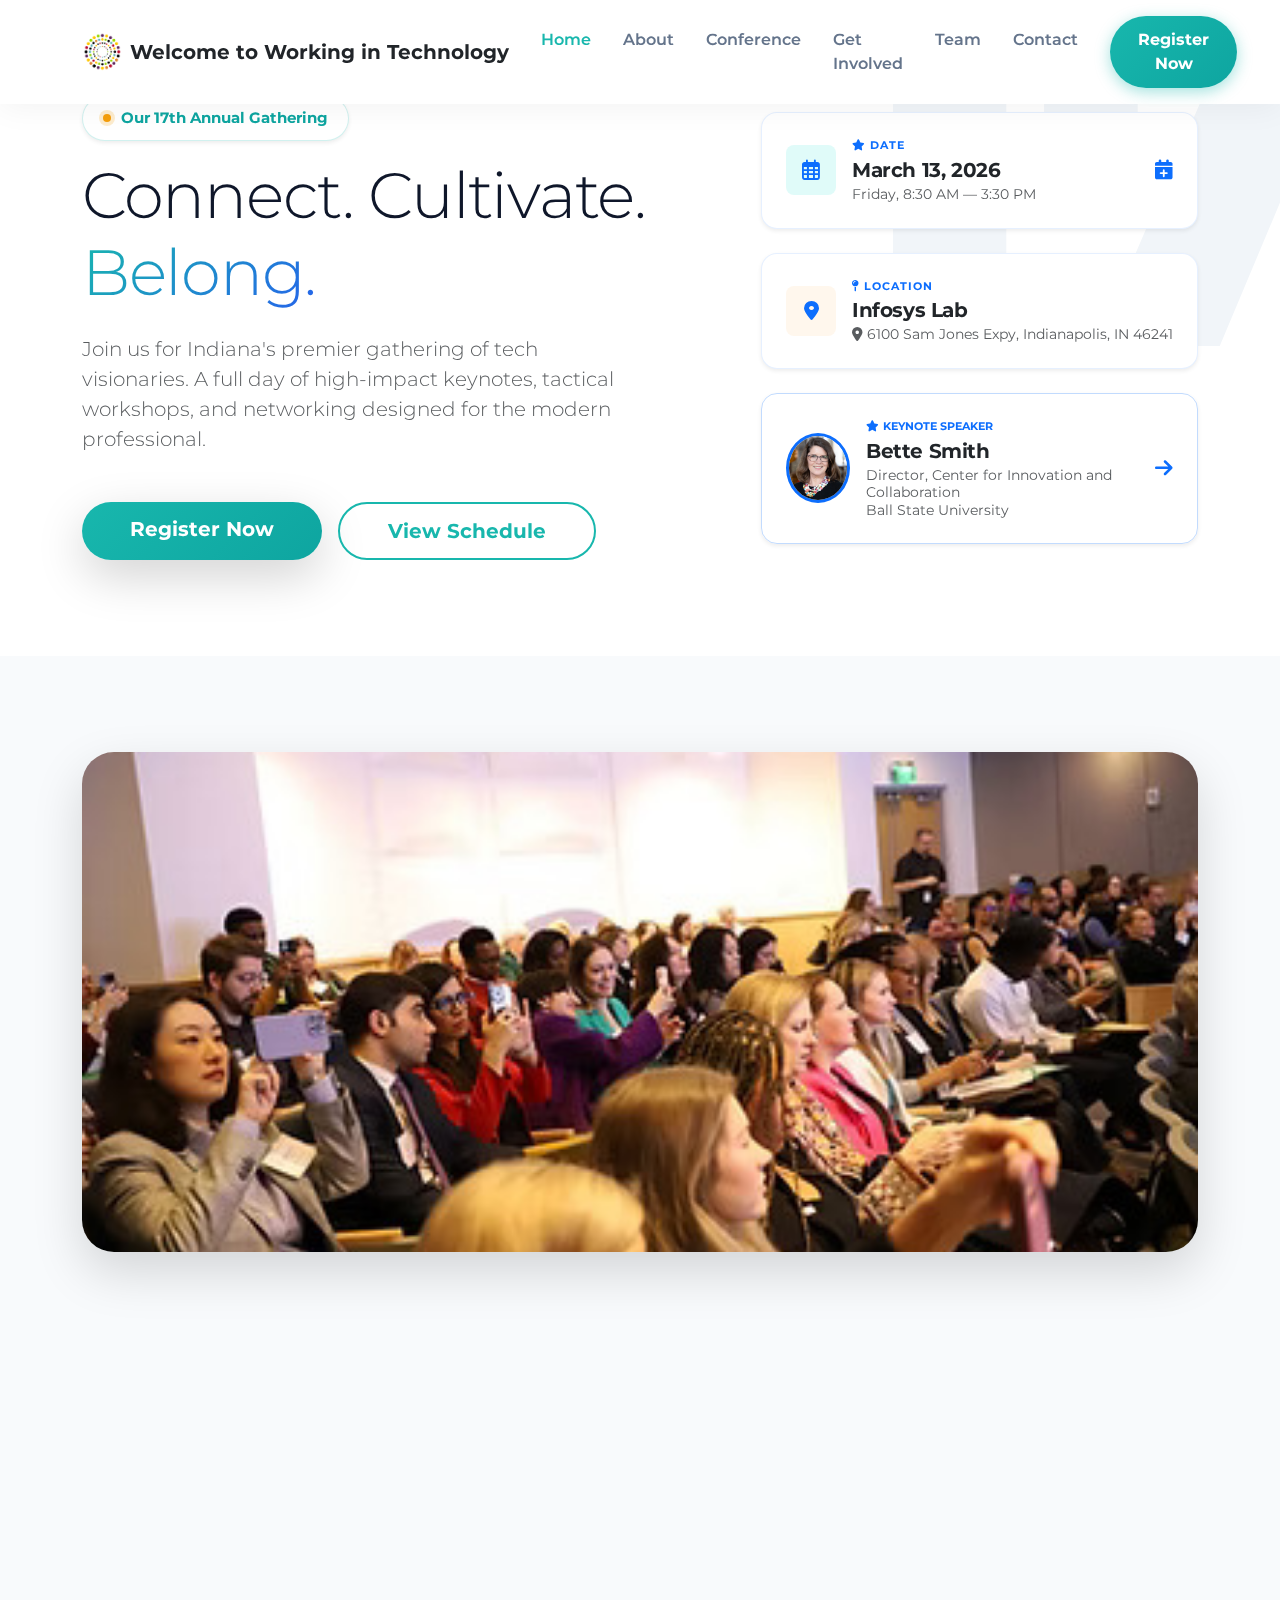
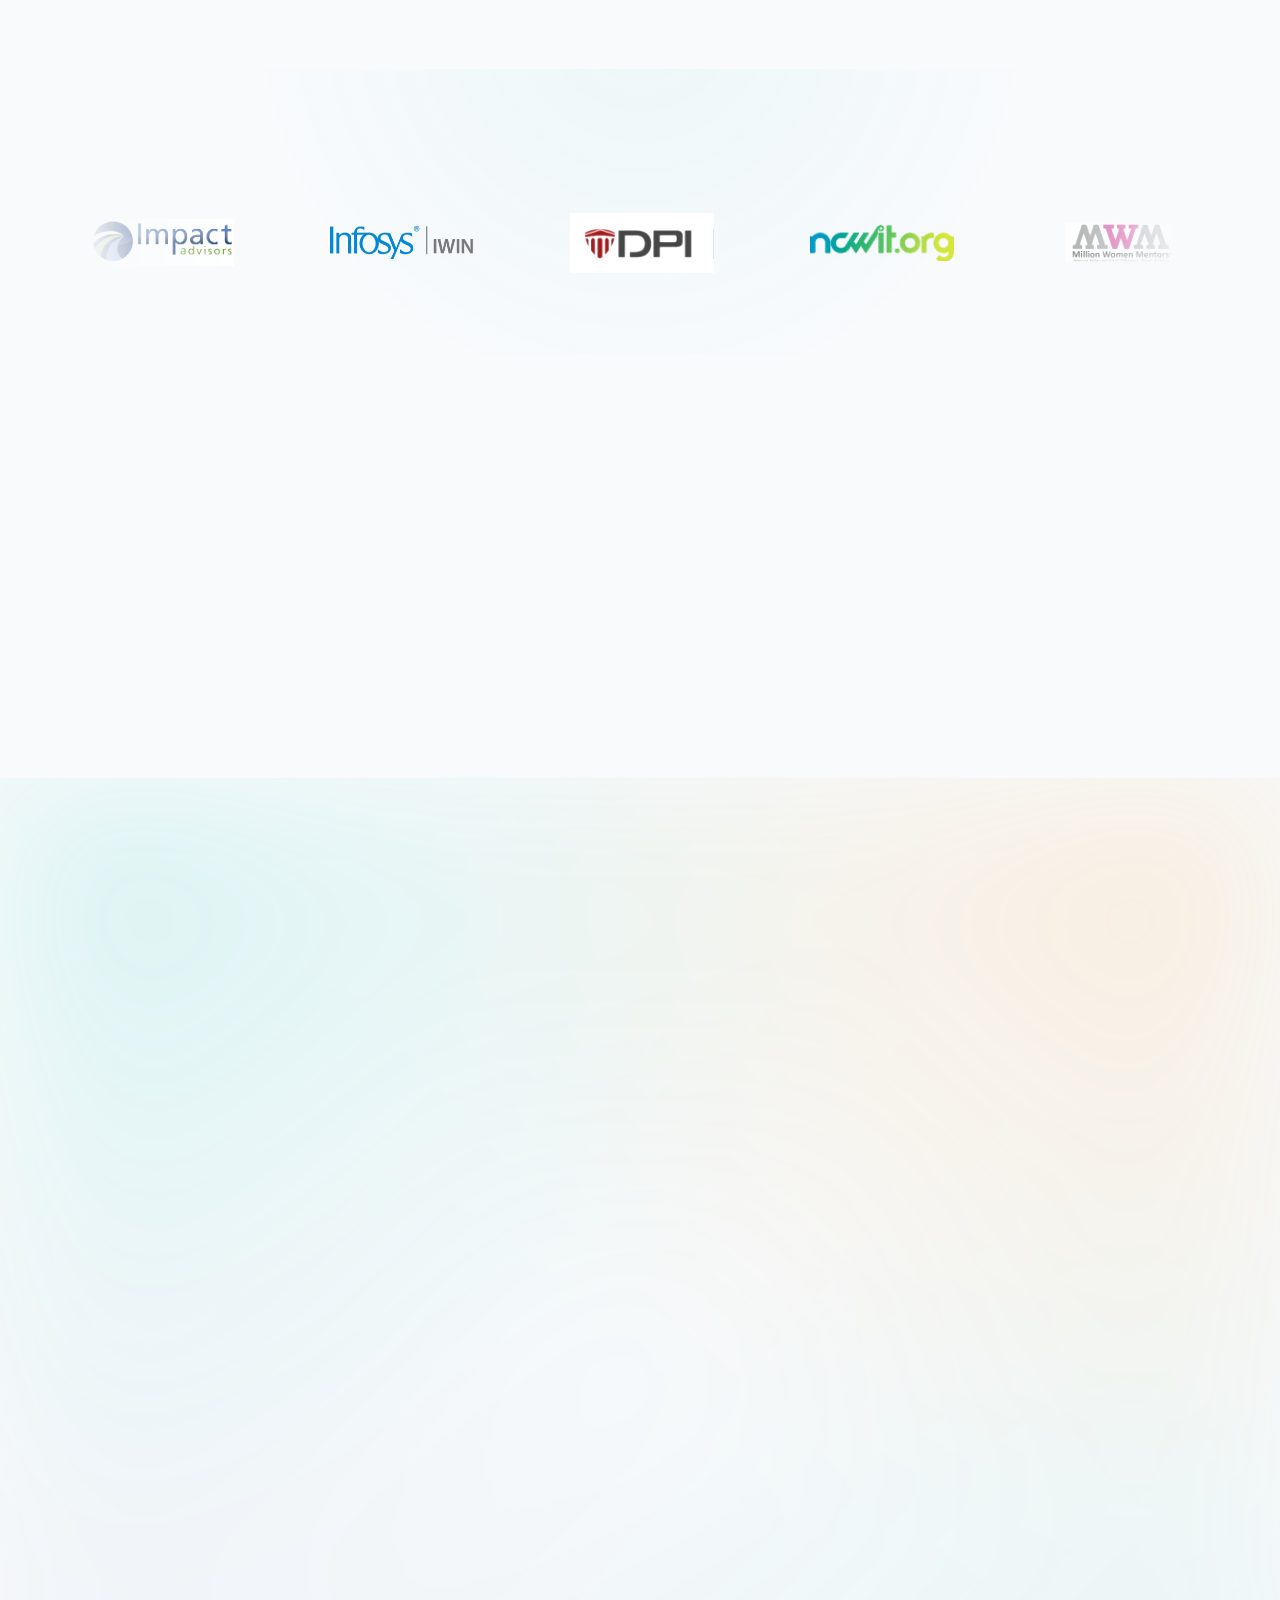
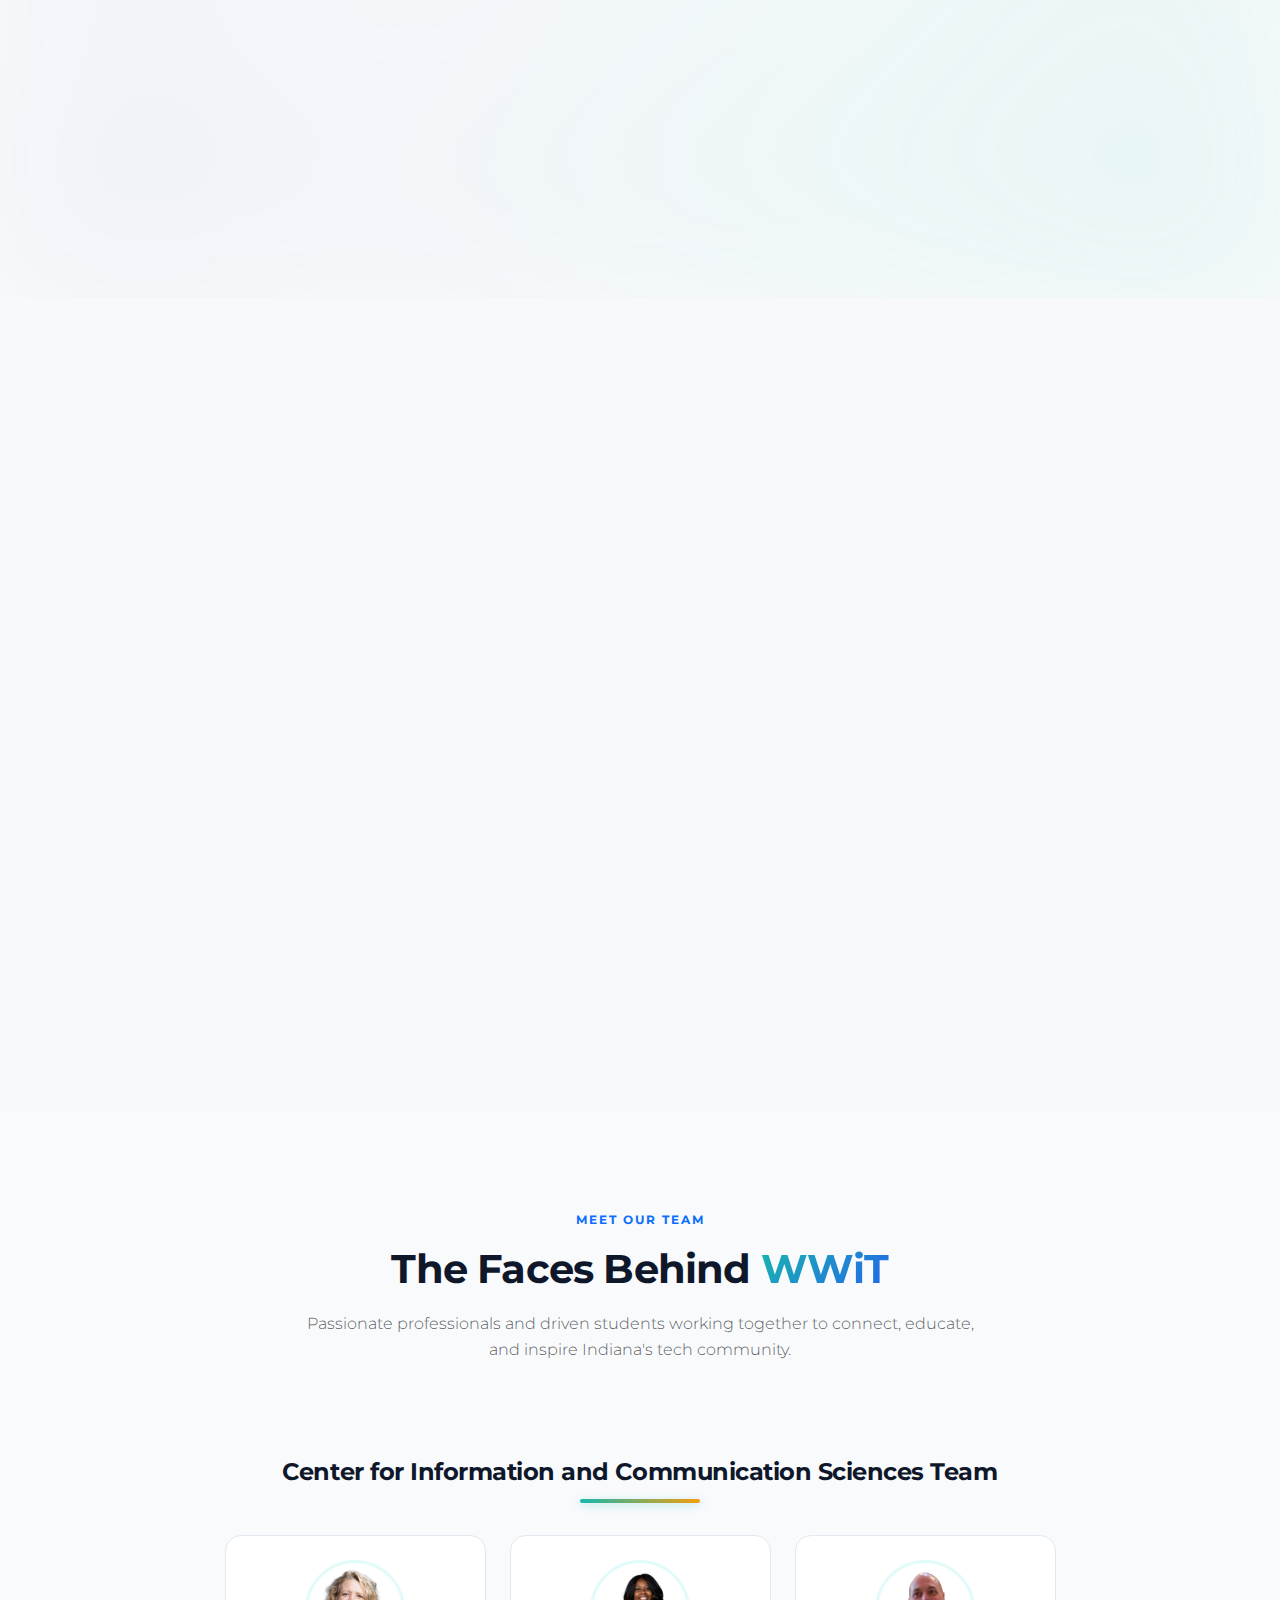
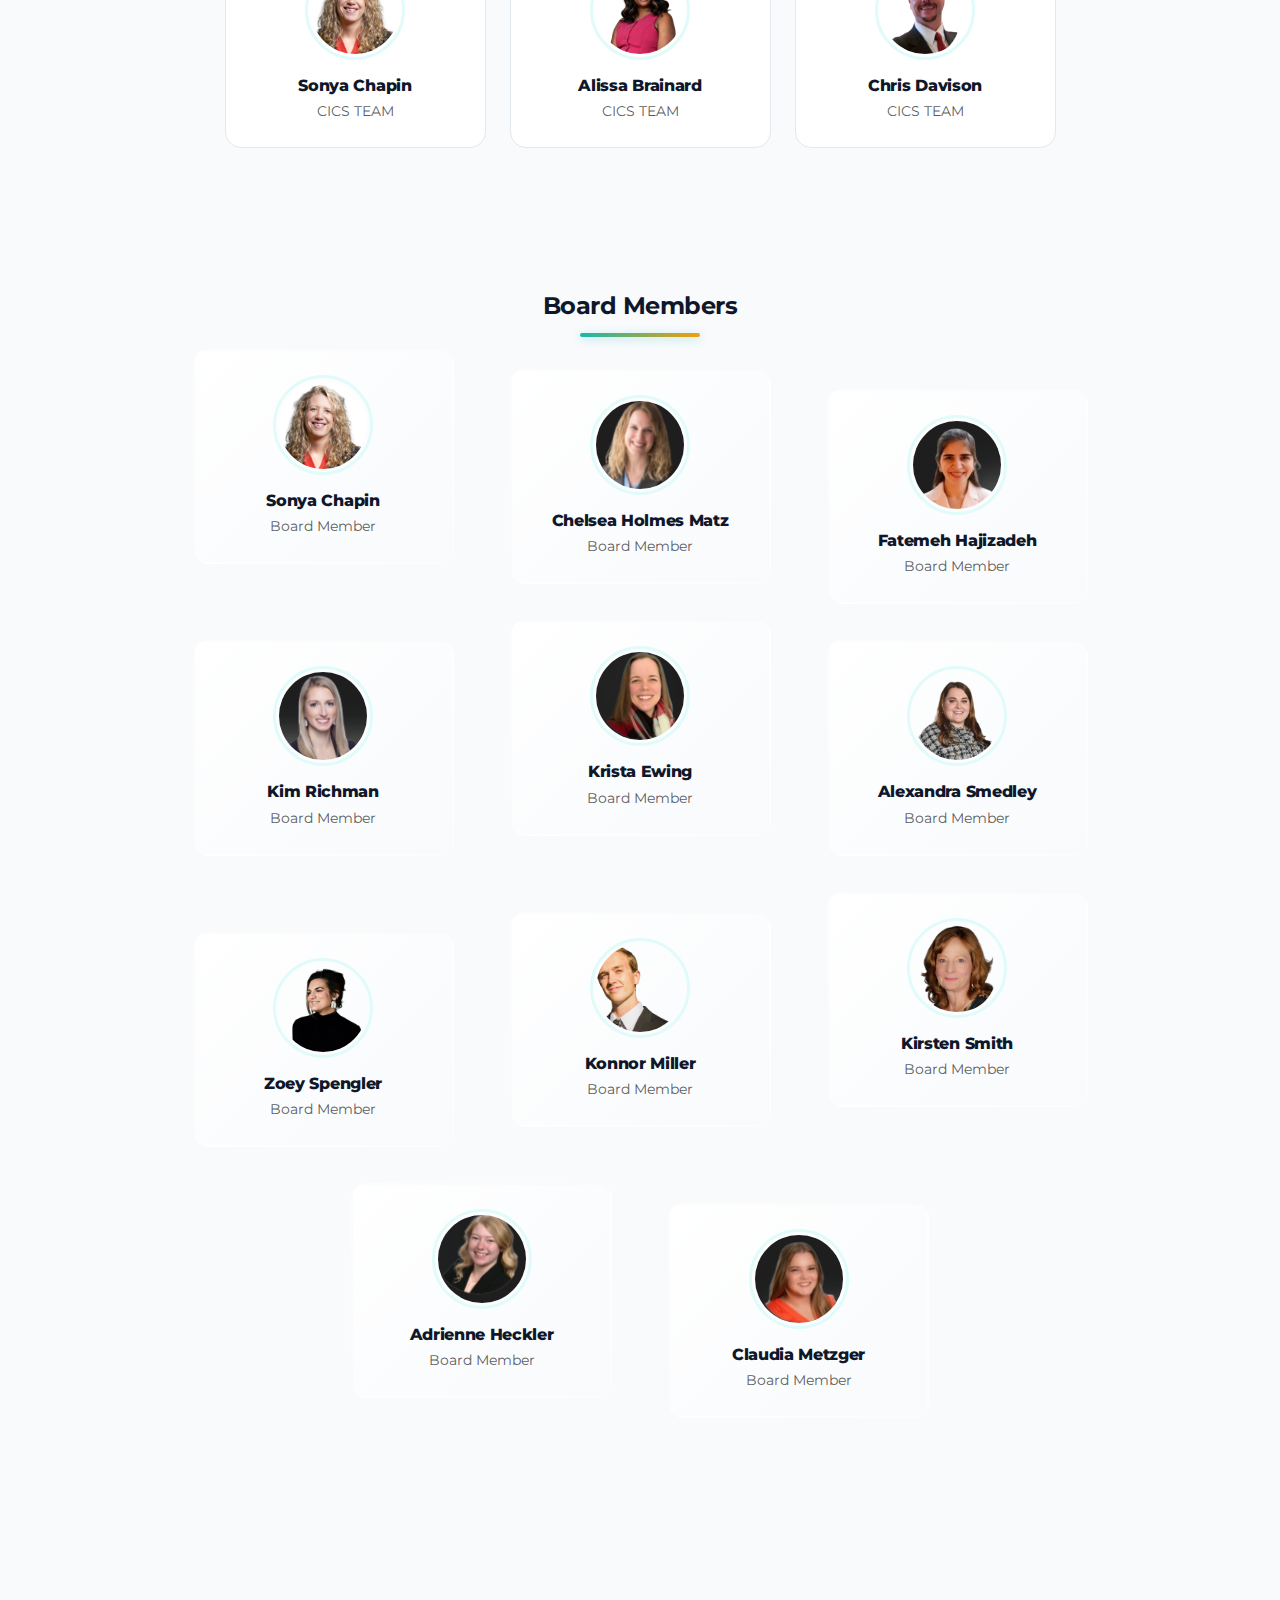
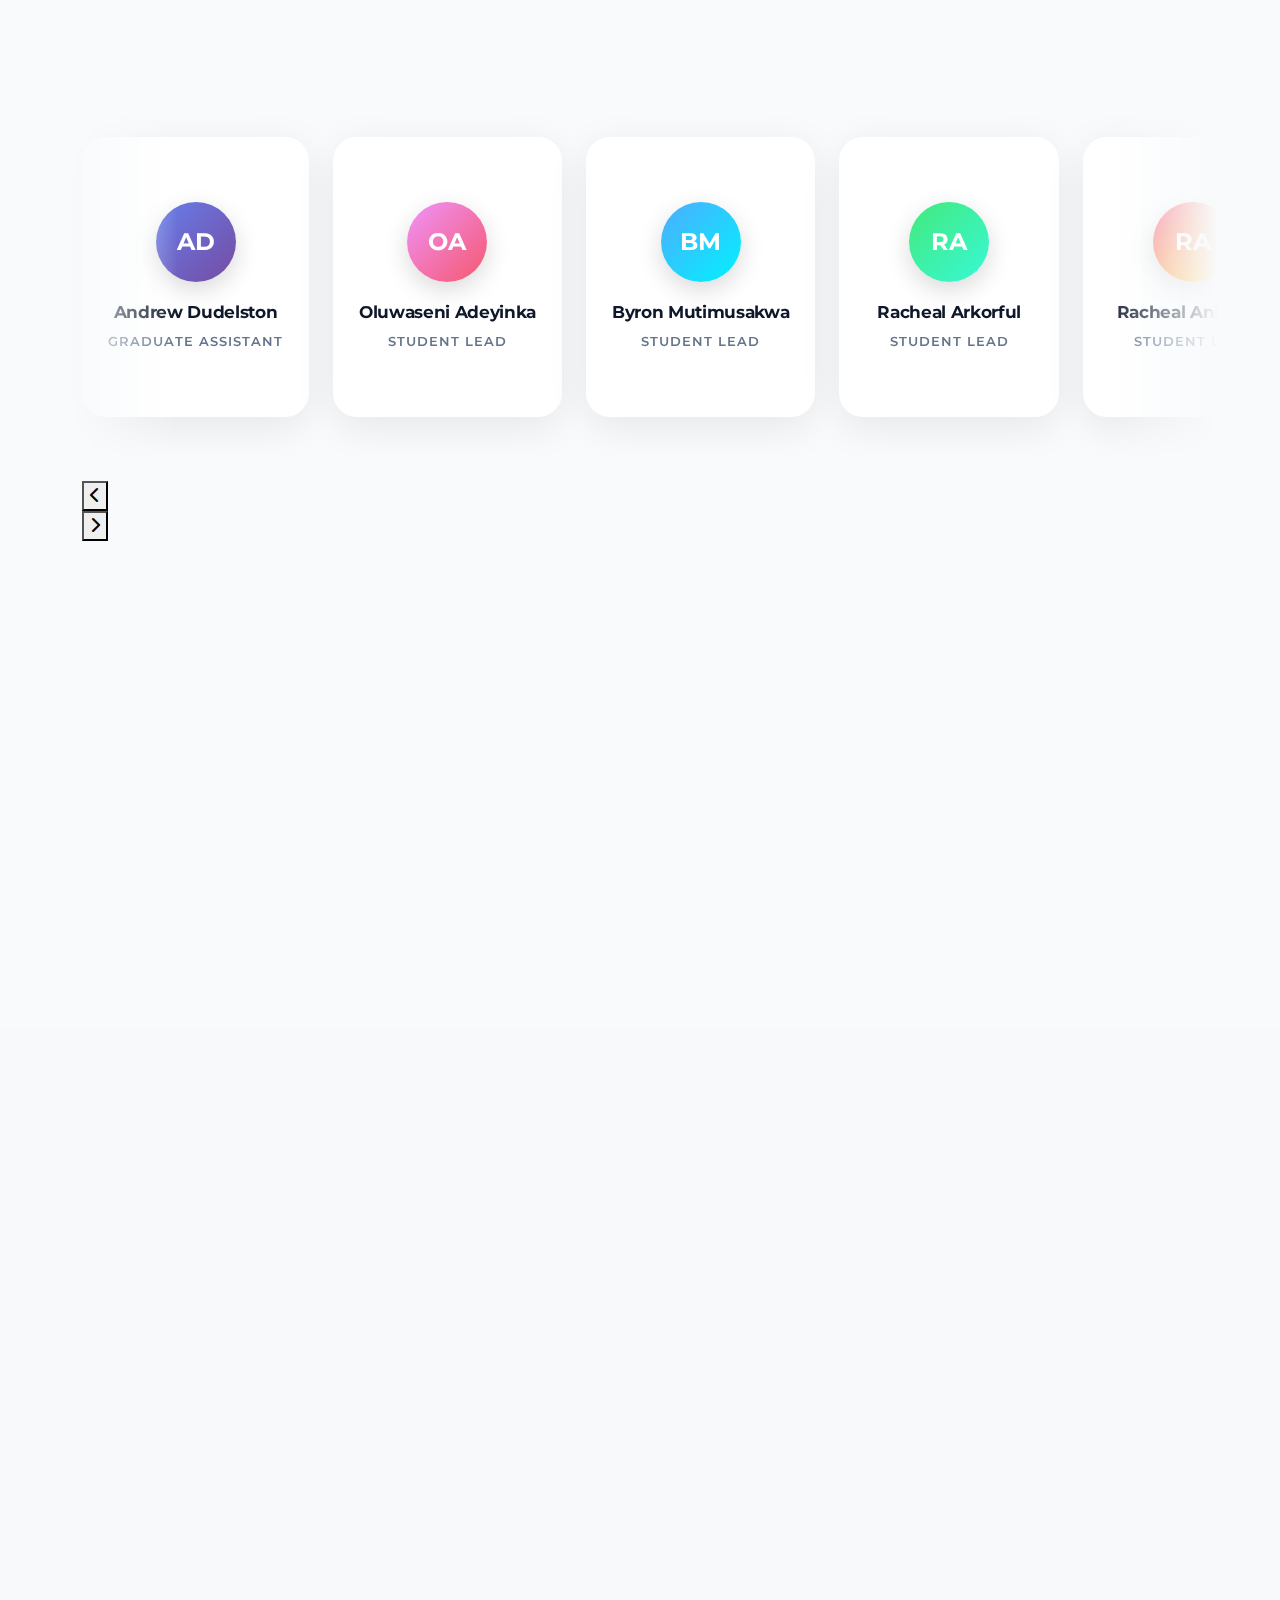
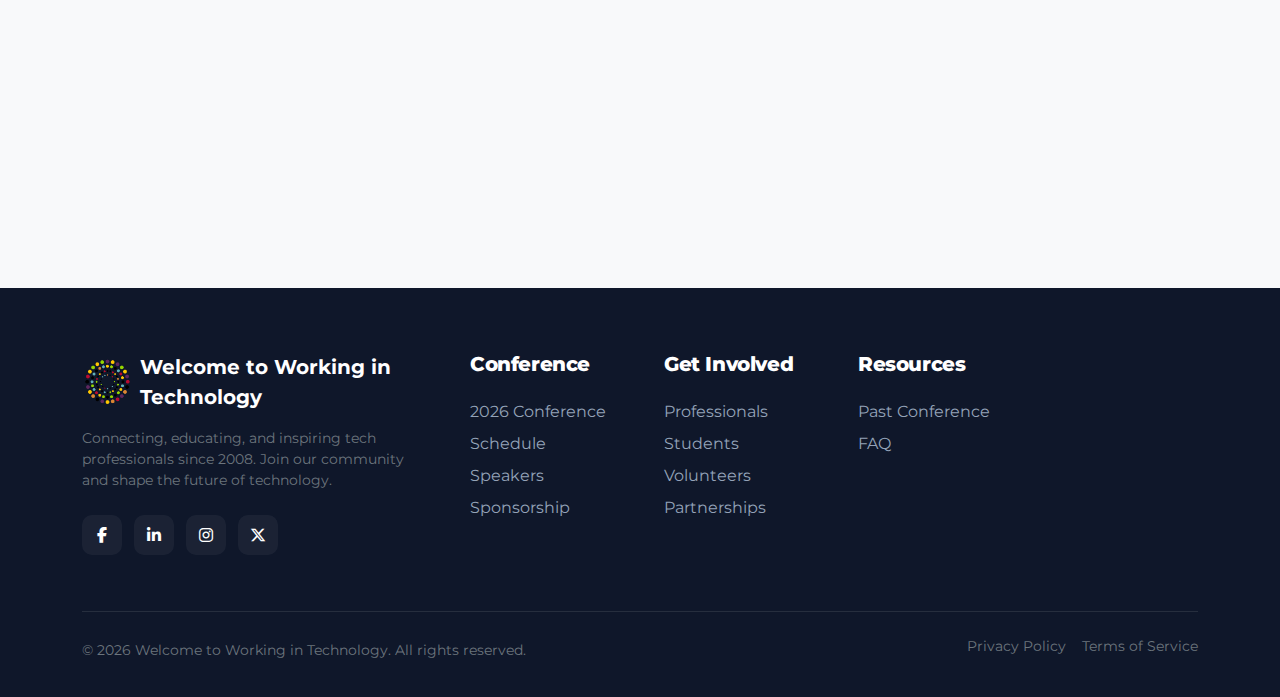
<file: index.html>
<!DOCTYPE html>
<html lang="en">

<head>
  <meta charset="UTF-8">
  <meta name="viewport" content="width=device-width, initial-scale=1.0">
  <title>Welcome to Working in Technology</title>

  <!-- Favicon -->
  <link rel="icon" type="image/png" href="images/logo.png">
  <link rel="shortcut icon" type="image/png" href="images/logo.png">
  <link rel="apple-touch-icon" href="images/logo.png">

  <!-- Bootstrap 5 CSS -->
  <link href="https://cdn.jsdelivr.net/npm/bootstrap@5.3.0/dist/css/bootstrap.min.css" rel="stylesheet">
  <!-- FontAwesome Icons -->
  <link rel="stylesheet" href="https://cdnjs.cloudflare.com/ajax/libs/font-awesome/6.6.0/css/all.min.css">
  <!-- AOS Animation Library -->
  <link href="https://unpkg.com/aos@2.3.1/dist/aos.css" rel="stylesheet">
  <!-- Custom Styles -->
  <link rel="stylesheet" href="styles.css">
</head>

<body>

  <!-- Navbar -->
  <nav class="navbar navbar-expand-lg fixed-top" id="mainNav">
    <div class="container">
      <a class="navbar-brand d-flex align-items-center" href="#">
        <img src="images/logo.png" alt="WIT Logo">
        <span class="d-none d-sm-inline-block fw-bold text-dark">Welcome to Working in Technology</span>
        <span class="d-sm-none fw-bold text-dark">WWiT</span>
      </a>
      <button class="navbar-toggler collapsed border-0 shadow-none" type="button" data-bs-toggle="collapse"
        data-bs-target="#navbarContent" aria-controls="navbarContent" aria-expanded="false"
        aria-label="Toggle navigation">
        <span></span>
        <span></span>
        <span></span>
      </button>
      <div class="collapse navbar-collapse" id="navbarContent">
        <ul class="navbar-nav ms-auto mb-2 mb-lg-0">
          <li class="nav-item"><a class="nav-link active" href="#home">Home</a></li>
          <li class="nav-item"><a class="nav-link" href="#about">About</a></li>
          <li class="nav-item"><a class="nav-link" href="#conference">Conference</a></li>
          <li class="nav-item"><a class="nav-link" href="#getinvolved">Get Involved</a></li>
          <li class="nav-item"><a class="nav-link" href="#team">Team</a></li>
          <li class="nav-item"><a class="nav-link" href="#contact">Contact</a></li>
        </ul>
        <div class="d-flex ms-lg-3">
          <a href="register.html" class="btn btn-primary text-white">Register Now</a>
        </div>
      </div>
    </div>
  </nav>

  <!-- Hero Section (Conference) -->
  <section id="home" class="py-5 conference-v2-section">
    <div class="conference-watermark">17</div>
    <div class="container py-5 position-relative z-index-2">
      <div class="row g-5 align-items-center">
        <div class="col-lg-7" data-aos="fade-right">
          <div class="hero-badge mb-3 bg-white shadow-sm anniversary-badge" data-aos="fade-down" data-aos-delay="200">
            <span class="dot"></span>
            Our 17th Annual Gathering
          </div>
          <h2 class="display-3 fw-black mb-4">Connect. Cultivate. <br><span class="text-gradient">Belong.</span></h2>
          <p class="lead text-muted mb-5" style="max-width: 550px;">
            Join us for Indiana's premier gathering of tech visionaries. A full day of high-impact keynotes, tactical
            workshops, and networking designed for the modern professional.
          </p>
          <div class="d-flex flex-wrap gap-3 hero-buttons">
            <a href="register.html" class="btn btn-primary btn-lg px-5 shadow-lg hero-btn">Register Now</a>
            <a href="schedule.html" class="btn btn-outline-primary btn-lg px-5 hero-btn">View Schedule</a>
          </div>
        </div>

        <div class="col-lg-5" data-aos="fade-left">
          <div class="row g-4">
            <!-- Event Date Card -->
            <div class="col-12">
              <a href="data:text/calendar;charset=utf-8,BEGIN:VCALENDAR%0AVERSION:2.0%0APRODID:-//WWiT%20Conference//EN%0ABEGIN:VEVENT%0AUID:wwit-conference-2026@wwit.org%0ADTSTAMP:20260313T083000Z%0ADTSTART:20260313T133000Z%0ADTEND:20260313T203000Z%0ASUMMARY:Welcome%20to%20Working%20in%20Technology%20Conference%0ADESCRIPTION:Join%20us%20for%20Indiana's%20premier%20gathering%20of%20tech%20visionaries.%20A%20full%20day%20of%20high-impact%20keynotes%2C%20tactical%20breakout%20sessions%2C%20networking%2C%20and%20lightning%20talks.%0ALOCATION:6100%20Sam%20Jones%20Expy%2C%20Indianapolis%2C%20IN%2046241%0ASTATUS:CONFIRMED%0AEND:VEVENT%0AEND:VCALENDAR" class="text-decoration-none d-block" title="Add to Calendar" style="transition: transform 0.2s, box-shadow 0.2s;">
                <div class="hero-info-card p-4 bg-white rounded-4 shadow-sm border border-primary border-opacity-10" style="cursor: pointer;">
                  <div class="d-flex align-items-center gap-3">
                    <div class="hero-info-icon d-flex align-items-center justify-content-center bg-teal-light rounded-3"
                      style="width: 50px; height: 50px; flex-shrink: 0;">
                      <i class="fa-regular fa-calendar-days text-primary" style="font-size: 1.25rem;"></i>
                    </div>
                    <div class="flex-grow-1">
                      <small class="text-primary fw-bold text-uppercase d-block mb-1"
                        style="font-size: 0.7rem; letter-spacing: 1px;">
                        <i class="fa-solid fa-star me-1"></i>Date
                      </small>
                      <h5 class="mb-1 fw-bold text-dark">March 13, 2026</h5>
                      <p class="mb-0 small text-muted lh-sm">Friday, 8:30 AM — 3:30 PM</p>
                    </div>
                    <i class="fa-solid fa-calendar-plus text-primary" style="font-size: 1.25rem;"></i>
                  </div>
                </div>
              </a>
            </div>

            <!-- Event Location Card -->
            <div class="col-12">
              <a href="https://www.google.com/maps/search/?api=1&query=6100+Sam+Jones+Expy+Indianapolis+IN+46241" target="_blank" class="text-decoration-none d-block" style="transition: transform 0.2s, box-shadow 0.2s;">
                <div class="hero-info-card p-4 bg-white rounded-4 shadow-sm border border-primary border-opacity-10" style="cursor: pointer;">
                  <div class="d-flex align-items-center gap-3">
                    <div class="hero-info-icon d-flex align-items-center justify-content-center bg-orange-light rounded-3"
                      style="width: 50px; height: 50px; flex-shrink: 0;">
                      <i class="fa-solid fa-location-dot text-primary" style="font-size: 1.25rem;"></i>
                    </div>
                    <div class="flex-grow-1">
                      <small class="text-primary fw-bold text-uppercase d-block mb-1"
                        style="font-size: 0.7rem; letter-spacing: 1px;">
                        <i class="fa-solid fa-map-pin me-1"></i>Location
                      </small>
                      <h5 class="mb-1 fw-bold text-dark">Infosys Lab</h5>
                      <p class="mb-0 small text-muted lh-sm">
                        <i class="fa-solid fa-map-marker-alt me-1"></i>6100 Sam Jones Expy, Indianapolis, IN 46241
                      </p>
                    </div>
                  </div>
                </div>
              </a>
            </div>

            <!-- Keynote Speaker -->
            <div class="col-12">
              <a href="speakers.html" class="text-decoration-none d-block" style="transition: transform 0.2s, box-shadow 0.2s;">
                <div
                  class="hero-info-card p-4 bg-gradient-to-br from-white to-gray-50 rounded-4 shadow-sm border border-primary border-opacity-25" style="cursor: pointer;">
                  <div class="d-flex align-items-center gap-3">
                    <img src="images/bette_smith.png" alt="Bette Smith"
                      class="rounded-circle border border-3 border-primary"
                      style="width: 70px; height: 70px; object-fit: cover;">
                    <div class="flex-grow-1">
                      <small class="text-primary fw-bold text-uppercase letter-spacing-2 d-block mb-1"
                        style="font-size: 0.7rem;">
                        <i class="fa-solid fa-star me-1"></i>Keynote Speaker
                      </small>
                      <h5 class="mb-1 fw-bold text-dark">Bette Smith</h5>
                      <p class="mb-0 small text-muted lh-sm">Director, Center for Innovation and Collaboration<br>Ball
                        State University</p>
                    </div>
                    <i class="fa-solid fa-arrow-right text-primary" style="font-size: 1.25rem;"></i>
                  </div>
                </div>
              </a>
            </div>
          </div>
        </div>
      </div>
    </div>
  </section>

  <!-- About Section -->
  <section id="about" class="py-5">
    <div class="container py-5">
      <div class="row mb-5" data-aos="fade-up">
        <div class="col-12">
          <div class="about-overlap-wrapper">
            <div class="about-image-container">
              <img src="images/crowd.jpg" alt="WWiT Community Crowd" class="about-image-full">
            </div>
            <div class="about-content-card" data-aos="fade-up" data-aos-delay="200">
              <span class="text-primary fw-bold text-uppercase letter-spacing-2">About Us</span>
              <h2 class="display-5 mt-2 mb-4">Empowering Tech Professionals Since 2008</h2>
              <p class="text-muted lead mb-0">
                We strive to educate, connect, and inspire professionals and students working in technology.
                Fostering a supportive community where everyone can thrive.
              </p>
            </div>
          </div>
        </div>
      </div>

      <!-- Redesigned Partners Section (Relocated) -->
      <div class="row pt-2 pb-4">
        <div class="col-12">
          <section class="partners-carousel-section rounded-5 pt-2 pb-5 border-0" style="background: transparent;">
            <div class="container mb-4 text-center" data-aos="fade-up">
              <h6 class="text-primary fw-black text-uppercase letter-spacing-5 mb-3" style="font-size: 0.7rem;">Our
                Network</h6>
              <h2 class="display-6 fw-bold">Trusted by Industry <span class="text-gradient">Leaders</span></h2>
            </div>
            <div class="marquee-container-v2">
              <div class="marquee-track">
                <!-- Same logos as before -->
                <div class="partner-logo-box"><img src="images/1.png" alt="Partner"></div>
                <div class="partner-logo-box"><img src="images/2.png" alt="Partner"></div>
                <div class="partner-logo-box"><img src="images/3.png" alt="Partner"></div>
                <div class="partner-logo-box"><img src="images/4.png" alt="Partner"></div>
                <div class="partner-logo-box"><img src="images/5.png" alt="Partner"></div>
                <div class="partner-logo-box"><img src="images/6.png" alt="Partner"></div>
                <div class="partner-logo-box"><img src="images/7.png" alt="Partner"></div>
                <div class="partner-logo-box"><img src="images/8.png" alt="Partner"></div>
                <div class="partner-logo-box"><img src="images/9.png" alt="Partner"></div>
                <div class="partner-logo-box"><img src="images/10.png" alt="Partner"></div>
                <div class="partner-logo-box"><img src="images/1.png" alt="Partner"></div>
                <div class="partner-logo-box"><img src="images/2.png" alt="Partner"></div>
                <div class="partner-logo-box"><img src="images/3.png" alt="Partner"></div>
                <div class="partner-logo-box"><img src="images/4.png" alt="Partner"></div>
                <div class="partner-logo-box"><img src="images/5.png" alt="Partner"></div>
              </div>
            </div>
          </section>
        </div>
      </div>

      <div class="row g-4">
        <div class="col-md-4" data-aos="fade-up" data-aos-delay="100">
          <div class="feature-card">
            <div class="icon-box">
              <i class="fa-solid fa-users"></i>
            </div>
            <h3>Connect</h3>
            <p class="text-muted">Build meaningful relationships with professionals, mentors, and industry leaders who
              share your passion.</p>
          </div>
        </div>
        <div class="col-md-4" data-aos="fade-up" data-aos-delay="200">
          <div class="feature-card">
            <div class="icon-box">
              <i class="fa-solid fa-lightbulb"></i>
            </div>
            <h3>Educate</h3>
            <p class="text-muted">Access workshops, sessions, and resources designed to expand your skills in the
              ever-evolving tech landscape.</p>
          </div>
        </div>
        <div class="col-md-4" data-aos="fade-up" data-aos-delay="300">
          <div class="feature-card">
            <div class="icon-box">
              <i class="fa-solid fa-heart"></i>
            </div>
            <h3>Inspire</h3>
            <p class="text-muted">Share stories, celebrate achievements, and motivate the next generation of technology
              leaders.</p>
          </div>
        </div>
      </div>
    </div>
  </section>



  <!-- Conference Section (Welcome) -->
  <section id="conference" class="hero-section">
    <!-- Animated Mesh Background -->
    <div class="hero-mesh-bg"></div>

    <div class="container hero-content">
      <div class="row align-items-center gy-5 text-center text-lg-start">
        <div class="col-lg-6 d-flex flex-column align-items-center align-items-lg-start" data-aos="fade-right"
          data-aos-duration="1000">
          <div class="hero-badge">
            <span class="dot"></span>
            2026 Conference Registration Open!
          </div>
          <h1 class="display-3 mb-4 fw-black" style="font-weight: 800;">
            Welcome to <span class="text-gradient">Working</span><br>
            in <span class="text-accent-gradient">Technology</span>
          </h1>
          <p class="lead text-secondary mb-5 fw-medium" style="max-width: 90%;">
            Connect, Educate, Inspire. Join our community of tech professionals and students shaping the future of
            technology.
          </p>

          <!-- Clean Event Details -->
          <div class="d-flex flex-wrap align-items-center gap-4 mb-5" data-aos="fade-up" data-aos-delay="400">
            <!-- Date -->
            <a href="data:text/calendar;charset=utf-8,BEGIN:VCALENDAR%0AVERSION:2.0%0APRODID:-//WWiT%20Conference//EN%0ABEGIN:VEVENT%0AUID:wwit-conference-2026@wwit.org%0ADTSTAMP:20260313T083000Z%0ADTSTART:20260313T133000Z%0ADTEND:20260313T203000Z%0ASUMMARY:Welcome%20to%20Working%20in%20Technology%20Conference%0ADESCRIPTION:Join%20us%20for%20Indiana's%20premier%20gathering%20of%20tech%20visionaries.%20A%20full%20day%20of%20high-impact%20keynotes%2C%20tactical%20breakout%20sessions%2C%20networking%2C%20and%20lightning%20talks.%0ALOCATION:6100%20Sam%20Jones%20Expy%2C%20Indianapolis%2C%20IN%2046241%0ASTATUS:CONFIRMED%0AEND:VEVENT%0AEND:VCALENDAR" class="text-decoration-none d-block" title="Add to Calendar" style="transition: opacity 0.2s;">
              <div class="d-flex align-items-center gap-3" style="cursor: pointer;">
                <i class="fa-regular fa-calendar-days text-primary" style="font-size: 1.5rem;"></i>
                <div>
                  <small class="text-muted text-uppercase d-block mb-1"
                    style="font-size: 0.7rem; font-weight: 600; letter-spacing: 1px;">Date</small>
                  <span class="text-dark fw-bold d-block" style="font-size: 1.05rem;">Friday, March 13, 2026</span>
                </div>
              </div>
            </a>

            <!-- Divider -->
            <div style="width: 1px; height: 40px; background: #e2e8f0;"></div>

            <!-- Location -->
            <a href="https://www.google.com/maps/search/?api=1&query=6100+Sam+Jones+Expy+Indianapolis+IN+46241" target="_blank" class="text-decoration-none d-block" style="transition: opacity 0.2s;">
              <div class="d-flex align-items-center gap-3" style="cursor: pointer;">
                <i class="fa-solid fa-location-dot text-primary" style="font-size: 1.5rem;"></i>
                <div>
                  <small class="text-muted text-uppercase d-block mb-1"
                    style="font-size: 0.7rem; font-weight: 600; letter-spacing: 1px;">Location</small>
                  <span class="text-dark fw-bold d-block" style="font-size: 1.05rem;">Infosys Lab, Indianapolis</span>
                  <span class="text-muted d-block" style="font-size: 0.85rem; text-decoration: underline;">
                    <i class="fa-solid fa-map-marker-alt me-1"></i>6100 Sam Jones Expy, Indianapolis, IN 46241
                  </span>
                </div>
              </div>
            </a>
          </div>

          <div class="d-flex flex-wrap justify-content-center justify-content-lg-start gap-4">
            <a href="register.html" class="btn btn-primary text-white btn-hero-premium shadow-lg rounded-pill">Register
              for 2026</a>
            <a href="why-attend.html" class="btn btn-hero-ghost">Why attend?</a>
          </div>

          <!-- Pricing Pills -->
          <!-- Pricing Pills -->
          <!-- Redesigned Typographic Pricing -->
          <div class="pricing-info-modern mt-5" data-aos="fade-up" data-aos-delay="600">
            <div class="pricing-item-modern">
              <i class="fa-solid fa-briefcase pricing-icon-modern"></i>
              <div class="pricing-text-modern">
                <span class="pricing-label-modern">Professional</span>
                <span class="pricing-value-modern">$80</span>
              </div>
            </div>
            <div class="dash-divider-v3" style="height: 40px; opacity: 0.1;"></div>
            <div class="pricing-item-modern">
              <i class="fa-solid fa-graduation-cap pricing-icon-modern accent"></i>
              <div class="pricing-text-modern">
                <span class="pricing-label-modern">Student</span>
                <span class="pricing-value-modern">$40</span>
              </div>
            </div>
          </div>
        </div>

        <div class="col-lg-6 position-relative d-none d-lg-block" data-aos="fade-left" data-aos-duration="1200">
          <div class="hero-visual-wrapper">
            <div class="hero-circle-deco deco-1 d-none d-lg-block"></div>
            <div class="hero-circle-deco deco-2 d-none d-lg-block"></div>

            <!-- Floating Glass Cards -->
            <!-- Mini Floating Widgets -->
            <div class="floating-mini-icon text-primary d-none d-lg-block"
              style="top: 20%; left: 10%; animation-delay: 0.5s;">
              <i class="fa-solid fa-code"></i>
            </div>
            <div class="floating-mini-icon text-warning d-none d-lg-block"
              style="bottom: 25%; right: 15%; animation-delay: 1.5s;">
              <i class="fa-solid fa-cloud"></i>
            </div>
            <div class="floating-mini-icon text-success d-none d-lg-block"
              style="top: 15%; right: 30%; animation-delay: 2.5s;">
              <i class="fa-solid fa-chart-line"></i>
            </div>

            <!-- Main Center Card -->
            <a href="register.html" class="glass-card-float card-main d-none d-lg-block text-decoration-none"
              style="cursor: pointer;">
              <div class="icon-circle">
                <i class="fa-solid fa-bolt"></i>
              </div>
              <h4 class="mb-2">Build your network</h4>
              <p class="text-muted small mb-0 fw-semibold">Expand your reach!</p>
            </a>

            <!-- Top Right Card -->
            <a href="schedule.html" class="glass-card-float card-top-right p-3 d-none d-lg-block text-decoration-none"
              style="cursor: pointer;">
              <div class="d-flex align-items-center gap-3">
                <div
                  class="bg-warning bg-opacity-10 text-warning rounded-3 d-flex align-items-center justify-content-center"
                  style="width: 45px; height: 45px;">
                  <i class="fa-solid fa-lightbulb"></i>
                </div>
                <div>
                  <h6 class="mb-0">Inspiring Keynotes</h6>
                  <small class="text-muted">Visionary Talks</small>
                </div>
              </div>
            </a>

            <!-- Bottom Left Card -->
            <a href="schedule.html" class="glass-card-float card-bottom-left p-3 d-none d-lg-block text-decoration-none"
              style="cursor: pointer;">
              <div class="d-flex align-items-center gap-3">
                <div
                  class="bg-success bg-opacity-10 text-success rounded-3 d-flex align-items-center justify-content-center"
                  style="width: 45px; height: 45px;">
                  <i class="fa-solid fa-laptop-code"></i>
                </div>
                <div>
                  <h6 class="mb-0">Hands-on Workshops</h6>
                  <small class="text-muted">Skill Building</small>
                </div>
              </div>
            </a>
          </div>
        </div>
      </div>
    </div>
  </section>

  <!-- Get Involved -->
  <section id="getinvolved" class="py-5 bg-light">
    <div class="container py-5">
      <div class="text-center mb-5" data-aos="fade-up">
        <span class="text-primary fw-bold text-uppercase">Get Involved</span>
        <h2 class="display-5 mt-2">Find Your <span class="text-accent-gradient">Path to Impact</span></h2>
        <p class="text-muted">Whether you're a professional, student, or volunteer, there's a place for you.</p>
      </div>

      <div class="row g-4">
        <!-- Professional -->
        <div class="col-lg-4 d-flex" data-aos="fade-up" data-aos-delay="100">
          <div class="feature-card w-100 d-flex flex-column">
            <div class="icon-box" style="background: var(--accent);">
              <i class="fa-solid fa-briefcase"></i>
            </div>
            <h3>Professionals</h3>
            <p class="text-muted mb-4">Share your expertise, mentor the next generation, and expand your network.</p>
            <ul class="list-unstyled text-muted mb-auto">
              <li class="mb-2"><i class="fa-solid fa-check text-primary me-2"></i>Speaking Opportunities</li>
              <li class="mb-2"><i class="fa-solid fa-check text-primary me-2"></i>Sponsorship Packages</li>
              <li><i class="fa-solid fa-check text-primary me-2"></i>Board Positions</li>
            </ul>
            <a href="opportunities.html" class="btn btn-outline-primary w-100 mt-4">Explore Opportunities</a>
          </div>
        </div>

        <!-- Student -->
        <div class="col-lg-4 d-flex" data-aos="fade-up" data-aos-delay="200">
          <div class="feature-card w-100 d-flex flex-column" style="border-color: var(--accent);">
            <div class="icon-box bg-warning">
              <i class="fa-solid fa-graduation-cap"></i>
            </div>
            <h3>Students</h3>
            <p class="text-muted mb-4">Launch your tech career with exclusive access to industry professionals.</p>
            <ul class="list-unstyled text-muted mb-auto">
              <li class="mb-2"><i class="fa-solid fa-check text-warning me-2"></i>Discounted Tickets</li>
              <li class="mb-2"><i class="fa-solid fa-check text-warning me-2"></i>Career Workshops</li>
              <li><i class="fa-solid fa-check text-warning me-2"></i>Mentorship Programs</li>
            </ul>
            <a href="student-sponsorship.html" class="btn btn-outline-primary w-100 mt-4">Sponsor Students</a>
          </div>
        </div>

        <!-- Volunteer -->
        <div class="col-lg-4 d-flex" data-aos="fade-up" data-aos-delay="300">
          <div class="feature-card w-100 d-flex flex-column">
            <div class="icon-box">
              <i class="fa-solid fa-hand-holding-heart"></i>
            </div>
            <h3>Volunteers</h3>
            <p class="text-muted mb-4">Be part of the team. Gain experience and give back to the community.</p>
            <ul class="list-unstyled text-muted mb-auto">
              <li class="mb-2"><i class="fa-solid fa-check text-primary me-2"></i>Event Planning</li>
              <li class="mb-2"><i class="fa-solid fa-check text-primary me-2"></i>Social Media Team</li>
              <li><i class="fa-solid fa-check text-primary me-2"></i>Day-of Support</li>
            </ul>
            <a href="join-team.html" class="btn btn-outline-primary w-100 mt-4">Join Our Team</a>
          </div>
        </div>
      </div>
    </div>
  </section>



  <!-- Team Section -->
  <section id="team" class="py-5">
    <div class="container py-5">
      <div class="text-center mb-5">
        <span class="text-primary fw-bold text-uppercase letter-spacing-2">Meet Our Team</span>
        <h2 class="display-5 mt-2 fw-bold">The Faces Behind <span class="text-gradient">WWiT</span></h2>
        <p class="text-muted lead" style="max-width: 700px; margin: 1rem auto 0;">
          Passionate professionals and driven students working together to connect, educate, and inspire Indiana's tech
          community.
        </p>
      </div>

      <h4 class="mb-4 text-center">Center for Information and Communication Sciences Team</h4>

      <!-- Desktop Grid -->
      <div class="row g-4 justify-content-center mb-5 team-grid-desktop">
        <div class="col-6 col-md-3">
          <div class="team-card">
            <div class="team-avatar"><img src="images/sonya.jpg" alt="Sonya"></div>
            <h6 class="mb-1">Sonya Chapin</h6>
            <small class="text-muted text-uppercase">CICS Team</small>
          </div>
        </div>
        <div class="col-6 col-md-3">
          <div class="team-card">
            <div class="team-avatar"><img src="images/alissa.png" alt="Alissa"></div>
            <h6 class="mb-1">Alissa Brainard</h6>
            <small class="text-muted text-uppercase">CICS Team</small>
          </div>
        </div>
        <div class="col-6 col-md-3">
          <div class="team-card">
            <div class="team-avatar"><img src="images/chris.png" alt="Chris"></div>
            <h6 class="mb-1">Chris Davison</h6>
            <small class="text-muted text-uppercase">CICS Team</small>
          </div>
        </div>
      </div>

      <!-- Mobile Carousel -->
      <div class="team-carousel-mobile" style="display: none;">
        <div id="cicsCarousel">
          <!-- First set -->
          <div class="team-carousel-item">
            <div class="team-card">
              <div class="team-avatar"><img src="images/sonya.jpg" alt="Sonya"></div>
              <h6 class="mb-1">Sonya Chapin</h6>
              <small class="text-muted text-uppercase">CICS Team</small>
            </div>
          </div>
          <div class="team-carousel-item">
            <div class="team-card">
              <div class="team-avatar"><img src="images/alissa.png" alt="Alissa"></div>
              <h6 class="mb-1">Alissa Brainard</h6>
              <small class="text-muted text-uppercase">CICS Team</small>
            </div>
          </div>
          <div class="team-carousel-item">
            <div class="team-card">
              <div class="team-avatar"><img src="images/chris.png" alt="Chris"></div>
              <h6 class="mb-1">Chris Davison</h6>
              <small class="text-muted text-uppercase">CICS Team</small>
            </div>
          </div>
          <!-- Duplicate set for seamless loop -->
          <div class="team-carousel-item">
            <div class="team-card">
              <div class="team-avatar"><img src="images/sonya.jpg" alt="Sonya"></div>
              <h6 class="mb-1">Sonya Chapin</h6>
              <small class="text-muted text-uppercase">CICS Team</small>
            </div>
          </div>
          <div class="team-carousel-item">
            <div class="team-card">
              <div class="team-avatar"><img src="images/alissa.png" alt="Alissa"></div>
              <h6 class="mb-1">Alissa Brainard</h6>
              <small class="text-muted text-uppercase">CICS Team</small>
            </div>
          </div>
          <div class="team-carousel-item">
            <div class="team-card">
              <div class="team-avatar"><img src="images/chris.png" alt="Chris"></div>
              <h6 class="mb-1">Chris Davison</h6>
              <small class="text-muted text-uppercase">CICS Team</small>
            </div>
          </div>
        </div>
      </div>

      <br>
      <br>
      <h4 class="mb-4 text-center">Board Members</h4>

      <!-- Desktop Grid -->
      <div class="row g-4 justify-content-center mb-5 team-grid-desktop board-grid-desktop">
        <div class="col-6 col-md-3">
          <div class="team-card">
            <div class="team-avatar"><img src="images/sonya.jpg" alt="Sonya"></div>
            <h6 class="mb-1">Sonya Chapin</h6>
            <small class="text-muted">Board Member</small>
          </div>
        </div>
        <div class="col-6 col-md-3">
          <div class="team-card">
            <div class="team-avatar"><img src="images/chelsea.png" alt="Chelsea"></div>
            <h6 class="mb-1">Chelsea Holmes Matz</h6>
            <small class="text-muted">Board Member</small>
          </div>
        </div>
        <div class="col-6 col-md-3">
          <div class="team-card">
            <div class="team-avatar"><img src="images/fateemah.png" alt="Fatemeh"></div>
            <h6 class="mb-1">Fatemeh Hajizadeh</h6>
            <small class="text-muted">Board Member</small>
          </div>
        </div>
        <div class="col-6 col-md-3">
          <div class="team-card">
            <div class="team-avatar"><img src="images/kim.png" alt="Kim"></div>
            <h6 class="mb-1">Kim Richman</h6>
            <small class="text-muted">Board Member</small>
          </div>
        </div>
        <div class="col-6 col-md-3">
          <div class="team-card">
            <div class="team-avatar"><img src="images/krista.png" alt="Krista"></div>
            <h6 class="mb-1">Krista Ewing</h6>
            <small class="text-muted">Board Member</small>
          </div>
        </div>
        <div class="col-6 col-md-3">
          <div class="team-card">
            <div class="team-avatar"><img src="images/alexandra.png" alt="Alexandra"></div>
            <h6 class="mb-1">Alexandra Smedley</h6>
            <small class="text-muted">Board Member</small>
          </div>
        </div>
        <div class="col-6 col-md-3">
          <div class="team-card">
            <div class="team-avatar"><img src="images/zoey spengler.png" alt="Zoey"></div>
            <h6 class="mb-1">Zoey Spengler</h6>
            <small class="text-muted">Board Member</small>
          </div>
        </div>
        <div class="col-6 col-md-3">
          <div class="team-card">
            <div class="team-avatar"><img src="images/konnor.png" alt="Konnor"></div>
            <h6 class="mb-1">Konnor Miller</h6>
            <small class="text-muted">Board Member</small>
          </div>
        </div>
        <div class="col-6 col-md-3">
          <div class="team-card">
            <div class="team-avatar"><img src="images/kirsten.png" alt="Kirsten"></div>
            <h6 class="mb-1">Kirsten Smith</h6>
            <small class="text-muted">Board Member</small>
          </div>
        </div>
        <div class="col-6 col-md-3">
          <div class="team-card">
            <div class="team-avatar"><img src="images/adrienne.png" alt="Adrienne"></div>
            <h6 class="mb-1">Adrienne Heckler</h6>
            <small class="text-muted">Board Member</small>
          </div>
        </div>
        <div class="col-6 col-md-3">
          <div class="team-card">
            <div class="team-avatar"><img src="images/claudia.png" alt="Claudia"></div>
            <h6 class="mb-1">Claudia Metzger</h6>
            <small class="text-muted">Board Member</small>
          </div>
        </div>
      </div>

      <!-- Mobile Carousel -->
      <div class="team-carousel-mobile" style="display: none;">
        <div id="boardCarousel">
          <!-- First set -->
          <div class="team-carousel-item">
            <div class="team-card">
              <div class="team-avatar"><img src="images/sonya.jpg" alt="Sonya"></div>
              <h6 class="mb-1">Sonya Chapin</h6>
              <small class="text-muted">Board Member</small>
            </div>
          </div>
          <div class="team-carousel-item">
            <div class="team-card">
              <div class="team-avatar"><img src="images/chelsea.png" alt="Chelsea"></div>
              <h6 class="mb-1">Chelsea Holmes Matz</h6>
              <small class="text-muted">Board Member</small>
            </div>
          </div>
          <div class="team-carousel-item">
            <div class="team-card">
              <div class="team-avatar"><img src="images/fateemah.png" alt="Fatemeh"></div>
              <h6 class="mb-1">Fatemeh Hajizadeh</h6>
              <small class="text-muted">Board Member</small>
            </div>
          </div>
          <div class="team-carousel-item">
            <div class="team-card">
              <div class="team-avatar"><img src="images/kim.png" alt="Kim"></div>
              <h6 class="mb-1">Kim Richman</h6>
              <small class="text-muted">Board Member</small>
            </div>
          </div>
          <div class="team-carousel-item">
            <div class="team-card">
              <div class="team-avatar"><img src="images/krista.png" alt="Krista"></div>
              <h6 class="mb-1">Krista Ewing</h6>
              <small class="text-muted">Board Member</small>
            </div>
          </div>
          <div class="team-carousel-item">
            <div class="team-card">
              <div class="team-avatar"><img src="images/alexandra.png" alt="Alexandra"></div>
              <h6 class="mb-1">Alexandra Smedley</h6>
              <small class="text-muted">Board Member</small>
            </div>
          </div>
          <div class="team-carousel-item">
            <div class="team-card">
              <div class="team-avatar"><img src="images/zoey spengler.png" alt="Zoey"></div>
              <h6 class="mb-1">Zoey Spengler</h6>
              <small class="text-muted">Board Member</small>
            </div>
          </div>
          <div class="team-carousel-item">
            <div class="team-card">
              <div class="team-avatar"><img src="images/konnor.png" alt="Konnor"></div>
              <h6 class="mb-1">Konnor Miller</h6>
              <small class="text-muted">Board Member</small>
            </div>
          </div>
          <div class="team-carousel-item">
            <div class="team-card">
              <div class="team-avatar"><img src="images/kirsten.png" alt="Kirsten"></div>
              <h6 class="mb-1">Kirsten Smith</h6>
              <small class="text-muted">Board Member</small>
            </div>
          </div>
          <div class="team-carousel-item">
            <div class="team-card">
              <div class="team-avatar"><img src="images/adrienne.png" alt="Adrienne"></div>
              <h6 class="mb-1">Adrienne Heckler</h6>
              <small class="text-muted">Board Member</small>
            </div>
          </div>
          <div class="team-carousel-item">
            <div class="team-card">
              <div class="team-avatar"><img src="images/claudia.png" alt="Claudia"></div>
              <h6 class="mb-1">Claudia Metzger</h6>
              <small class="text-muted">Board Member</small>
            </div>
          </div>
          <!-- Duplicate set for seamless loop -->
          <div class="team-carousel-item">
            <div class="team-card">
              <div class="team-avatar"><img src="images/sonya.jpg" alt="Sonya"></div>
              <h6 class="mb-1">Sonya Chapin</h6>
              <small class="text-muted">Board Member</small>
            </div>
          </div>
          <div class="team-carousel-item">
            <div class="team-card">
              <div class="team-avatar"><img src="images/chelsea.png" alt="Chelsea"></div>
              <h6 class="mb-1">Chelsea Holmes Matz</h6>
              <small class="text-muted">Board Member</small>
            </div>
          </div>
          <div class="team-carousel-item">
            <div class="team-card">
              <div class="team-avatar"><img src="images/fateemah.png" alt="Fatemeh"></div>
              <h6 class="mb-1">Fatemeh Hajizadeh</h6>
              <small class="text-muted">Board Member</small>
            </div>
          </div>
          <div class="team-carousel-item">
            <div class="team-card">
              <div class="team-avatar"><img src="images/kim.png" alt="Kim"></div>
              <h6 class="mb-1">Kim Richman</h6>
              <small class="text-muted">Board Member</small>
            </div>
          </div>
          <div class="team-carousel-item">
            <div class="team-card">
              <div class="team-avatar"><img src="images/krista.png" alt="Krista"></div>
              <h6 class="mb-1">Krista Ewing</h6>
              <small class="text-muted">Board Member</small>
            </div>
          </div>
          <div class="team-carousel-item">
            <div class="team-card">
              <div class="team-avatar"><img src="images/alexandra.png" alt="Alexandra"></div>
              <h6 class="mb-1">Alexandra Smedley</h6>
              <small class="text-muted">Board Member</small>
            </div>
          </div>
          <div class="team-carousel-item">
            <div class="team-card">
              <div class="team-avatar"><img src="images/zoey spengler.png" alt="Zoey"></div>
              <h6 class="mb-1">Zoey Spengler</h6>
              <small class="text-muted">Board Member</small>
            </div>
          </div>
          <div class="team-carousel-item">
            <div class="team-card">
              <div class="team-avatar"><img src="images/konnor.png" alt="Konnor"></div>
              <h6 class="mb-1">Konnor Miller</h6>
              <small class="text-muted">Board Member</small>
            </div>
          </div>
          <div class="team-carousel-item">
            <div class="team-card">
              <div class="team-avatar"><img src="images/kirsten.png" alt="Kirsten"></div>
              <h6 class="mb-1">Kirsten Smith</h6>
              <small class="text-muted">Board Member</small>
            </div>
          </div>
          <div class="team-carousel-item">
            <div class="team-card">
              <div class="team-avatar"><img src="images/adrienne.png" alt="Adrienne"></div>
              <h6 class="mb-1">Adrienne Heckler</h6>
              <small class="text-muted">Board Member</small>
            </div>
          </div>
          <div class="team-carousel-item">
            <div class="team-card">
              <div class="team-avatar"><img src="images/claudia.png" alt="Claudia"></div>
              <h6 class="mb-1">Claudia Metzger</h6>
              <small class="text-muted">Board Member</small>
            </div>
          </div>
        </div>
      </div>

      <!-- Bullet Indicators for Board Members Carousel -->
      <br>
      <br>

      <!-- Student Lead Team Header -->
      <div class="text-center mb-5" data-aos="fade-up">
        <span class="text-primary fw-bold text-uppercase letter-spacing-2" style="font-size: 0.85rem;">Our Future</span>
        <h2 class="display-6 fw-bold mt-2 mb-3">Student Lead Team</h2>
        <p class="text-muted mx-auto" style="max-width: 600px;">
          Passionate students driving innovation and creating meaningful connections in tech.
        </p>
      </div>

      <!-- Captivating Carousel for All Devices -->
      <div class="student-carousel-modern-wrapper">
        <div class="student-carousel-modern-track" id="studentCarouselModern">
          <!-- Student Card 1 -->
          <div class="student-card-modern gradient-1">
            <div class="student-card-glow"></div>
            <div class="student-avatar-circle">AD</div>
            <h6 class="student-card-name">Andrew Dudelston</h6>
            <small class="student-card-role">Graduate Assistant</small>
          </div>

          <!-- Student Card 2 -->
          <div class="student-card-modern gradient-2">
            <div class="student-card-glow"></div>
            <div class="student-avatar-circle">OA</div>
            <h6 class="student-card-name">Oluwaseni Adeyinka</h6>
            <small class="student-card-role">Student Lead</small>
          </div>

          <!-- Student Card 3 -->
          <div class="student-card-modern gradient-3">
            <div class="student-card-glow"></div>
            <div class="student-avatar-circle">BM</div>
            <h6 class="student-card-name">Byron Mutimusakwa</h6>
            <small class="student-card-role">Student Lead</small>
          </div>

          <!-- Student Card 4 -->
          <div class="student-card-modern gradient-4">
            <div class="student-card-glow"></div>
            <div class="student-avatar-circle">RA</div>
            <h6 class="student-card-name">Racheal Arkorful</h6>
            <small class="student-card-role">Student Lead</small>
          </div>

          <!-- Student Card 5 -->
          <div class="student-card-modern gradient-5">
            <div class="student-card-glow"></div>
            <div class="student-avatar-circle">RA</div>
            <h6 class="student-card-name">Racheal Ankunda</h6>
            <small class="student-card-role">Student Lead</small>
          </div>

          <!-- Student Card 6 -->
          <div class="student-card-modern gradient-6">
            <div class="student-card-glow"></div>
            <div class="student-avatar-circle">OK</div>
            <h6 class="student-card-name">Oghenemarho Kaieren</h6>
            <small class="student-card-role">Student Lead</small>
          </div>

          <!-- Student Card 7 -->
          <div class="student-card-modern gradient-1">
            <div class="student-card-glow"></div>
            <div class="student-avatar-circle">KA</div>
            <h6 class="student-card-name">Kehinde Akinwolere</h6>
            <small class="student-card-role">Student Lead</small>
          </div>

          <!-- Student Card 8 -->
          <div class="student-card-modern gradient-2">
            <div class="student-card-glow"></div>
            <div class="student-avatar-circle">JP</div>
            <h6 class="student-card-name">Josh Pavlovsky</h6>
            <small class="student-card-role">Student Lead</small>
          </div>

          <!-- Student Card 9 -->
          <div class="student-card-modern gradient-3">
            <div class="student-card-glow"></div>
            <div class="student-avatar-circle">EH</div>
            <h6 class="student-card-name">Eden Hathaway</h6>
            <small class="student-card-role">Student Lead</small>
          </div>

          <!-- Student Card 10 -->
          <div class="student-card-modern gradient-4">
            <div class="student-card-glow"></div>
            <div class="student-avatar-circle">BK</div>
            <h6 class="student-card-name">Benjamin Konnor</h6>
            <small class="student-card-role">Student Lead</small>
          </div>

          <!-- Student Card 11 -->
          <div class="student-card-modern gradient-5">
            <div class="student-card-glow"></div>
            <div class="student-avatar-circle">AB</div>
            <h6 class="student-card-name">Ambrose Barrymore-Sackey</h6>
            <small class="student-card-role">Student Lead</small>
          </div>

          <!-- Student Card 12 -->
          <div class="student-card-modern gradient-6">
            <div class="student-card-glow"></div>
            <div class="student-avatar-circle">FD</div>
            <h6 class="student-card-name">Frederick Da-silveira</h6>
            <small class="student-card-role">Student Lead</small>
          </div>

          <!-- Duplicate cards for seamless loop -->
          <div class="student-card-modern gradient-1">
            <div class="student-card-glow"></div>
            <div class="student-avatar-circle">AD</div>
            <h6 class="student-card-name">Andrew Dudelston</h6>
            <small class="student-card-role">Graduate Assistant</small>
          </div>

          <div class="student-card-modern gradient-2">
            <div class="student-card-glow"></div>
            <div class="student-avatar-circle">OA</div>
            <h6 class="student-card-name">Oluwaseni Adeyinka</h6>
            <small class="student-card-role">Student Lead</small>
          </div>

          <div class="student-card-modern gradient-3">
            <div class="student-card-glow"></div>
            <div class="student-avatar-circle">BM</div>
            <h6 class="student-card-name">Byron Mutimusakwa</h6>
            <small class="student-card-role">Student Lead</small>
          </div>

          <div class="student-card-modern gradient-4">
            <div class="student-card-glow"></div>
            <div class="student-avatar-circle">RA</div>
            <h6 class="student-card-name">Racheal Arkorful</h6>
            <small class="student-card-role">Student Lead</small>
          </div>

          <div class="student-card-modern gradient-5">
            <div class="student-card-glow"></div>
            <div class="student-avatar-circle">RA</div>
            <h6 class="student-card-name">Racheal Ankunda</h6>
            <small class="student-card-role">Student Lead</small>
          </div>

          <div class="student-card-modern gradient-6">
            <div class="student-card-glow"></div>
            <div class="student-avatar-circle">FD</div>
            <h6 class="student-card-name">Frederick Da-silveira</h6>
            <small class="student-card-role">Student Lead</small>
          </div>

          <div class="student-card-modern gradient-1">
            <div class="student-card-glow"></div>
            <div class="student-avatar-circle">KA</div>
            <h6 class="student-card-name">Kehinde Akinwolere</h6>
            <small class="student-card-role">Student Lead</small>
          </div>

          <div class="student-card-modern gradient-2">
            <div class="student-card-glow"></div>
            <div class="student-avatar-circle">JP</div>
            <h6 class="student-card-name">Josh Pavlovsky</h6>
            <small class="student-card-role">Student Lead</small>
          </div>

          <div class="student-card-modern gradient-3">
            <div class="student-card-glow"></div>
            <div class="student-avatar-circle">EH</div>
            <h6 class="student-card-name">Eden Hathaway</h6>
            <small class="student-card-role">Student Lead</small>
          </div>

          <div class="student-card-modern gradient-4">
            <div class="student-card-glow"></div>
            <div class="student-avatar-circle">BK</div>
            <h6 class="student-card-name">Benjamin Konnor</h6>
            <small class="student-card-role">Student Lead</small>
          </div>

          <div class="student-card-modern gradient-5">
            <div class="student-card-glow"></div>
            <div class="student-avatar-circle">AB</div>
            <h6 class="student-card-name">Ambrose Barrymore-Sackey</h6>
            <small class="student-card-role">Student Lead</small>
          </div>

          <div class="student-card-modern gradient-6">
            <div class="student-card-glow"></div>
            <div class="student-avatar-circle">FD</div>
            <h6 class="student-card-name">Frederick Da-silveira</h6>
            <small class="student-card-role">Student Lead</small>
          </div>
        </div>
      </div>

      <!-- Carousel Controls -->
      <div class="student-carousel-controls mt-4">
        <button class="carousel-arrow carousel-arrow-left" id="studentPrevBtn" aria-label="Previous">
          <i class="fa-solid fa-chevron-left"></i>
        </button>

        <div class="carousel-bullets" id="studentBullets">
          <span class="bullet active" data-index="0"></span>
          <span class="bullet" data-index="1"></span>
          <span class="bullet" data-index="2"></span>
          <span class="bullet" data-index="3"></span>
          <span class="bullet" data-index="4"></span>
          <span class="bullet" data-index="5"></span>
          <span class="bullet" data-index="6"></span>
          <span class="bullet" data-index="7"></span>
          <span class="bullet" data-index="8"></span>
          <span class="bullet" data-index="9"></span>
          <span class="bullet" data-index="10"></span>
          <span class="bullet" data-index="11"></span>
        </div>

        <button class="carousel-arrow carousel-arrow-right" id="studentNextBtn" aria-label="Next">
          <i class="fa-solid fa-chevron-right"></i>
        </button>
      </div>

    </div>
  </section>
  </section>

  <!-- Registration CTA Banner -->
  <section class="cta-section-wrapper">
    <div class="container" data-aos="zoom-in">
      <div class="cta-card-modern">
        <!-- Decorative blobs inside the card -->
        <div class="cta-blob-1"></div>
        <div class="cta-blob-2"></div>

        <div class="row align-items-center position-relative z-2">
          <div class="col-lg-8 text-center text-lg-start mb-4 mb-lg-0">
            <h2 class="display-5 text-white fw-bold mb-3">Ready to Secure Your Spot?</h2>
            <p class="text-white opacity-90 lead mb-0" style="max-width: 600px;">
              Don't miss out on Early Bird pricing using our streamlined registration process.
            </p>
          </div>
          <div class="col-lg-4 text-center text-lg-end">
            <a href="register.html" class="btn btn-cta-light btn-lg px-5 rounded-pill">
              Register Now <i class="fa-solid fa-arrow-right ms-2"></i>
            </a>
          </div>
        </div>
      </div>
    </div>
  </section>

  <section id="contact" class="py-5 bg-light">
    <div class="container py-5">
      <!-- Header -->
      <div class="text-center mb-5" data-aos="fade-up">
        <span class="text-primary fw-bold text-uppercase letter-spacing-2">Get in Touch</span>
        <h2 class="display-5 mt-2 fw-bold">Let's <span class="text-gradient">Connect</span></h2>
        <p class="text-muted lead mx-auto mt-3" style="max-width: 700px;">
          Have questions about our conference, partnership opportunities, or getting involved? We'd love to hear from
          you.
        </p>
      </div>

      <!-- Contact Cards -->
      <div class="row g-4 justify-content-center">
        <!-- Phone Card -->
        <div class="col-lg-4 col-md-6" data-aos="fade-up" data-aos-delay="100">
          <div class="contact-card-modern">
            <div class="contact-card-icon phone">
              <i class="fa-solid fa-phone"></i>
            </div>
            <h5 class="contact-card-title">Phone</h5>
            <p class="contact-card-detail">765-285-1889</p>
            <a href="tel:765-285-1889" class="contact-card-link">Call us <i
                class="fa-solid fa-arrow-right ms-2"></i></a>
          </div>
        </div>

        <!-- Email Card -->
        <div class="col-lg-4 col-md-6" data-aos="fade-up" data-aos-delay="200">
          <div class="contact-card-modern">
            <div class="contact-card-icon email">
              <i class="fa-solid fa-envelope"></i>
            </div>
            <h5 class="contact-card-title">Email</h5>
            <p class="contact-card-detail">sonya.chapin@bsu.edu</p>
            <a href="mailto:sonya.chapin@bsu.edu" class="contact-card-link">Send email <i
                class="fa-solid fa-arrow-right ms-2"></i></a>
          </div>
        </div>

        <!-- Location Card -->
        <div class="col-lg-4 col-md-6" data-aos="fade-up" data-aos-delay="300">
          <div class="contact-card-modern">
            <div class="contact-card-icon location">
              <i class="fa-solid fa-location-dot"></i>
            </div>
            <h5 class="contact-card-title">Location</h5>
            <p class="contact-card-detail">Ball State University<br>Muncie, Indiana</p>
            <a href="https://maps.google.com/?q=Ball+State+University,Muncie,Indiana" target="_blank"
              class="contact-card-link">Get directions <i class="fa-solid fa-arrow-right ms-2"></i></a>
          </div>
        </div>
      </div>

      <!-- Social Media -->
      <div class="text-center mt-5" data-aos="fade-up" data-aos-delay="400">
        <p class="text-muted mb-3 fw-semibold">Follow Us</p>
        <div class="d-flex justify-content-center gap-3">
          <a href="#" class="social-icon-modern" title="Facebook">
            <i class="fa-brands fa-facebook-f"></i>
          </a>
          <a href="#" class="social-icon-modern" title="LinkedIn">
            <i class="fa-brands fa-linkedin-in"></i>
          </a>
          <a href="#" class="social-icon-modern" title="Instagram">
            <i class="fa-brands fa-instagram"></i>
          </a>
          <a href="#" class="social-icon-modern" title="X (Twitter)">
            <i class="fa-brands fa-x-twitter"></i>
          </a>
        </div>
      </div>
    </div>
  </section>

  <!-- Footer -->
  <footer>
    <div class="container">
      <div class="row g-5">
        <div class="col-lg-4">
          <div class="d-flex align-items-center gap-2 mb-3 text-white fw-bold fs-5">
            <img src="images/logo.png" alt="WWiT Logo" style="height: 50px; border-radius: 8px;">
            <span>Welcome to Working in Technology</span>
          </div>
          <p class="text-secondary small mb-4">
            Connecting, educating, and inspiring tech professionals since 2008.
            Join our community and shape the future of technology.
          </p>
          <div>
            <a href="#" class="footer-social-icon" title="Facebook"><i class="fa-brands fa-facebook-f"></i></a>
            <a href="#" class="footer-social-icon" title="LinkedIn"><i class="fa-brands fa-linkedin-in"></i></a>
            <a href="#" class="footer-social-icon" title="Instagram"><i class="fa-brands fa-instagram"></i></a>
            <a href="#" class="footer-social-icon" title="X (Twitter)"><i class="fa-brands fa-x-twitter"></i></a>
          </div>
        </div>
        <div class="col-lg-2 col-6">
          <h5>Conference</h5>
          <a href="#conference">2026 Conference</a>
          <a href="schedule.html">Schedule</a>
          <a href="speakers.html">Speakers</a>
          <a href="opportunities.html">Sponsorship</a>
        </div>
        <div class="col-lg-2 col-6">
          <h5>Get Involved</h5>
          <a href="opportunities.html">Professionals</a>
          <a href="student-sponsorship.html">Students</a>
          <a href="join-team.html">Volunteers</a>
          <a href="partnerships.html">Partnerships</a>
        </div>
        <div class="col-lg-3 col-6">
          <h5>Resources</h5>
          <a href="#">Past Conference</a>
          <a href="faq.html">FAQ</a>
        </div>
      </div>
      <div
        class="border-top border-secondary border-opacity-25 mt-5 pt-4 d-flex flex-wrap justify-content-between align-items-center">
        <small class="text-secondary">© 2026 Welcome to Working in Technology. All rights reserved.</small>
        <div class="d-flex gap-3">
          <a href="#" class="text-secondary small">Privacy Policy</a>
          <a href="#" class="text-secondary small">Terms of Service</a>
        </div>
      </div>
    </div>
  </footer>

  <!-- Bootstrap 5 JS -->
  <script src="https://cdn.jsdelivr.net/npm/bootstrap@5.3.0/dist/js/bootstrap.bundle.min.js"></script>
  <!-- AOS JS -->
  <script src="https://unpkg.com/aos@2.3.1/dist/aos.js"></script>
  <script>
    // Initialize Animations
    AOS.init({
      once: true,
      offset: 100,
      duration: 800,
    });

    // Navbar Scroll Effect
    window.addEventListener('scroll', function () {
      if (window.scrollY > 50) {
        document.getElementById('mainNav').classList.add('scrolled');
      } else {
        document.getElementById('mainNav').classList.remove('scrolled');
      }
    });

    // Auto-collapse navbar on click (mobile)
    document.querySelectorAll('.navbar-nav .nav-link').forEach(link => {
      link.addEventListener('click', () => {
        const navbarCollapse = document.getElementById('navbarContent');
        if (navbarCollapse.classList.contains('show')) {
          const bsCollapse = new bootstrap.Collapse(navbarCollapse, {
            toggle: true
          });
        }
      });
    });

    // Scroll to Top Button
    document.addEventListener('DOMContentLoaded', function () {
      const scrollToTopBtn = document.getElementById('scrollToTop');

      if (scrollToTopBtn) {
        window.addEventListener('scroll', () => {
          if (window.scrollY > 300) {
            scrollToTopBtn.classList.add('visible');
          } else {
            scrollToTopBtn.classList.remove('visible');
          }
        });

        scrollToTopBtn.addEventListener('click', () => {
          window.scrollTo({
            top: 0,
            behavior: 'smooth'
          });
        });
      }

      // Slideshow function for CICS and Board Members
      function initSlideshow(carouselId, interval = 4000) {
        const carousel = document.getElementById(carouselId);

        if (carousel) {
          const items = carousel.querySelectorAll('.team-carousel-item');
          let currentIndex = 0;

          // Set first item as active
          if (items.length > 0) {
            items[0].classList.add('active');
          }

          // Auto-advance slideshow
          function nextSlide() {
            // Remove active from current
            items[currentIndex].classList.remove('active');

            // Move to next slide (loop back to start)
            currentIndex = (currentIndex + 1) % items.length;

            // Add active to new slide
            items[currentIndex].classList.add('active');
          }

          // Change slide at specified interval
          setInterval(nextSlide, interval);
        }
      }

      // Initialize CICS slideshow (4 seconds per slide)
      initSlideshow('cicsCarousel', 4000);

      // Initialize Board Members slideshow (4 seconds per slide)
      initSlideshow('boardCarousel', 4000);

      // Student Lead Carousel with Swipe Support
      const studentTrack = document.getElementById('studentCarouselModern');
      const studentBullets = document.querySelectorAll('#studentBullets .bullet');
      const prevBtn = document.getElementById('studentPrevBtn');
      const nextBtn = document.getElementById('studentNextBtn');

      let currentSlide = 0;
      const totalSlides = 12;
      let isAnimating = false;
      let startX = 0;
      let currentX = 0;
      let isDragging = false;
      let autoScrollInterval = null;
      let autoScrollTimeout = null;

      // Stop CSS animation and enable manual control
      studentTrack.style.animation = 'none';

      function updateCarousel(index, smooth = true) {
        if (isAnimating) return;
        isAnimating = true;

        // Wrap around
        if (index < 0) index = totalSlides - 1;
        if (index >= totalSlides) index = 0;

        currentSlide = index;

        // Calculate position (each card is 220px + 24px gap = 244px)
        const cardWidth = 244;
        const offset = -index * cardWidth;

        studentTrack.style.transition = smooth ? 'transform 0.5s cubic-bezier(0.4, 0, 0.2, 1)' : 'none';
        studentTrack.style.transform = `translateX(${offset}px)`;

        // Update bullets
        studentBullets.forEach((bullet, i) => {
          bullet.classList.toggle('active', i === index);
        });

        setTimeout(() => {
          isAnimating = false;
        }, 500);
      }

      // Auto-scroll functionality
      function startAutoScroll() {
        if (autoScrollInterval) return;
        autoScrollInterval = setInterval(() => {
          updateCarousel(currentSlide + 1);
        }, 3500); // Auto-advance every 3.5 seconds
      }

      function pauseAutoScroll() {
        if (autoScrollInterval) {
          clearInterval(autoScrollInterval);
          autoScrollInterval = null;
        }
        if (autoScrollTimeout) {
          clearTimeout(autoScrollTimeout);
        }
        // Resume auto-scroll after 5 seconds of inactivity
        autoScrollTimeout = setTimeout(() => {
          startAutoScroll();
        }, 5000);
      }

      // Arrow button clicks
      prevBtn.addEventListener('click', () => {
        pauseAutoScroll();
        updateCarousel(currentSlide - 1);
      });

      nextBtn.addEventListener('click', () => {
        pauseAutoScroll();
        updateCarousel(currentSlide + 1);
      });

      // Bullet clicks
      studentBullets.forEach((bullet) => {
        bullet.addEventListener('click', () => {
          pauseAutoScroll();
          const index = parseInt(bullet.dataset.index);
          updateCarousel(index);
        });
      });

      // Touch/Swipe events
      studentTrack.addEventListener('touchstart', (e) => {
        pauseAutoScroll();
        startX = e.touches[0].clientX;
        isDragging = true;
        studentTrack.style.transition = 'none';
      });

      studentTrack.addEventListener('touchmove', (e) => {
        if (!isDragging) return;
        currentX = e.touches[0].clientX;
        const diff = currentX - startX;
        const cardWidth = 244;
        const currentOffset = -currentSlide * cardWidth;
        studentTrack.style.transform = `translateX(${currentOffset + diff}px)`;
      });

      studentTrack.addEventListener('touchend', () => {
        if (!isDragging) return;
        isDragging = false;

        const diff = currentX - startX;
        const threshold = 50;

        if (Math.abs(diff) > threshold) {
          // Add haptic vibration feedback on successful swipe
          if (navigator.vibrate) {
            navigator.vibrate(50);
          }

          if (diff > 0) {
            updateCarousel(currentSlide - 1);
          } else {
            updateCarousel(currentSlide + 1);
          }
        } else {
          updateCarousel(currentSlide);
        }
      });

      // Mouse drag events for desktop
      studentTrack.addEventListener('mousedown', (e) => {
        pauseAutoScroll();
        startX = e.clientX;
        isDragging = true;
        studentTrack.style.transition = 'none';
        studentTrack.style.cursor = 'grabbing';
      });

      document.addEventListener('mousemove', (e) => {
        if (!isDragging) return;
        currentX = e.clientX;
        const diff = currentX - startX;
        const cardWidth = 244;
        const currentOffset = -currentSlide * cardWidth;
        studentTrack.style.transform = `translateX(${currentOffset + diff}px)`;
      });

      document.addEventListener('mouseup', () => {
        if (!isDragging) return;
        isDragging = false;
        studentTrack.style.cursor = 'grab';

        const diff = currentX - startX;
        const threshold = 50;

        if (Math.abs(diff) > threshold) {
          if (diff > 0) {
            updateCarousel(currentSlide - 1);
          } else {
            updateCarousel(currentSlide + 1);
          }
        } else {
          updateCarousel(currentSlide);
        }
      });

      // Keyboard navigation
      document.addEventListener('keydown', (e) => {
        if (e.key === 'ArrowLeft') {
          pauseAutoScroll();
          updateCarousel(currentSlide - 1);
        } else if (e.key === 'ArrowRight') {
          pauseAutoScroll();
          updateCarousel(currentSlide + 1);
        }
      });

      // Initialize first slide
      updateCarousel(0, false);

      // Start auto-scroll
      startAutoScroll();
    });
  </script>

  <!-- Scroll to Top Button -->
  <button id="scrollToTop" class="scroll-to-top" aria-label="Scroll to top">
    <i class="fa-solid fa-arrow-up"></i>
  </button>
</body>

</html>
</file>
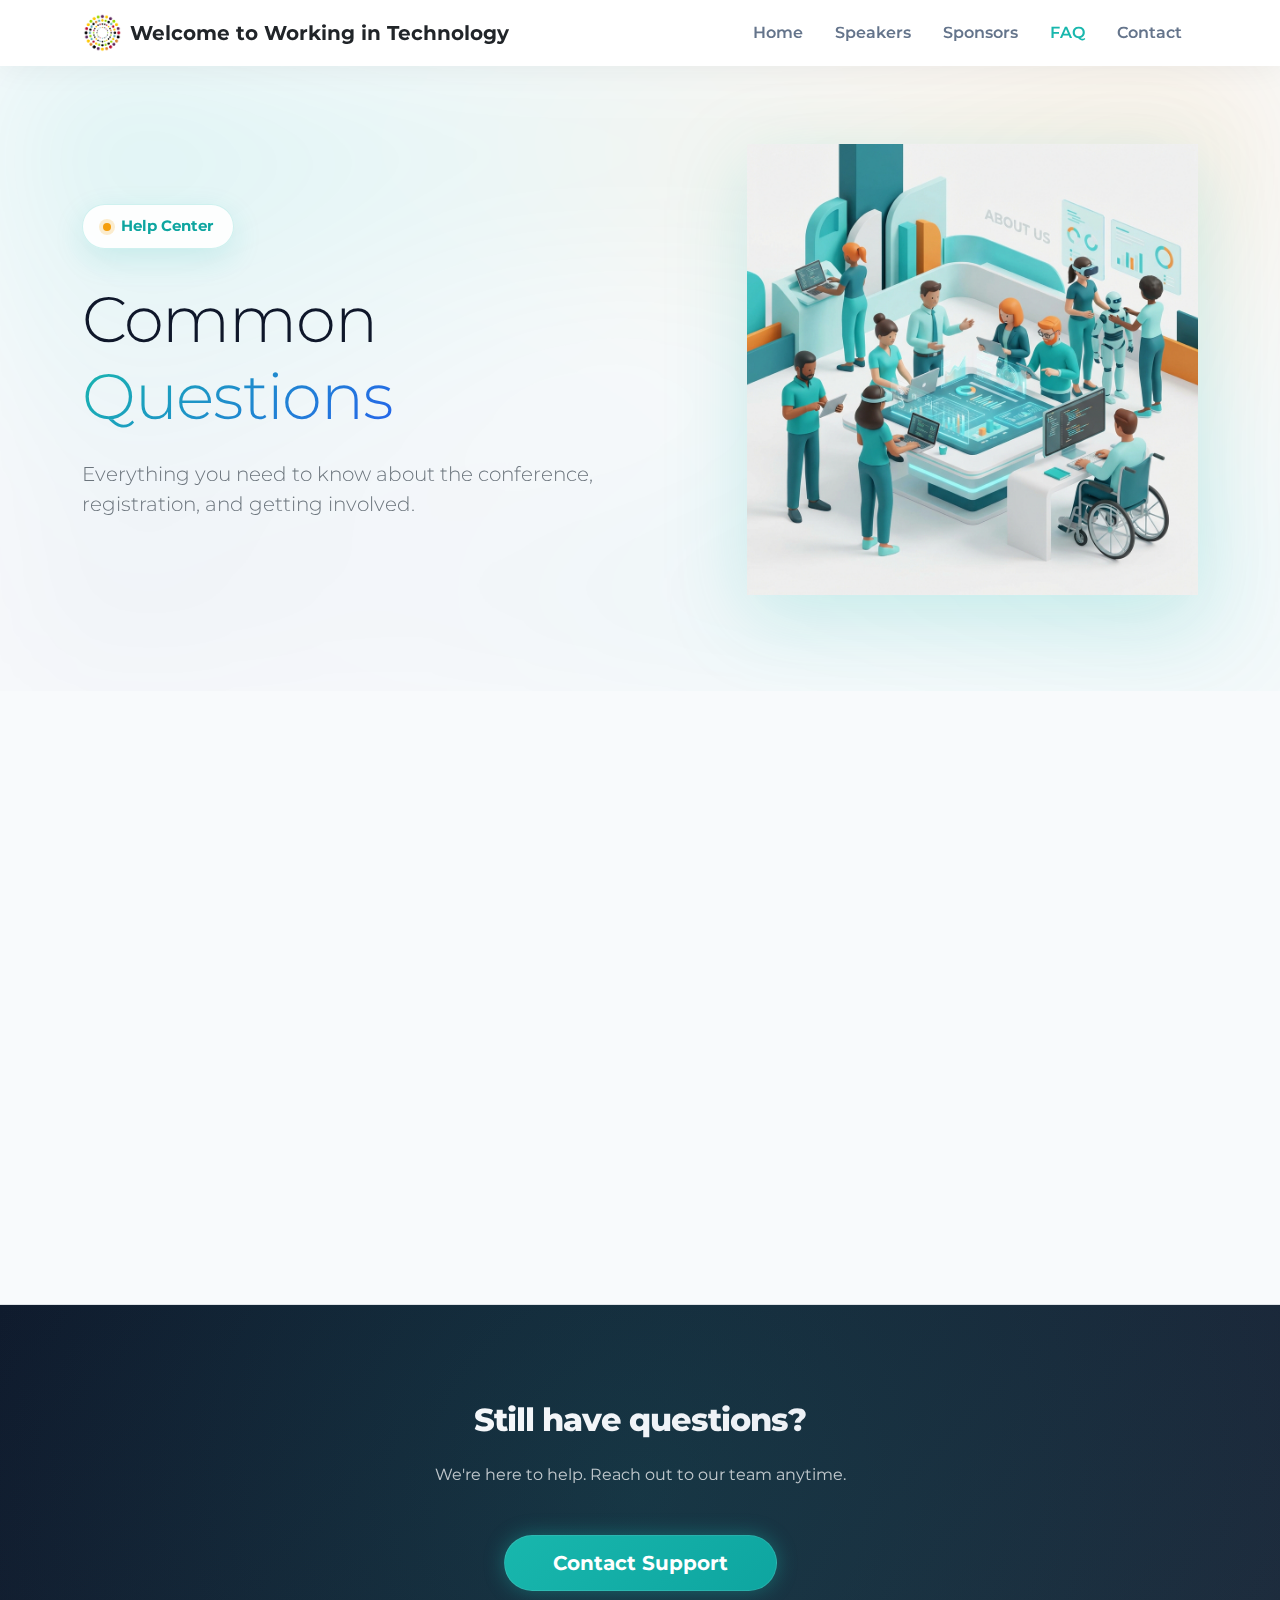
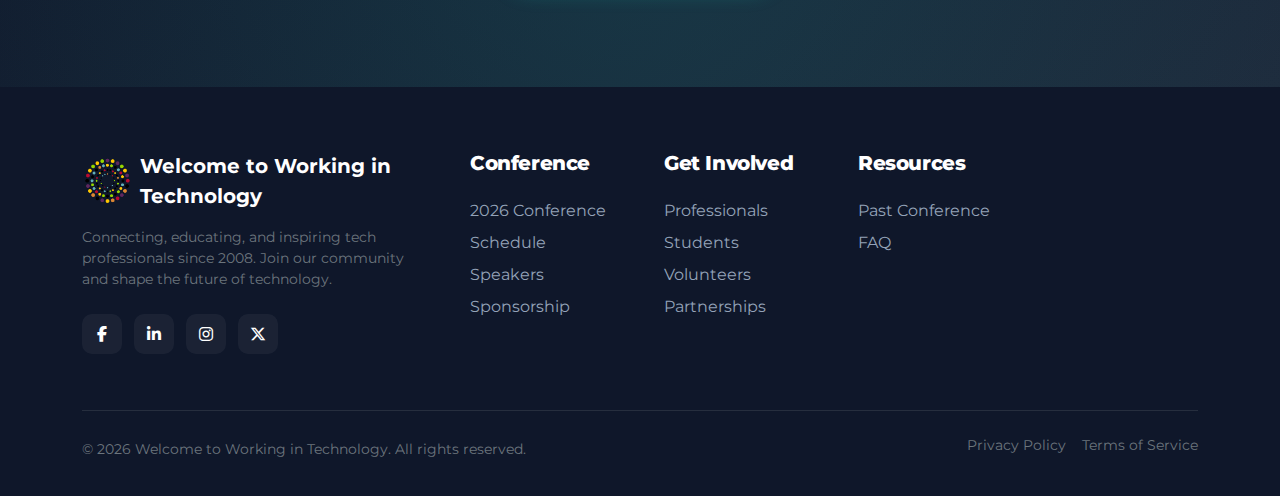
<file: faq.html>
﻿<!DOCTYPE html>
<html lang="en">

<head>
    <meta charset="UTF-8">
    <meta name="viewport" content="width=device-width, initial-scale=1.0">
    <title>FAQ - Working in Technology</title>

    <link href="https://cdn.jsdelivr.net/npm/bootstrap@5.3.0/dist/css/bootstrap.min.css" rel="stylesheet">
    <link rel="stylesheet" href="https://cdnjs.cloudflare.com/ajax/libs/font-awesome/6.6.0/css/all.min.css">
    <link href="https://unpkg.com/aos@2.3.1/dist/aos.css" rel="stylesheet">
    <link rel="stylesheet" href="styles.css">
    <style>
        .accordion-item {
            border: 1px solid rgba(0, 0, 0, 0.05);
            border-radius: 16px !important;
            margin-bottom: 1rem;
            overflow: hidden;
            background: #fff;
            box-shadow: 0 5px 15px rgba(0, 0, 0, 0.02);
        }

        .accordion-button {
            padding: 1.5rem;
            font-weight: 700;
            color: var(--primary-dark);
            background: #fff;
        }

        .accordion-button:not(.collapsed) {
            background: var(--primary-light);
            color: var(--primary);
            box-shadow: none;
        }

        .accordion-button::after {
            background-image: none;
            content: "\f067";
            font-family: "Font Awesome 6 Free";
            font-weight: 900;
            transform: rotate(0);
            transition: 0.3s;
        }

        .accordion-button:not(.collapsed)::after {
            content: "\f068";
            transform: rotate(180deg);
            color: var(--primary);
        }
    </style>
</head>

<body>

    <!-- Navbar -->
    <nav class="navbar navbar-expand-lg fixed-top scrolled" id="mainNav">
        <div class="container">
            <a class="navbar-brand d-flex align-items-center" href="index.html">
                <img src="images/logo.png" alt="WIT Logo">
                <span class="d-none d-sm-inline-block fw-bold text-dark">Welcome to Working in Technology</span>
            </a>
            <button class="navbar-toggler border-0 shadow-none" type="button" data-bs-toggle="collapse"
                data-bs-target="#navbarContent">
                <span class="navbar-toggler-icon"></span>
            </button>
            <div class="collapse navbar-collapse" id="navbarContent">
                <ul class="navbar-nav ms-auto mb-2 mb-lg-0">
                    <li class="nav-item"><a class="nav-link" href="index.html">Home</a></li>
                    <li class="nav-item"><a class="nav-link" href="#">Speakers</a></li>
                    <li class="nav-item"><a class="nav-link" href="#">Sponsors</a></li>
                    <li class="nav-item"><a class="nav-link active" href="#">FAQ</a></li>
                    <li class="nav-item"><a class="nav-link" href="index.html#contact">Contact</a></li>
                </ul>
            </div>
        </div>
    </nav>

    <!-- Hero Section -->
    <section class="hero-section py-5 mt-5">
        <div class="hero-mesh-bg"></div>
        <div class="container hero-content py-5">
            <div class="row align-items-center justify-content-between">
                <div class="col-lg-6" data-aos="fade-right">
                    <div class="hero-badge">
                        <span class="dot"></span>
                        Help Center
                    </div>
                    <h1 class="display-3 mb-4 fw-black">
                        Common <span class="text-gradient">Questions</span>
                    </h1>
                    <p class="lead text-secondary">
                        Everything you need to know about the conference, registration, and getting involved.
                    </p>
                </div>
                <div class="col-lg-5 d-none d-lg-block" data-aos="fade-left">
                    <img src="images/about-illustration.png" alt="FAQ" class="img-fluid"
                        style="filter: drop-shadow(0 20px 40px rgba(24,183,173,0.2));">
                </div>
            </div>
        </div>
    </section>

    <!-- FAQ Accordion -->
    <section class="py-5">
        <div class="container py-5">
            <div class="row justify-content-center">
                <div class="col-lg-8">
                    <div class="accordion" id="faqAccordion">
                        <div class="accordion-item" data-aos="fade-up">
                            <h2 class="accordion-header">
                                <button class="accordion-button" type="button" data-bs-toggle="collapse"
                                    data-bs-target="#q1">
                                    When and where is the conference?
                                </button>
                            </h2>
                            <div id="q1" class="accordion-collapse collapse show" data-bs-parent="#faqAccordion">
                                <div class="accordion-body text-muted">
                                    The 2026 conference will be held on **March 13, 2026**, at the **Infosys Lab** located at
                                    <a href="https://www.google.com/maps/search/?api=1&query=6100+Sam+Jones+Expy+Indianapolis+IN+46241" target="_blank" class="fw-bold" style="text-decoration: underline;">
                                        <i class="fa-solid fa-map-marker-alt me-1"></i>6100 Sam Jones Expy, Indianapolis, IN 46241
                                    </a>.
                                </div>
                            </div>
                        </div>

                        <div class="accordion-item" data-aos="fade-up" data-aos-delay="100">
                            <h2 class="accordion-header">
                                <button class="accordion-button collapsed" type="button" data-bs-toggle="collapse"
                                    data-bs-target="#q2">
                                    Who can attend?
                                </button>
                            </h2>
                            <div id="q2" class="accordion-collapse collapse" data-bs-parent="#faqAccordion">
                                <div class="accordion-body text-muted">
                                    WWiT is open to everyone! We welcome tech professionals, students, educators, and
                                    anyone interested in the technology field.
                                </div>
                            </div>
                        </div>

                        <div class="accordion-item" data-aos="fade-up" data-aos-delay="200">
                            <h2 class="accordion-header">
                                <button class="accordion-button collapsed" type="button" data-bs-toggle="collapse"
                                    data-bs-target="#q3">
                                    Are there student discounts?
                                </button>
                            </h2>
                            <div id="q3" class="accordion-collapse collapse" data-bs-parent="#faqAccordion">
                                <div class="accordion-body text-muted">
                                    Yes! We offer a significantly discounted student rate of $40 (compared to $80 for
                                    professionals) to ensure accessibility for those still in school.
                                </div>
                            </div>
                        </div>

                        <div class="accordion-item" data-aos="fade-up" data-aos-delay="300">
                            <h2 class="accordion-header">
                                <button class="accordion-button collapsed" type="button" data-bs-toggle="collapse"
                                    data-bs-target="#q4">
                                    Is lunch provided?
                                </button>
                            </h2>
                            <div id="q4" class="accordion-collapse collapse" data-bs-parent="#faqAccordion">
                                <div class="accordion-body text-muted">
                                    Yes, registration includes lunch and refreshments throughout the day.
                                </div>
                            </div>
                        </div>
                    </div>
                </div>
            </div>
        </div>
    </section>

    <!-- Still have questions? -->
    <section class="cta-premium text-center border-top">
        <div class="container">
            <h2 class="mb-4">Still have questions?</h2>
            <p class="text-light opacity-75 mb-5">We're here to help. Reach out to our team anytime.</p>
            <a href="index.html#contact" class="btn btn-premium-glow btn-lg px-5">Contact Support</a>
        </div>
    </section>

    <!-- Footer -->
    <footer>
        <div class="container">
            <div class="row g-5">
                <div class="col-lg-4">
                    <div class="d-flex align-items-center gap-2 mb-3 text-white fw-bold fs-5">
                        <img src="images/logo.png" alt="WWiT Logo" style="height: 50px; border-radius: 8px;">
                        <span>Welcome to Working in Technology</span>
                    </div>
                    <p class="text-secondary small mb-4">
                        Connecting, educating, and inspiring tech professionals since 2008.
                        Join our community and shape the future of technology.
                    </p>
                    <div>
                        <a href="#" class="footer-social-icon" title="Facebook"><i
                                class="fa-brands fa-facebook-f"></i></a>
                        <a href="#" class="footer-social-icon" title="LinkedIn"><i
                                class="fa-brands fa-linkedin-in"></i></a>
                        <a href="#" class="footer-social-icon" title="Instagram"><i
                                class="fa-brands fa-instagram"></i></a>
                        <a href="#" class="footer-social-icon" title="X (Twitter)"><i
                                class="fa-brands fa-x-twitter"></i></a>
                    </div>
                </div>
                <div class="col-lg-2 col-6">
                    <h5>Conference</h5>
                    <a href="index.html#conference">2026 Conference</a>
                    <a href="schedule.html">Schedule</a>
                    <a href="speakers.html">Speakers</a>
                    <a href="opportunities.html">Sponsorship</a>
                </div>
                <div class="col-lg-2 col-6">
                    <h5>Get Involved</h5>
                    <a href="opportunities.html">Professionals</a>
                    <a href="student-sponsorship.html">Students</a>
                    <a href="join-team.html">Volunteers</a>
                    <a href="partnerships.html">Partnerships</a>
                </div>
                <div class="col-lg-3 col-6">
                    <h5>Resources</h5>
                    <a href="#">Past Conference</a>
                    <a href="faq.html">FAQ</a>
                </div>
            </div>
            <div
                class="border-top border-secondary border-opacity-25 mt-5 pt-4 d-flex flex-wrap justify-content-between align-items-center">
                <small class="text-secondary">© 2026 Welcome to Working in Technology. All rights reserved.</small>
                <div class="d-flex gap-3">
                    <a href="#" class="text-secondary small">Privacy Policy</a>
                    <a href="#" class="text-secondary small">Terms of Service</a>
                </div>
            </div>
        </div>
    </footer>

    <script src="https://cdn.jsdelivr.net/npm/bootstrap@5.3.0/dist/js/bootstrap.bundle.min.js"></script>
    <script src="https://unpkg.com/aos@2.3.1/dist/aos.js"></script>
    <script>
        AOS.init({ once: true, duration: 800 });

        // Scroll to Top Button
        document.addEventListener('DOMContentLoaded', function() {
            const scrollToTopBtn = document.getElementById('scrollToTop');
            
            if (scrollToTopBtn) {
                window.addEventListener('scroll', () => {
                    if (window.scrollY > 300) {
                        scrollToTopBtn.classList.add('visible');
                    } else {
                        scrollToTopBtn.classList.remove('visible');
                    }
                });

                scrollToTopBtn.addEventListener('click', () => {
                    window.scrollTo({
                        top: 0,
                        behavior: 'smooth'
                    });
                });
            }
        });
    </script>

    <!-- Scroll to Top Button -->
    <button id="scrollToTop" class="scroll-to-top" aria-label="Scroll to top">
        <i class="fa-solid fa-arrow-up"></i>
    </button>
</body>

</html>
</file>
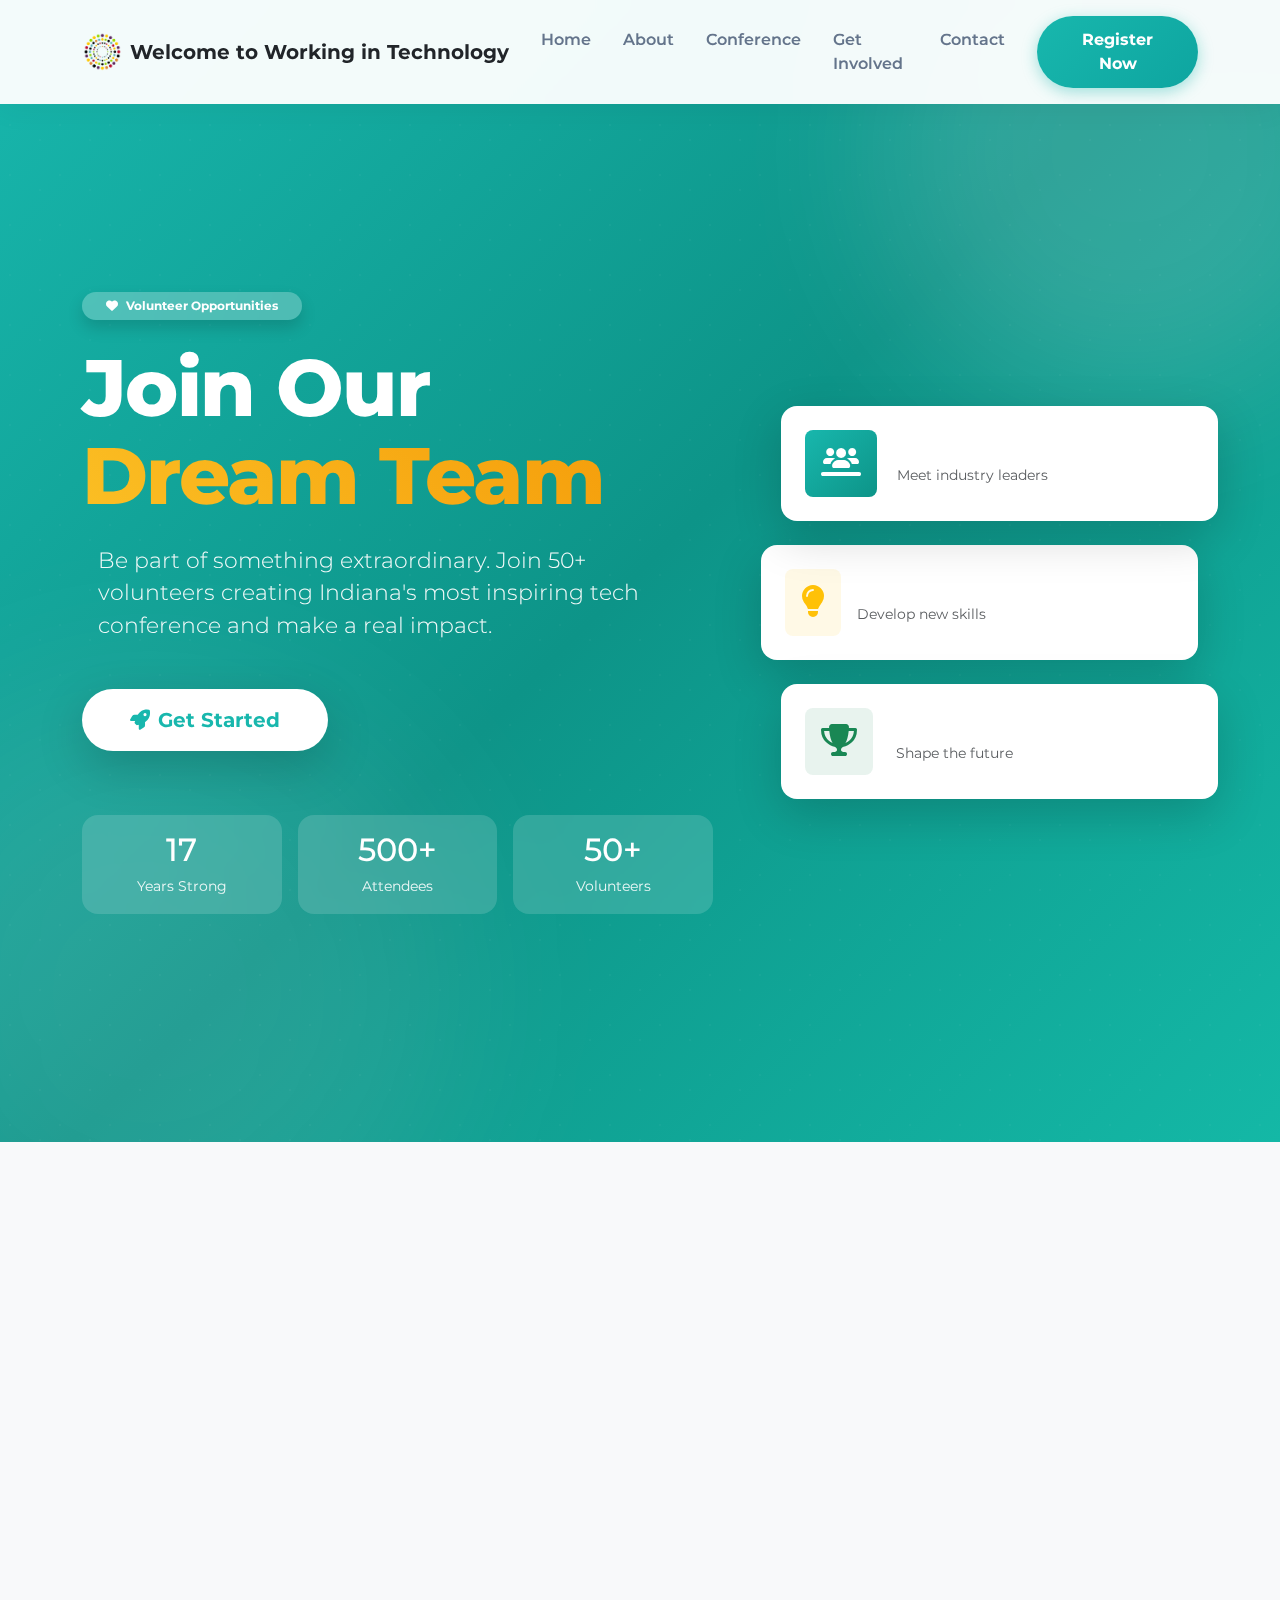
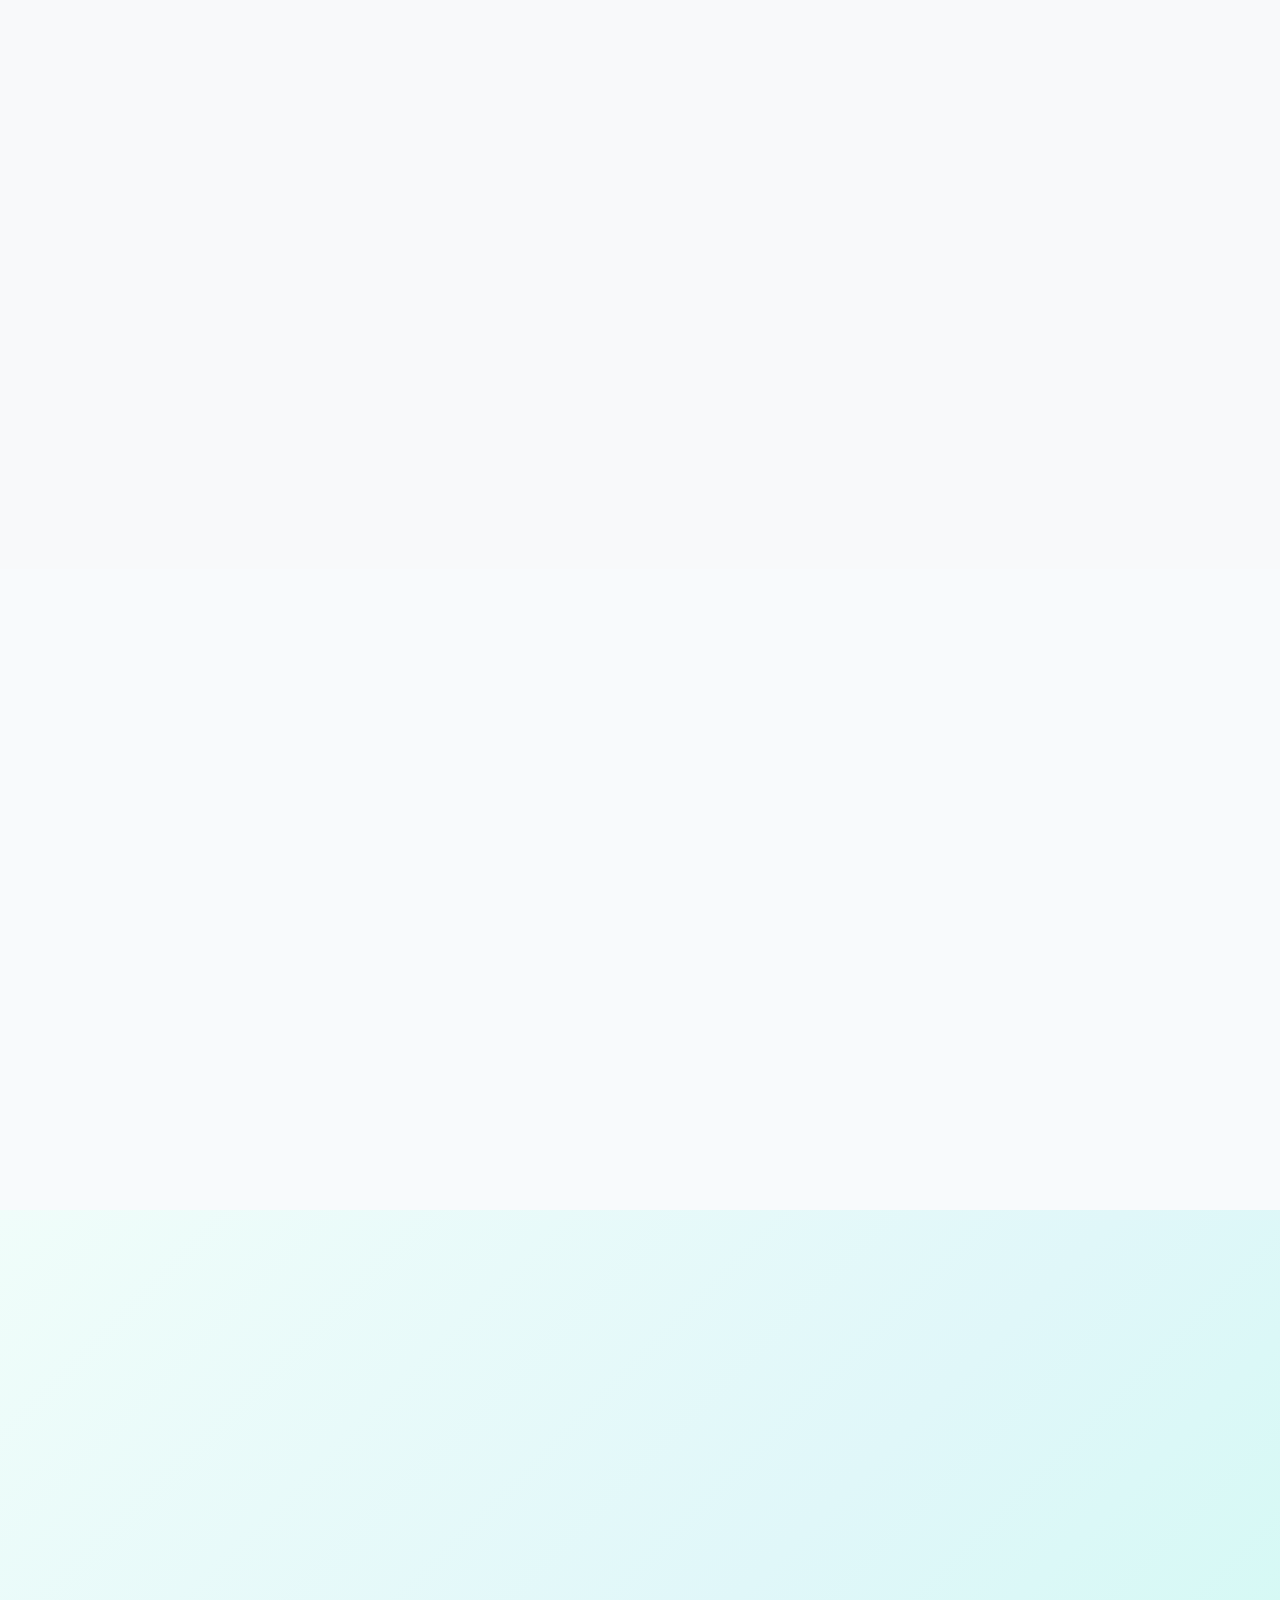
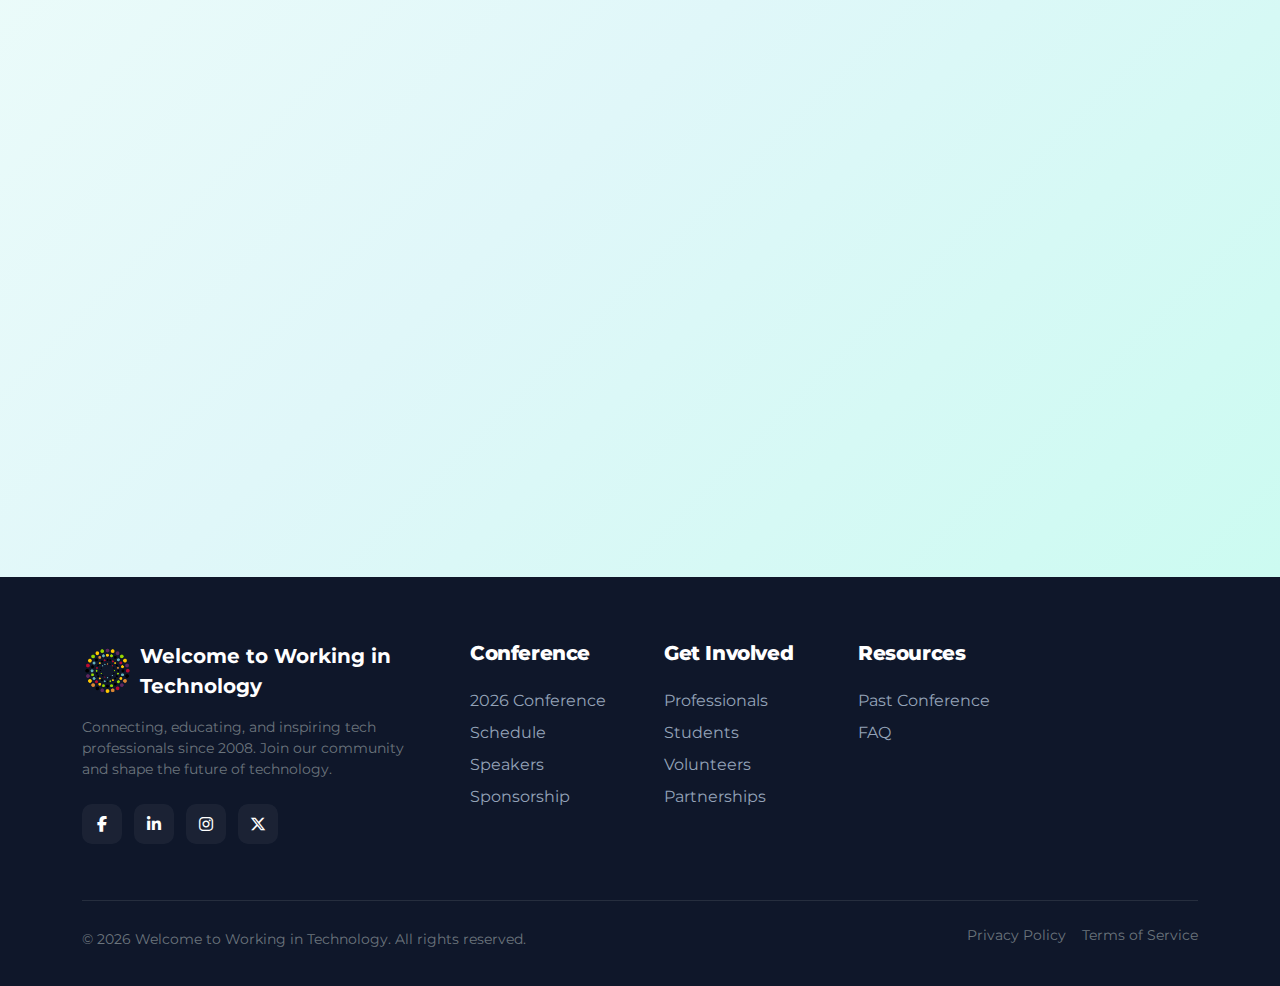
<file: join-team.html>
﻿<!DOCTYPE html>
<html lang="en">

<head>
    <meta charset="UTF-8">
    <meta name="viewport" content="width=device-width, initial-scale=1.0">
    <title>Join Our Team - Welcome to Working in Technology</title>

    <!-- Favicon -->
    <link rel="icon" type="image/png" href="images/logo.png">
    <link rel="shortcut icon" type="image/png" href="images/logo.png">
    <link rel="apple-touch-icon" href="images/logo.png">

    <!-- Bootstrap 5 CSS -->
    <link href="https://cdn.jsdelivr.net/npm/bootstrap@5.3.0/dist/css/bootstrap.min.css" rel="stylesheet">
    <!-- FontAwesome Icons -->
    <link rel="stylesheet" href="https://cdnjs.cloudflare.com/ajax/libs/font-awesome/6.6.0/css/all.min.css">
    <!-- AOS Animation Library -->
    <link href="https://unpkg.com/aos@2.3.1/dist/aos.css" rel="stylesheet">
    <!-- Custom Styles -->
    <link rel="stylesheet" href="styles.css">
</head>

<body>

    <!-- Navbar -->
    <nav class="navbar navbar-expand-lg fixed-top" id="mainNav">
        <div class="container">
            <a class="navbar-brand d-flex align-items-center" href="index.html">
                <img src="images/logo.png" alt="WIT Logo">
                <span class="d-none d-sm-inline-block fw-bold text-dark">Welcome to Working in Technology</span>
                <span class="d-sm-none fw-bold text-dark">WWiT</span>
            </a>
            <button class="navbar-toggler collapsed border-0 shadow-none" type="button" data-bs-toggle="collapse"
                data-bs-target="#navbarContent" aria-controls="navbarContent" aria-expanded="false"
                aria-label="Toggle navigation">
                <span></span>
                <span></span>
                <span></span>
            </button>
            <div class="collapse navbar-collapse" id="navbarContent">
                <ul class="navbar-nav ms-auto mb-2 mb-lg-0">
                    <li class="nav-item"><a class="nav-link" href="index.html#home">Home</a></li>
                    <li class="nav-item"><a class="nav-link" href="index.html#about">About</a></li>
                    <li class="nav-item"><a class="nav-link" href="index.html#conference">Conference</a></li>
                    <li class="nav-item"><a class="nav-link" href="index.html#getinvolved">Get Involved</a></li>
                    <li class="nav-item"><a class="nav-link" href="index.html#contact">Contact</a></li>
                </ul>
                <div class="d-flex ms-lg-3">
                    <a href="register.html" class="btn btn-primary text-white">Register Now</a>
                </div>
            </div>
        </div>
    </nav>

    <!-- Hero Section - Modern Teal Design -->
    <section class="subpage-hero v2" style="background: linear-gradient(135deg, #18b7ad 0%, #0d9488 50%, #14b8a6 100%); position: relative; overflow: hidden;">
        <!-- Animated Background Pattern -->
        <div style="position: absolute; inset: 0; opacity: 0.1; background-image: radial-gradient(circle at 20% 50%, rgba(255,255,255,.3) 1px, transparent 1px), radial-gradient(circle at 80% 80%, rgba(255,255,255,.3) 1px, transparent 1px); background-size: 50px 50px;"></div>

        <!-- Decorative Blobs -->
        <div style="position: absolute; top: -100px; right: -100px; width: 500px; height: 500px; background: rgba(255,255,255,0.15); border-radius: 50%; filter: blur(80px);"></div>
        <div style="position: absolute; bottom: -150px; left: -150px; width: 600px; height: 600px; background: rgba(255,255,255,0.1); border-radius: 50%; filter: blur(100px);"></div>

        <div class="container position-relative" style="padding-top: 100px; padding-bottom: 100px;">
            <div class="row align-items-center g-5">
                <div class="col-lg-7 text-center text-lg-start" data-aos="fade-up">
                    <div class="mb-4">
                        <span class="badge px-4 py-2 rounded-pill shadow" style="background: rgba(255,255,255,0.25); color: white; backdrop-filter: blur(10px);">
                            <i class="fa-solid fa-heart me-2"></i>Volunteer Opportunities
                        </span>
                    </div>
                    <h1 class="fw-black text-white mb-4" style="font-size: clamp(2.5rem, 8vw, 5rem); line-height: 1.1; letter-spacing: -0.02em;">
                        Join Our<br><span style="background: linear-gradient(45deg, #fbbf24, #f59e0b); -webkit-background-clip: text; -webkit-text-fill-color: transparent; background-clip: text;">Dream Team</span>
                    </h1>
                    <p class="lead text-white mb-5" style="opacity: 0.95; font-size: clamp(1.1rem, 2vw, 1.35rem); max-width: 600px; margin-left: auto; margin-right: auto;">
                        Be part of something extraordinary. Join 50+ volunteers creating Indiana's most inspiring tech conference and make a real impact.
                    </p>
                    <div class="d-flex flex-wrap gap-3 justify-content-center justify-content-lg-start mb-5">
                        <a href="#apply" class="btn btn-lg px-5 py-3 rounded-pill shadow-lg" style="background: white; color: #18b7ad; font-weight: 700; border: none;">
                            <i class="fa-solid fa-rocket me-2"></i>Get Started
                        </a>
                    </div>

                    <!-- Stats Grid -->
                    <div class="row g-3 mt-4">
                        <div class="col-4">
                            <div class="p-3 rounded-4 text-center" style="background: rgba(255,255,255,0.15); backdrop-filter: blur(10px);">
                                <div class="h2 fw-black text-white mb-1">17</div>
                                <small class="text-white" style="opacity: 0.9;">Years Strong</small>
                            </div>
                        </div>
                        <div class="col-4">
                            <div class="p-3 rounded-4 text-center" style="background: rgba(255,255,255,0.15); backdrop-filter: blur(10px);">
                                <div class="h2 fw-black text-white mb-1">500+</div>
                                <small class="text-white" style="opacity: 0.9;">Attendees</small>
                            </div>
                        </div>
                        <div class="col-4">
                            <div class="p-3 rounded-4 text-center" style="background: rgba(255,255,255,0.15); backdrop-filter: blur(10px);">
                                <div class="h2 fw-black text-white mb-1">50+</div>
                                <small class="text-white" style="opacity: 0.9;">Volunteers</small>
                            </div>
                        </div>
                    </div>
                </div>

                <div class="col-lg-5 d-none d-lg-block" data-aos="fade-left" data-aos-delay="200">
                    <div class="position-relative">
                        <!-- Benefit Cards -->
                        <div class="p-4 bg-white rounded-4 shadow-lg mb-4" style="animation: float 6s ease-in-out infinite; transform: translateX(20px);">
                            <div class="d-flex align-items-center gap-3">
                                <div class="rounded-3 p-3" style="background: linear-gradient(135deg, #18b7ad, #0d9488);">
                                    <i class="fa-solid fa-users-line fa-2x text-white"></i>
                                </div>
                                <div>
                                    <h6 class="fw-bold mb-1">Network & Connect</h6>
                                    <small class="text-muted">Meet industry leaders</small>
                                </div>
                            </div>
                        </div>

                        <div class="p-4 bg-white rounded-4 shadow-lg mb-4" style="animation: float 6s ease-in-out infinite; animation-delay: 2s;">
                            <div class="d-flex align-items-center gap-3">
                                <div class="bg-warning bg-opacity-10 rounded-3 p-3">
                                    <i class="fa-solid fa-lightbulb fa-2x text-warning"></i>
                                </div>
                                <div>
                                    <h6 class="fw-bold mb-1">Learn & Grow</h6>
                                    <small class="text-muted">Develop new skills</small>
                                </div>
                            </div>
                        </div>

                        <div class="p-4 bg-white rounded-4 shadow-lg" style="animation: float 6s ease-in-out infinite; animation-delay: 4s; transform: translateX(20px);">
                            <div class="d-flex align-items-center gap-3">
                                <div class="bg-success bg-opacity-10 rounded-3 p-3">
                                    <i class="fa-solid fa-trophy fa-2x text-success"></i>
                                </div>
                                <div>
                                    <h6 class="fw-bold mb-1">Make an Impact</h6>
                                    <small class="text-muted">Shape the future</small>
                                </div>
                            </div>
                        </div>
                    </div>
                </div>
            </div>
        </div>

        <style>
            @keyframes float {
                0%, 100% { transform: translateY(0px); }
                50% { transform: translateY(-20px); }
            }
        </style>
    </section>

    <!-- Why Volunteer - Horizontal Cards -->
    <section class="py-5 bg-light">
        <div class="container py-5">
            <div class="row mb-5">
                <div class="col-lg-8 mx-auto text-center" data-aos="fade-up">
                    <span class="text-primary fw-bold text-uppercase letter-spacing-2">Why Join Us</span>
                    <h2 class="display-4 fw-black mt-3 mb-4">
                        More Than Just <span class="text-accent-gradient">Volunteering</span>
                    </h2>
                    <p class="text-muted lead" style="max-width: 650px; margin: 0 auto;">
                        When you join WWiT, you're investing in yourself and Indiana's tech future. Here's what makes it special.
                    </p>
                </div>
            </div>

            <div class="benefit-grid-v2">
                <div class="benefit-card-v2" data-aos="fade-up" data-aos-delay="100">
                    <div class="icon-box-xl">
                        <i class="fa-solid fa-users-line"></i>
                    </div>
                    <div>
                        <h4 class="mb-2">Build Your Professional Network</h4>
                        <p>Connect with 500+ tech professionals, industry leaders, and fellow volunteers. These
                            relationships often
                            lead to mentorship opportunities, job referrals, and lasting friendships in the tech
                            community.</p>
                    </div>
                </div>

                <div class="benefit-card-v2" data-aos="fade-up" data-aos-delay="200">
                    <div class="icon-box-xl">
                        <i class="fa-solid fa-chart-line"></i>
                    </div>
                    <div>
                        <h4 class="mb-2">Gain Hands-On Experience</h4>
                        <p>Develop real-world skills in event planning, marketing, sponsorship, and more. Add tangible
                            achievements
                            to your resume that demonstrate leadership, organization, and teamwork.</p>
                    </div>
                </div>

                <div class="benefit-card-v2" data-aos="fade-up" data-aos-delay="300">
                    <div class="icon-box-xl">
                        <i class="fa-solid fa-lightbulb"></i>
                    </div>
                    <div>
                        <h4 class="mb-2">Shape the Tech Community</h4>
                        <p>Your contribution directly impacts hundreds of attendees and helps grow Indiana's technology
                            ecosystem.
                            Be part of something bigger and make a lasting difference.</p>
                    </div>
                </div>
            </div>
        </div>
    </section>

    <!-- Perks Section -->
    <section class="py-5">
        <div class="container py-5">
            <div class="text-center mb-5" data-aos="fade-up">
                <span class="text-primary fw-bold text-uppercase letter-spacing-2">Volunteer Perks</span>
                <h2 class="display-5 fw-black mt-3 mb-3">What You'll <span class="text-gradient">Receive</span></h2>
                <p class="text-muted">Beyond the experience, here's what we provide</p>
            </div>

            <div class="row g-4">
                <div class="col-md-6 col-lg-3" data-aos="zoom-in" data-aos-delay="100">
                    <div class="text-center p-4 bg-light rounded-4 h-100">
                        <div class="mb-3">
                            <div class="d-inline-flex align-items-center justify-content-center rounded-circle bg-primary bg-opacity-10"
                                style="width: 80px; height: 80px;">
                                <i class="fa-solid fa-ticket fs-1 text-primary"></i>
                            </div>
                        </div>
                        <h5 class="fw-bold mb-2">Free Conference Pass</h5>
                        <p class="text-muted small mb-0">Full access to all sessions, workshops, and networking events
                        </p>
                    </div>
                </div>

                <div class="col-md-6 col-lg-3" data-aos="zoom-in" data-aos-delay="200">
                    <div class="text-center p-4 bg-light rounded-4 h-100">
                        <div class="mb-3">
                            <div class="d-inline-flex align-items-center justify-content-center rounded-circle bg-warning bg-opacity-10"
                                style="width: 80px; height: 80px;">
                                <i class="fa-solid fa-utensils fs-1 text-warning"></i>
                            </div>
                        </div>
                        <h5 class="fw-bold mb-2">Meals & Refreshments</h5>
                        <p class="text-muted small mb-0">Complimentary food and beverages throughout the event</p>
                    </div>
                </div>

                <div class="col-md-6 col-lg-3" data-aos="zoom-in" data-aos-delay="300">
                    <div class="text-center p-4 bg-light rounded-4 h-100">
                        <div class="mb-3">
                            <div class="d-inline-flex align-items-center justify-content-center rounded-circle bg-accent bg-opacity-10"
                                style="width: 80px; height: 80px;">
                                <i class="fa-solid fa-shirt fs-1 text-accent"></i>
                            </div>
                        </div>
                        <h5 class="fw-bold mb-2">Exclusive Swag</h5>
                        <p class="text-muted small mb-0">Volunteer t-shirt, badge, and other team merchandise</p>
                    </div>
                </div>

                <div class="col-md-6 col-lg-3" data-aos="zoom-in" data-aos-delay="400">
                    <div class="text-center p-4 bg-light rounded-4 h-100">
                        <div class="mb-3">
                            <div class="d-inline-flex align-items-center justify-content-center rounded-circle bg-primary bg-opacity-10"
                                style="width: 80px; height: 80px;">
                                <i class="fa-solid fa-certificate fs-1 text-primary"></i>
                            </div>
                        </div>
                        <h5 class="fw-bold mb-2">Recognition</h5>
                        <p class="text-muted small mb-0">Certificate of appreciation and public acknowledgment</p>
                    </div>
                </div>
            </div>
        </div>
    </section>

    <!-- Available Roles -->
    <!-- Apply Section - Modern Design -->
    <section id="apply" class="py-5" style="background: linear-gradient(135deg, #f0fdfa 0%, #e0f7f9 50%, #ccfbf1 100%);">
        <div class="container py-5">
            <div class="row justify-content-center">
                <div class="col-lg-10" data-aos="fade-up">
                    <!-- Main Content Card -->
                    <div class="bg-white rounded-5 shadow-xl overflow-hidden" style="box-shadow: 0 20px 60px rgba(24, 183, 173, 0.2);">
                        <div class="row g-0">
                            <!-- Left Side - Teal Gradient Panel -->
                            <div class="col-lg-6 p-5 d-flex flex-column justify-content-center position-relative" style="background: linear-gradient(135deg, #18b7ad 0%, #0ea5a0 100%); overflow: hidden;">
                                <!-- Decorative Pattern -->
                                <div style="position: absolute; inset: 0; opacity: 0.1; background-image: radial-gradient(circle, rgba(255,255,255,.3) 1px, transparent 1px); background-size: 20px 20px;"></div>

                                <div class="text-white position-relative">
                                    <div class="mb-4">
                                        <div class="d-inline-flex align-items-center justify-content-center rounded-circle mb-3" style="width: 80px; height: 80px; background: rgba(255,255,255,0.2); backdrop-filter: blur(10px);">
                                            <i class="fa-solid fa-envelope-open-text fa-2x"></i>
                                        </div>
                                    </div>
                                    <h2 class="display-5 fw-black mb-4">Let's Connect!</h2>
                                    <p class="mb-4" style="opacity: 0.95; font-size: 1.1rem;">
                                        Ready to start your volunteer journey? We'd love to hear from you!
                                    </p>

                                    <!-- What to Include -->
                                    <div class="mb-4 p-4 rounded-4" style="background: rgba(255,255,255,0.15); backdrop-filter: blur(10px);">
                                        <h6 class="fw-bold mb-3">📧 What to include in your email:</h6>
                                        <ul class="list-unstyled mb-0">
                                            <li class="mb-2 d-flex align-items-start">
                                                <i class="fa-solid fa-check-circle me-2 mt-1"></i>
                                                <span>Which role interests you</span>
                                            </li>
                                            <li class="mb-2 d-flex align-items-start">
                                                <i class="fa-solid fa-check-circle me-2 mt-1"></i>
                                                <span>Your relevant skills</span>
                                            </li>
                                            <li class="mb-2 d-flex align-items-start">
                                                <i class="fa-solid fa-check-circle me-2 mt-1"></i>
                                                <span>Why you want to volunteer</span>
                                            </li>
                                            <li class="mb-0 d-flex align-items-start">
                                                <i class="fa-solid fa-check-circle me-2 mt-1"></i>
                                                <span>Your availability</span>
                                            </li>
                                        </ul>
                                    </div>

                                    <!-- Social Links -->
                                    <div class="pt-3 border-top border-white border-opacity-25">
                                        <small class="d-block mb-2" style="opacity: 0.8;">Follow us:</small>
                                        <div class="d-flex gap-3">
                                            <a href="#" class="text-white text-decoration-none" style="opacity: 0.9;">
                                                <i class="fa-brands fa-facebook fa-lg"></i>
                                            </a>
                                            <a href="#" class="text-white text-decoration-none" style="opacity: 0.9;">
                                                <i class="fa-brands fa-linkedin fa-lg"></i>
                                            </a>
                                            <a href="#" class="text-white text-decoration-none" style="opacity: 0.9;">
                                                <i class="fa-brands fa-instagram fa-lg"></i>
                                            </a>
                                            <a href="#" class="text-white text-decoration-none" style="opacity: 0.9;">
                                                <i class="fa-brands fa-x-twitter fa-lg"></i>
                                            </a>
                                        </div>
                                    </div>
                                </div>
                            </div>

                            <!-- Right Side - Contact Panel -->
                            <div class="col-lg-6 p-5 d-flex flex-column justify-content-center bg-white">
                                <div class="text-center mb-4">
                                    <div class="d-inline-flex align-items-center justify-content-center rounded-circle mb-3" style="width: 90px; height: 90px; background: linear-gradient(135deg, #18b7ad, #0ea5a0);">
                                        <i class="fa-solid fa-paper-plane fa-2x text-white"></i>
                                    </div>
                                    <h3 class="fw-bold mb-2">Send Us a Message</h3>
                                    <p class="text-muted mb-0">Click below to compose your email</p>
                                </div>

                                <!-- Email Button -->
                                <a href="mailto:info@welcometoworkingintech.org?subject=Volunteer Application - Join the Team&body=Hi WWiT Team,%0D%0A%0D%0AI'm interested in volunteering! Here's some information about me:%0D%0A%0D%0ARole I'm interested in:%0D%0A%0D%0AMy skills/experience:%0D%0A%0D%0AWhy I want to volunteer:%0D%0A%0D%0AMy availability:%0D%0A%0D%0AThank you!"
                                   class="btn btn-lg rounded-pill shadow-sm mb-4 py-3" style="background: linear-gradient(135deg, #18b7ad, #0ea5a0); color: white; font-weight: 600; border: none;">
                                    <i class="fa-solid fa-rocket me-2"></i>Compose Email
                                </a>

                                <!-- Email Display -->
                                <div class="text-center p-4 rounded-4" style="background: linear-gradient(135deg, #f0fdfa, #e0f7f9);">
                                    <small class="text-muted d-block mb-2 fw-semibold">Or email us directly:</small>
                                    <a href="mailto:info@welcometoworkingintech.org" class="fw-bold text-decoration-none" style="color: #18b7ad; font-size: 1.05rem;">
                                        info@welcometoworkingintech.org
                                    </a>
                                </div>

                                <!-- Response Time -->
                                <div class="mt-4 text-center p-3 rounded-4" style="background: #fff8e1;">
                                    <small class="text-dark fw-semibold">
                                        <i class="fa-solid fa-clock me-2" style="color: #f59e0b;"></i>Response time: 24-48 hours
                                    </small>
                                </div>
                            </div>
                        </div>
                    </div>

                    <!-- Additional Info -->
                    <div class="text-center mt-5">
                        <div class="d-inline-flex align-items-center gap-2 px-4 py-3 rounded-pill" style="background: rgba(24, 183, 173, 0.1);">
                            <i class="fa-solid fa-circle-info" style="color: #18b7ad;"></i>
                            <span class="fw-semibold" style="color: #18b7ad;">Have questions? We're here to help!</span>
                        </div>
                    </div>
                </div>
            </div>
        </div>
    </section>

    <!-- Footer -->
    <footer>
        <div class="container">
            <div class="row g-5">
                <div class="col-lg-4">
                    <div class="d-flex align-items-center gap-2 mb-3 text-white fw-bold fs-5">
                        <img src="images/logo.png" alt="WWiT Logo" style="height: 50px; border-radius: 8px;">
                        <span>Welcome to Working in Technology</span>
                    </div>
                    <p class="text-secondary small mb-4">
                        Connecting, educating, and inspiring tech professionals since 2008.
                        Join our community and shape the future of technology.
                    </p>
                    <div>
                        <a href="#" class="footer-social-icon" title="Facebook"><i
                                class="fa-brands fa-facebook-f"></i></a>
                        <a href="#" class="footer-social-icon" title="LinkedIn"><i
                                class="fa-brands fa-linkedin-in"></i></a>
                        <a href="#" class="footer-social-icon" title="Instagram"><i
                                class="fa-brands fa-instagram"></i></a>
                        <a href="#" class="footer-social-icon" title="X (Twitter)"><i
                                class="fa-brands fa-x-twitter"></i></a>
                    </div>
                </div>
                <div class="col-lg-2 col-6">
                    <h5>Conference</h5>
                    <a href="index.html#conference">2026 Conference</a>
                    <a href="schedule.html">Schedule</a>
                    <a href="speakers.html">Speakers</a>
                    <a href="opportunities.html">Sponsorship</a>
                </div>
                <div class="col-lg-2 col-6">
                    <h5>Get Involved</h5>
                    <a href="opportunities.html">Professionals</a>
                    <a href="student-sponsorship.html">Students</a>
                    <a href="join-team.html">Volunteers</a>
                    <a href="partnerships.html">Partnerships</a>
                </div>
                <div class="col-lg-3 col-6">
                    <h5>Resources</h5>
                    <a href="#">Past Conference</a>
                    <a href="faq.html">FAQ</a>
                </div>
            </div>
            <div
                class="border-top border-secondary border-opacity-25 mt-5 pt-4 d-flex flex-wrap justify-content-between align-items-center">
                <small class="text-secondary">© 2026 Welcome to Working in Technology. All rights reserved.</small>
                <div class="d-flex gap-3">
                    <a href="#" class="text-secondary small">Privacy Policy</a>
                    <a href="#" class="text-secondary small">Terms of Service</a>
                </div>
            </div>
        </div>
    </footer>

    <!-- Bootstrap 5 JS -->
    <script src="https://cdn.jsdelivr.net/npm/bootstrap@5.3.0/dist/js/bootstrap.bundle.min.js"></script>
    <!-- AOS JS -->
    <script src="https://unpkg.com/aos@2.3.1/dist/aos.js"></script>
    <script>
        // Initialize Animations
        AOS.init({
            once: true,
            offset: 100,
            duration: 800,
        });

        // Navbar Scroll Effect
        window.addEventListener('scroll', function () {
            if (window.scrollY > 50) {
                document.getElementById('mainNav').classList.add('scrolled');
            } else {
                document.getElementById('mainNav').classList.remove('scrolled');
            }
        });

        // Auto-collapse navbar on click (mobile)
        document.querySelectorAll('.navbar-nav .nav-link').forEach(link => {
            link.addEventListener('click', () => {
                const navbarCollapse = document.getElementById('navbarContent');
                if (navbarCollapse.classList.contains('show')) {
                    const bsCollapse = new bootstrap.Collapse(navbarCollapse, {
                        toggle: true
                    });
                }
            });
        });

        // Scroll to Top Button
        document.addEventListener('DOMContentLoaded', function() {
            const scrollToTopBtn = document.getElementById('scrollToTop');
            
            if (scrollToTopBtn) {
                window.addEventListener('scroll', () => {
                    if (window.scrollY > 300) {
                        scrollToTopBtn.classList.add('visible');
                    } else {
                        scrollToTopBtn.classList.remove('visible');
                    }
                });

                scrollToTopBtn.addEventListener('click', () => {
                    window.scrollTo({
                        top: 0,
                        behavior: 'smooth'
                    });
                });
            }
        });
    </script>

    <!-- Scroll to Top Button -->
    <button id="scrollToTop" class="scroll-to-top" aria-label="Scroll to top">
        <i class="fa-solid fa-arrow-up"></i>
    </button>
</body>

</html>
</file>
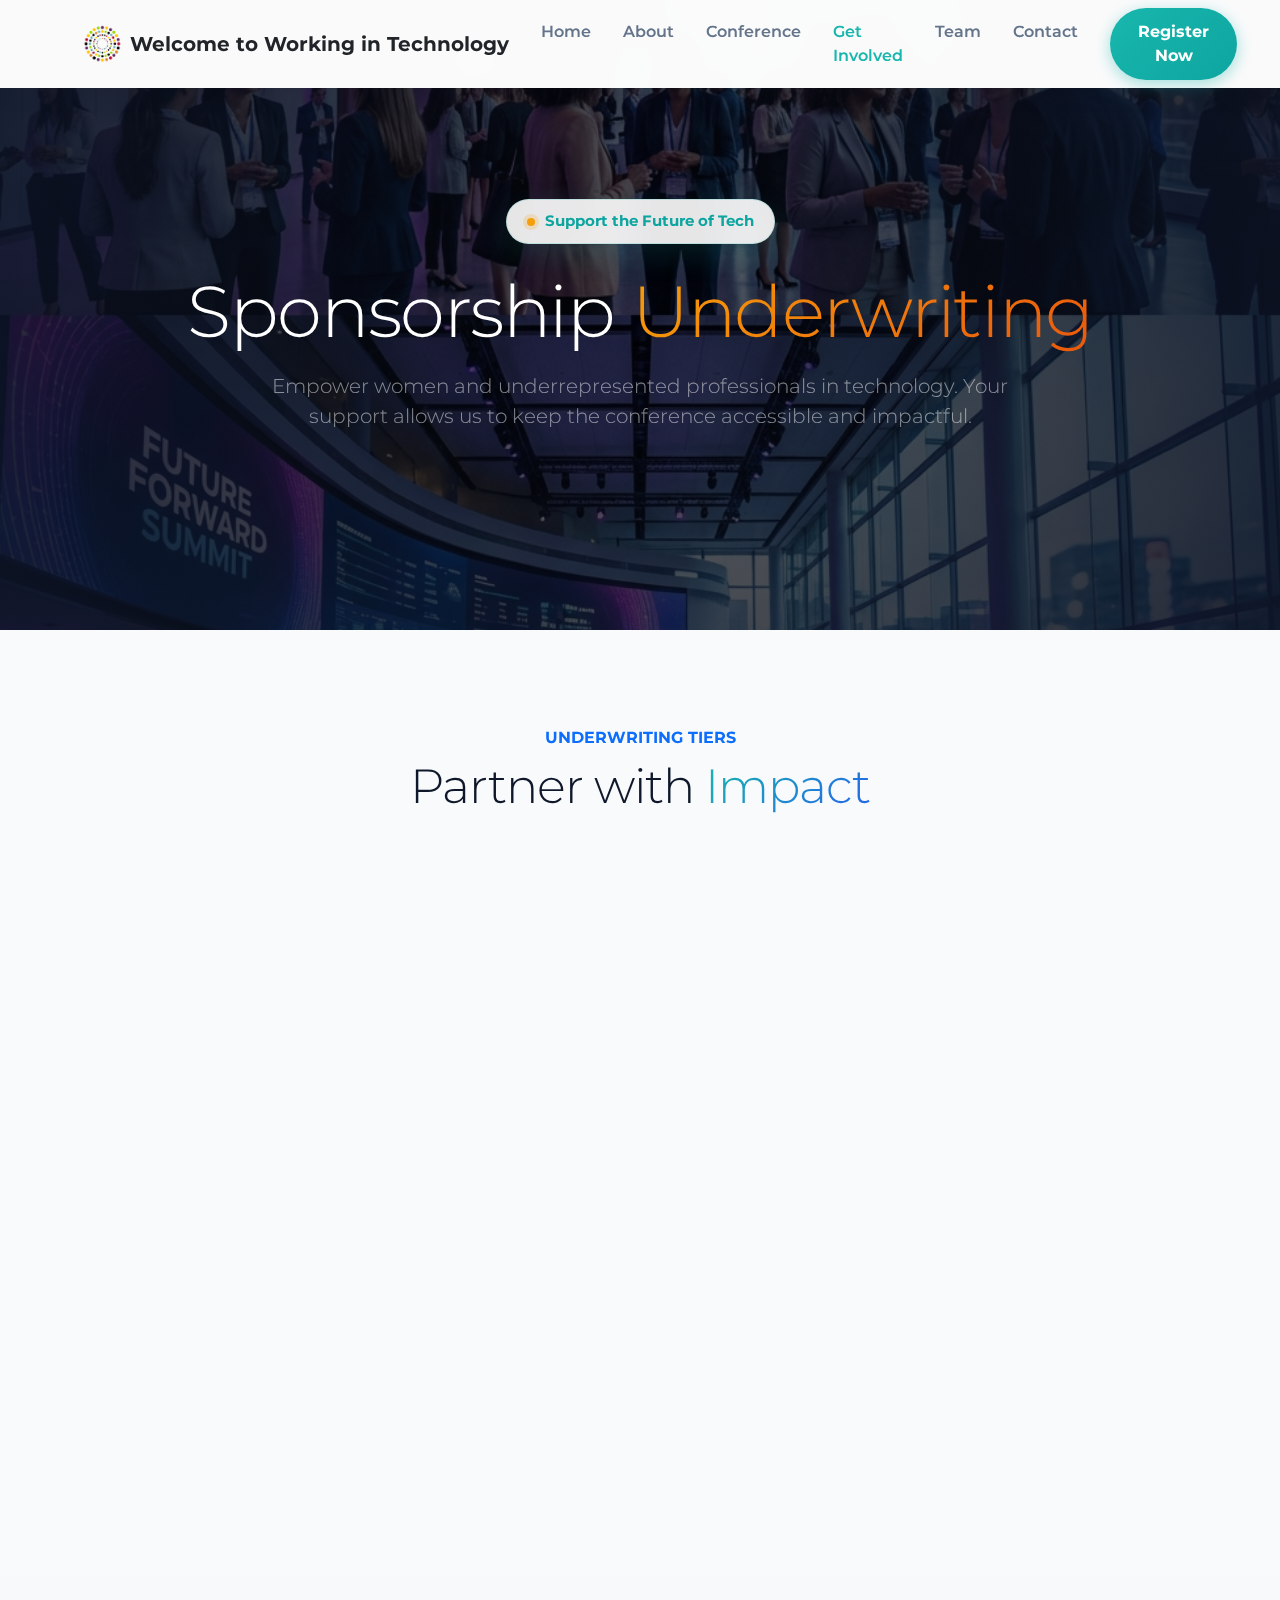
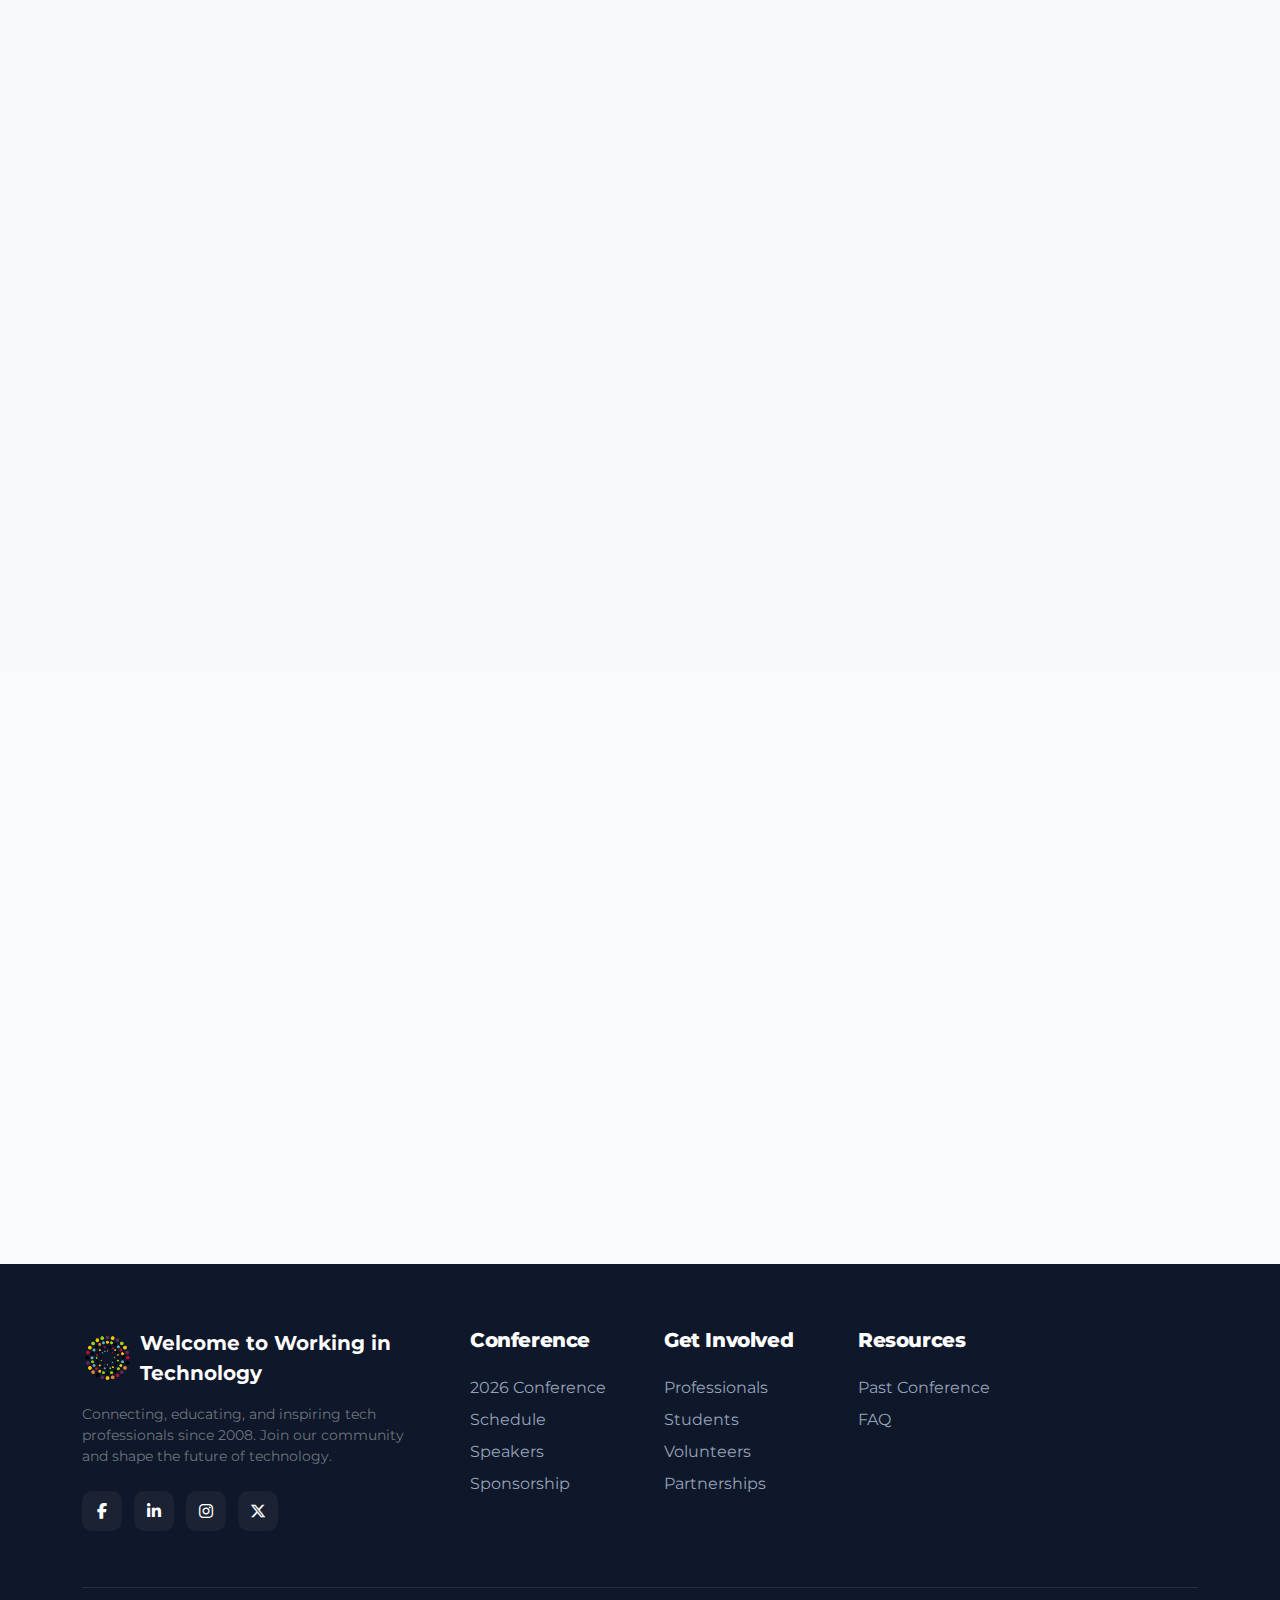
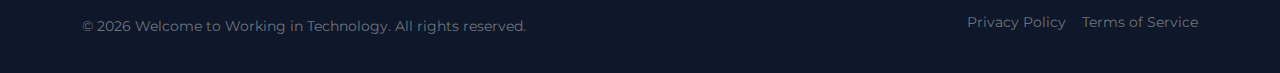
<file: opportunities.html>
<!DOCTYPE html>
<html lang="en">

<head>
    <meta charset="UTF-8">
    <meta name="viewport" content="width=device-width, initial-scale=1.0">
    <title>Sponsorship Opportunities - Welcome to Working in Technology</title>
    <link href="https://cdn.jsdelivr.net/npm/bootstrap@5.3.0/dist/css/bootstrap.min.css" rel="stylesheet">
    <link rel="stylesheet" href="https://cdnjs.cloudflare.com/ajax/libs/font-awesome/6.6.0/css/all.min.css">
    <link href="https://unpkg.com/aos@2.3.1/dist/aos.css" rel="stylesheet">
    <link rel="stylesheet" href="styles.css">
</head>

<body>

    <!-- Navbar (Synced from Homepage) -->
    <nav class="navbar navbar-expand-lg fixed-top scrolled" id="mainNav">
        <div class="container">
            <a class="navbar-brand d-flex align-items-center" href="index.html">
                <img src="images/logo.png" alt="WIT Logo">
                <span class="d-none d-sm-inline-block fw-bold text-dark">Welcome to Working in Technology</span>
                <span class="d-sm-none fw-bold text-dark">WWiT</span>
            </a>
            <button class="navbar-toggler collapsed border-0 shadow-none" type="button" data-bs-toggle="collapse"
                data-bs-target="#navbarContent" aria-controls="navbarContent" aria-expanded="false"
                aria-label="Toggle navigation">
                <span></span>
                <span></span>
                <span></span>
            </button>
            <div class="collapse navbar-collapse" id="navbarContent">
                <ul class="navbar-nav ms-auto mb-2 mb-lg-0">
                    <li class="nav-item"><a class="nav-link" href="index.html#home">Home</a></li>
                    <li class="nav-item"><a class="nav-link" href="index.html#about">About</a></li>
                    <li class="nav-item"><a class="nav-link" href="index.html#conference">Conference</a></li>
                    <li class="nav-item"><a class="nav-link active" href="index.html#getinvolved">Get Involved</a></li>
                    <li class="nav-item"><a class="nav-link" href="index.html#team">Team</a></li>
                    <li class="nav-item"><a class="nav-link" href="index.html#contact">Contact</a></li>
                </ul>
                <div class="d-flex ms-lg-3">
                    <a href="register.html" class="btn btn-primary text-white">Register Now</a>
                </div>
            </div>
        </div>
    </nav>

    <!-- Stunning Hero Section -->
    <header class="subpage-hero">
        <img src="images/professional_sponsorship_hero.png" class="subpage-hero-img" alt="Professional Networking">
        <div class="subpage-hero-overlay"></div>
        <div class="container position-relative z-index-1">
            <div class="hero-badge mx-auto mb-4" data-aos="fade-up">
                <span class="dot"></span> Support the Future of Tech
            </div>
            <h1 class="display-2 fw-black mb-3" data-aos="fade-up" data-aos-delay="100">Sponsorship <span
                    class="text-accent-gradient">Underwriting</span></h1>
            <p class="lead text-white-50 mx-auto mb-0" style="max-width: 800px;" data-aos="fade-up"
                data-aos-delay="200">
                Empower women and underrepresented professionals in technology. Your support allows us to keep the
                conference accessible and impactful.
            </p>
        </div>
    </header>

    <!-- Tiers Section -->
    <section class="py-5 bg-blob-wrapper">
        <div class="container py-5">
            <div class="text-center mb-5" data-aos="fade-up">
                <span class="text-primary fw-bold text-uppercase">Underwriting Tiers</span>
                <h2 class="display-5 mt-2">Partner with <span class="text-gradient">Impact</span></h2>
            </div>

            <div class="row g-4 justify-content-center">
                <!-- Gold Tier -->
                <div class="col-lg-4 col-md-6" data-aos="fade-up" data-aos-delay="100">
                    <div class="tier-card-premium">
                        <span class="tier-badge bg-warning text-dark">Gold Sponsor</span>
                        <div class="display-4 fw-bold mb-4">$500</div>
                        <ul class="list-unstyled mb-5 flex-grow-1">
                            <li class="mb-3 d-flex gap-2 align-items-center"><i
                                    class="fa-solid fa-check text-primary"></i> Vendor Table provided</li>
                            <li class="mb-3 d-flex gap-2 align-items-center"><i
                                    class="fa-solid fa-check text-primary"></i> Name on signage at registration</li>
                            <li class="mb-3 d-flex gap-2 align-items-center"><i
                                    class="fa-solid fa-check text-primary"></i> Logo in programs and website</li>
                            <li class="mb-3 d-flex gap-2 align-items-center"><i
                                    class="fa-solid fa-check text-primary"></i> Announced during breaks</li>
                            <li class="mb-3 d-flex gap-2 align-items-center"><i
                                    class="fa-solid fa-check text-primary"></i> 2 Complimentary registrations</li>
                        </ul>
                        <a href="mailto:sonya.chapin@bsu.edu"
                            class="btn btn-outline-primary w-100 rounded-pill py-3">Select Tier</a>
                    </div>
                </div>

                <!-- Diamond Tier (Featured) -->
                <div class="col-lg-4 col-md-6" data-aos="fade-up" data-aos-delay="200">
                    <div class="tier-card-premium featured">
                        <span class="tier-badge bg-primary text-white">Diamond Sponsor (1 Available)</span>
                        <div class="display-4 fw-bold mb-4">$2,000</div>
                        <ul class="list-unstyled mb-5 flex-grow-1">
                            <li class="mb-3 d-flex gap-2 align-items-center"><i
                                    class="fa-solid fa-circle-check text-primary"></i> Name/Logo on podium sign</li>
                            <li class="mb-3 d-flex gap-2 align-items-center"><i
                                    class="fa-solid fa-circle-check text-primary"></i> Leading name/logo on tables</li>
                            <li class="mb-3 d-flex gap-2 align-items-center"><i
                                    class="fa-solid fa-circle-check text-primary"></i> 2 minutes before final keynote
                            </li>
                            <li class="mb-3 d-flex gap-2 align-items-center"><i
                                    class="fa-solid fa-circle-check text-primary"></i> Branded materials / SWAG option
                            </li>
                            <li class="mb-3 d-flex gap-2 align-items-center"><i
                                    class="fa-solid fa-circle-check text-primary"></i> 10 Complimentary registrations
                            </li>
                        </ul>
                        <a href="mailto:sonya.chapin@bsu.edu"
                            class="btn btn-primary w-100 rounded-pill py-3 text-white shadow">Claim Exclusive Tier</a>
                    </div>
                </div>

                <!-- Platinum Tier -->
                <div class="col-lg-4 col-md-6" data-aos="fade-up" data-aos-delay="300">
                    <div class="tier-card-premium">
                        <span class="tier-badge bg-secondary text-white">Platinum Sponsor (1 Available)</span>
                        <div class="display-4 fw-bold mb-4">$1,000</div>
                        <ul class="list-unstyled mb-5 flex-grow-1">
                            <li class="mb-3 d-flex gap-2 align-items-center"><i
                                    class="fa-solid fa-check text-primary"></i> All Gold Sponsor benefits</li>
                            <li class="mb-3 d-flex gap-2 align-items-center"><i
                                    class="fa-solid fa-check text-primary"></i> Name and logo on tables</li>
                            <li class="mb-3 d-flex gap-2 align-items-center"><i
                                    class="fa-solid fa-check text-primary"></i> 2 minutes before opening keynote</li>
                            <li class="mb-3 d-flex gap-2 align-items-center"><i
                                    class="fa-solid fa-check text-primary"></i> Branded materials / SWAG option</li>
                            <li class="mb-3 d-flex gap-2 align-items-center"><i
                                    class="fa-solid fa-check text-primary"></i> 5 Complimentary registrations</li>
                        </ul>
                        <a href="mailto:sonya.chapin@bsu.edu"
                            class="btn btn-outline-primary w-100 rounded-pill py-3">Select Tier</a>
                    </div>
                </div>
            </div>
        </div>
    </section>

    <!-- Secondary Tiers -->
    <section class="py-5 bg-light">
        <div class="container">
            <div class="row g-4 align-items-stretch">
                <div class="col-lg-6" data-aos="fade-right">
                    <div class="feature-card h-100 p-5 bg-white border-0 shadow-sm rounded-4">
                        <div class="icon-box bg-warning bg-opacity-10 text-warning mb-4">
                            <i class="fa-solid fa-graduation-cap"></i>
                        </div>
                        <h3 class="fw-black mb-3">Student Sponsor</h3>
                        <p class="text-muted mb-4">Directly support the next generation of women in tech. Your
                            sponsorship covers the cost of attendance for a graduate student.</p>
                        <div class="display-5 fw-bold text-warning mb-4">$50</div>
                        <ul class="list-unstyled text-muted mb-5">
                            <li class="mb-2"><i class="fa-solid fa-circle-check text-warning me-2"></i> Sponsor a
                                graduate student's attendance</li>
                            <li class="mb-2"><i class="fa-solid fa-circle-check text-warning me-2"></i> Business name on
                                programs and website</li>
                            <li><i class="fa-solid fa-circle-check text-warning me-2"></i> Logo/Names in event scrolling
                                slides</li>
                        </ul>
                        <a href="student-sponsorship.html" class="btn btn-warning w-100 rounded-pill py-3 fw-bold">Learn
                            More</a>
                    </div>
                </div>
                <div class="col-lg-6" data-aos="fade-left">
                    <div class="feature-card h-100 p-5 bg-dark text-white border-0 shadow-sm rounded-4">
                        <div class="icon-box bg-primary bg-opacity-10 text-primary mb-4">
                            <i class="fa-solid fa-box-open"></i>
                        </div>
                        <h3 class="fw-black mb-3">In-Kind Sponsorships</h3>
                        <p class="text-white-50 mb-5">Support the event through physical contributions and gain brand
                            visibility among our 150+ attendees.</p>

                        <div class="row g-4">
                            <div class="col-md-6">
                                <h5 class="fw-bold mb-2">Attendee SWAG</h5>
                                <p class="small text-white-50 mb-0">Qty 150, co-branded. Est. $600. Includes 3
                                    registrations.</p>
                            </div>
                            <div class="col-md-6">
                                <h5 class="fw-bold mb-2">Raffle Items</h5>
                                <p class="small text-white-50 mb-0">Valued at $200+. Includes 2 registrations.</p>
                            </div>
                        </div>
                        <hr class="my-4 border-secondary">
                        <a href="mailto:sonya.chapin@bsu.edu"
                            class="btn btn-primary w-100 rounded-pill py-3 text-white">Inquire About In-Kind</a>
                    </div>
                </div>
            </div>
        </div>
    </section>

    <!-- Contact Section -->
    <section class="py-5" id="contact">
        <div class="container py-5">
            <div class="row justify-content-center text-center">
                <div class="col-lg-8" data-aos="zoom-in">
                    <div class="p-5 rounded-5 glass border-0 shadow-2xl">
                        <h2 class="display-5 fw-black mb-4">Ready to <span class="text-primary">Collaborate?</span></h2>
                        <p class="text-muted lead mb-5">For more information on sponsorship levels or custom
                            opportunities, please contact our coordinator.</p>
                        <div class="row g-4 justify-content-center">
                            <div class="col-auto">
                                <div class="d-flex align-items-center gap-3">
                                    <div class="icon-box-sm bg-primary bg-opacity-10 text-primary">
                                        <i class="fa-solid fa-user-tie"></i>
                                    </div>
                                    <div class="text-start">
                                        <small class="text-primary fw-bold text-uppercase">Sponsorship Lead</small>
                                        <h5 class="mb-0">Sonya Chapin</h5>
                                    </div>
                                </div>
                            </div>
                            <div class="col-auto">
                                <a href="mailto:sonya.chapin@bsu.edu"
                                    class="btn btn-light rounded-pill px-4 py-2 border">
                                    <i class="fa-solid fa-envelope me-2"></i> sonya.chapin@bsu.edu
                                </a>
                            </div>
                            <div class="col-auto">
                                <a href="tel:7652853762" class="btn btn-light rounded-pill px-4 py-2 border">
                                    <i class="fa-solid fa-phone me-2"></i> 765-285-3762
                                </a>
                            </div>
                        </div>
                    </div>
                </div>
            </div>
        </div>
    </section>

    <!-- Footer -->
    <footer>
        <div class="container">
            <div class="row g-5">
                <div class="col-lg-4">
                    <div class="d-flex align-items-center gap-2 mb-3 text-white fw-bold fs-5">
                        <img src="images/logo.png" alt="WWiT Logo" style="height: 50px; border-radius: 8px;">
                        <span>Welcome to Working in Technology</span>
                    </div>
                    <p class="text-secondary small mb-4">
                        Connecting, educating, and inspiring tech professionals since 2008.
                        Join our community and shape the future of technology.
                    </p>
                    <div>
                        <a href="#" class="footer-social-icon" title="Facebook"><i
                                class="fa-brands fa-facebook-f"></i></a>
                        <a href="#" class="footer-social-icon" title="LinkedIn"><i
                                class="fa-brands fa-linkedin-in"></i></a>
                        <a href="#" class="footer-social-icon" title="Instagram"><i
                                class="fa-brands fa-instagram"></i></a>
                        <a href="#" class="footer-social-icon" title="X (Twitter)"><i
                                class="fa-brands fa-x-twitter"></i></a>
                    </div>
                </div>
                <div class="col-lg-2 col-6">
                    <h5>Conference</h5>
                    <a href="index.html#conference">2026 Conference</a>
                    <a href="schedule.html">Schedule</a>
                    <a href="speakers.html">Speakers</a>
                    <a href="opportunities.html">Sponsorship</a>
                </div>
                <div class="col-lg-2 col-6">
                    <h5>Get Involved</h5>
                    <a href="opportunities.html">Professionals</a>
                    <a href="student-sponsorship.html">Students</a>
                    <a href="join-team.html">Volunteers</a>
                    <a href="partnerships.html">Partnerships</a>
                </div>
                <div class="col-lg-3 col-6">
                    <h5>Resources</h5>
                    <a href="#">Past Conference</a>
                    <a href="faq.html">FAQ</a>
                </div>
            </div>
            <div
                class="border-top border-secondary border-opacity-25 mt-5 pt-4 d-flex flex-wrap justify-content-between align-items-center">
                <small class="text-secondary">© 2026 Welcome to Working in Technology. All rights reserved.</small>
                <div class="d-flex gap-3">
                    <a href="#" class="text-secondary small">Privacy Policy</a>
                    <a href="#" class="text-secondary small">Terms of Service</a>
                </div>
            </div>
        </div>
    </footer>

    <script src="https://cdn.jsdelivr.net/npm/bootstrap@5.3.0/dist/js/bootstrap.bundle.min.js"></script>
    <script src="https://unpkg.com/aos@2.3.1/dist/aos.js"></script>
    <script>
        AOS.init({ once: true, offset: 50, duration: 1000 });

        // Navbar Scroll Effect
        window.addEventListener('scroll', function () {
            if (window.scrollY > 50) {
                document.getElementById('mainNav').classList.add('scrolled');
            } else {
                document.getElementById('mainNav').classList.remove('scrolled');
            }
        });

        // Scroll to Top Button
        document.addEventListener('DOMContentLoaded', function() {
            const scrollToTopBtn = document.getElementById('scrollToTop');

            if (scrollToTopBtn) {
                window.addEventListener('scroll', () => {
                    if (window.scrollY > 300) {
                        scrollToTopBtn.classList.add('visible');
                    } else {
                        scrollToTopBtn.classList.remove('visible');
                    }
                });

                scrollToTopBtn.addEventListener('click', () => {
                    window.scrollTo({
                        top: 0,
                        behavior: 'smooth'
                    });
                });
            }
        });
    </script>

    <!-- Scroll to Top Button -->
    <button id="scrollToTop" class="scroll-to-top" aria-label="Scroll to top">
        <i class="fa-solid fa-arrow-up"></i>
    </button>
</body>

</html>
</file>
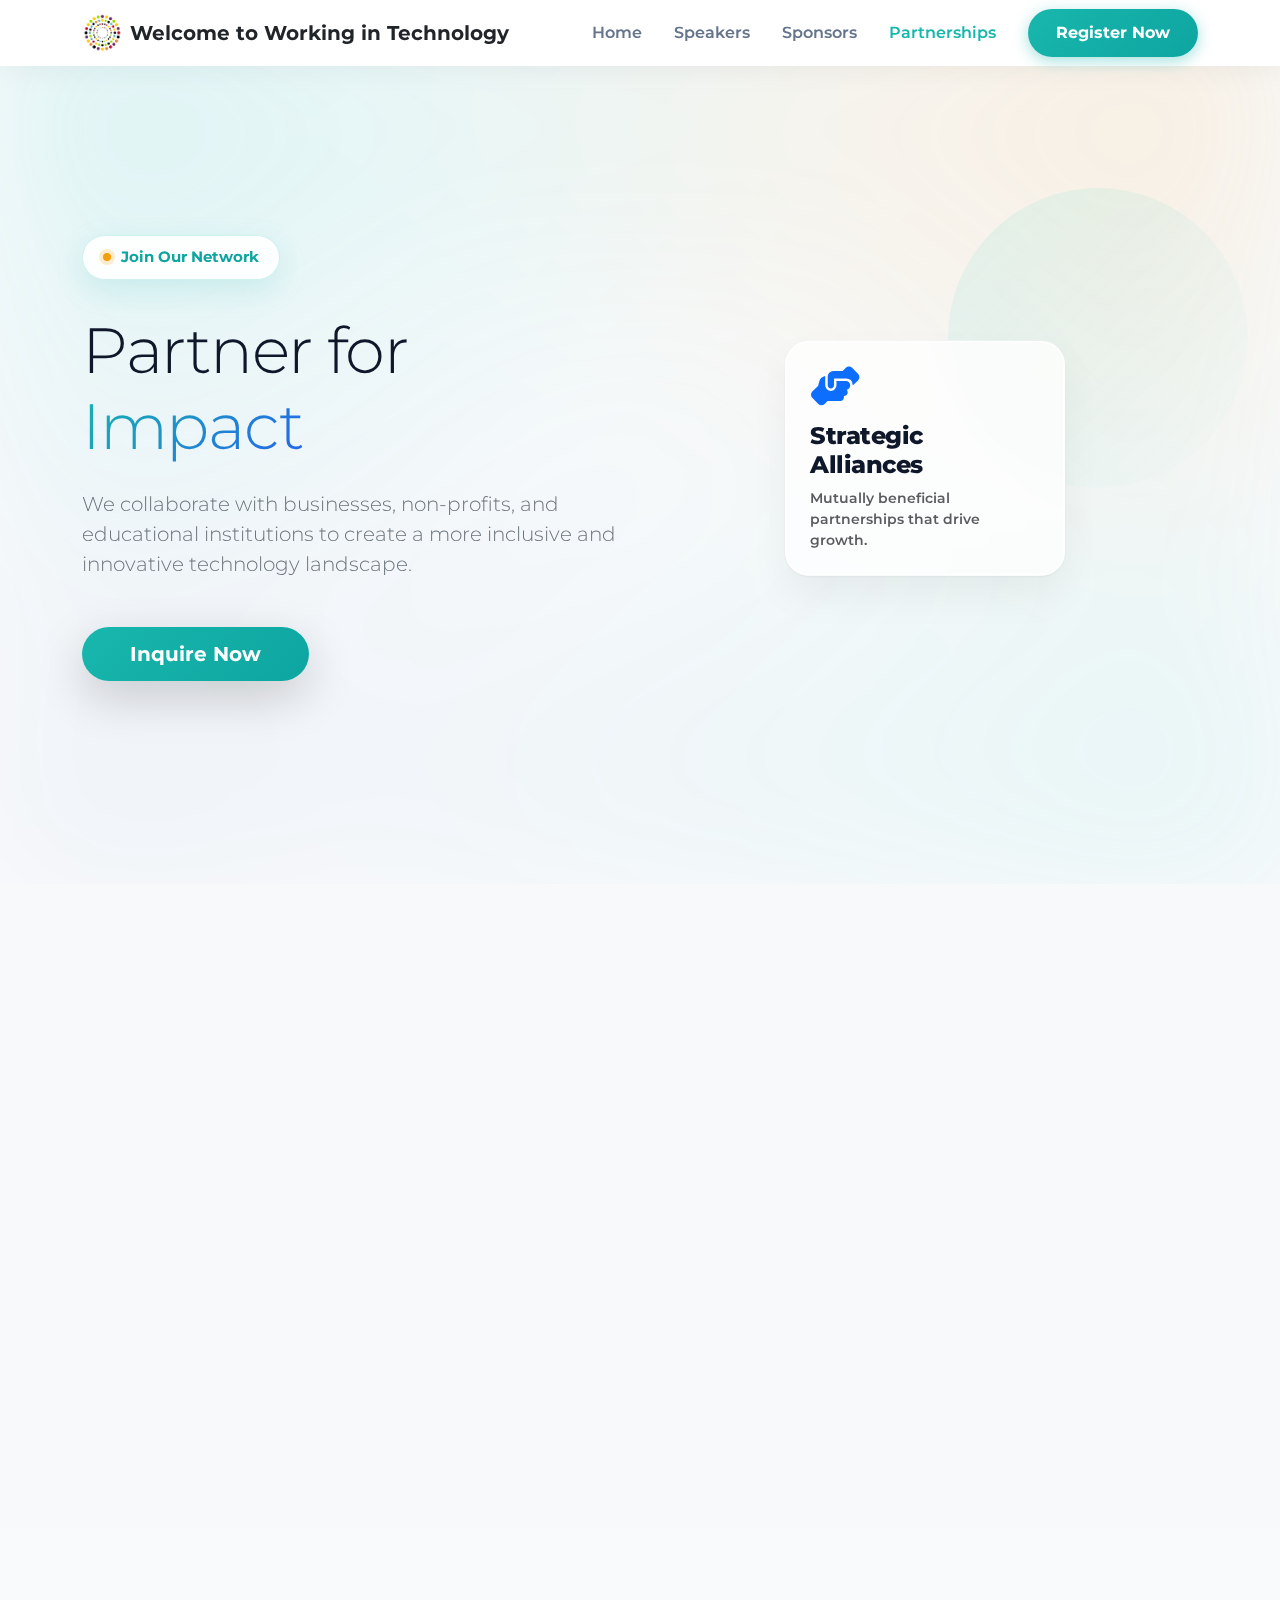
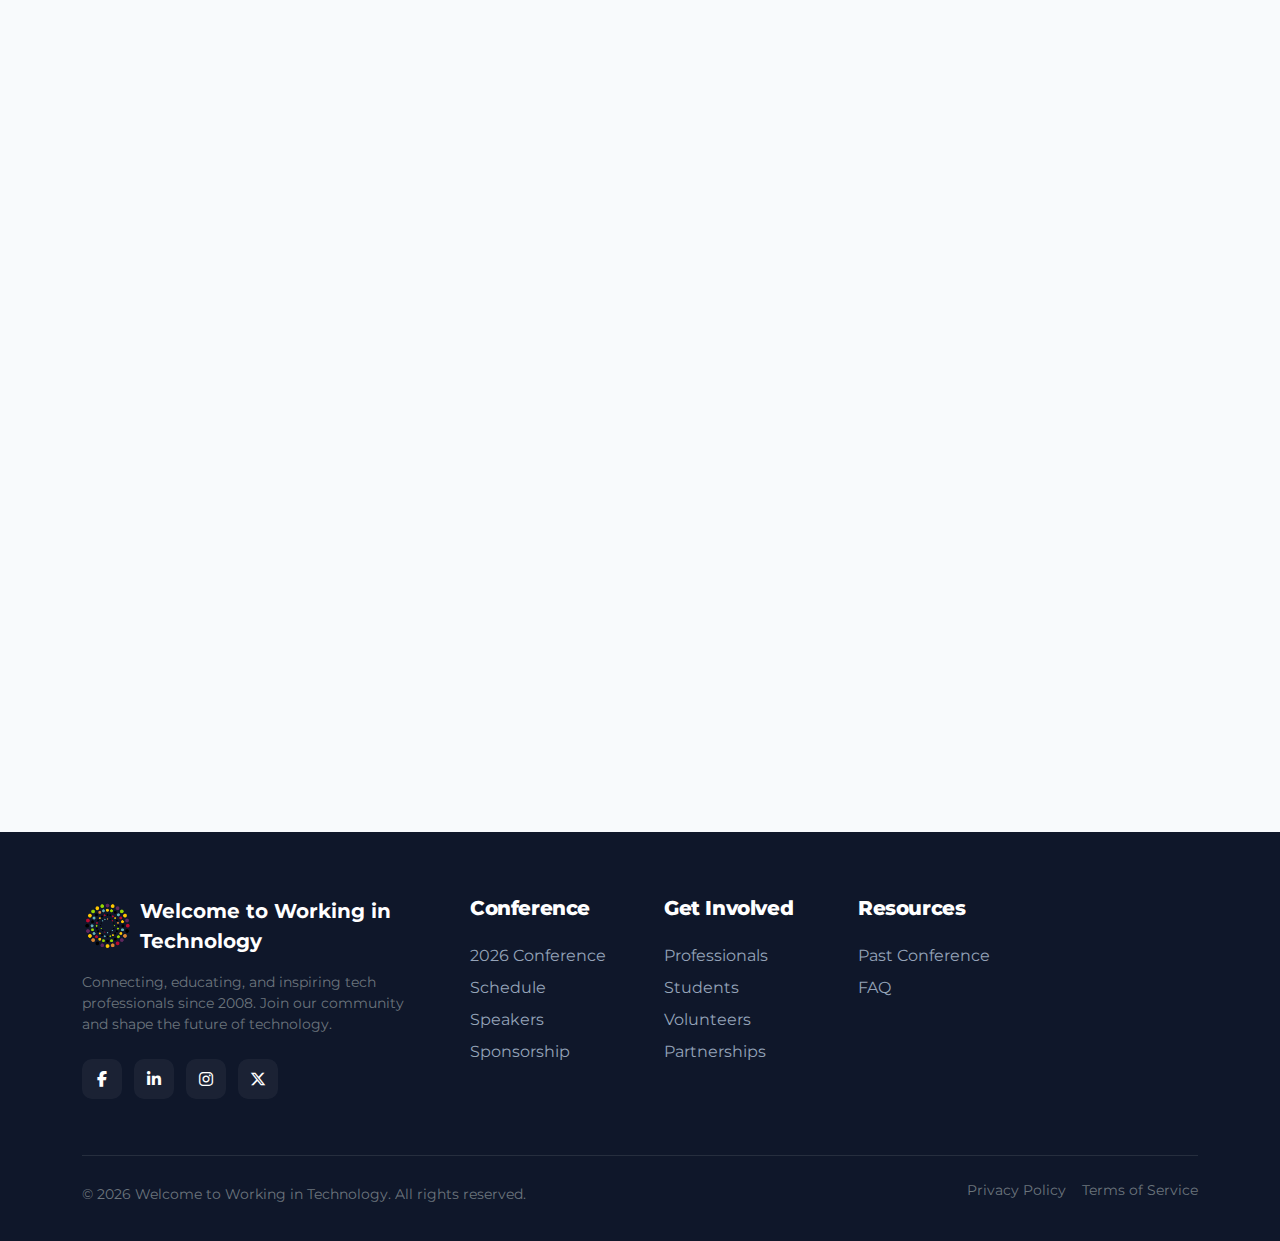
<file: partnerships.html>
<!DOCTYPE html>
<html lang="en">

<head>
    <meta charset="UTF-8">
    <meta name="viewport" content="width=device-width, initial-scale=1.0">
    <title>Partnerships - Working in Technology</title>

    <link href="https://cdn.jsdelivr.net/npm/bootstrap@5.3.0/dist/css/bootstrap.min.css" rel="stylesheet">
    <link rel="stylesheet" href="https://cdnjs.cloudflare.com/ajax/libs/font-awesome/6.6.0/css/all.min.css">
    <link href="https://unpkg.com/aos@2.3.1/dist/aos.css" rel="stylesheet">
    <link rel="stylesheet" href="styles.css">
</head>

<body>

    <!-- Navbar -->
    <nav class="navbar navbar-expand-lg fixed-top scrolled" id="mainNav">
        <div class="container">
            <a class="navbar-brand d-flex align-items-center" href="index.html">
                <img src="images/logo.png" alt="WIT Logo">
                <span class="d-none d-sm-inline-block fw-bold text-dark">Welcome to Working in Technology</span>
            </a>
            <button class="navbar-toggler border-0 shadow-none" type="button" data-bs-toggle="collapse"
                data-bs-target="#navbarContent">
                <span class="navbar-toggler-icon"></span>
            </button>
            <div class="collapse navbar-collapse" id="navbarContent">
                <ul class="navbar-nav ms-auto mb-2 mb-lg-0">
                    <li class="nav-item"><a class="nav-link" href="index.html">Home</a></li>
                    <li class="nav-item"><a class="nav-link" href="#">Speakers</a></li>
                    <li class="nav-item"><a class="nav-link" href="#">Sponsors</a></li>
                    <li class="nav-item"><a class="nav-link active" href="#">Partnerships</a></li>
                </ul>
                <div class="d-flex ms-lg-3">
                    <a href="register.html" class="btn btn-primary text-white">Register Now</a>
                </div>
            </div>
        </div>
    </nav>

    <!-- Hero Section -->
    <section class="hero-section">
        <div class="hero-mesh-bg"></div>
        <div class="container hero-content py-5">
            <div class="row align-items-center text-center text-lg-start">
                <div class="col-lg-6 d-flex flex-column align-items-center align-items-lg-start" data-aos="fade-right">
                    <div class="hero-badge">
                        <span class="dot"></span>
                        Join Our Network
                    </div>
                    <h1 class="display-3 mb-4 fw-black">
                        Partner for <span class="text-gradient">Impact</span>
                    </h1>
                    <p class="lead text-secondary mb-5">
                        We collaborate with businesses, non-profits, and educational institutions to create a more
                        inclusive and innovative technology landscape.
                    </p>
                    <a href="#form" class="btn btn-primary btn-lg px-5 shadow-lg">Inquire Now</a>
                </div>
                <div class="col-lg-6 d-none d-lg-block" data-aos="fade-left">
                    <div class="hero-visual-wrapper">
                        <div class="hero-circle-deco deco-1 d-none d-lg-block"></div>
                        <div class="glass-card-float card-main d-none d-lg-block">
                            <i class="fa-solid fa-handshake-angle fs-1 text-primary mb-3"></i>
                            <h4 class="mb-2">Strategic Alliances</h4>
                            <p class="text-muted small mb-0 fw-semibold">Mutually beneficial partnerships that drive
                                growth.</p>
                        </div>
                    </div>
                </div>
            </div>
        </div>
    </section>

    <!-- Partnership Types -->
    <section class="py-5 bg-light">
        <div class="container py-5">
            <div class="text-center mb-5" data-aos="fade-up">
                <span class="text-primary fw-bold text-uppercase">Opportunities</span>
                <h2 class="display-5 mt-2">How We Can Work Together</h2>
            </div>

            <div class="row g-4">
                <div class="col-md-4" data-aos="fade-up">
                    <div class="feature-card h-100">
                        <div class="icon-box"><i class="fa-solid fa-graduation-cap"></i></div>
                        <h3>Academic Partners</h3>
                        <p class="text-muted">Connecting students with real-world tech experience and professional
                            mentorship.</p>
                    </div>
                </div>
                <div class="col-md-4" data-aos="fade-up" data-aos-delay="100">
                    <div class="feature-card h-100">
                        <div class="icon-box bg-accent"><i class="fa-solid fa-building"></i></div>
                        <h3>Corporate Affiliates</h3>
                        <p class="text-muted">Custom sponsorship packages, talent pipeline access, and CSR initiatives.
                        </p>
                    </div>
                </div>
                <div class="col-md-4" data-aos="fade-up" data-aos-delay="200">
                    <div class="feature-card h-100">
                        <div class="icon-box bg-success"><i class="fa-solid fa-globe"></i></div>
                        <h3>Community Partners</h3>
                        <p class="text-muted">Collaborative events, knowledge sharing, and advocacy for diversity in
                            tech.</p>
                    </div>
                </div>
            </div>
        </div>
    </section>

    <!-- Partnership Form -->
    <section id="form" class="py-5">
        <div class="container py-5">
            <div class="row justify-content-center">
                <div class="col-lg-8" data-aos="zoom-in">
                    <div class="feature-card p-5 border-primary" style="border-width: 2px;">
                        <h2 class="display-5 text-center fw-black mb-5">Partnership <span
                                class="text-primary">Inquiry</span></h2>
                        <form class="custom-form row g-3">
                            <div class="col-md-6">
                                <label class="fw-bold mb-2">Full Name</label>
                                <input type="text" class="form-control" placeholder="Jane Doe">
                            </div>
                            <div class="col-md-6">
                                <label class="fw-bold mb-2">Organization</label>
                                <input type="text" class="form-control" placeholder="Company Inc.">
                            </div>
                            <div class="col-md-12">
                                <label class="fw-bold mb-2">Email Address</label>
                                <input type="email" class="form-control" placeholder="jane@company.com">
                            </div>
                            <div class="col-md-12">
                                <label class="fw-bold mb-2">How would you like to partner?</label>
                                <select class="form-select border-2 rounded-3 p-3">
                                    <option selected>Select an option</option>
                                    <option>Sponsorship</option>
                                    <option>Academic Collaboration</option>
                                    <option>Mentorship Program</option>
                                    <option>Other</option>
                                </select>
                            </div>
                            <div class="col-12">
                                <label class="fw-bold mb-2">Additional Details</label>
                                <textarea class="form-control" rows="4"
                                    placeholder="Tell us more about your interest..."></textarea>
                            </div>
                            <div class="col-12 mt-4">
                                <button type="submit" class="btn btn-primary btn-lg w-100 py-3">Submit Inquiry</button>
                            </div>
                        </form>
                    </div>
                </div>
            </div>
        </div>
    </section>

    <!-- Footer -->
    <footer>
        <div class="container">
            <div class="row g-5">
                <div class="col-lg-4">
                    <div class="d-flex align-items-center gap-2 mb-3 text-white fw-bold fs-5">
                        <img src="images/logo.png" alt="WWiT Logo" style="height: 50px; border-radius: 8px;">
                        <span>Welcome to Working in Technology</span>
                    </div>
                    <p class="text-secondary small mb-4">
                        Connecting, educating, and inspiring tech professionals since 2008.
                        Join our community and shape the future of technology.
                    </p>
                    <div>
                        <a href="#" class="footer-social-icon" title="Facebook"><i
                                class="fa-brands fa-facebook-f"></i></a>
                        <a href="#" class="footer-social-icon" title="LinkedIn"><i
                                class="fa-brands fa-linkedin-in"></i></a>
                        <a href="#" class="footer-social-icon" title="Instagram"><i
                                class="fa-brands fa-instagram"></i></a>
                        <a href="#" class="footer-social-icon" title="X (Twitter)"><i
                                class="fa-brands fa-x-twitter"></i></a>
                    </div>
                </div>
                <div class="col-lg-2 col-6">
                    <h5>Conference</h5>
                    <a href="index.html#conference">2026 Conference</a>
                    <a href="schedule.html">Schedule</a>
                    <a href="speakers.html">Speakers</a>
                    <a href="opportunities.html">Sponsorship</a>
                </div>
                <div class="col-lg-2 col-6">
                    <h5>Get Involved</h5>
                    <a href="opportunities.html">Professionals</a>
                    <a href="student-sponsorship.html">Students</a>
                    <a href="join-team.html">Volunteers</a>
                    <a href="partnerships.html">Partnerships</a>
                </div>
                <div class="col-lg-3 col-6">
                    <h5>Resources</h5>
                    <a href="#">Past Conference</a>
                    <a href="faq.html">FAQ</a>
                </div>
            </div>
            <div
                class="border-top border-secondary border-opacity-25 mt-5 pt-4 d-flex flex-wrap justify-content-between align-items-center">
                <small class="text-secondary">© 2026 Welcome to Working in Technology. All rights reserved.</small>
                <div class="d-flex gap-3">
                    <a href="#" class="text-secondary small">Privacy Policy</a>
                    <a href="#" class="text-secondary small">Terms of Service</a>
                </div>
            </div>
        </div>
    </footer>

    <script src="https://cdn.jsdelivr.net/npm/bootstrap@5.3.0/dist/js/bootstrap.bundle.min.js"></script>
    <script src="https://unpkg.com/aos@2.3.1/dist/aos.js"></script>
    <script>
        AOS.init({ once: true, duration: 800 });

        // Scroll to Top Button
        document.addEventListener('DOMContentLoaded', function() {
            const scrollToTopBtn = document.getElementById('scrollToTop');

            if (scrollToTopBtn) {
                window.addEventListener('scroll', () => {
                    if (window.scrollY > 300) {
                        scrollToTopBtn.classList.add('visible');
                    } else {
                        scrollToTopBtn.classList.remove('visible');
                    }
                });

                scrollToTopBtn.addEventListener('click', () => {
                    window.scrollTo({
                        top: 0,
                        behavior: 'smooth'
                    });
                });
            }
        });
    </script>

    <!-- Scroll to Top Button -->
    <button id="scrollToTop" class="scroll-to-top" aria-label="Scroll to top">
        <i class="fa-solid fa-arrow-up"></i>
    </button>
</body>

</html>
</file>
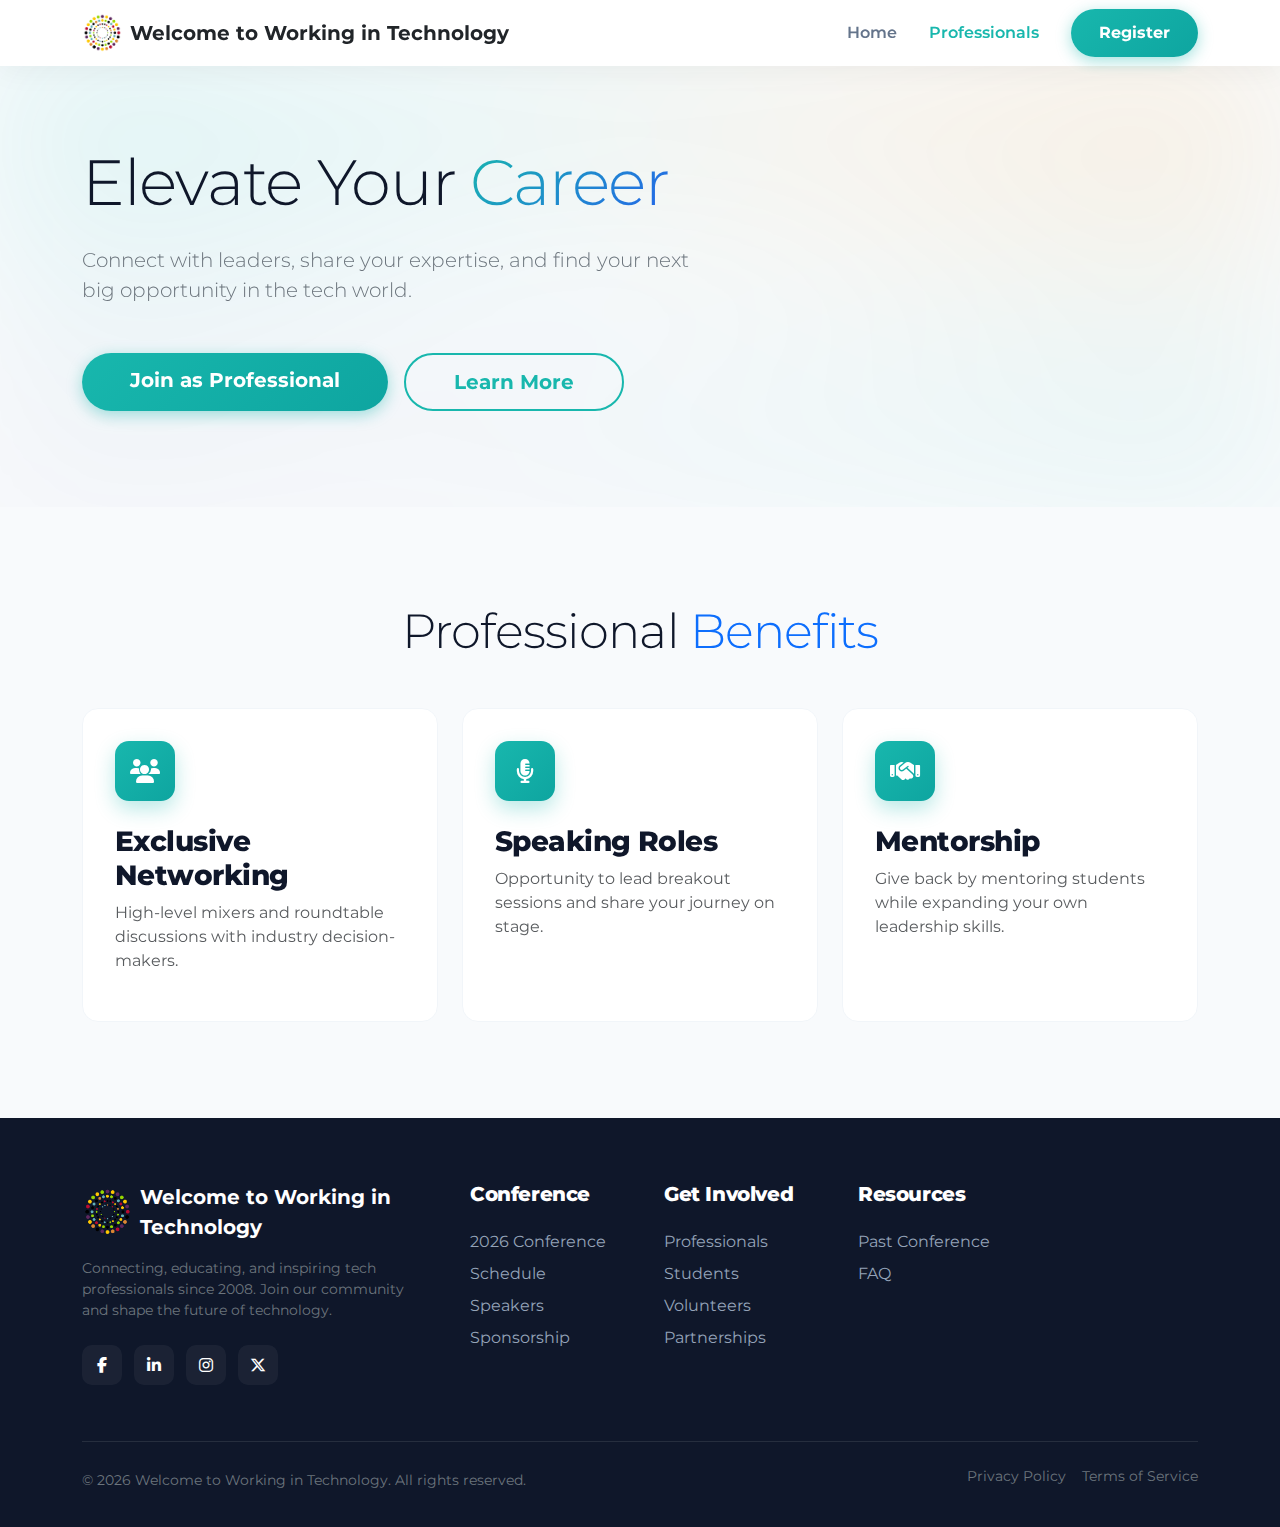
<file: professionals.html>
<!DOCTYPE html>
<html lang="en">

<head>
    <meta charset="UTF-8">
    <meta name="viewport" content="width=device-width, initial-scale=1.0">
    <title>Professionals - Working in Technology</title>
    <link href="https://cdn.jsdelivr.net/npm/bootstrap@5.3.0/dist/css/bootstrap.min.css" rel="stylesheet">
    <link rel="stylesheet" href="https://cdnjs.cloudflare.com/ajax/libs/font-awesome/6.6.0/css/all.min.css">
    <link href="https://unpkg.com/aos@2.3.1/dist/aos.css" rel="stylesheet">
    <link rel="stylesheet" href="styles.css">
</head>

<body>

    <nav class="navbar navbar-expand-lg fixed-top scrolled">
        <div class="container">
            <a class="navbar-brand d-flex align-items-center" href="index.html">
                <img src="images/logo.png" alt="Logo">
                <span class="fw-bold text-dark">Welcome to Working in Technology</span>
            </a>
            <div class="collapse navbar-collapse">
                <ul class="navbar-nav ms-auto">
                    <li class="nav-item"><a class="nav-link" href="index.html">Home</a></li>
                    <li class="nav-item"><a class="nav-link active" href="#">Professionals</a></li>
                </ul>
                <a href="register.html" class="btn btn-primary ms-lg-3 text-white">Register</a>
            </div>
        </div>
    </nav>

    <section class="hero-section py-5 mt-5">
        <div class="hero-mesh-bg"></div>
        <div class="container hero-content py-5">
            <div class="row align-items-center">
                <div class="col-lg-7" data-aos="fade-right">
                    <h1 class="display-3 fw-black mb-4">Elevate Your <span class="text-gradient">Career</span></h1>
                    <p class="lead text-secondary mb-5">Connect with leaders, share your expertise, and find your next
                        big opportunity in the tech world.</p>
                    <div class="d-flex gap-3">
                        <a href="register.html" class="btn btn-primary btn-lg px-5">Join as Professional</a>
                        <a href="#benefits" class="btn btn-outline-primary btn-lg px-5">Learn More</a>
                    </div>
                </div>
            </div>
        </div>
    </section>

    <section id="benefits" class="py-5">
        <div class="container py-5">
            <div class="text-center mb-5" data-aos="fade-up">
                <h2 class="display-5 fw-black">Professional <span class="text-primary">Benefits</span></h2>
            </div>
            <div class="row g-4">
                <div class="col-md-4" data-aos="fade-up">
                    <div class="feature-card">
                        <div class="icon-box"><i class="fa-solid fa-users"></i></div>
                        <h3>Exclusive Networking</h3>
                        <p class="text-muted">High-level mixers and roundtable discussions with industry
                            decision-makers.</p>
                    </div>
                </div>
                <div class="col-md-4" data-aos="fade-up" data-aos-delay="100">
                    <div class="feature-card">
                        <div class="icon-box bg-accent"><i class="fa-solid fa-microphone-lines"></i></div>
                        <h3>Speaking Roles</h3>
                        <p class="text-muted">Opportunity to lead breakout sessions and share your journey on stage.</p>
                    </div>
                </div>
                <div class="col-md-4" data-aos="fade-up" data-aos-delay="200">
                    <div class="feature-card">
                        <div class="icon-box bg-success"><i class="fa-solid fa-handshake"></i></div>
                        <h3>Mentorship</h3>
                        <p class="text-muted">Give back by mentoring students while expanding your own leadership
                            skills.</p>
                    </div>
                </div>
            </div>
        </div>
    </section>

    <!-- Footer -->
    <footer>
        <div class="container">
            <div class="row g-5">
                <div class="col-lg-4">
                    <div class="d-flex align-items-center gap-2 mb-3 text-white fw-bold fs-5">
                        <img src="images/logo.png" alt="WWiT Logo" style="height: 50px; border-radius: 8px;">
                        <span>Welcome to Working in Technology</span>
                    </div>
                    <p class="text-secondary small mb-4">
                        Connecting, educating, and inspiring tech professionals since 2008.
                        Join our community and shape the future of technology.
                    </p>
                    <div>
                        <a href="#" class="footer-social-icon" title="Facebook"><i
                                class="fa-brands fa-facebook-f"></i></a>
                        <a href="#" class="footer-social-icon" title="LinkedIn"><i
                                class="fa-brands fa-linkedin-in"></i></a>
                        <a href="#" class="footer-social-icon" title="Instagram"><i
                                class="fa-brands fa-instagram"></i></a>
                        <a href="#" class="footer-social-icon" title="X (Twitter)"><i
                                class="fa-brands fa-x-twitter"></i></a>
                    </div>
                </div>
                <div class="col-lg-2 col-6">
                    <h5>Conference</h5>
                    <a href="index.html#conference">2026 Conference</a>
                    <a href="schedule.html">Schedule</a>
                    <a href="speakers.html">Speakers</a>
                    <a href="opportunities.html">Sponsorship</a>
                </div>
                <div class="col-lg-2 col-6">
                    <h5>Get Involved</h5>
                    <a href="opportunities.html">Professionals</a>
                    <a href="student-sponsorship.html">Students</a>
                    <a href="join-team.html">Volunteers</a>
                    <a href="partnerships.html">Partnerships</a>
                </div>
                <div class="col-lg-3 col-6">
                    <h5>Resources</h5>
                    <a href="#">Past Conference</a>
                    <a href="faq.html">FAQ</a>
                </div>
            </div>
            <div
                class="border-top border-secondary border-opacity-25 mt-5 pt-4 d-flex flex-wrap justify-content-between align-items-center">
                <small class="text-secondary">© 2026 Welcome to Working in Technology. All rights reserved.</small>
                <div class="d-flex gap-3">
                    <a href="#" class="text-secondary small">Privacy Policy</a>
                    <a href="#" class="text-secondary small">Terms of Service</a>
                </div>
            </div>
        </div>
    </footer>

    <script src="https://cdn.jsdelivr.net/npm/bootstrap@5.3.0/dist/js/bootstrap.bundle.min.js"></script>
    <script src="https://unpkg.com/aos@2.3.1/dist/aos.js"></script>
    <script>
        AOS.init({ once: true, duration: 800 });

        // Scroll to Top Button
        document.addEventListener('DOMContentLoaded', function() {
            const scrollToTopBtn = document.getElementById('scrollToTop');

            if (scrollToTopBtn) {
                window.addEventListener('scroll', () => {
                    if (window.scrollY > 300) {
                        scrollToTopBtn.classList.add('visible');
                    } else {
                        scrollToTopBtn.classList.remove('visible');
                    }
                });

                scrollToTopBtn.addEventListener('click', () => {
                    window.scrollTo({
                        top: 0,
                        behavior: 'smooth'
                    });
                });
            }
        });
    </script>

    <!-- Scroll to Top Button -->
    <button id="scrollToTop" class="scroll-to-top" aria-label="Scroll to top">
        <i class="fa-solid fa-arrow-up"></i>
    </button>
</body>

</html>
</file>
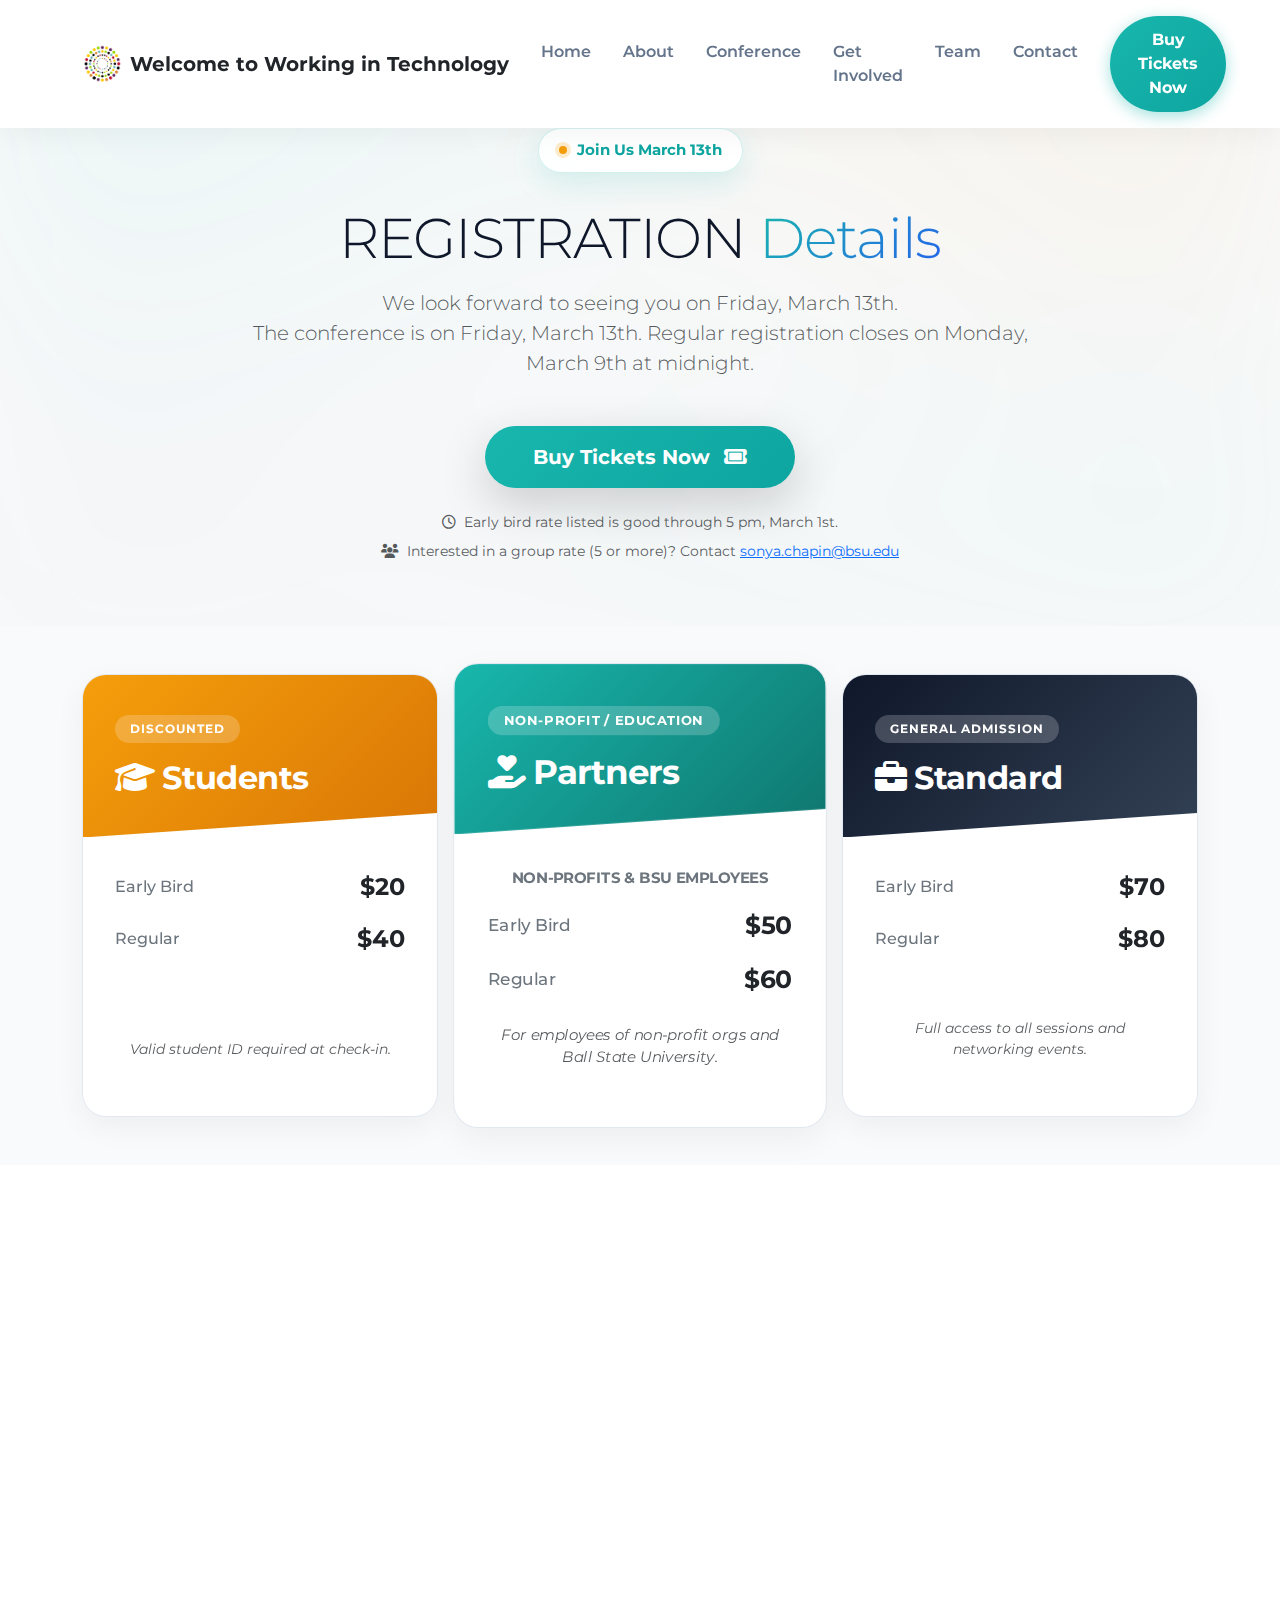
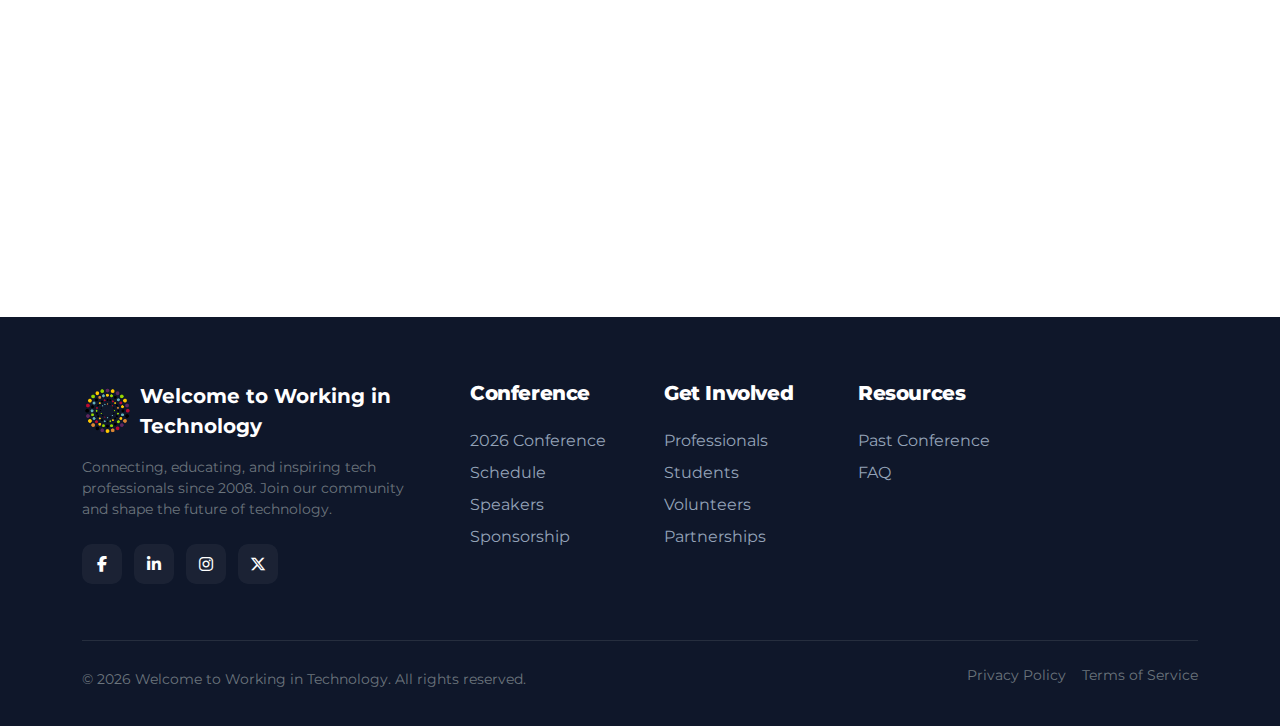
<file: register.html>
﻿<!DOCTYPE html>
<html lang="en">

<head>
    <meta charset="UTF-8">
    <meta name="viewport" content="width=device-width, initial-scale=1.0">
    <title>Registration | Welcome to Working in Technology</title>

    <!-- Bootstrap 5 CSS -->
    <link href="https://cdn.jsdelivr.net/npm/bootstrap@5.3.0/dist/css/bootstrap.min.css" rel="stylesheet">
    <!-- FontAwesome Icons -->
    <link rel="stylesheet" href="https://cdnjs.cloudflare.com/ajax/libs/font-awesome/6.6.0/css/all.min.css">
    <!-- AOS Animation Library -->
    <link href="https://unpkg.com/aos@2.3.1/dist/aos.css" rel="stylesheet">
    <!-- Custom Styles -->
    <link rel="stylesheet" href="styles.css">

    <style>
        .pricing-card {
            border: 1px solid var(--border-color);
            border-radius: 24px;
            background: #fff;
            transition: all 0.4s cubic-bezier(0.175, 0.885, 0.32, 1.275);
            height: 100%;
            position: relative;
            overflow: hidden;
            box-shadow: 0 10px 30px rgba(0, 0, 0, 0.05);
            display: flex;
            flex-direction: column;
        }

        .pricing-card:hover {
            transform: translateY(-10px);
            box-shadow: 0 25px 50px rgba(0, 0, 0, 0.1);
        }

        .pricing-header {
            padding: 2.5rem 2rem;
            position: relative;
            color: white;
            clip-path: polygon(0 0, 100% 0, 100% 85%, 0 100%);
            margin-bottom: 2rem;
        }

        .pricing-card.student .pricing-header {
            background: linear-gradient(135deg, #f59e0b 0%, #d97706 100%);
        }

        .pricing-card.nonprofit .pricing-header {
            background: linear-gradient(135deg, #18b7ad 0%, #0f766e 100%);
        }

        .pricing-card.pro .pricing-header {
            background: linear-gradient(135deg, #0f172a 0%, #334155 100%);
        }

        .price-badge {
            background: rgba(255, 255, 255, 0.2);
            padding: 5px 15px;
            border-radius: 50px;
            font-size: 0.75rem;
            font-weight: 700;
            text-transform: uppercase;
            letter-spacing: 1px;
            backdrop-filter: blur(5px);
            display: inline-block;
            margin-bottom: 1rem;
        }

        .pricing-content {
            padding: 0 2rem 2.5rem;
            flex-grow: 1;
            display: flex;
            flex-direction: column;
        }

        .waiver-box {
            background-color: #f8fafc;
            border-left: 5px solid var(--accent);
            border-radius: 12px;
            padding: 2.5rem;
            box-shadow: 0 5px 20px rgba(0, 0, 0, 0.03);
        }
    </style>
</head>

<body>

    <!-- Navbar -->
    <nav class="navbar navbar-expand-lg fixed-top" id="mainNav">
        <div class="container">
            <a class="navbar-brand d-flex align-items-center" href="index.html">
                <img src="images/logo.png" alt="WIT Logo">
                <span class="d-none d-sm-inline-block fw-bold text-dark">Welcome to Working in Technology</span>
                <span class="d-sm-none fw-bold text-dark">WWiT</span>
            </a>
            <button class="navbar-toggler collapsed border-0 shadow-none" type="button" data-bs-toggle="collapse"
                data-bs-target="#navbarContent" aria-controls="navbarContent" aria-expanded="false"
                aria-label="Toggle navigation">
                <span></span>
                <span></span>
                <span></span>
            </button>
            <div class="collapse navbar-collapse" id="navbarContent">
                <ul class="navbar-nav ms-auto mb-2 mb-lg-0">
                    <li class="nav-item"><a class="nav-link" href="index.html#home">Home</a></li>
                    <li class="nav-item"><a class="nav-link" href="index.html#about">About</a></li>
                    <li class="nav-item"><a class="nav-link" href="index.html#conference">Conference</a></li>
                    <li class="nav-item"><a class="nav-link" href="index.html#getinvolved">Get Involved</a></li>
                    <li class="nav-item"><a class="nav-link" href="index.html#team">Team</a></li>
                    <li class="nav-item"><a class="nav-link" href="index.html#contact">Contact</a></li>
                </ul>
                <div class="d-flex ms-lg-3">
                    <a href="https://commerce.cashnet.com/BALL_EMS044"
                        class="btn btn-primary text-white conditional-buy-btn">Buy Tickets
                        Now</a>
                </div>
            </div>
        </div>
    </nav>

    <!-- Page Hero -->
    <section class="hero-section py-5 bg-light" style="padding-top: 8rem !important; padding-bottom: 4rem !important;">
        <div class="hero-mesh-bg" style="opacity: 0.5;"></div>
        <div class="container position-relative z-index-2 text-center">
            <div class="hero-badge mx-auto">
                <span class="dot"></span>
                Join Us March 13th
            </div>
            <h1 class="display-4 fw-black mb-3">REGISTRATION <span class="text-gradient">Details</span></h1>
            <p class="lead text-muted mx-auto mb-5" style="max-width: 800px;">
                We look forward to seeing you on Friday, March 13th.<br>
                The conference is on Friday, March 13th. Regular registration closes on Monday, March 9th at midnight.
            </p>

            <a href="https://commerce.cashnet.com/BALL_EMS044"
                class="btn btn-primary btn-lg text-white shadow-lg px-5 py-3 rounded-pill conditional-buy-btn">
                Buy Tickets Now <i class="fa-solid fa-ticket ms-2"></i>
            </a>

            <div class="mt-4 text-muted small">
                <i class="fa-regular fa-clock me-2"></i>Early bird rate listed is good through 5 pm, March 1st.
            </div>
            <div class="mt-2 text-muted small">
                <i class="fa-solid fa-users me-2"></i>Interested in a group rate (5 or more)? Contact <a
                    href="mailto:sonya.chapin@bsu.edu"
                    class="text-primary text-decoration-underline">sonya.chapin@bsu.edu</a>
            </div>
        </div>
    </section>

    <!-- Pricing Section -->
    <section class="py-5">
        <div class="container">
            <div class="row g-4 justify-content-center">
                <!-- Card 1: Students -->
                <div class="col-lg-4 col-md-6" data-aos="fade-up" data-aos-delay="100">
                    <div class="pricing-card student">
                        <div class="pricing-header">
                            <span class="price-badge">Discounted</span>
                            <h3 class="fw-bold fs-2 mb-0"><i class="fa-solid fa-graduation-cap me-2"></i>Students</h3>
                        </div>
                        <div class="pricing-content">
                            <ul class="list-unstyled mb-4">
                                <li class="d-flex justify-content-between align-items-center mb-3">
                                    <span class="text-secondary fw-medium">Early Bird</span>
                                    <span class="fs-4 fw-bold text-dark">$20</span>
                                </li>
                                <li class="d-flex justify-content-between align-items-center">
                                    <span class="text-secondary fw-medium">Regular</span>
                                    <span class="fs-4 fw-bold text-dark">$40</span>
                                </li>
                            </ul>
                            <p class="text-muted small mt-auto text-center fst-italic">Valid student ID required at
                                check-in.</p>
                        </div>
                    </div>
                </div>

                <!-- Card 2: Non-Profits -->
                <div class="col-lg-4 col-md-6" data-aos="fade-up" data-aos-delay="200">
                    <div class="pricing-card nonprofit" style="scale: 1.05; z-index: 2;">
                        <div class="pricing-header">
                            <span class="price-badge">Non-Profit / Education</span>
                            <h3 class="fw-bold fs-2 mb-0"><i class="fa-solid fa-hand-holding-heart me-2"></i>Partners
                            </h3>
                        </div>
                        <div class="pricing-content">
                            <div class="text-center mb-3">
                                <span class="d-block text-secondary small fw-bold text-uppercase">Non-Profits & BSU
                                    Employees</span>
                            </div>
                            <ul class="list-unstyled mb-4">
                                <li class="d-flex justify-content-between align-items-center mb-3">
                                    <span class="text-secondary fw-medium">Early Bird</span>
                                    <span class="fs-4 fw-bold text-dark">$50</span>
                                </li>
                                <li class="d-flex justify-content-between align-items-center">
                                    <span class="text-secondary fw-medium">Regular</span>
                                    <span class="fs-4 fw-bold text-dark">$60</span>
                                </li>
                            </ul>
                            <p class="text-muted small mt-auto text-center fst-italic">For employees of non-profit orgs
                                and Ball State University.</p>
                        </div>
                    </div>
                </div>

                <!-- Card 3: Professionals -->
                <div class="col-lg-4 col-md-6" data-aos="fade-up" data-aos-delay="300">
                    <div class="pricing-card pro">
                        <div class="pricing-header">
                            <span class="price-badge">General Admission</span>
                            <h3 class="fw-bold fs-2 mb-0"><i class="fa-solid fa-briefcase me-2"></i>Standard</h3>
                        </div>
                        <div class="pricing-content">
                            <ul class="list-unstyled mb-4">
                                <li class="d-flex justify-content-between align-items-center mb-3">
                                    <span class="text-secondary fw-medium">Early Bird</span>
                                    <span class="fs-4 fw-bold text-dark">$70</span>
                                </li>
                                <li class="d-flex justify-content-between align-items-center">
                                    <span class="text-secondary fw-medium">Regular</span>
                                    <span class="fs-4 fw-bold text-dark">$80</span>
                                </li>
                            </ul>
                            <p class="text-muted small mt-auto text-center fst-italic">Full access to all sessions and
                                networking events.</p>
                        </div>
                    </div>
                </div>
            </div>
        </div>
    </section>

    <!-- Waiver Section -->
    <section class="py-5 bg-white" id="waiverSection">
        <div class="container">
            <div class="waiver-box mx-auto shadow-sm" style="max-width: 900px;" data-aos="fade-up">
                <div class="d-flex align-items-start gap-3 mb-4">
                    <div class="icon-box-sm bg-warning bg-opacity-10 text-warning rounded-circle d-flex align-items-center justify-content-center flex-shrink-0"
                        style="width: 50px; height: 50px; font-size: 1.5rem;">
                        <i class="fa-solid fa-triangle-exclamation"></i>
                    </div>
                    <div>
                        <h4 class="fw-bold mb-1">Important: Liability Waiver</h4>
                        <p class="text-secondary mb-0">Please read before registering.</p>
                    </div>
                </div>

                <div class="text-secondary small leading-relaxed" style="line-height: 1.8;">
                    <p>Our hosts at Infosys are thrilled to welcome us to their offices for the 2025 WWiT conference! In
                        our commitment to ensuring a safe and enjoyable experience for everyone, we kindly ask that you
                        complete a liability waiver when you arrive.</p>
                    <p class="fw-bold text-dark">By checking this box (on the registration form), you understand and
                        acknowledge that your participation in this event requires you to sign a hard copy release to be
                        submitted upon entering the Infosys building, which releases Infosys of any liability for any
                        incidents that may occur at the WWiT Conference on March 13th, 2026.</p>
                    <p>I know this sounds ominous, but this document is a standard requirement for the use of the venue
                        and helps maintain a secure environment for all participants.</p>
                    <p>Your cooperation in completing the waiver is greatly appreciated, and we want to emphasize that
                        this is a routine procedure. If you have any questions or concerns, feel free to reach out to
                        our team. We look forward to hosting you and creating wonderful memories together!</p>
                </div>

                <div class="mt-4 mb-4 text-start bg-white p-3 rounded-3 border">
                    <div class="form-check">
                        <input class="form-check-input" type="checkbox" value="" id="waiverCheck">
                        <label class="form-check-label fw-bold" for="waiverCheck">
                            I have read and agree to the Liability Waiver terms above.
                        </label>
                    </div>
                </div>

                <div class="mt-4 text-center">
                    <a href="https://commerce.cashnet.com/BALL_EMS044" id="buyTicketsBtn"
                        class="btn btn-primary btn-lg text-white shadow-lg px-5 py-3 rounded-pill disabled"
                        aria-disabled="true">
                        Buy Tickets Now <i class="fa-solid fa-arrow-right ms-2"></i>
                    </a>
                    <p class="text-danger small mt-2 d-none" id="waiverAlert">Please accept the waiver to proceed.</p>
                </div>
            </div>
        </div>
    </section>

    <!-- Footer -->
    <footer>
        <div class="container">
            <div class="row g-5">
                <div class="col-lg-4">
                    <div class="d-flex align-items-center gap-2 mb-3 text-white fw-bold fs-5">
                        <img src="images/logo.png" alt="WWiT Logo" style="height: 50px; border-radius: 8px;">
                        <span>Welcome to Working in Technology</span>
                    </div>
                    <p class="text-secondary small mb-4">
                        Connecting, educating, and inspiring tech professionals since 2008.
                        Join our community and shape the future of technology.
                    </p>
                    <div>
                        <a href="#" class="footer-social-icon" title="Facebook"><i
                                class="fa-brands fa-facebook-f"></i></a>
                        <a href="#" class="footer-social-icon" title="LinkedIn"><i
                                class="fa-brands fa-linkedin-in"></i></a>
                        <a href="#" class="footer-social-icon" title="Instagram"><i
                                class="fa-brands fa-instagram"></i></a>
                        <a href="#" class="footer-social-icon" title="X (Twitter)"><i
                                class="fa-brands fa-x-twitter"></i></a>
                    </div>
                </div>
                <div class="col-lg-2 col-6">
                    <h5>Conference</h5>
                    <a href="index.html#conference">2026 Conference</a>
                    <a href="schedule.html">Schedule</a>
                    <a href="speakers.html">Speakers</a>
                    <a href="opportunities.html">Sponsorship</a>
                </div>
                <div class="col-lg-2 col-6">
                    <h5>Get Involved</h5>
                    <a href="opportunities.html">Professionals</a>
                    <a href="student-sponsorship.html">Students</a>
                    <a href="join-team.html">Volunteers</a>
                    <a href="partnerships.html">Partnerships</a>
                </div>
                <div class="col-lg-3 col-6">
                    <h5>Resources</h5>
                    <a href="#">Past Conference</a>
                    <a href="faq.html">FAQ</a>
                </div>
            </div>
            <div
                class="border-top border-secondary border-opacity-25 mt-5 pt-4 d-flex flex-wrap justify-content-between align-items-center">
                <small class="text-secondary">© 2026 Welcome to Working in Technology. All rights reserved.</small>
                <div class="d-flex gap-3">
                    <a href="#" class="text-secondary small">Privacy Policy</a>
                    <a href="#" class="text-secondary small">Terms of Service</a>
                </div>
            </div>
        </div>
    </footer>


    <!-- Bootstrap 5 JS -->
    <script src="https://cdn.jsdelivr.net/npm/bootstrap@5.3.0/dist/js/bootstrap.bundle.min.js"></script>
    <!-- AOS JS -->
    <script src="https://unpkg.com/aos@2.3.1/dist/aos.js"></script>
    <script>
        // Initialize Animations
        AOS.init({
            once: true,
            offset: 100,
            duration: 800,
        });

        // Navbar Scroll Effect
        window.addEventListener('scroll', function () {
            if (window.scrollY > 50) {
                document.getElementById('mainNav').classList.add('scrolled');
            } else {
                document.getElementById('mainNav').classList.remove('scrolled');
            }
        });

        // Auto-collapse navbar on click (mobile)
        document.querySelectorAll('.navbar-nav .nav-link').forEach(link => {
            link.addEventListener('click', () => {
                const navbarCollapse = document.getElementById('navbarContent');
                if (navbarCollapse.classList.contains('show')) {
                    const bsCollapse = new bootstrap.Collapse(navbarCollapse, {
                        toggle: true
                    });
                }
            });
        });

        // Waiver Checkbox Validation
        const waiverCheck = document.getElementById('waiverCheck');
        const buyBtn = document.getElementById('buyTicketsBtn');
        const waiverAlert = document.getElementById('waiverAlert');
        const waiverSection = document.getElementById('waiverSection');

        waiverCheck.addEventListener('change', function () {
            if (this.checked) {
                buyBtn.classList.remove('disabled');
                buyBtn.setAttribute('aria-disabled', 'false');
                waiverAlert.classList.add('d-none');
            } else {
                buyBtn.classList.add('disabled');
                buyBtn.setAttribute('aria-disabled', 'true');
            }
        });

        // Optional: Alert if clicking disabled button (handled by CSS pointer-events none usually, but extra UX)
        buyBtn.addEventListener('click', function (e) {
            if (this.classList.contains('disabled')) {
                e.preventDefault();
                waiverAlert.classList.remove('d-none');
            }
        });

        // Loop through all top "Buy Tickets" buttons
        document.querySelectorAll('.conditional-buy-btn').forEach(btn => {
            btn.addEventListener('click', function (e) {
                // If waiver is not checked, verify by scrolling to it
                if (!waiverCheck.checked) {
                    e.preventDefault();
                    waiverSection.scrollIntoView({ behavior: 'smooth' });

                    // Add some attention-grabbing effect
                    setTimeout(() => {
                        waiverAlert.classList.remove('d-none');
                        // Highlight the box briefly
                        const formCheck = waiverCheck.closest('.bg-white');
                        formCheck.classList.add('border-danger', 'border-2');
                        setTimeout(() => {
                            formCheck.classList.remove('border-danger', 'border-2');
                        }, 2000);
                    }, 800); // Wait for scroll roughly
                }
            });
        });

        // Scroll to Top Button
        document.addEventListener('DOMContentLoaded', function() {
            const scrollToTopBtn = document.getElementById('scrollToTop');
            
            if (scrollToTopBtn) {
                window.addEventListener('scroll', () => {
                    if (window.scrollY > 300) {
                        scrollToTopBtn.classList.add('visible');
                    } else {
                        scrollToTopBtn.classList.remove('visible');
                    }
                });

                scrollToTopBtn.addEventListener('click', () => {
                    window.scrollTo({
                        top: 0,
                        behavior: 'smooth'
                    });
                });
            }
        });
    </script>

    <!-- Scroll to Top Button -->
    <button id="scrollToTop" class="scroll-to-top" aria-label="Scroll to top">
        <i class="fa-solid fa-arrow-up"></i>
    </button>
</body>

</html>
</file>
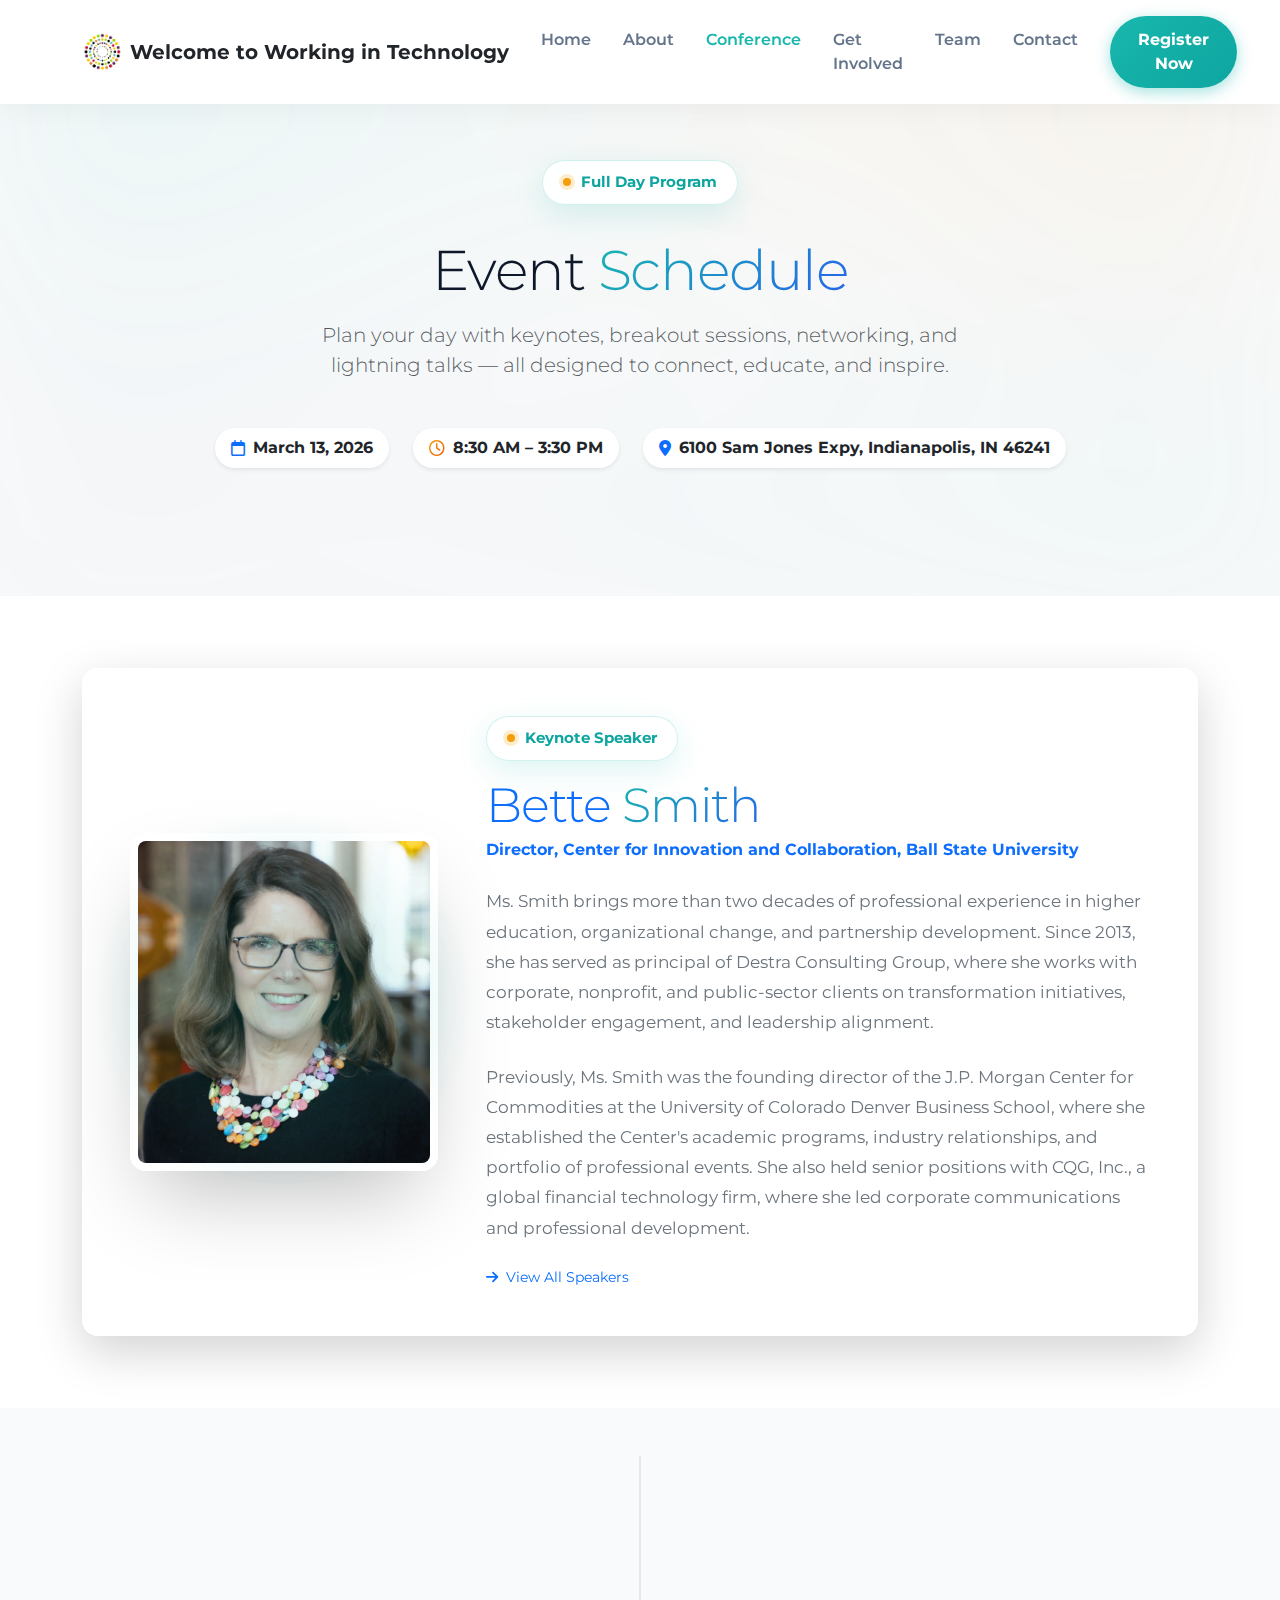
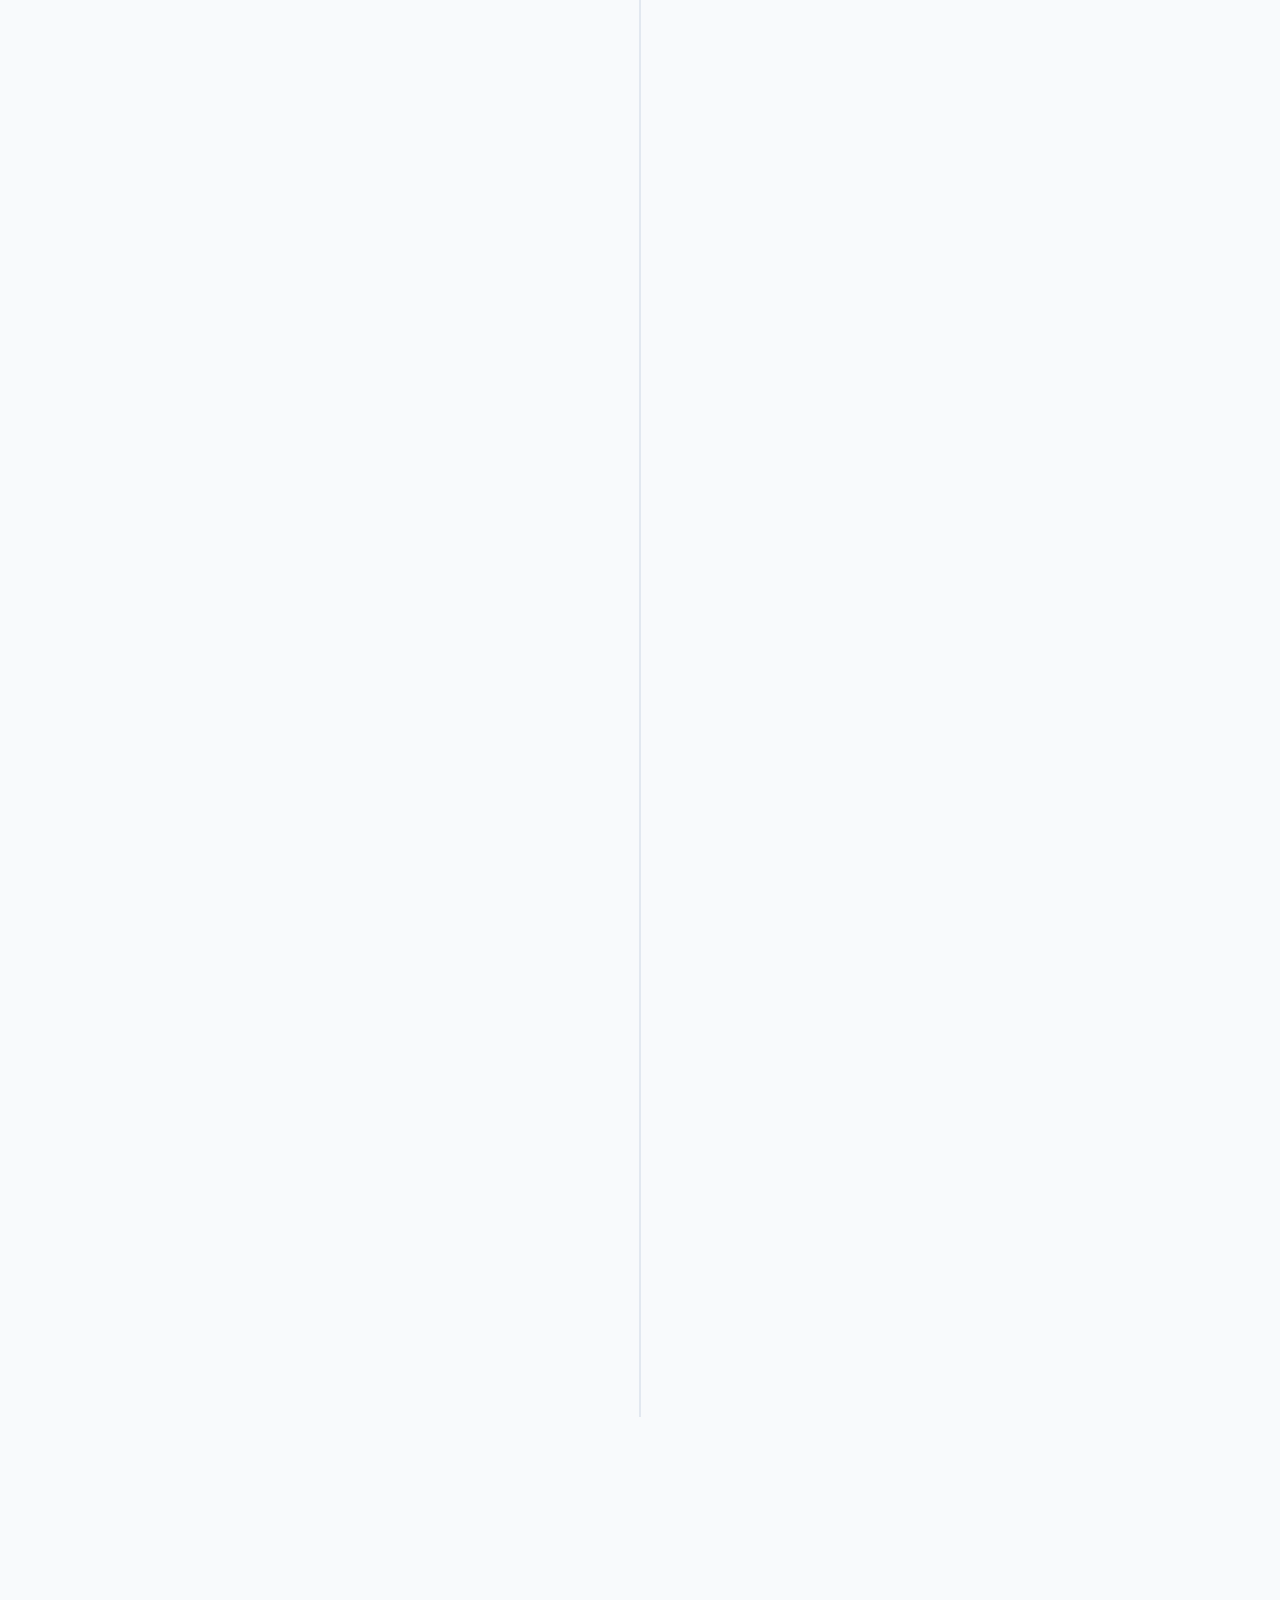
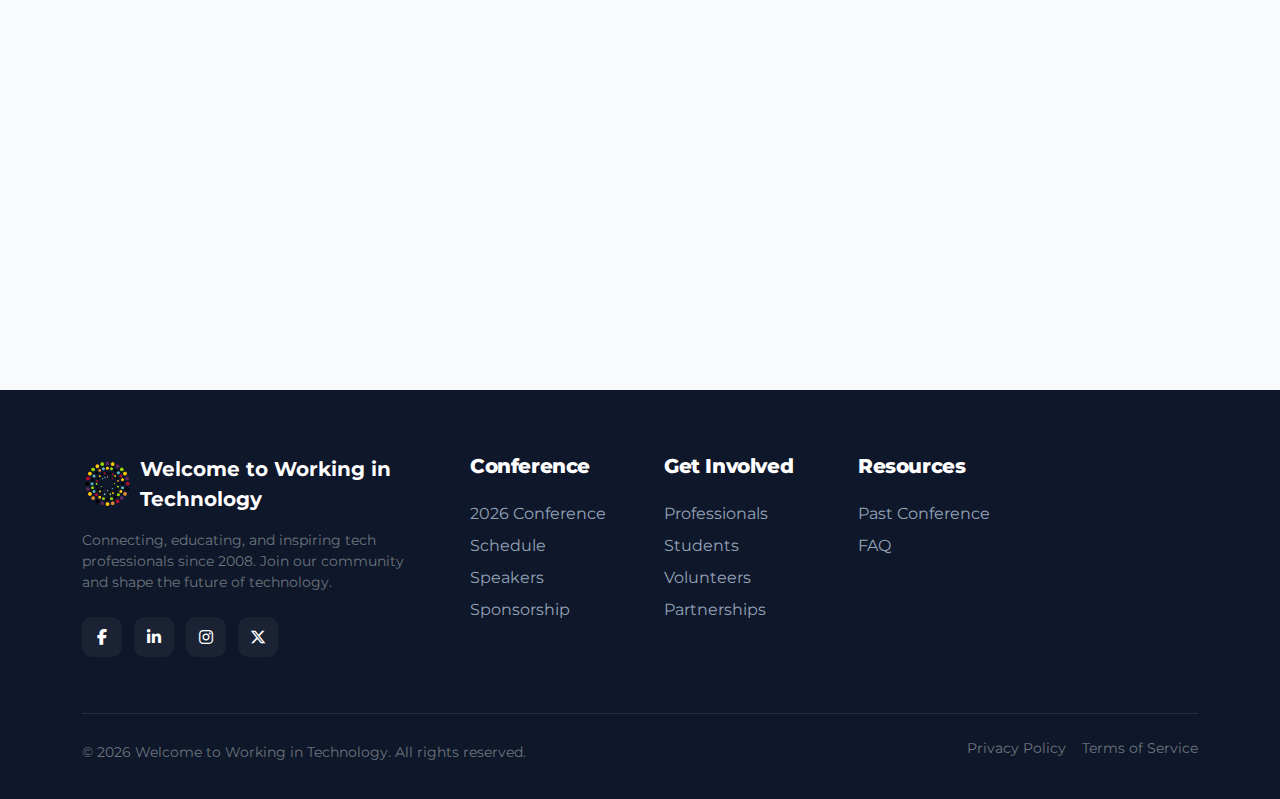
<file: schedule.html>
﻿<!DOCTYPE html>
<html lang="en">

<head>
  <meta charset="UTF-8">
  <meta name="viewport" content="width=device-width, initial-scale=1.0">
  <title>Schedule | Welcome to Working in Technology</title>

  <!-- Bootstrap 5 CSS -->
  <link href="https://cdn.jsdelivr.net/npm/bootstrap@5.3.0/dist/css/bootstrap.min.css" rel="stylesheet">
  <!-- FontAwesome Icons -->
  <link rel="stylesheet" href="https://cdnjs.cloudflare.com/ajax/libs/font-awesome/6.6.0/css/all.min.css">
  <!-- AOS Animation Library -->
  <link href="https://unpkg.com/aos@2.3.1/dist/aos.css" rel="stylesheet">
  <!-- Custom Styles -->
  <link rel="stylesheet" href="styles.css">
</head>

<body>

  <!-- Navbar -->
  <nav class="navbar navbar-expand-lg fixed-top" id="mainNav">
    <div class="container">
      <a class="navbar-brand d-flex align-items-center" href="index.html">
        <img src="images/logo.png" alt="WIT Logo">
        <span class="d-none d-sm-inline-block fw-bold text-dark">Welcome to Working in Technology</span>
        <span class="d-sm-none fw-bold text-dark">WWiT</span>
      </a>
      <button class="navbar-toggler collapsed border-0 shadow-none" type="button" data-bs-toggle="collapse"
        data-bs-target="#navbarContent" aria-controls="navbarContent" aria-expanded="false"
        aria-label="Toggle navigation">
        <span></span>
        <span></span>
        <span></span>
      </button>
      <div class="collapse navbar-collapse" id="navbarContent">
        <ul class="navbar-nav ms-auto mb-2 mb-lg-0">
          <li class="nav-item"><a class="nav-link" href="index.html#home">Home</a></li>
          <li class="nav-item"><a class="nav-link" href="index.html#about">About</a></li>
          <li class="nav-item"><a class="nav-link active" href="index.html#conference">Conference</a></li>
          <li class="nav-item"><a class="nav-link" href="index.html#getinvolved">Get Involved</a></li>
          <li class="nav-item"><a class="nav-link" href="index.html#team">Team</a></li>
          <li class="nav-item"><a class="nav-link" href="index.html#contact">Contact</a></li>
        </ul>
        <div class="d-flex ms-lg-3">
          <a href="register.html" class="btn btn-primary text-white">Register Now</a>
        </div>
      </div>
    </div>
  </nav>

  <!-- Page Hero -->
  <section class="hero-section bg-light">
    <div class="hero-mesh-bg" style="opacity: 0.5;"></div>
    <div class="container position-relative z-index-2 text-center">
      <div class="hero-badge mx-auto">
        <span class="dot"></span>
        Full Day Program
      </div>
      <h1 class="display-4 fw-black mb-3">Event <span class="text-gradient">Schedule</span></h1>
      <p class="lead text-muted mx-auto mb-5" style="max-width: 700px;">
        Plan your day with keynotes, breakout sessions, networking, and lightning talks — all designed to connect,
        educate, and inspire.
      </p>

      <div class="row justify-content-center g-4">
        <div class="col-auto">
          <a href="data:text/calendar;charset=utf-8,BEGIN:VCALENDAR%0AVERSION:2.0%0APRODID:-//WWiT%20Conference//EN%0ABEGIN:VEVENT%0AUID:wwit-conference-2026@wwit.org%0ADTSTAMP:20260313T083000Z%0ADTSTART:20260313T133000Z%0ADTEND:20260313T203000Z%0ASUMMARY:Welcome%20to%20Working%20in%20Technology%20Conference%0ADESCRIPTION:Join%20us%20for%20Indiana's%20premier%20gathering%20of%20tech%20visionaries.%20A%20full%20day%20of%20high-impact%20keynotes%2C%20tactical%20breakout%20sessions%2C%20networking%2C%20and%20lightning%20talks.%0ALOCATION:6100%20Sam%20Jones%20Expy%2C%20Indianapolis%2C%20IN%2046241%0ASTATUS:CONFIRMED%0AEND:VEVENT%0AEND:VCALENDAR"
            class="text-decoration-none" title="Add to Calendar">
            <div class="d-flex align-items-center gap-2 fw-bold text-dark bg-white px-3 py-2 rounded-pill shadow-sm"
              style="cursor: pointer;">
              <i class="fa-regular fa-calendar text-primary"></i> March 13, 2026
            </div>
          </a>
        </div>
        <div class="col-auto">
          <div class="d-flex align-items-center gap-2 fw-bold text-dark bg-white px-3 py-2 rounded-pill shadow-sm">
            <i class="fa-regular fa-clock text-accent-gradient"></i> 8:30 AM – 3:30 PM
          </div>
        </div>
        <div class="col-12 col-xl-auto">
          <a href="https://www.google.com/maps/search/?api=1&query=6100+Sam+Jones+Expy+Indianapolis+IN+46241"
            target="_blank" class="text-decoration-none">
            <div class="text-center text-xl-start">
              <div
                class="d-inline-flex align-items-center gap-2 fw-bold text-dark bg-white px-3 py-2 rounded-pill shadow-sm">
                <i class="fa-solid fa-location-dot text-primary"></i>
                <span class="d-none d-xl-inline">6100 Sam Jones Expy, Indianapolis, IN 46241</span>
                <span class="d-xl-none">Infosys, Indianapolis</span>
              </div>
              <div class="d-xl-none small mt-2" style="color: #6c757d;">
                <i class="fa-solid fa-arrow-up-right-from-square me-1" style="font-size: 0.75rem;"></i>
                <span style="text-decoration: underline;">6100 Sam Jones Expy, Indianapolis, IN 46241</span>
              </div>
            </div>
          </a>
        </div>
      </div>
    </div>
  </section>

  <!-- Keynote Spotlight -->
  <section class="py-5 bg-white overflow-hidden">
    <div class="container py-4">
      <a href="speakers.html" class="text-decoration-none d-block" style="transition: transform 0.2s;">
        <div class="glass p-4 p-md-5 border-0 shadow-lg position-relative rounded-4" data-aos="fade-up"
          style="cursor: pointer;">
          <div class="row align-items-center g-5">
            <div class="col-lg-4">
              <div class="position-relative">
                <div class="speaker-blob-bg"></div>
                <img src="images/bette_smith.png" alt="Bette Smith"
                  class="img-fluid rounded-4 shadow-2xl position-relative z-index-2" style="border: 8px solid #fff;">
              </div>
            </div>
            <div class="col-lg-8">
              <div class="hero-badge mb-3">
                <span class="dot"></span>
                Keynote Speaker
              </div>
              <h2 class="display-5 fw-black mb-1">Bette <span class="text-gradient">Smith</span></h2>
              <p class="text-primary fw-bold mb-4">Director, Center for Innovation and Collaboration, Ball State
                University</p>

              <div class="bio-content text-secondary">
                <p class="mb-4">
                  Ms. Smith brings more than two decades of professional experience in higher education, organizational
                  change, and partnership development. Since 2013, she has served as principal of Destra Consulting
                  Group,
                  where she works with corporate, nonprofit, and public-sector clients on transformation initiatives,
                  stakeholder engagement, and leadership alignment.
                </p>
                <p class="mb-0">
                  Previously, Ms. Smith was the founding director of the J.P. Morgan Center for Commodities at the
                  University of Colorado Denver Business School, where she established the Center's academic programs,
                  industry relationships, and portfolio of professional events. She also held senior positions with CQG,
                  Inc., a global financial technology firm, where she led corporate communications and professional
                  development.
                </p>
              </div>
              <div class="mt-4 text-primary small">
                <i class="fa-solid fa-arrow-right me-2"></i>View All Speakers
              </div>
            </div>
          </div>
        </div>
      </a>
    </div>
  </section>

  <!-- Timeline Section -->
  <section class="section py-5">
    <div class="container">
      <div class="timeline">

        <!-- Item 1 -->
        <div class="timeline-item left" data-aos="fade-right">
          <div class="timeline-dot"></div>
          <div class="timeline-content">
            <div class="d-flex justify-content-between align-items-center mb-2">
              <span class="badge bg-primary bg-opacity-10 text-primary">Networking</span>
              <small class="text-muted fw-bold">8:30 – 9:30 AM</small>
            </div>
            <h4>Registration / Breakfast</h4>
            <p class="text-muted mb-0 small">Check in, grab breakfast, meet attendees, and get settled before the
              keynote.</p>
          </div>
        </div>

        <!-- Item 2 -->
        <div class="timeline-item right" data-aos="fade-left">
          <div class="timeline-dot"></div>
          <div class="timeline-content">
            <div class="d-flex justify-content-between align-items-center mb-2">
              <span class="badge bg-warning bg-opacity-10 text-warning">Keynote</span>
              <small class="text-muted fw-bold">9:30 – 10:15 AM</small>
            </div>
            <h4>Welcome & Keynote Speaker</h4>
            <p class="text-muted mb-0 small">Kick off the day with opening remarks and our featured keynote, Bette
              Smith.</p>
            <div class="mt-3 p-3 bg-light rounded-3 d-flex gap-3 align-items-center">
              <div class="bg-white rounded-circle shadow-sm"
                style="width: 50px; height: 50px; border: 2px solid #fff; overflow:hidden;">
                <img src="images/bette_smith.png" style="width:100%; height:100%; object-fit:cover;" alt="Speaker">
              </div>
              <div class="text-start">
                <strong class="d-block text-dark">Bette Smith</strong>
                <small class="text-primary">Keynote Content</small>
              </div>
            </div>
          </div>
        </div>

        <!-- Item 3 -->
        <div class="timeline-item left" data-aos="fade-right">
          <div class="timeline-dot"></div>
          <div class="timeline-content">
            <div class="d-flex justify-content-between align-items-center mb-2">
              <span class="badge bg-info bg-opacity-10 text-info">Sessions</span>
              <small class="text-muted fw-bold">10:30 AM – 12:00 PM</small>
            </div>
            <h4>Breakout Sessions</h4>
            <p class="text-muted mb-0 small">Choose a session track and dive into practical insights and discussion.</p>
          </div>
        </div>

        <!-- Item 4 -->
        <div class="timeline-item right" data-aos="fade-left">
          <div class="timeline-dot"></div>
          <div class="timeline-content">
            <div class="d-flex justify-content-between align-items-center mb-2">
              <span class="badge bg-success bg-opacity-10 text-success">Food</span>
              <small class="text-muted fw-bold">12:00 – 12:45 PM</small>
            </div>
            <h4>Lunch</h4>
            <p class="text-muted mb-0 small">Recharge, network, and connect with speakers and attendees.</p>
          </div>
        </div>

        <!-- Item 5 -->
        <div class="timeline-item left" data-aos="fade-right">
          <div class="timeline-dot"></div>
          <div class="timeline-content">
            <div class="d-flex justify-content-between align-items-center mb-2">
              <span class="badge bg-info bg-opacity-10 text-info">Sessions</span>
              <small class="text-muted fw-bold">1:00 – 2:00 PM</small>
            </div>
            <h4>Breakout Sessions II</h4>
            <p class="text-muted mb-0 small">Continue with additional breakouts including multiple options.</p>
          </div>
        </div>

        <!-- Item 6 -->
        <div class="timeline-item right" data-aos="fade-left">
          <div class="timeline-dot"></div>
          <div class="timeline-content">
            <div class="d-flex justify-content-between align-items-center mb-2">
              <span class="badge bg-danger bg-opacity-10 text-danger">Lightning</span>
              <small class="text-muted fw-bold">2:00 – 2:45 PM</small>
            </div>
            <h4>Lightning Talks</h4>
            <p class="text-muted mb-0 small">Quick talks + meditation moment to reflect on learnings.</p>
          </div>
        </div>

        <!-- Item 7 -->
        <div class="timeline-item left" data-aos="fade-right">
          <div class="timeline-dot"></div>
          <div class="timeline-content">
            <div class="d-flex justify-content-between align-items-center mb-2">
              <span class="badge bg-primary bg-opacity-10 text-primary">Closing</span>
              <small class="text-muted fw-bold">3:00 – 3:30 PM</small>
            </div>
            <h4>Closing Wrap Up</h4>
            <p class="text-muted mb-0 small">Final reflections and next steps.</p>
          </div>
        </div>

      </div>

      <div class="mt-5" data-aos="zoom-in">
        <div class="early-bird-banner">
          <div class="early-bird-banner-content text-center">
            <div class="early-bird-deadline mx-auto">
              <i class="fa-solid fa-clock"></i>
              Limited Time Offer
            </div>
            <h2 class="early-bird-title">Early Bird Registration <br><span class="text-gradient">Ends March 1st</span>
            </h2>
            <p class="early-bird-subtitle">
              Secure your spot early and save $20 on your ticket. Join hundreds of tech professionals and students for a
              day of innovation and connection.
            </p>
            <a href="register.html" class="btn btn-primary btn-lg px-5 py-3 shadow-lg">
              Claim Your Discount <i class="fa-solid fa-arrow-right ms-2"></i>
            </a>
          </div>
        </div>
      </div>

    </div>
  </section>

  <!-- Footer -->
  <footer>
    <div class="container">
      <div class="row g-5">
        <div class="col-lg-4">
          <div class="d-flex align-items-center gap-2 mb-3 text-white fw-bold fs-5">
            <img src="images/logo.png" alt="WWiT Logo" style="height: 50px; border-radius: 8px;">
            <span>Welcome to Working in Technology</span>
          </div>
          <p class="text-secondary small mb-4">
            Connecting, educating, and inspiring tech professionals since 2008.
            Join our community and shape the future of technology.
          </p>
          <div>
            <a href="#" class="footer-social-icon" title="Facebook"><i class="fa-brands fa-facebook-f"></i></a>
            <a href="#" class="footer-social-icon" title="LinkedIn"><i class="fa-brands fa-linkedin-in"></i></a>
            <a href="#" class="footer-social-icon" title="Instagram"><i class="fa-brands fa-instagram"></i></a>
            <a href="#" class="footer-social-icon" title="X (Twitter)"><i class="fa-brands fa-x-twitter"></i></a>
          </div>
        </div>
        <div class="col-lg-2 col-6">
          <h5>Conference</h5>
          <a href="index.html#conference">2026 Conference</a>
          <a href="schedule.html">Schedule</a>
          <a href="speakers.html">Speakers</a>
          <a href="opportunities.html">Sponsorship</a>
        </div>
        <div class="col-lg-2 col-6">
          <h5>Get Involved</h5>
          <a href="opportunities.html">Professionals</a>
          <a href="student-sponsorship.html">Students</a>
          <a href="join-team.html">Volunteers</a>
          <a href="partnerships.html">Partnerships</a>
        </div>
        <div class="col-lg-3 col-6">
          <h5>Resources</h5>
          <a href="#">Past Conference</a>
          <a href="faq.html">FAQ</a>
        </div>
      </div>
      <div
        class="border-top border-secondary border-opacity-25 mt-5 pt-4 d-flex flex-wrap justify-content-between align-items-center">
        <small class="text-secondary">© 2026 Welcome to Working in Technology. All rights reserved.</small>
        <div class="d-flex gap-3">
          <a href="#" class="text-secondary small">Privacy Policy</a>
          <a href="#" class="text-secondary small">Terms of Service</a>
        </div>
      </div>
    </div>
  </footer>


  <!-- Bootstrap 5 JS -->
  <script src="https://cdn.jsdelivr.net/npm/bootstrap@5.3.0/dist/js/bootstrap.bundle.min.js"></script>
  <!-- AOS JS -->
  <script src="https://unpkg.com/aos@2.3.1/dist/aos.js"></script>
  <script>
    // Initialize Animations
    AOS.init({
      once: true,
      offset: 100,
      duration: 800,
    });

    // Navbar Scroll Effect
    window.addEventListener('scroll', function () {
      if (window.scrollY > 50) {
        document.getElementById('mainNav').classList.add('scrolled');
      } else {
        document.getElementById('mainNav').classList.remove('scrolled');
      }
    });

    // Auto-collapse navbar on click (mobile)
    document.querySelectorAll('.navbar-nav .nav-link').forEach(link => {
      link.addEventListener('click', () => {
        const navbarCollapse = document.getElementById('navbarContent');
        if (navbarCollapse.classList.contains('show')) {
          const bsCollapse = new bootstrap.Collapse(navbarCollapse, {
            toggle: true
          });
        }
      });
    });

    // Scroll to Top Button
    document.addEventListener('DOMContentLoaded', function () {
      const scrollToTopBtn = document.getElementById('scrollToTop');

      if (scrollToTopBtn) {
        window.addEventListener('scroll', () => {
          if (window.scrollY > 300) {
            scrollToTopBtn.classList.add('visible');
          } else {
            scrollToTopBtn.classList.remove('visible');
          }
        });

        scrollToTopBtn.addEventListener('click', () => {
          window.scrollTo({
            top: 0,
            behavior: 'smooth'
          });
        });
      }
    });
  </script>

  <!-- Scroll to Top Button -->
  <button id="scrollToTop" class="scroll-to-top" aria-label="Scroll to top">
    <i class="fa-solid fa-arrow-up"></i>
  </button>
</body>

</html>
</file>
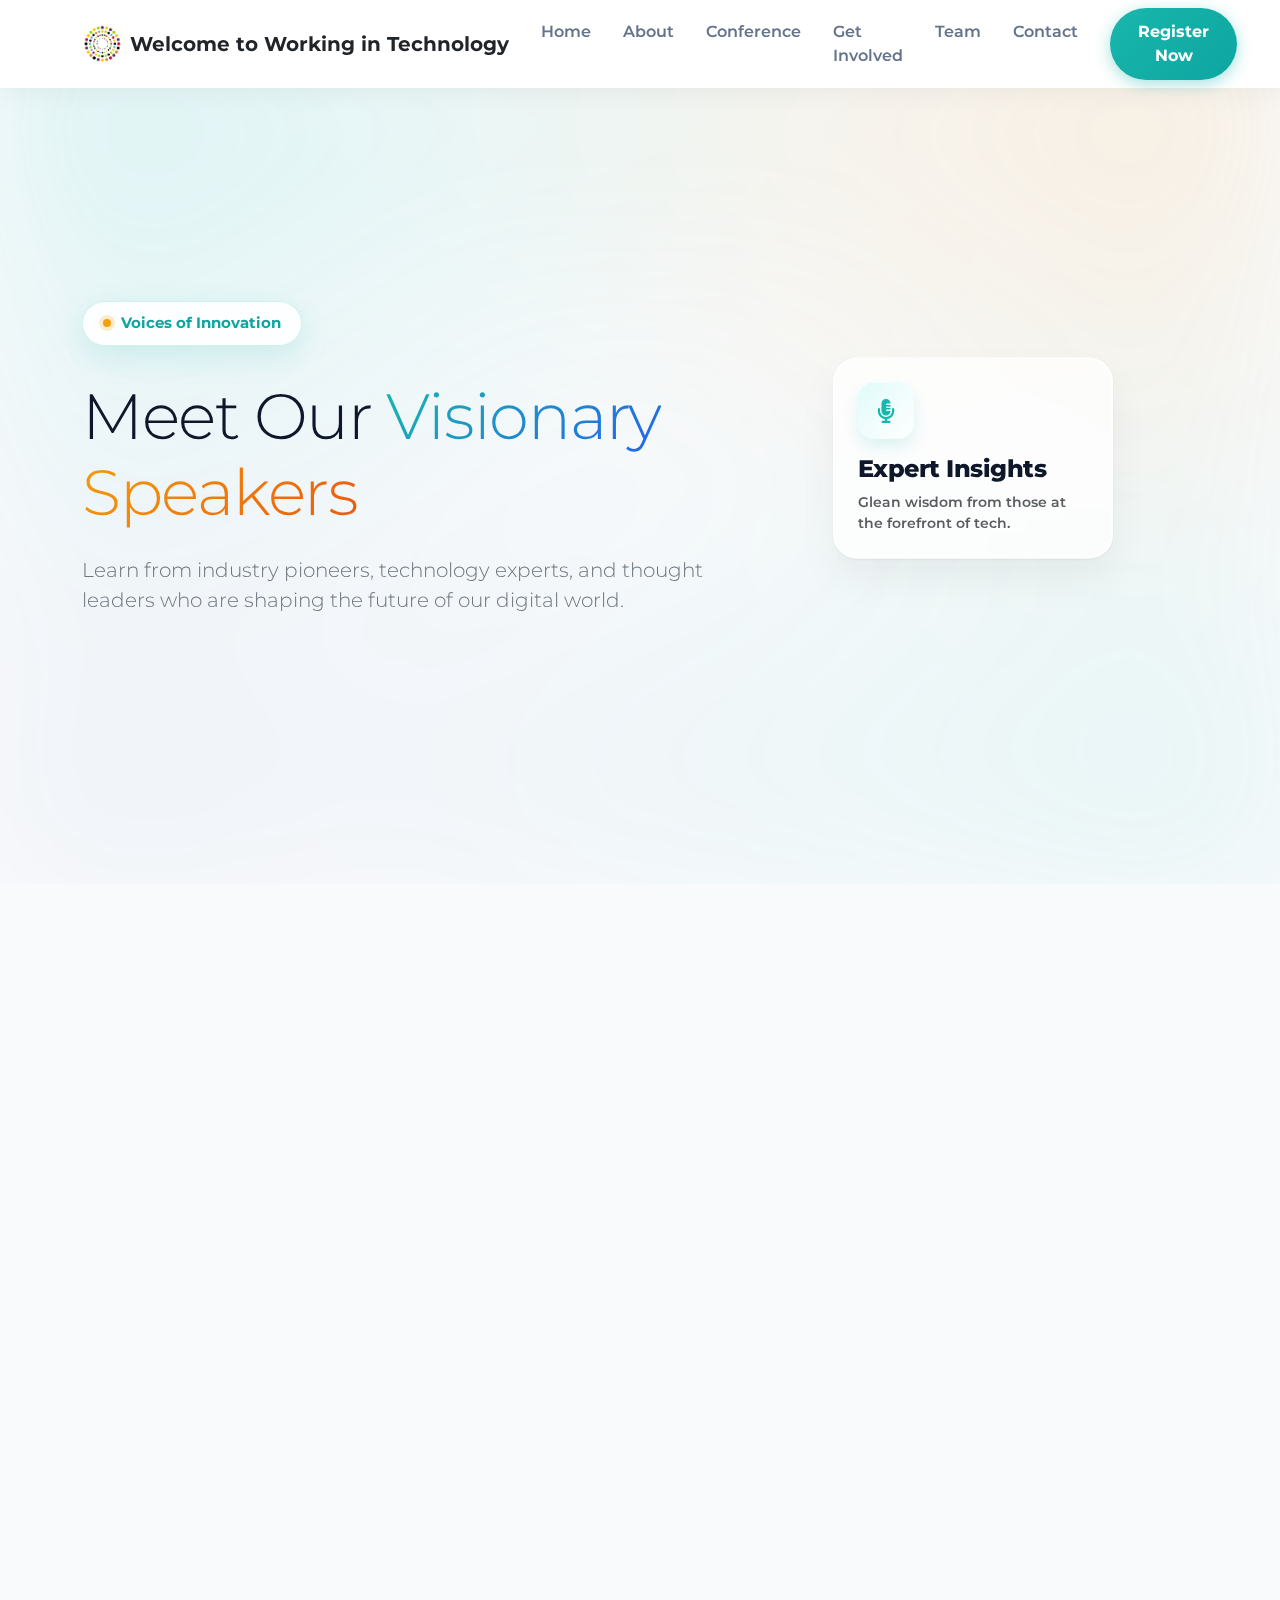
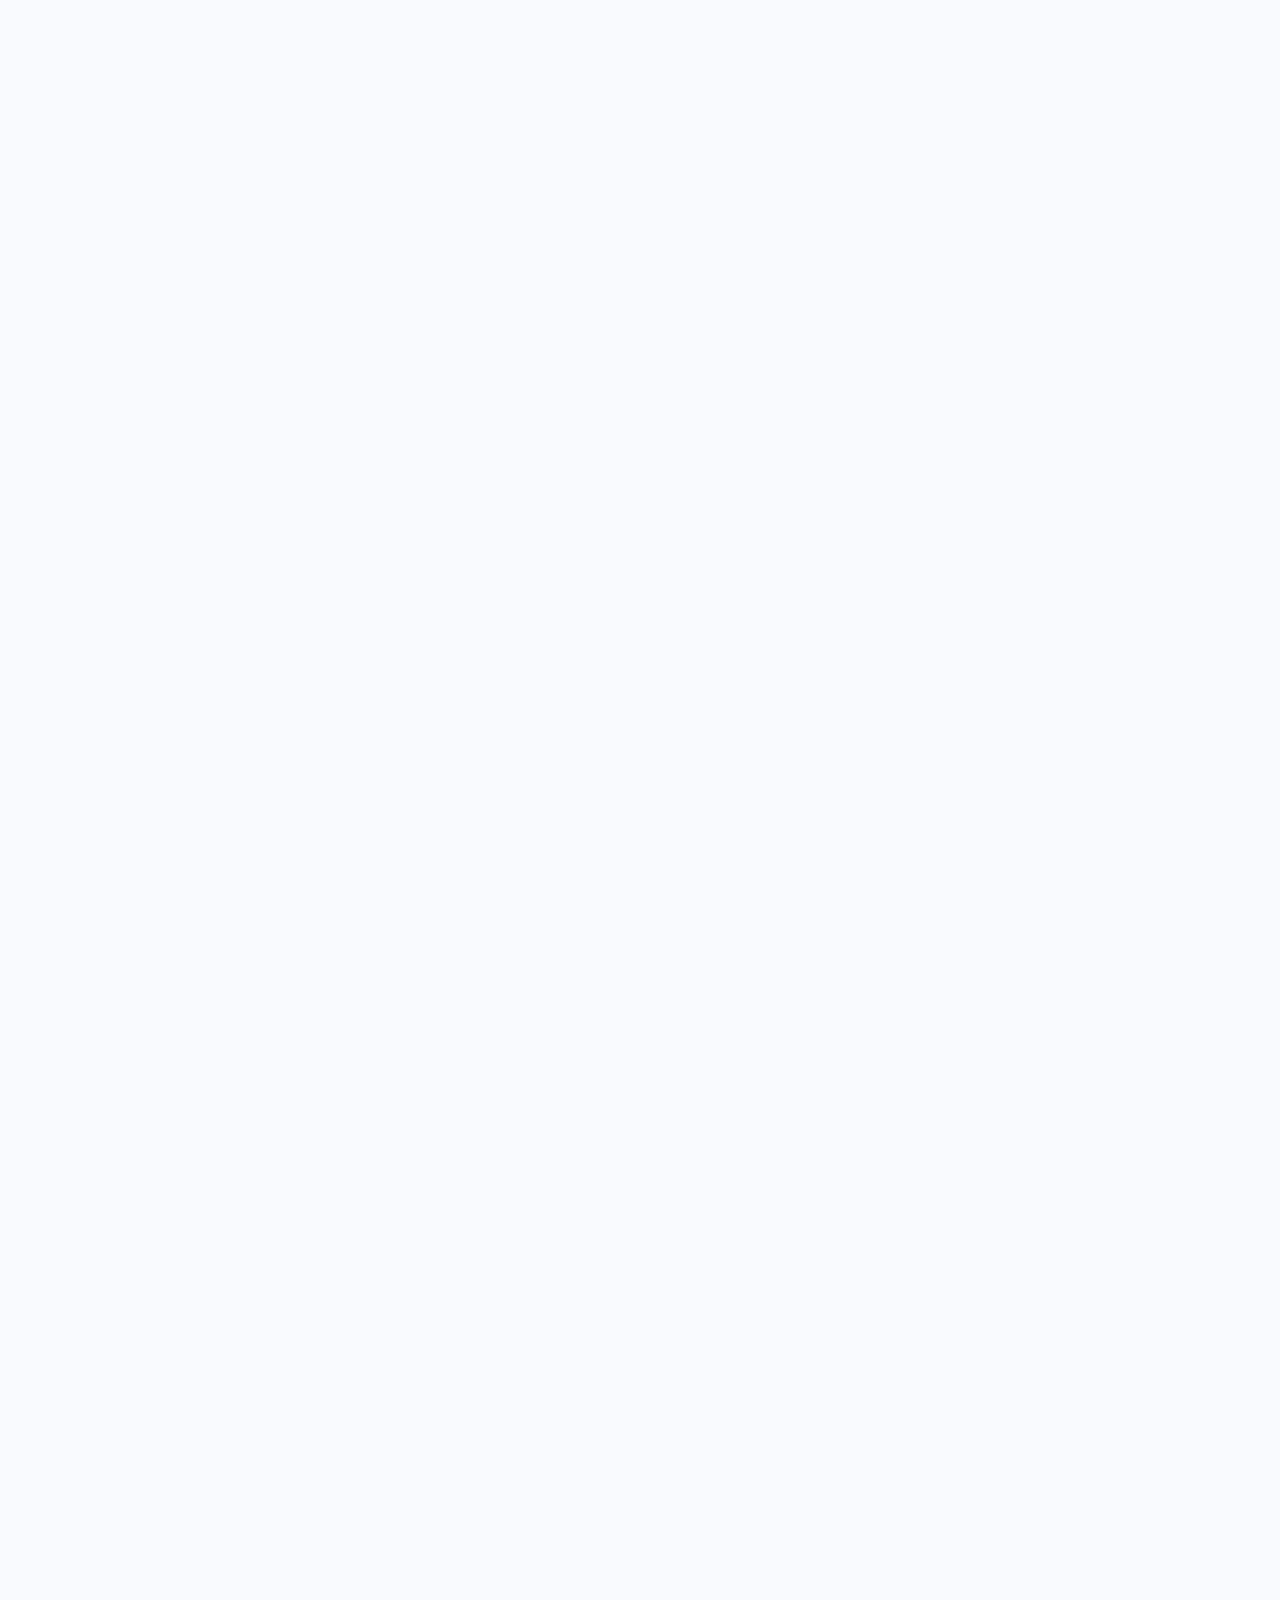
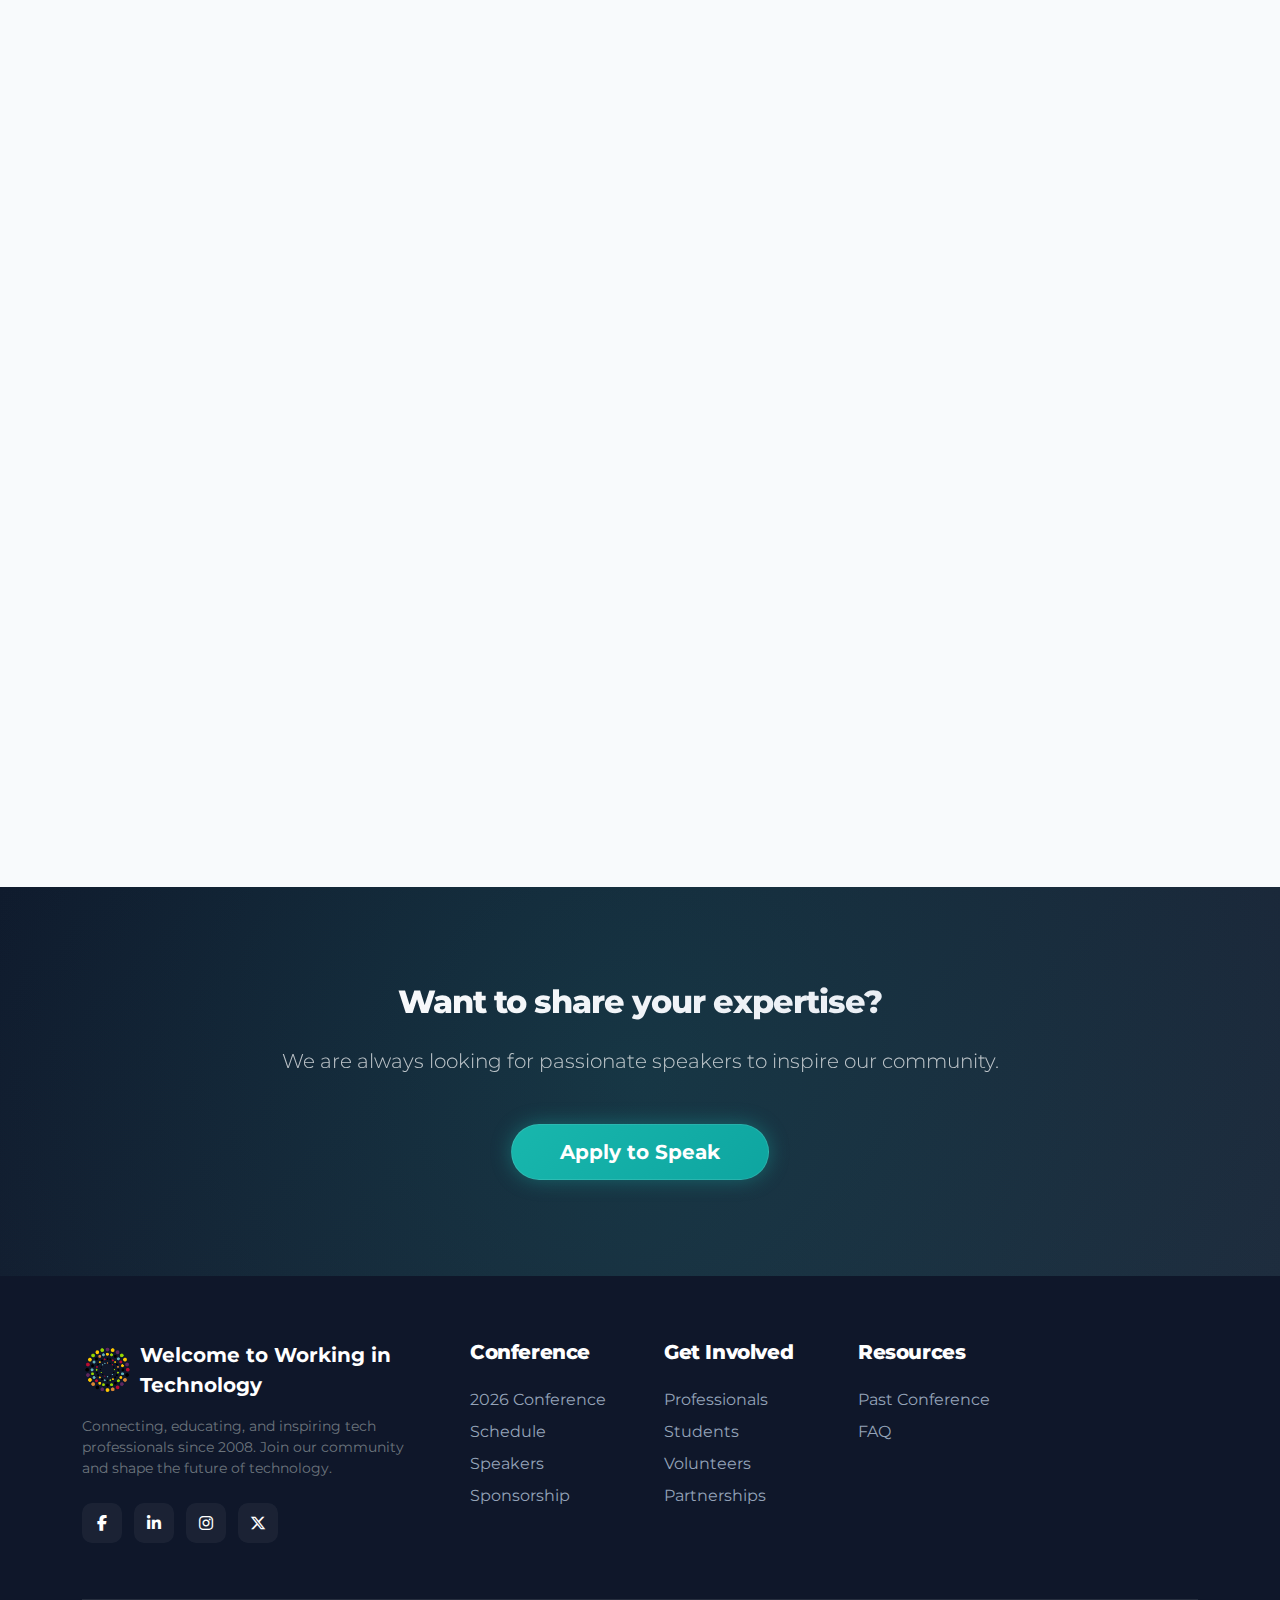
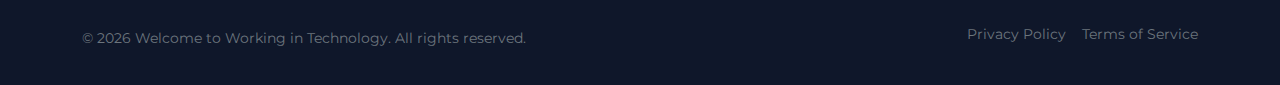
<file: speakers.html>
<!DOCTYPE html>
<html lang="en">

<head>
    <meta charset="UTF-8">
    <meta name="viewport" content="width=device-width, initial-scale=1.0">
    <title>Speakers - Working in Technology</title>

    <!-- Bootstrap 5 CSS -->
    <link href="https://cdn.jsdelivr.net/npm/bootstrap@5.3.0/dist/css/bootstrap.min.css" rel="stylesheet">
    <!-- FontAwesome Icons -->
    <link rel="stylesheet" href="https://cdnjs.cloudflare.com/ajax/libs/font-awesome/6.6.0/css/all.min.css">
    <!-- AOS Animation Library -->
    <link href="https://unpkg.com/aos@2.3.1/dist/aos.css" rel="stylesheet">
    <!-- Custom Styles -->
    <link rel="stylesheet" href="styles.css">
</head>

<body>

    <!-- Navbar -->
    <nav class="navbar navbar-expand-lg fixed-top scrolled" id="mainNav">
        <div class="container">
            <a class="navbar-brand d-flex align-items-center" href="index.html">
                <img src="images/logo.png" alt="WIT Logo">
                <span class="d-none d-sm-inline-block fw-bold text-dark">Welcome to Working in Technology</span>
                <span class="d-sm-none fw-bold text-dark">WWiT</span>
            </a>
            <button class="navbar-toggler collapsed border-0 shadow-none" type="button" data-bs-toggle="collapse"
                data-bs-target="#navbarContent" aria-controls="navbarContent" aria-expanded="false"
                aria-label="Toggle navigation">
                <span></span>
                <span></span>
                <span></span>
            </button>
            <div class="collapse navbar-collapse" id="navbarContent">
                <ul class="navbar-nav ms-auto mb-2 mb-lg-0">
                    <li class="nav-item"><a class="nav-link" href="index.html#home">Home</a></li>
                    <li class="nav-item"><a class="nav-link" href="index.html#about">About</a></li>
                    <li class="nav-item"><a class="nav-link" href="index.html#conference">Conference</a></li>
                    <li class="nav-item"><a class="nav-link" href="index.html#getinvolved">Get Involved</a></li>
                    <li class="nav-item"><a class="nav-link" href="index.html#team">Team</a></li>
                    <li class="nav-item"><a class="nav-link" href="index.html#contact">Contact</a></li>
                </ul>
                <div class="d-flex ms-lg-3">
                    <a href="register.html" class="btn btn-primary text-white">Register Now</a>
                </div>
            </div>
        </div>
    </nav>

    <!-- Hero Section -->
    <section class="hero-section">
        <div class="hero-mesh-bg"></div>
        <div class="container hero-content py-5">
            <div class="row align-items-center text-center text-lg-start">
                <div class="col-lg-7 d-flex flex-column align-items-center align-items-lg-start" data-aos="fade-right">
                    <div class="hero-badge">
                        <span class="dot"></span>
                        Voices of Innovation
                    </div>
                    <h1 class="display-3 mb-4 fw-black">
                        Meet Our <span class="text-gradient">Visionary</span><br>
                        <span class="text-accent-gradient">Speakers</span>
                    </h1>
                    <p class="lead text-secondary mb-0">
                        Learn from industry pioneers, technology experts, and thought leaders who are shaping the future
                        of our digital world.
                    </p>
                </div>
                <div class="col-lg-5 d-none d-lg-block" data-aos="fade-left">
                    <div class="hero-visual-wrapper">
                        <div class="glass-card-float card-main d-none d-lg-block">
                            <div class="icon-circle">
                                <i class="fa-solid fa-microphone-lines"></i>
                            </div>
                            <h4 class="mb-2">Expert Insights</h4>
                            <p class="text-muted small mb-0 fw-semibold">Glean wisdom from those at the forefront of
                                tech.</p>
                        </div>
                    </div>
                </div>
            </div>
        </div>
    </section>

    <!-- Keynote Speakers -->
    <section class="py-5">
        <div class="container py-5">
            <div class="text-center mb-5" data-aos="fade-up">
                <span class="text-primary fw-bold text-uppercase">Headliners</span>
                <h2 class="display-5 mt-2">Keynote Speakers</h2>
            </div>

            <div class="row g-4">
                <!-- Keynote Speaker: Bette Smith -->
                <div class="col-12" data-aos="fade-up" data-aos-delay="100">
                    <div class="feature-card h-100">
                        <div class="row align-items-center g-4">
                            <div class="col-sm-3 text-center">
                                <div class="team-avatar" style="width: 200px; height: 200px;">
                                    <img src="images/bette_smith.png" alt="Bette Smith"
                                        class="img-fluid rounded-circle">
                                </div>
                            </div>
                            <div class="col-sm-9">
                                <span class="badge bg-primary mb-2">2026 Keynote Speaker</span>
                                <h3 class="mb-2">Bette Smith</h3>
                                <span class="text-primary fw-bold d-block mb-3">Director, Center for Innovation and
                                    Collaboration</span>
                                <p class="text-muted mb-0" style="line-height: 1.7;">Bette Smith serves as the Director
                                    of the Center for Innovation and Collaboration at Ball State University, where she
                                    leads initiatives that bridge technology, education, and community engagement. With
                                    extensive experience in fostering collaborative environments, Bette specializes in
                                    creating partnerships that drive innovation and meaningful change. Her work focuses
                                    on leveraging technology to enhance educational outcomes and build stronger
                                    connections between academic institutions and the communities they serve. Through
                                    her leadership, she has championed programs that empower individuals to harness the
                                    transformative potential of technology in education and beyond.</p>
                            </div>
                        </div>
                    </div>
                </div>
            </div>

            <!-- Additional Speakers Section -->
            <div class="text-center my-5" data-aos="fade-up">
                <span class="text-primary fw-bold text-uppercase">Featured Voices</span>
                <h2 class="display-6 mt-2">Additional Speakers</h2>
            </div>

            <div class="row g-4">
                <!-- Speaker: Sonya Chapin -->
                <div class="col-12" data-aos="fade-up" data-aos-delay="100">
                    <div class="feature-card h-100">
                        <div class="row align-items-center g-4">
                            <div class="col-sm-3 text-center">
                                <div class="team-avatar mx-auto" style="width: 180px; height: 180px;">
                                    <img src="images/sonya.jpg" alt="Sonya" class="img-fluid rounded-circle">
                                </div>
                            </div>
                            <div class="col-sm-9">
                                <h4 class="mb-2">Sonya Chapin</h4>
                                <span class="text-primary fw-bold d-block mb-3">Assistant Director of Graduate
                                    Studies</span>
                                <p class="text-muted mb-0" style="line-height: 1.8;">Sonya Chapin is a seasoned
                                    technology professional with a passion for building and nurturing tech communities.
                                    With years of experience in revenue generation, process creation and improvements,
                                    she has dedicated her career to empowering
                                    the next generation of tech leaders through strategic community building and
                                    mentorship. Sonya's expertise lies in creating inclusive environments where
                                    professionals can connect, learn, and grow together. She has been instrumental in
                                    developing programs that bridge the gap between education and industry, helping
                                    aspiring technologists navigate their career paths and achieve their professional
                                    goals.</p>
                            </div>
                        </div>
                    </div>
                </div>

                <!-- Speaker: Krista Ewing -->
                <div class="col-12" data-aos="fade-up" data-aos-delay="200">
                    <div class="feature-card h-100">
                        <div class="row align-items-center g-4">
                            <div class="col-sm-3 text-center">
                                <div class="team-avatar mx-auto" style="width: 180px; height: 180px;">
                                    <img src="images/krista.png" alt="Krista" class="img-fluid rounded-circle">
                                </div>
                            </div>
                            <div class="col-sm-9">
                                <h4 class="mb-2">Krista Ewing</h4>
                                <span class="text-primary fw-bold d-block mb-3">AI and Digital Learning Program
                                    Director</span>
                                <p class="text-muted mb-0" style="line-height: 1.8;">Krista Ewing serves as the AI and
                                    Digital Learning Program Director, where she leads innovative initiatives at the
                                    intersection of artificial intelligence and education technology. With extensive
                                    experience in developing cutting-edge digital learning solutions, Krista specializes
                                    in leveraging AI to enhance educational experiences and outcomes. Her work focuses
                                    on creating accessible, engaging learning environments that harness the power of
                                    emerging technologies to transform how people learn and grow. Krista is passionate
                                    about empowering educators and learners through thoughtful integration of AI tools,
                                    ensuring that technology serves as a catalyst for meaningful educational advancement
                                    and lifelong learning opportunities.</p>
                            </div>
                        </div>
                    </div>
                </div>

                <!-- Speaker: Christine Stiles -->
                <div class="col-12" data-aos="fade-up" data-aos-delay="300">
                    <div class="feature-card h-100">
                        <div class="row align-items-center g-4">
                            <div class="col-sm-3 text-center">
                                <div class="team-avatar mx-auto" style="width: 180px; height: 180px;">
                                    <img src="images/christine Stiles.png" alt="Christine"
                                        class="img-fluid rounded-circle">
                                </div>
                            </div>
                            <div class="col-sm-9">
                                <h4 class="mb-2">Christine Stiles</h4>
                                <span class="text-primary fw-bold d-block mb-3">Senior Principal of Education, Training
                                    & Assessment, Infosys</span>
                                <p class="text-muted mb-0" style="line-height: 1.8;">Christine Stiles has spent over 20
                                    years in IT education, serving as both a college professor and corporate education
                                    manager. For the last five years, Christine has been a Senior Principal of
                                    Education, Training & Assessment for Infosys, a global IT services company, where
                                    she manages and delivers training for employees, clients, and educational partners
                                    across the Americas. With a wide range of experience spanning programming, data
                                    science, AI, cloud computing, metaverse, managing, and consulting, Christine has a
                                    unique gift for simplifying challenging IT topics in an engaging and meaningful way
                                    for audiences from novice to expert alike. She holds a bachelor's degree in
                                    education and a CICS master's degree, both from Ball State University.</p>
                            </div>
                        </div>
                    </div>
                </div>

                <!-- Speaker: Alex Smedley -->
                <div class="col-12" data-aos="fade-up" data-aos-delay="400">
                    <div class="feature-card h-100">
                        <div class="row align-items-center g-4">
                            <div class="col-sm-3 text-center">
                                <div class="team-avatar mx-auto" style="width: 180px; height: 180px;">
                                    <img src="images/alexsmedley.png" alt="Alex Smedley"
                                        class="img-fluid rounded-circle">
                                </div>
                            </div>
                            <div class="col-sm-9">
                                <h4 class="mb-2">Alex Smedley</h4>
                                <span class="text-primary fw-bold d-block mb-3">Senior IT Examiner, Indiana Department of Financial Institutions</span>
                                <p class="text-muted mb-0" style="line-height: 1.8;">Alex Smedley is a Senior IT Examiner with Indiana's Department of Financial Institutions. For nearly nine years, Alex has supervised and conducted complex regulatory examinations of banks, credit unions, and financial service providers to ensure information technology and security compliance and to protect Indiana depositors and consumers. Alex is also the Chair of her department's Enrichment Committee, where she focuses on employee engagement and fostering positive relationships across the agency's divisions. Alex is passionate about mental health, leadership, and creating spaces where everyone feels welcome. When not focusing on others, Alex is working on making her life happier, healthier, cozier, and more productive.</p>
                            </div>
                        </div>
                    </div>
                </div>

                <!-- Speaker: Zoey Spengler -->
                <div class="col-12" data-aos="fade-up" data-aos-delay="500">
                    <div class="feature-card h-100">
                        <div class="row align-items-center g-4">
                            <div class="col-sm-3 text-center">
                                <div class="team-avatar mx-auto" style="width: 180px; height: 180px;">
                                    <img src="images/zoey spengler.png" alt="Zoey Spengler"
                                        class="img-fluid rounded-circle">
                                </div>
                            </div>
                            <div class="col-sm-9">
                                <h4 class="mb-2">Zoey Spengler</h4>
                                <span class="text-primary fw-bold d-block mb-3">Global Change and Enablement Senior Manager, Boston Consulting Group</span>
                                <p class="text-muted mb-0" style="line-height: 1.8;">Zoey Spengler is a Global Change and Enablement Senior Manager at Boston Consulting Group (BCG), specializing in global digital transformations with a focus on AI-driven enhancements and people-centered adoption. An AI Blackbelt, she helps organizations translate advanced technologies into sustainable change across diverse, global teams. Zoey has also served as Vice President of Toastmasters for BCG Boston. Outside of BCG, she is a Project Management Teaching Assistant at the Harvard Division of Continuing Education and an active member of the CICS Alumni Council and Ski & Snowboard Club. Zoey is a Fulbright recipient (2016) and a graduate of Ball State University (2015) and CICS (2018).</p>
                            </div>
                        </div>
                    </div>
                </div>

                <!-- Speaker: Jeni McIntosh-Elkins -->
                <div class="col-12" data-aos="fade-up" data-aos-delay="600">
                    <div class="feature-card h-100">
                        <div class="row align-items-center g-4">
                            <div class="col-sm-3 text-center">
                                <div class="team-avatar mx-auto" style="width: 180px; height: 180px;">
                                    <img src="images/JME.png" alt="Jeni McIntosh-Elkins"
                                        class="img-fluid rounded-circle">
                                </div>
                            </div>
                            <div class="col-sm-9">
                                <h4 class="mb-2">Jeni McIntosh-Elkins</h4>
                                <span class="text-primary fw-bold d-block mb-3">Ed.D Candidate in Adult and Community Education, Ball State University</span>
                                <p class="text-muted mb-0" style="line-height: 1.8;">Jeni McIntosh-Elkins holds an undergraduate degree from Indiana University Northwest and is now pursuing an Ed.D in Adult and Community Education at Ball State University. She previously completed a Master's in Business Administration at Indiana University Northwest, and a Master of Science Degree in Information and Communication Sciences at Ball State University. She is currently finishing her EdD at Ball State. Jeni's experience is deep and wide. She describes how overcoming a traumatic childhood and becoming a widow at a young age shaped her outlook. "When you cannot change the world, make your corner smile."</p>
                            </div>
                        </div>
                    </div>
                </div>
            </div>
        </div>
    </section>

    <!-- Call for Speakers -->
    <section class="cta-premium text-center">
        <div class="container">
            <h2 class="mb-4">Want to share your expertise?</h2>
            <p class="text-light opacity-75 mb-5 lead">We are always looking for passionate speakers to inspire our
                community.</p>
            <a href="#" class="btn btn-premium-glow btn-lg px-5">Apply to Speak</a>
        </div>
    </section>

    <!-- Footer -->
    <footer>
        <div class="container">
            <div class="row g-5">
                <div class="col-lg-4">
                    <div class="d-flex align-items-center gap-2 mb-3 text-white fw-bold fs-5">
                        <img src="images/logo.png" alt="WWiT Logo" style="height: 50px; border-radius: 8px;">
                        <span>Welcome to Working in Technology</span>
                    </div>
                    <p class="text-secondary small mb-4">
                        Connecting, educating, and inspiring tech professionals since 2008.
                        Join our community and shape the future of technology.
                    </p>
                    <div>
                        <a href="#" class="footer-social-icon" title="Facebook"><i
                                class="fa-brands fa-facebook-f"></i></a>
                        <a href="#" class="footer-social-icon" title="LinkedIn"><i
                                class="fa-brands fa-linkedin-in"></i></a>
                        <a href="#" class="footer-social-icon" title="Instagram"><i
                                class="fa-brands fa-instagram"></i></a>
                        <a href="#" class="footer-social-icon" title="X (Twitter)"><i
                                class="fa-brands fa-x-twitter"></i></a>
                    </div>
                </div>
                <div class="col-lg-2 col-6">
                    <h5>Conference</h5>
                    <a href="index.html#conference">2026 Conference</a>
                    <a href="schedule.html">Schedule</a>
                    <a href="speakers.html">Speakers</a>
                    <a href="opportunities.html">Sponsorship</a>
                </div>
                <div class="col-lg-2 col-6">
                    <h5>Get Involved</h5>
                    <a href="opportunities.html">Professionals</a>
                    <a href="student-sponsorship.html">Students</a>
                    <a href="join-team.html">Volunteers</a>
                    <a href="partnerships.html">Partnerships</a>
                </div>
                <div class="col-lg-3 col-6">
                    <h5>Resources</h5>
                    <a href="#">Past Conference</a>
                    <a href="faq.html">FAQ</a>
                </div>
            </div>
            <div
                class="border-top border-secondary border-opacity-25 mt-5 pt-4 d-flex flex-wrap justify-content-between align-items-center">
                <small class="text-secondary">© 2026 Welcome to Working in Technology. All rights reserved.</small>
                <div class="d-flex gap-3">
                    <a href="#" class="text-secondary small">Privacy Policy</a>
                    <a href="#" class="text-secondary small">Terms of Service</a>
                </div>
            </div>
        </div>
    </footer>

    <!-- Bootstrap 5 JS -->
    <script src="https://cdn.jsdelivr.net/npm/bootstrap@5.3.0/dist/js/bootstrap.bundle.min.js"></script>
    <!-- AOS JS -->
    <script src="https://unpkg.com/aos@2.3.1/dist/aos.js"></script>
    <script>
        AOS.init({ once: true, duration: 800 });

        // Scroll to Top Button
        document.addEventListener('DOMContentLoaded', function () {
            const scrollToTopBtn = document.getElementById('scrollToTop');

            if (scrollToTopBtn) {
                window.addEventListener('scroll', () => {
                    if (window.scrollY > 300) {
                        scrollToTopBtn.classList.add('visible');
                    } else {
                        scrollToTopBtn.classList.remove('visible');
                    }
                });

                scrollToTopBtn.addEventListener('click', () => {
                    window.scrollTo({
                        top: 0,
                        behavior: 'smooth'
                    });
                });
            }
        });
    </script>

    <!-- Scroll to Top Button -->
    <button id="scrollToTop" class="scroll-to-top" aria-label="Scroll to top">
        <i class="fa-solid fa-arrow-up"></i>
    </button>
</body>

</html>
</file>
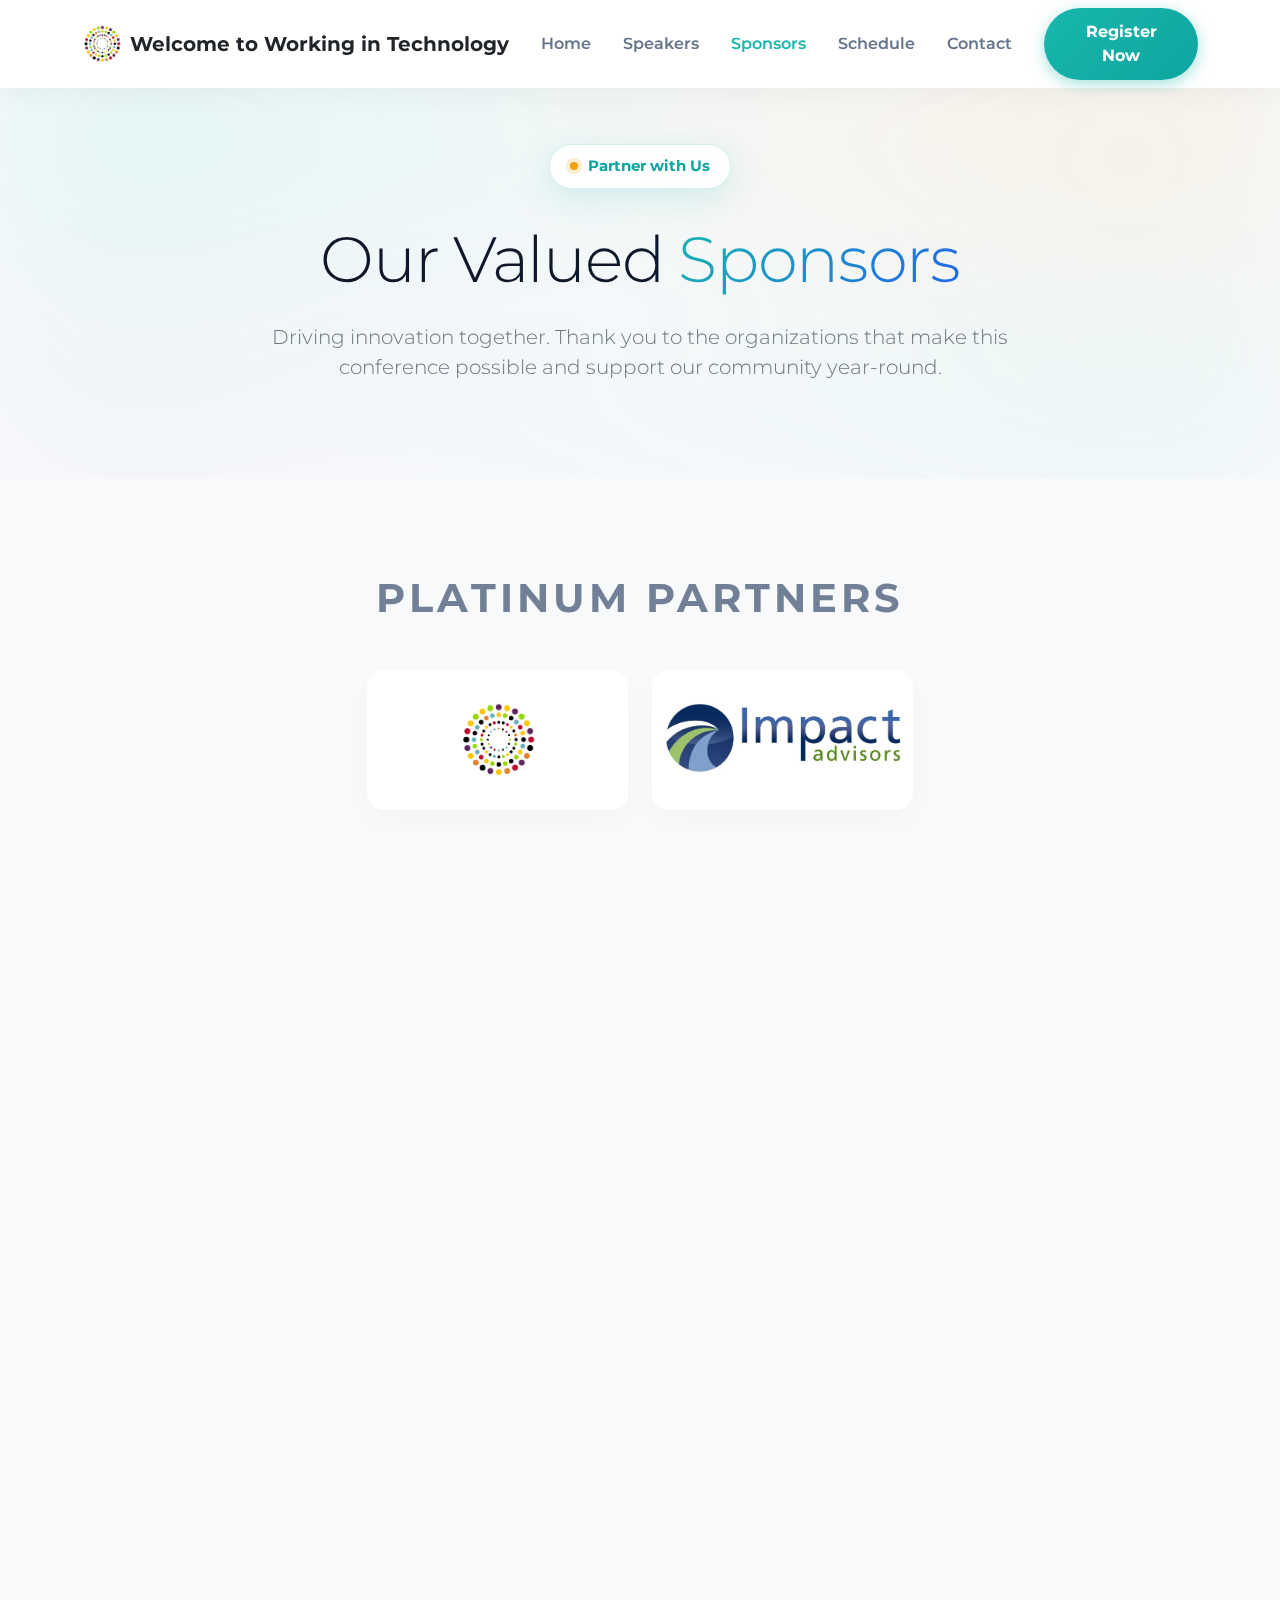
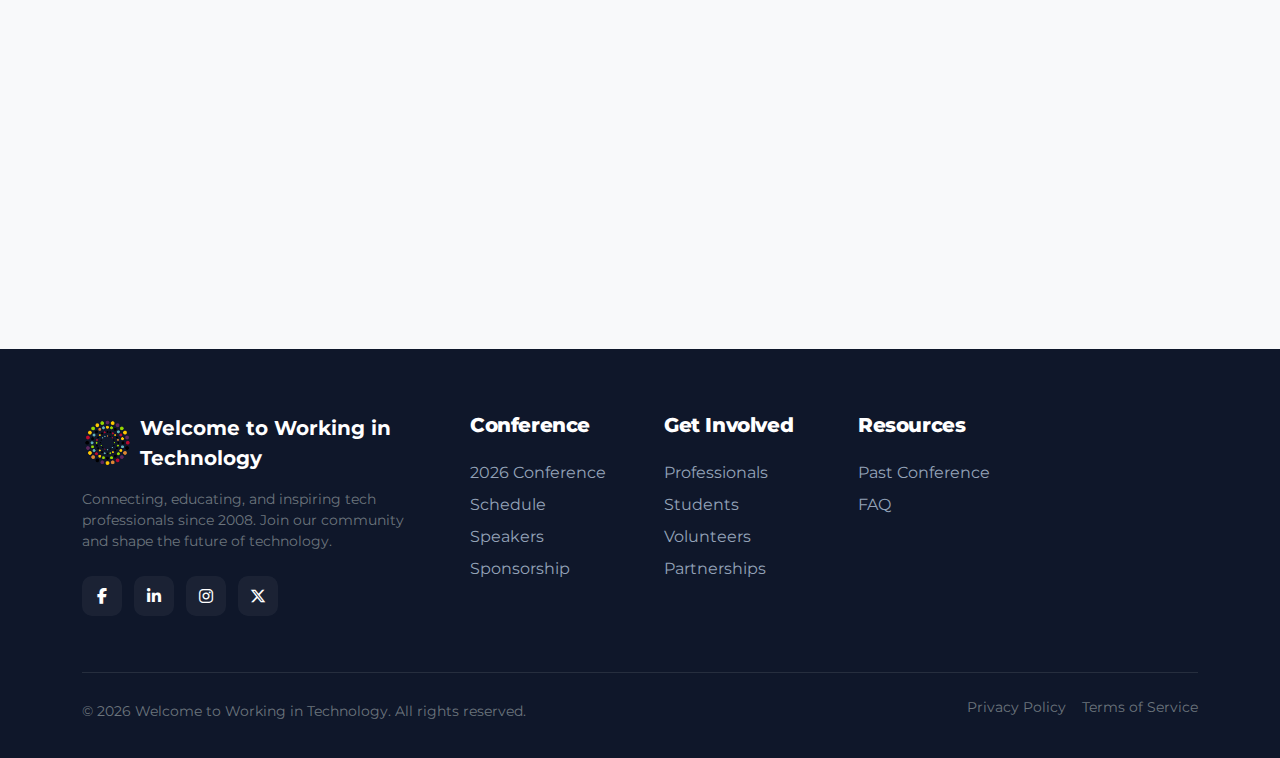
<file: sponsors.html>
﻿<!DOCTYPE html>
<html lang="en">

<head>
    <meta charset="UTF-8">
    <meta name="viewport" content="width=device-width, initial-scale=1.0">
    <title>Sponsors - Working in Technology</title>

    <!-- Bootstrap 5 CSS -->
    <link href="https://cdn.jsdelivr.net/npm/bootstrap@5.3.0/dist/css/bootstrap.min.css" rel="stylesheet">
    <!-- FontAwesome Icons -->
    <link rel="stylesheet" href="https://cdnjs.cloudflare.com/ajax/libs/font-awesome/6.6.0/css/all.min.css">
    <!-- AOS Animation Library -->
    <link href="https://unpkg.com/aos@2.3.1/dist/aos.css" rel="stylesheet">
    <!-- Custom Styles -->
    <link rel="stylesheet" href="styles.css">
    <style>
        .sponsor-tier-card {
            border-radius: 24px;
            padding: 3rem;
            text-align: center;
            transition: all 0.4s ease;
            border: 1px solid rgba(0, 0, 0, 0.05);
            background: #fff;
        }

        .sponsor-tier-card:hover {
            transform: translateY(-10px);
            box-shadow: 0 30px 60px rgba(0, 0, 0, 0.1);
        }

        .tier-platinum {
            border-top: 8px solid #E5E4E2;
        }

        .tier-gold {
            border-top: 8px solid #FFD700;
        }

        .tier-silver {
            border-top: 8px solid #C0C0C0;
        }

        .sponsor-grid-item {
            background: #fff;
            border-radius: 16px;
            padding: 2rem;
            display: flex;
            align-items: center;
            justify-content: center;
            height: 140px;
            box-shadow: 0 10px 20px rgba(0, 0, 0, 0.02);
            transition: 0.3s;
        }

        .sponsor-grid-item:hover {
            transform: scale(1.05);
            box-shadow: 0 15px 30px rgba(24, 183, 173, 0.1);
        }

        .sponsor-grid-item img {
            max-height: 80px;
            width: auto;
            object-fit: contain;
        }
    </style>
</head>

<body>

    <!-- Navbar -->
    <nav class="navbar navbar-expand-lg fixed-top scrolled" id="mainNav">
        <div class="container">
            <a class="navbar-brand d-flex align-items-center" href="index.html">
                <img src="images/logo.png" alt="WIT Logo">
                <span class="d-none d-sm-inline-block fw-bold text-dark">Welcome to Working in Technology</span>
            </a>
            <button class="navbar-toggler border-0 shadow-none" type="button" data-bs-toggle="collapse"
                data-bs-target="#navbarContent">
                <span class="navbar-toggler-icon"></span>
            </button>
            <div class="collapse navbar-collapse" id="navbarContent">
                <ul class="navbar-nav ms-auto mb-2 mb-lg-0">
                    <li class="nav-item"><a class="nav-link" href="index.html#home">Home</a></li>
                    <li class="nav-item"><a class="nav-link" href="#">Speakers</a></li>
                    <li class="nav-item"><a class="nav-link active" href="#">Sponsors</a></li>
                    <li class="nav-item"><a class="nav-link" href="schedule.html">Schedule</a></li>
                    <li class="nav-item"><a class="nav-link" href="index.html#contact">Contact</a></li>
                </ul>
                <div class="d-flex ms-lg-3">
                    <a href="register.html" class="btn btn-primary text-white">Register Now</a>
                </div>
            </div>
        </div>
    </nav>

    <!-- Hero Section -->
    <section class="hero-section py-5 mt-5">
        <div class="hero-mesh-bg"></div>
        <div class="container hero-content py-5 text-center">
            <div class="row justify-content-center">
                <div class="col-lg-8" data-aos="fade-up">
                    <div class="hero-badge mx-auto">
                        <span class="dot"></span>
                        Partner with Us
                    </div>
                    <h1 class="display-3 mb-4 fw-black">
                        Our Valued <span class="text-gradient">Sponsors</span>
                    </h1>
                    <p class="lead text-secondary mb-0">
                        Driving innovation together. Thank you to the organizations that make this conference possible
                        and support our community year-round.
                    </p>
                </div>
            </div>
        </div>
    </section>

    <!-- Platinum Sponsors -->
    <section class="py-5 bg-light">
        <div class="container py-5">
            <div class="text-center mb-5" data-aos="fade-up">
                <h2 class="display-6 fw-bold text-uppercase" style="letter-spacing: 4px; color: #718096;">Platinum
                    Partners</h2>
            </div>
            <div class="row g-4 justify-content-center">
                <div class="col-6 col-md-4 col-lg-3" data-aos="zoom-in" data-aos-delay="100">
                    <div class="sponsor-grid-item">
                        <img src="images/logo.png" alt="Sponsor">
                    </div>
                </div>
                <div class="col-6 col-md-4 col-lg-3" data-aos="zoom-in" data-aos-delay="200">
                    <div class="sponsor-grid-item">
                        <img src="images/1.png" alt="Sponsor">
                    </div>
                </div>
            </div>
        </div>
    </section>

    <!-- Gold Sponsors -->
    <section class="py-5">
        <div class="container py-5">
            <div class="text-center mb-5" data-aos="fade-up">
                <h2 class="display-6 fw-bold text-uppercase" style="letter-spacing: 4px; color: #B7791F;">Gold Partners
                </h2>
            </div>
            <div class="row g-4 justify-content-center">
                <div class="col-6 col-md-4 col-lg-2" data-aos="zoom-in">
                    <div class="sponsor-grid-item">
                        <img src="images/2.png" alt="Sponsor">
                    </div>
                </div>
                <div class="col-6 col-md-4 col-lg-2" data-aos="zoom-in" data-aos-delay="100">
                    <div class="sponsor-grid-item">
                        <img src="images/3.png" alt="Sponsor">
                    </div>
                </div>
                <div class="col-6 col-md-4 col-lg-2" data-aos="zoom-in" data-aos-delay="200">
                    <div class="sponsor-grid-item">
                        <img src="images/4.png" alt="Sponsor">
                    </div>
                </div>
                <div class="col-6 col-md-4 col-lg-2" data-aos="zoom-in" data-aos-delay="300">
                    <div class="sponsor-grid-item">
                        <img src="images/5.png" alt="Sponsor">
                    </div>
                </div>
            </div>
        </div>
    </section>

    <!-- Why Sponsor? -->
    <section class="py-5 bg-light">
        <div class="container py-5">
            <div class="row align-items-center g-5">
                <div class="col-lg-6" data-aos="fade-right">
                    <h2 class="display-5 fw-black mb-4">Why Become a <span class="text-primary">Sponsor?</span></h2>
                    <p class="text-muted mb-5">Sponsoring WWiT provides unique access to a diverse pool of tech talent
                        and positions your brand at the heart of innovation.</p>
                    <div class="vstack gap-4">
                        <div class="d-flex gap-3">
                            <div class="icon-box-sm bg-primary bg-opacity-10 text-primary rounded-circle p-3"
                                style="width: 50px; height: 50px; display: grid; place-items: center;">
                                <i class="fa-solid fa-users-viewfinder"></i>
                            </div>
                            <div>
                                <h5 class="fw-bold mb-1">Brand Visibility</h5>
                                <p class="small text-muted mb-0">Direct exposure to 500+ attendees and thousands online.
                                </p>
                            </div>
                        </div>
                        <div class="d-flex gap-3">
                            <div class="icon-box-sm bg-accent bg-opacity-10 text-accent rounded-circle p-3"
                                style="width: 50px; height: 50px; display: grid; place-items: center;">
                                <i class="fa-solid fa-user-plus"></i>
                            </div>
                            <div>
                                <h5 class="fw-bold mb-1">Talent Acquisition</h5>
                                <p class="small text-muted mb-0">Connect with top-tier professionals and students.</p>
                            </div>
                        </div>
                    </div>
                </div>
                <div class="col-lg-6" data-aos="fade-left">
                    <div class="feature-card h-100 p-5">
                        <h3 class="fw-bold mb-4">Request Sponsorship Deck</h3>
                        <p class="text-muted mb-4">Interested in partnering? Fill out the form below or email us
                            directly at info@welcometoworkingintech.org</p>
                        <form class="custom-form">
                            <div class="mb-3">
                                <input type="text" class="form-control" placeholder="Company Name">
                            </div>
                            <div class="mb-3">
                                <input type="email" class="form-control" placeholder="Work Email">
                            </div>
                            <button type="submit" class="btn btn-primary w-100 py-3 mt-2">Send Request</button>
                        </form>
                    </div>
                </div>
            </div>
        </div>
    </section>

    <!-- Footer -->
    <footer>
        <div class="container">
            <div class="row g-5">
                <div class="col-lg-4">
                    <div class="d-flex align-items-center gap-2 mb-3 text-white fw-bold fs-5">
                        <img src="images/logo.png" alt="WWiT Logo" style="height: 50px; border-radius: 8px;">
                        <span>Welcome to Working in Technology</span>
                    </div>
                    <p class="text-secondary small mb-4">
                        Connecting, educating, and inspiring tech professionals since 2008.
                        Join our community and shape the future of technology.
                    </p>
                    <div>
                        <a href="#" class="footer-social-icon" title="Facebook"><i
                                class="fa-brands fa-facebook-f"></i></a>
                        <a href="#" class="footer-social-icon" title="LinkedIn"><i
                                class="fa-brands fa-linkedin-in"></i></a>
                        <a href="#" class="footer-social-icon" title="Instagram"><i
                                class="fa-brands fa-instagram"></i></a>
                        <a href="#" class="footer-social-icon" title="X (Twitter)"><i
                                class="fa-brands fa-x-twitter"></i></a>
                    </div>
                </div>
                <div class="col-lg-2 col-6">
                    <h5>Conference</h5>
                    <a href="index.html#conference">2026 Conference</a>
                    <a href="schedule.html">Schedule</a>
                    <a href="speakers.html">Speakers</a>
                    <a href="opportunities.html">Sponsorship</a>
                </div>
                <div class="col-lg-2 col-6">
                    <h5>Get Involved</h5>
                    <a href="opportunities.html">Professionals</a>
                    <a href="student-sponsorship.html">Students</a>
                    <a href="join-team.html">Volunteers</a>
                    <a href="partnerships.html">Partnerships</a>
                </div>
                <div class="col-lg-3 col-6">
                    <h5>Resources</h5>
                    <a href="#">Past Conference</a>
                    <a href="faq.html">FAQ</a>
                </div>
            </div>
            <div
                class="border-top border-secondary border-opacity-25 mt-5 pt-4 d-flex flex-wrap justify-content-between align-items-center">
                <small class="text-secondary">© 2026 Welcome to Working in Technology. All rights reserved.</small>
                <div class="d-flex gap-3">
                    <a href="#" class="text-secondary small">Privacy Policy</a>
                    <a href="#" class="text-secondary small">Terms of Service</a>
                </div>
            </div>
        </div>
    </footer>

    <script src="https://cdn.jsdelivr.net/npm/bootstrap@5.3.0/dist/js/bootstrap.bundle.min.js"></script>
    <script src="https://unpkg.com/aos@2.3.1/dist/aos.js"></script>
    <script>
        AOS.init({ once: true, duration: 800 });

        // Scroll to Top Button
        document.addEventListener('DOMContentLoaded', function() {
            const scrollToTopBtn = document.getElementById('scrollToTop');
            
            if (scrollToTopBtn) {
                window.addEventListener('scroll', () => {
                    if (window.scrollY > 300) {
                        scrollToTopBtn.classList.add('visible');
                    } else {
                        scrollToTopBtn.classList.remove('visible');
                    }
                });

                scrollToTopBtn.addEventListener('click', () => {
                    window.scrollTo({
                        top: 0,
                        behavior: 'smooth'
                    });
                });
            }
        });
    </script>

    <!-- Scroll to Top Button -->
    <button id="scrollToTop" class="scroll-to-top" aria-label="Scroll to top">
        <i class="fa-solid fa-arrow-up"></i>
    </button>
</body>

</html>
</file>
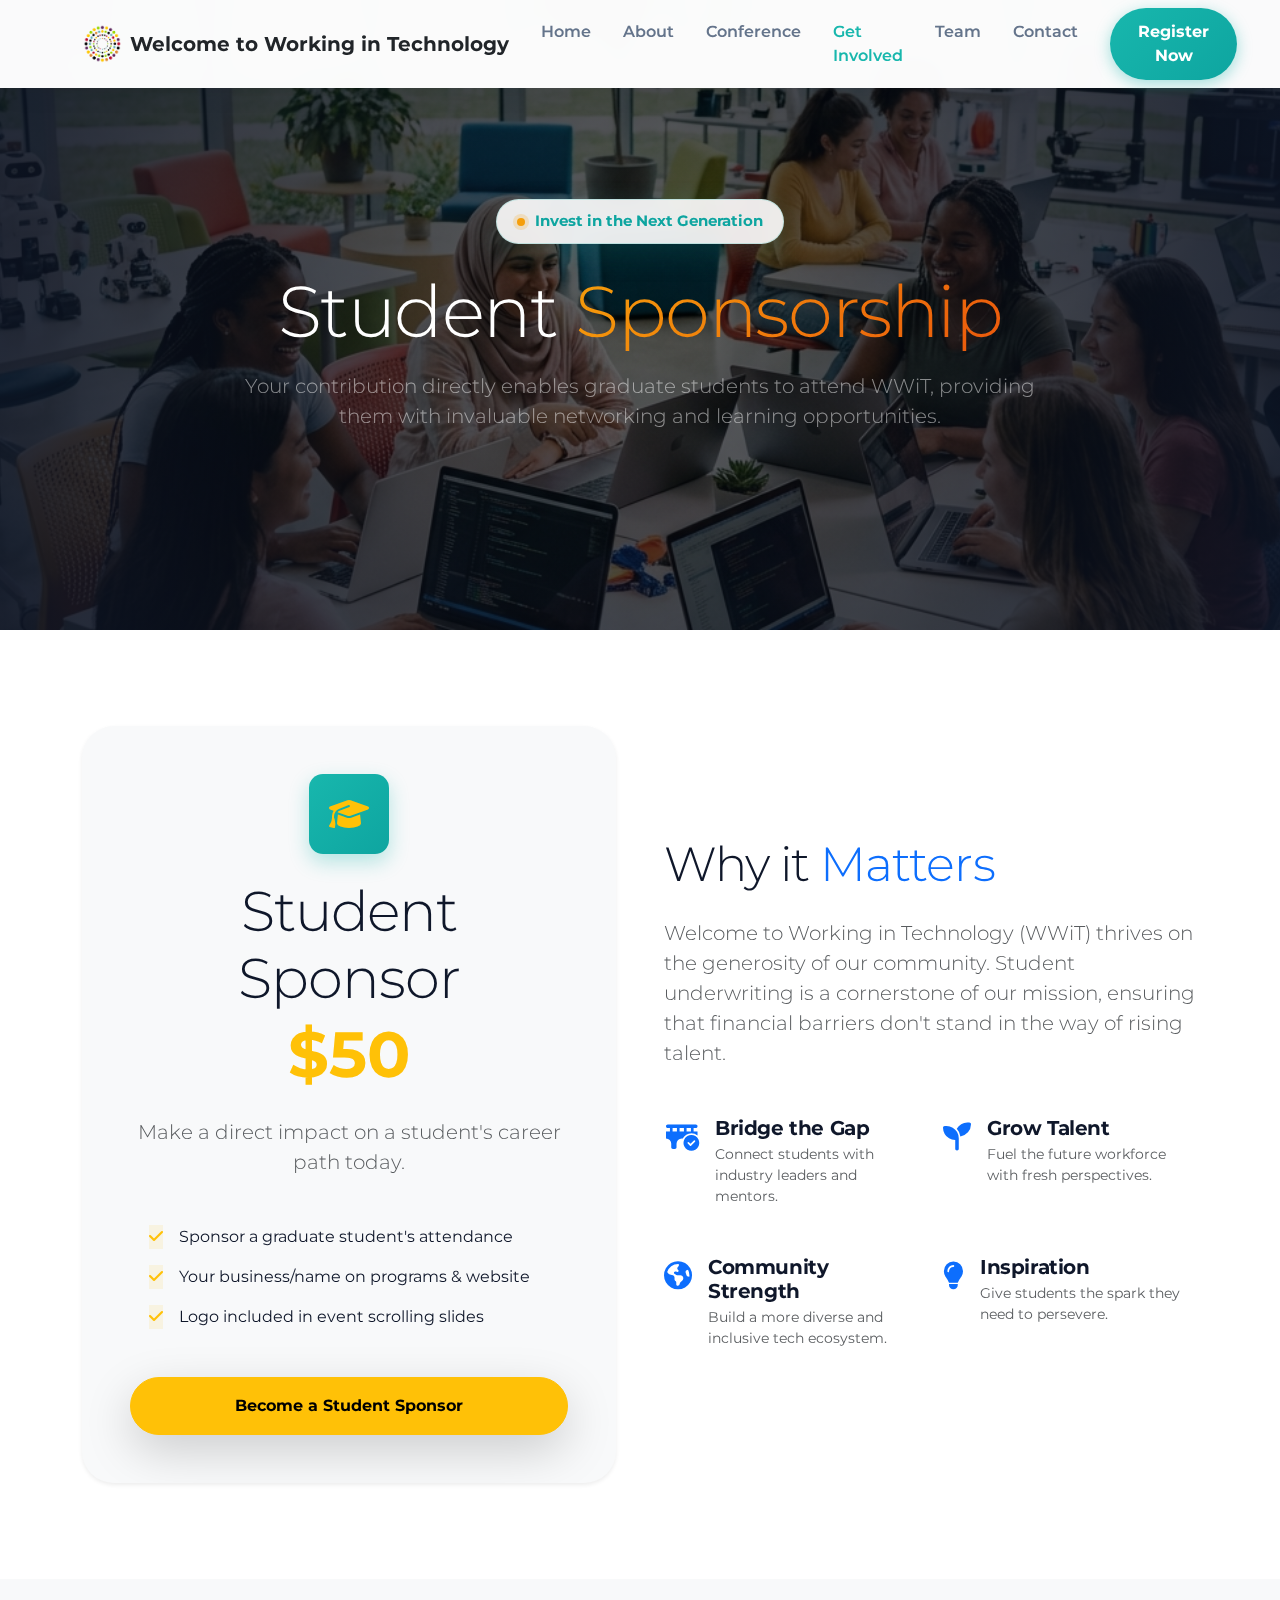
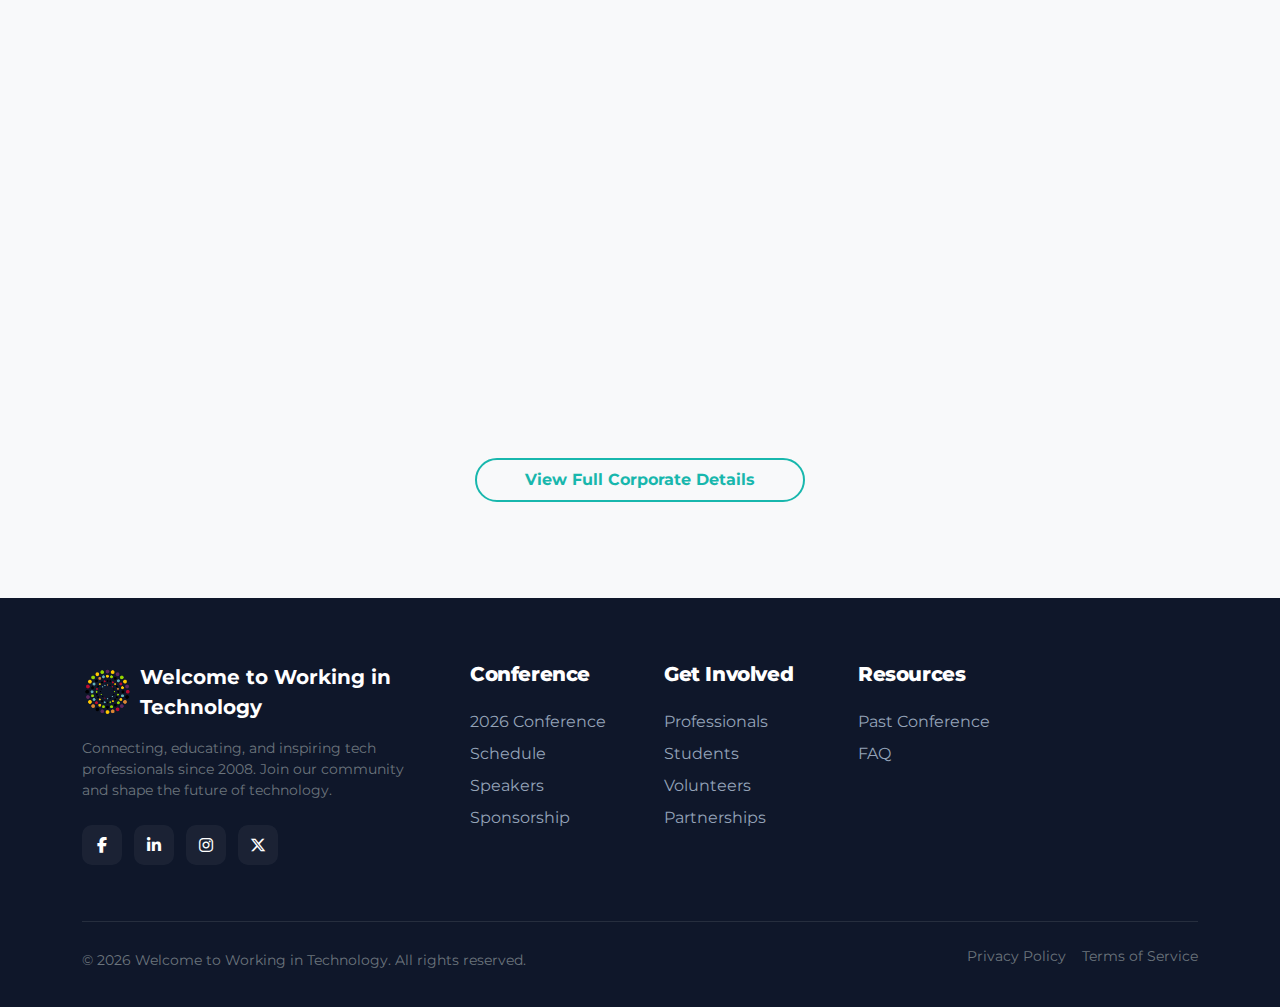
<file: student-sponsorship.html>
﻿<!DOCTYPE html>
<html lang="en">

<head>
    <meta charset="UTF-8">
    <meta name="viewport" content="width=device-width, initial-scale=1.0">
    <title>Student Sponsorship - Welcome to Working in Technology</title>
    <link href="https://cdn.jsdelivr.net/npm/bootstrap@5.3.0/dist/css/bootstrap.min.css" rel="stylesheet">
    <link rel="stylesheet" href="https://cdnjs.cloudflare.com/ajax/libs/font-awesome/6.6.0/css/all.min.css">
    <link href="https://unpkg.com/aos@2.3.1/dist/aos.css" rel="stylesheet">
    <link rel="stylesheet" href="styles.css">
</head>

<body>

    <!-- Navbar (Synced from Homepage) -->
    <nav class="navbar navbar-expand-lg fixed-top scrolled" id="mainNav">
        <div class="container">
            <a class="navbar-brand d-flex align-items-center" href="index.html">
                <img src="images/logo.png" alt="WIT Logo">
                <span class="d-none d-sm-inline-block fw-bold text-dark">Welcome to Working in Technology</span>
                <span class="d-sm-none fw-bold text-dark">WWiT</span>
            </a>
            <button class="navbar-toggler collapsed border-0 shadow-none" type="button" data-bs-toggle="collapse"
                data-bs-target="#navbarContent" aria-controls="navbarContent" aria-expanded="false"
                aria-label="Toggle navigation">
                <span></span>
                <span></span>
                <span></span>
            </button>
            <div class="collapse navbar-collapse" id="navbarContent">
                <ul class="navbar-nav ms-auto mb-2 mb-lg-0">
                    <li class="nav-item"><a class="nav-link" href="index.html#home">Home</a></li>
                    <li class="nav-item"><a class="nav-link" href="index.html#about">About</a></li>
                    <li class="nav-item"><a class="nav-link" href="index.html#conference">Conference</a></li>
                    <li class="nav-item"><a class="nav-link active" href="index.html#getinvolved">Get Involved</a></li>
                    <li class="nav-item"><a class="nav-link" href="index.html#team">Team</a></li>
                    <li class="nav-item"><a class="nav-link" href="index.html#contact">Contact</a></li>
                </ul>
                <div class="d-flex ms-lg-3">
                    <a href="register.html" class="btn btn-primary text-white">Register Now</a>
                </div>
            </div>
        </div>
    </nav>

    <!-- Stunning Hero Section -->
    <header class="subpage-hero">
        <img src="images/student_sponsorship_hero.png" class="subpage-hero-img" alt="Students Collaborating">
        <div class="subpage-hero-overlay"></div>
        <div class="container position-relative z-index-1">
            <div class="hero-badge mx-auto mb-4" data-aos="fade-up">
                <span class="dot"></span> Invest in the Next Generation
            </div>
            <h1 class="display-2 fw-black mb-3" data-aos="fade-up" data-aos-delay="100">Student <span
                    class="text-accent-gradient">Sponsorship</span></h1>
            <p class="lead text-white-50 mx-auto mb-0" style="max-width: 800px;" data-aos="fade-up"
                data-aos-delay="200">
                Your contribution directly enables graduate students to attend WWiT, providing them with invaluable
                networking and learning opportunities.
            </p>
        </div>
    </header>

    <!-- Focused Impact Section -->
    <section class="py-5 bg-white">
        <div class="container py-5">
            <div class="row align-items-center g-5">
                <div class="col-lg-6" data-aos="fade-right">
                    <div class="feature-card p-5 bg-light border-0 shadow-sm rounded-5 text-center">
                        <div class="icon-box bg-warning bg-opacity-10 text-warning mb-4 mx-auto"
                            style="width: 80px; height: 80px; font-size: 2rem;">
                            <i class="fa-solid fa-graduation-cap"></i>
                        </div>
                        <h2 class="display-4 fw-black mb-1">Student Sponsor</h2>
                        <div class="display-3 fw-bold text-warning mb-4">$50</div>
                        <p class="text-muted lead mb-5">Make a direct impact on a student's career path today.</p>

                        <ul class="list-unstyled text-start mx-auto mb-5" style="max-width: 400px;">
                            <li class="mb-3 d-flex gap-3 align-items-center">
                                <div class="icon-box-sm bg-warning bg-opacity-10 text-warning"><i
                                        class="fa-solid fa-check"></i></div>
                                <span>Sponsor a graduate student's attendance</span>
                            </li>
                            <li class="mb-3 d-flex gap-3 align-items-center">
                                <div class="icon-box-sm bg-warning bg-opacity-10 text-warning"><i
                                        class="fa-solid fa-check"></i></div>
                                <span>Your business/name on programs & website</span>
                            </li>
                            <li class="mb-3 d-flex gap-3 align-items-center">
                                <div class="icon-box-sm bg-warning bg-opacity-10 text-warning"><i
                                        class="fa-solid fa-check"></i></div>
                                <span>Logo included in event scrolling slides</span>
                            </li>
                        </ul>

                        <a href="mailto:sonya.chapin@bsu.edu"
                            class="btn btn-warning w-100 rounded-pill py-3 fw-bold shadow-lg">Become a Student
                            Sponsor</a>
                    </div>
                </div>
                <div class="col-lg-6" data-aos="fade-left">
                    <h2 class="display-5 fw-black mb-4">Why it <span class="text-primary">Matters</span></h2>
                    <p class="text-muted mb-4 lead">Welcome to Working in Technology (WWiT) thrives on the generosity of
                        our community. Student underwriting is a cornerstone of our mission, ensuring that financial
                        barriers don't stand in the way of rising talent.</p>

                    <div class="row g-4 mt-2">
                        <div class="col-md-6">
                            <div class="d-flex gap-3 mb-4">
                                <div class="text-primary fs-3"><i class="fa-solid fa-bridge-circle-check"></i></div>
                                <div>
                                    <h5 class="fw-bold mb-1">Bridge the Gap</h5>
                                    <p class="small text-muted mb-0">Connect students with industry leaders and mentors.
                                    </p>
                                </div>
                            </div>
                        </div>
                        <div class="col-md-6">
                            <div class="d-flex gap-3 mb-4">
                                <div class="text-primary fs-3"><i class="fa-solid fa-seedling"></i></div>
                                <div>
                                    <h5 class="fw-bold mb-1">Grow Talent</h5>
                                    <p class="small text-muted mb-0">Fuel the future workforce with fresh perspectives.
                                    </p>
                                </div>
                            </div>
                        </div>
                        <div class="col-md-6">
                            <div class="d-flex gap-3 mb-4">
                                <div class="text-primary fs-3"><i class="fa-solid fa-earth-americas"></i></div>
                                <div>
                                    <h5 class="fw-bold mb-1">Community Strength</h5>
                                    <p class="small text-muted mb-0">Build a more diverse and inclusive tech ecosystem.
                                    </p>
                                </div>
                            </div>
                        </div>
                        <div class="col-md-6">
                            <div class="d-flex gap-3 mb-4">
                                <div class="text-primary fs-3"><i class="fa-solid fa-lightbulb"></i></div>
                                <div>
                                    <h5 class="fw-bold mb-1">Inspiration</h5>
                                    <p class="small text-muted mb-0">Give students the spark they need to persevere.</p>
                                </div>
                            </div>
                        </div>
                    </div>
                </div>
            </div>
        </div>
    </section>

    <!-- Secondary Prospectus -->
    <section class="py-5 bg-light">
        <div class="container py-5">
            <div class="text-center mb-5" data-aos="fade-up">
                <h2 class="fw-black">Full Sponsorship Prospectus</h2>
                <p class="text-muted">Looking for more ways to support? Explore our corporate underwriting levels.</p>
            </div>

            <div class="row g-4 justify-content-center">
                <!-- Diamond Subtle -->
                <div class="col-lg-3 col-md-6" data-aos="fade-up" data-aos-delay="100">
                    <div class="feature-card p-4 bg-white border-0 shadow-sm rounded-4 h-100">
                        <h5 class="fw-black mb-1">Diamond</h5>
                        <div class="fw-bold text-primary mb-3">$2,000</div>
                        <p class="small text-muted">10 complimentary registrations, 2 min keynote intro, podium sign,
                            and more.</p>
                    </div>
                </div>
                <!-- Platinum Subtle -->
                <div class="col-lg-3 col-md-6" data-aos="fade-up" data-aos-delay="200">
                    <div class="feature-card p-4 bg-white border-0 shadow-sm rounded-4 h-100">
                        <h5 class="fw-black mb-1">Platinum</h5>
                        <div class="fw-bold text-secondary mb-3">$1,000</div>
                        <p class="small text-muted">5 complimentary registrations, opening keynote intro, table logo,
                            and more.</p>
                    </div>
                </div>
                <!-- Gold Subtle -->
                <div class="col-lg-3 col-md-6" data-aos="fade-up" data-aos-delay="300">
                    <div class="feature-card p-4 bg-white border-0 shadow-sm rounded-4 h-100">
                        <h5 class="fw-black mb-1">Gold</h5>
                        <div class="fw-bold text-warning mb-3">$500</div>
                        <p class="small text-muted">2 complimentary registrations, vendor table, program logo, and break
                            announcement.</p>
                    </div>
                </div>
                <!-- In-Kind Subtle -->
                <div class="col-lg-3 col-md-6" data-aos="fade-up" data-aos-delay="400">
                    <div class="feature-card p-4 bg-white border-0 shadow-sm rounded-4 h-100">
                        <h5 class="fw-black mb-1">In-Kind</h5>
                        <div class="fw-bold text-dark mb-3">Custom</div>
                        <p class="small text-muted">SWAG or Raffle item donations with brand visibility and
                            complimentary registrations.</p>
                    </div>
                </div>
            </div>

            <div class="mt-5 text-center">
                <a href="opportunities.html" class="btn btn-outline-primary rounded-pill px-5 py-2">View Full Corporate
                    Details</a>
            </div>
        </div>
    </section>

    <!-- Footer -->
    <footer>
        <div class="container">
            <div class="row g-5">
                <div class="col-lg-4">
                    <div class="d-flex align-items-center gap-2 mb-3 text-white fw-bold fs-5">
                        <img src="images/logo.png" alt="WWiT Logo" style="height: 50px; border-radius: 8px;">
                        <span>Welcome to Working in Technology</span>
                    </div>
                    <p class="text-secondary small mb-4">
                        Connecting, educating, and inspiring tech professionals since 2008.
                        Join our community and shape the future of technology.
                    </p>
                    <div>
                        <a href="#" class="footer-social-icon" title="Facebook"><i
                                class="fa-brands fa-facebook-f"></i></a>
                        <a href="#" class="footer-social-icon" title="LinkedIn"><i
                                class="fa-brands fa-linkedin-in"></i></a>
                        <a href="#" class="footer-social-icon" title="Instagram"><i
                                class="fa-brands fa-instagram"></i></a>
                        <a href="#" class="footer-social-icon" title="X (Twitter)"><i
                                class="fa-brands fa-x-twitter"></i></a>
                    </div>
                </div>
                <div class="col-lg-2 col-6">
                    <h5>Conference</h5>
                    <a href="index.html#conference">2026 Conference</a>
                    <a href="schedule.html">Schedule</a>
                    <a href="speakers.html">Speakers</a>
                    <a href="opportunities.html">Sponsorship</a>
                </div>
                <div class="col-lg-2 col-6">
                    <h5>Get Involved</h5>
                    <a href="opportunities.html">Professionals</a>
                    <a href="student-sponsorship.html">Students</a>
                    <a href="join-team.html">Volunteers</a>
                    <a href="partnerships.html">Partnerships</a>
                </div>
                <div class="col-lg-3 col-6">
                    <h5>Resources</h5>
                    <a href="#">Past Conference</a>
                    <a href="faq.html">FAQ</a>
                </div>
            </div>
            <div
                class="border-top border-secondary border-opacity-25 mt-5 pt-4 d-flex flex-wrap justify-content-between align-items-center">
                <small class="text-secondary">© 2026 Welcome to Working in Technology. All rights reserved.</small>
                <div class="d-flex gap-3">
                    <a href="#" class="text-secondary small">Privacy Policy</a>
                    <a href="#" class="text-secondary small">Terms of Service</a>
                </div>
            </div>
        </div>
    </footer>

    <script src="https://cdn.jsdelivr.net/npm/bootstrap@5.3.0/dist/js/bootstrap.bundle.min.js"></script>
    <script src="https://unpkg.com/aos@2.3.1/dist/aos.js"></script>
    <script>
        AOS.init({ once: true, offset: 50, duration: 1000 });

        // Navbar Scroll Effect
        window.addEventListener('scroll', function () {
            if (window.scrollY > 50) {
                document.getElementById('mainNav').classList.add('scrolled');
            } else {
                document.getElementById('mainNav').classList.remove('scrolled');
            }
        });

        // Scroll to Top Button
        document.addEventListener('DOMContentLoaded', function() {
            const scrollToTopBtn = document.getElementById('scrollToTop');
            
            if (scrollToTopBtn) {
                window.addEventListener('scroll', () => {
                    if (window.scrollY > 300) {
                        scrollToTopBtn.classList.add('visible');
                    } else {
                        scrollToTopBtn.classList.remove('visible');
                    }
                });

                scrollToTopBtn.addEventListener('click', () => {
                    window.scrollTo({
                        top: 0,
                        behavior: 'smooth'
                    });
                });
            }
        });
    </script>

    <!-- Scroll to Top Button -->
    <button id="scrollToTop" class="scroll-to-top" aria-label="Scroll to top">
        <i class="fa-solid fa-arrow-up"></i>
    </button>
</body>

</html>
</file>
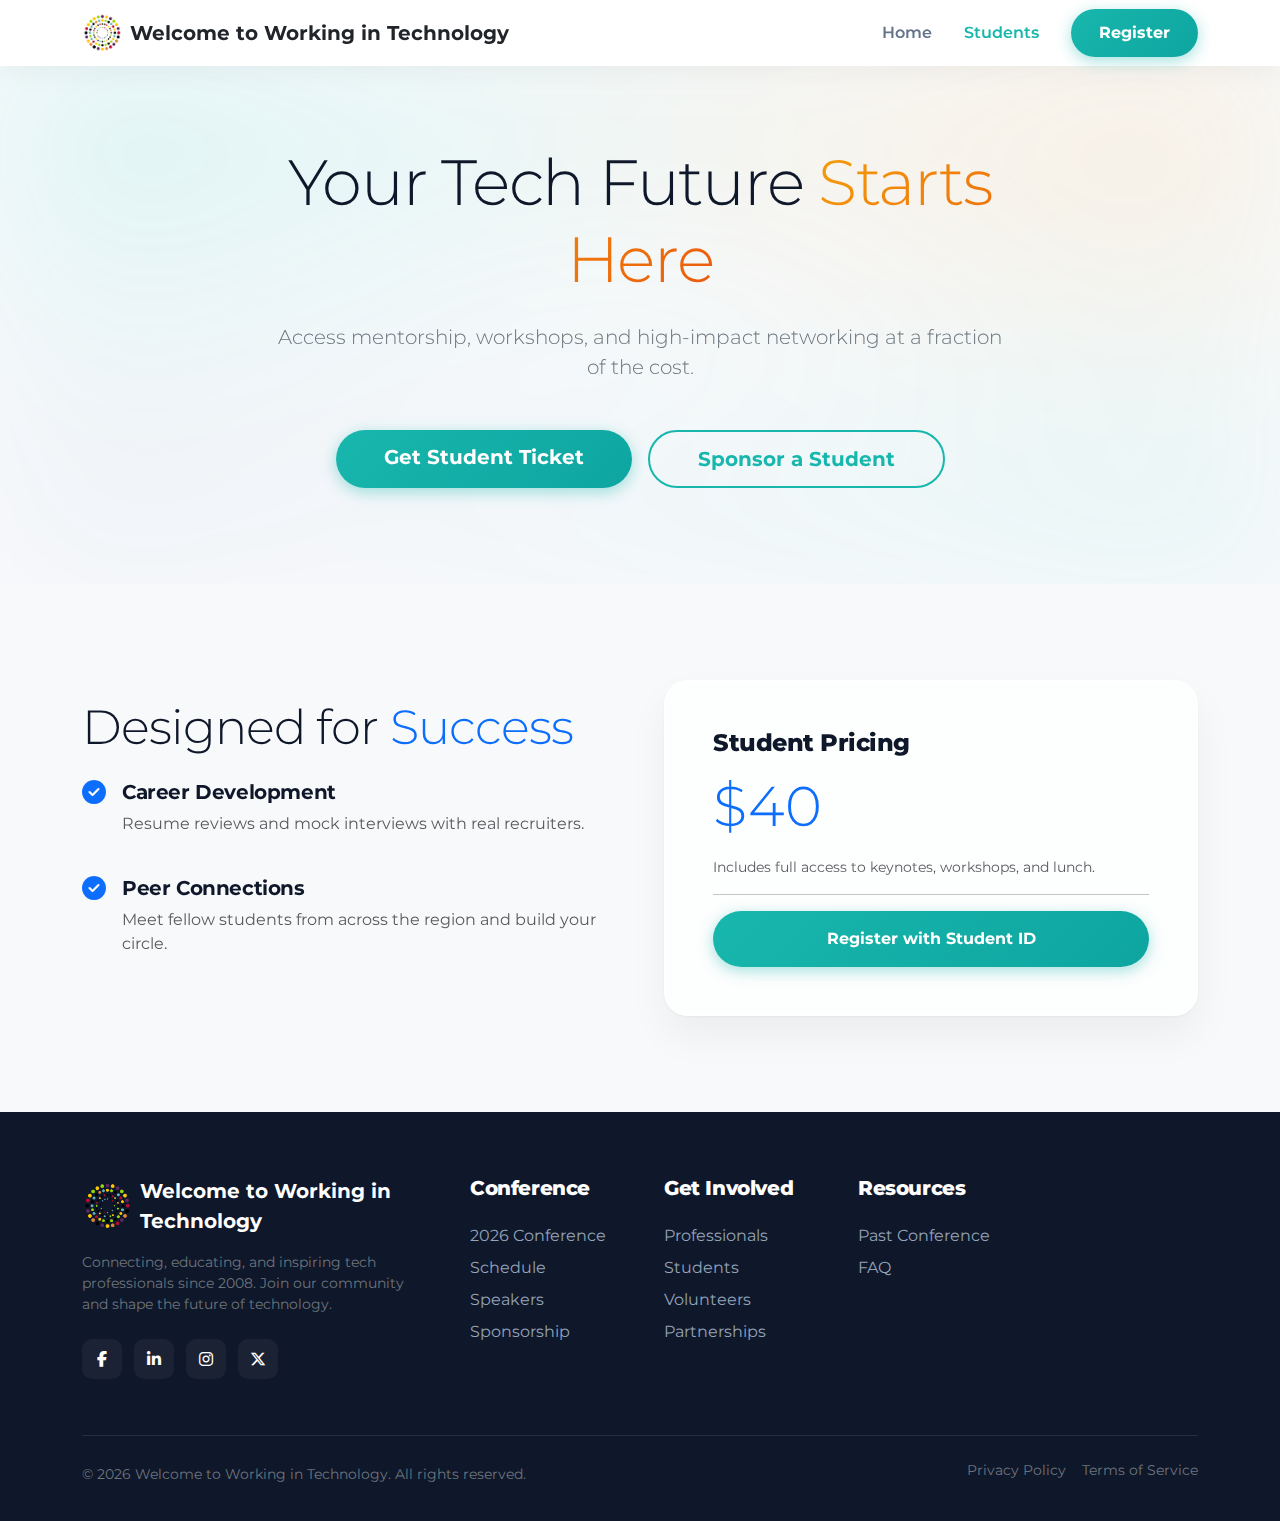
<file: students.html>
<!DOCTYPE html>
<html lang="en">

<head>
    <meta charset="UTF-8">
    <meta name="viewport" content="width=device-width, initial-scale=1.0">
    <title>Students - Working in Technology</title>
    <link href="https://cdn.jsdelivr.net/npm/bootstrap@5.3.0/dist/css/bootstrap.min.css" rel="stylesheet">
    <link rel="stylesheet" href="https://cdnjs.cloudflare.com/ajax/libs/font-awesome/6.6.0/css/all.min.css">
    <link href="https://unpkg.com/aos@2.3.1/dist/aos.css" rel="stylesheet">
    <link rel="stylesheet" href="styles.css">
</head>

<body>

    <nav class="navbar navbar-expand-lg fixed-top scrolled">
        <div class="container">
            <a class="navbar-brand d-flex align-items-center" href="index.html">
                <img src="images/logo.png" alt="Logo">
                <span class="fw-bold text-dark">Welcome to Working in Technology</span>
            </a>
            <div class="collapse navbar-collapse">
                <ul class="navbar-nav ms-auto">
                    <li class="nav-item"><a class="nav-link" href="index.html">Home</a></li>
                    <li class="nav-item"><a class="nav-link active" href="#">Students</a></li>
                </ul>
                <a href="register.html" class="btn btn-primary ms-lg-3 text-white">Register</a>
            </div>
        </div>
    </nav>

    <section class="hero-section py-5 mt-5">
        <div class="hero-mesh-bg"></div>
        <div class="container hero-content py-5 text-center">
            <div class="row justify-content-center">
                <div class="col-lg-8" data-aos="fade-up">
                    <h1 class="display-3 fw-black mb-4">Your Tech Future <span class="text-accent-gradient">Starts
                            Here</span></h1>
                    <p class="lead text-secondary mb-5">Access mentorship, workshops, and high-impact networking at a
                        fraction of the cost.</p>
                    <div class="d-flex justify-content-center gap-3">
                        <a href="register.html" class="btn btn-primary btn-lg px-5">Get Student Ticket</a>
                        <a href="#" class="btn btn-outline-primary btn-lg px-5">Sponsor a Student</a>
                    </div>
                </div>
            </div>
        </div>
    </section>

    <section id="student-track" class="py-5 bg-light">
        <div class="container py-5">
            <div class="row align-items-center g-5">
                <div class="col-lg-6" data-aos="fade-right">
                    <h2 class="display-5 fw-black mb-4">Designed for <span class="text-primary">Success</span></h2>
                    <ul class="list-unstyled">
                        <li class="mb-4 d-flex gap-3">
                            <i class="fa-solid fa-circle-check text-primary fs-4"></i>
                            <div>
                                <h5 class="fw-bold">Career Development</h5>
                                <p class="text-muted">Resume reviews and mock interviews with real recruiters.</p>
                            </div>
                        </li>
                        <li class="mb-4 d-flex gap-3">
                            <i class="fa-solid fa-circle-check text-primary fs-4"></i>
                            <div>
                                <h5 class="fw-bold">Peer Connections</h5>
                                <p class="text-muted">Meet fellow students from across the region and build your circle.
                                </p>
                            </div>
                        </li>
                    </ul>
                </div>
                <div class="col-lg-6" data-aos="fade-left">
                    <div class="glass-card-float p-5 position-relative">
                        <h4 class="fw-black mb-3">Student Pricing</h4>
                        <div class="display-4 fw-black text-primary mb-3">$40</div>
                        <p class="text-muted small">Includes full access to keynotes, workshops, and lunch.</p>
                        <hr>
                        <a href="register.html" class="btn btn-primary w-100 py-3">Register with Student ID</a>
                    </div>
                </div>
            </div>
        </div>
    </section>

    <!-- Footer -->
    <footer>
        <div class="container">
            <div class="row g-5">
                <div class="col-lg-4">
                    <div class="d-flex align-items-center gap-2 mb-3 text-white fw-bold fs-5">
                        <img src="images/logo.png" alt="WWiT Logo" style="height: 50px; border-radius: 8px;">
                        <span>Welcome to Working in Technology</span>
                    </div>
                    <p class="text-secondary small mb-4">
                        Connecting, educating, and inspiring tech professionals since 2008.
                        Join our community and shape the future of technology.
                    </p>
                    <div>
                        <a href="#" class="footer-social-icon" title="Facebook"><i
                                class="fa-brands fa-facebook-f"></i></a>
                        <a href="#" class="footer-social-icon" title="LinkedIn"><i
                                class="fa-brands fa-linkedin-in"></i></a>
                        <a href="#" class="footer-social-icon" title="Instagram"><i
                                class="fa-brands fa-instagram"></i></a>
                        <a href="#" class="footer-social-icon" title="X (Twitter)"><i
                                class="fa-brands fa-x-twitter"></i></a>
                    </div>
                </div>
                <div class="col-lg-2 col-6">
                    <h5>Conference</h5>
                    <a href="index.html#conference">2026 Conference</a>
                    <a href="schedule.html">Schedule</a>
                    <a href="speakers.html">Speakers</a>
                    <a href="opportunities.html">Sponsorship</a>
                </div>
                <div class="col-lg-2 col-6">
                    <h5>Get Involved</h5>
                    <a href="opportunities.html">Professionals</a>
                    <a href="student-sponsorship.html">Students</a>
                    <a href="join-team.html">Volunteers</a>
                    <a href="partnerships.html">Partnerships</a>
                </div>
                <div class="col-lg-3 col-6">
                    <h5>Resources</h5>
                    <a href="#">Past Conference</a>
                    <a href="faq.html">FAQ</a>
                </div>
            </div>
            <div
                class="border-top border-secondary border-opacity-25 mt-5 pt-4 d-flex flex-wrap justify-content-between align-items-center">
                <small class="text-secondary">© 2026 Welcome to Working in Technology. All rights reserved.</small>
                <div class="d-flex gap-3">
                    <a href="#" class="text-secondary small">Privacy Policy</a>
                    <a href="#" class="text-secondary small">Terms of Service</a>
                </div>
            </div>
        </div>
    </footer>

    <script src="https://cdn.jsdelivr.net/npm/bootstrap@5.3.0/dist/js/bootstrap.bundle.min.js"></script>
    <script src="https://unpkg.com/aos@2.3.1/dist/aos.js"></script>
    <script>
        AOS.init({ once: true, duration: 800 });

        // Scroll to Top Button
        document.addEventListener('DOMContentLoaded', function() {
            const scrollToTopBtn = document.getElementById('scrollToTop');

            if (scrollToTopBtn) {
                window.addEventListener('scroll', () => {
                    if (window.scrollY > 300) {
                        scrollToTopBtn.classList.add('visible');
                    } else {
                        scrollToTopBtn.classList.remove('visible');
                    }
                });

                scrollToTopBtn.addEventListener('click', () => {
                    window.scrollTo({
                        top: 0,
                        behavior: 'smooth'
                    });
                });
            }
        });
    </script>

    <!-- Scroll to Top Button -->
    <button id="scrollToTop" class="scroll-to-top" aria-label="Scroll to top">
        <i class="fa-solid fa-arrow-up"></i>
    </button>
</body>

</html>
</file>
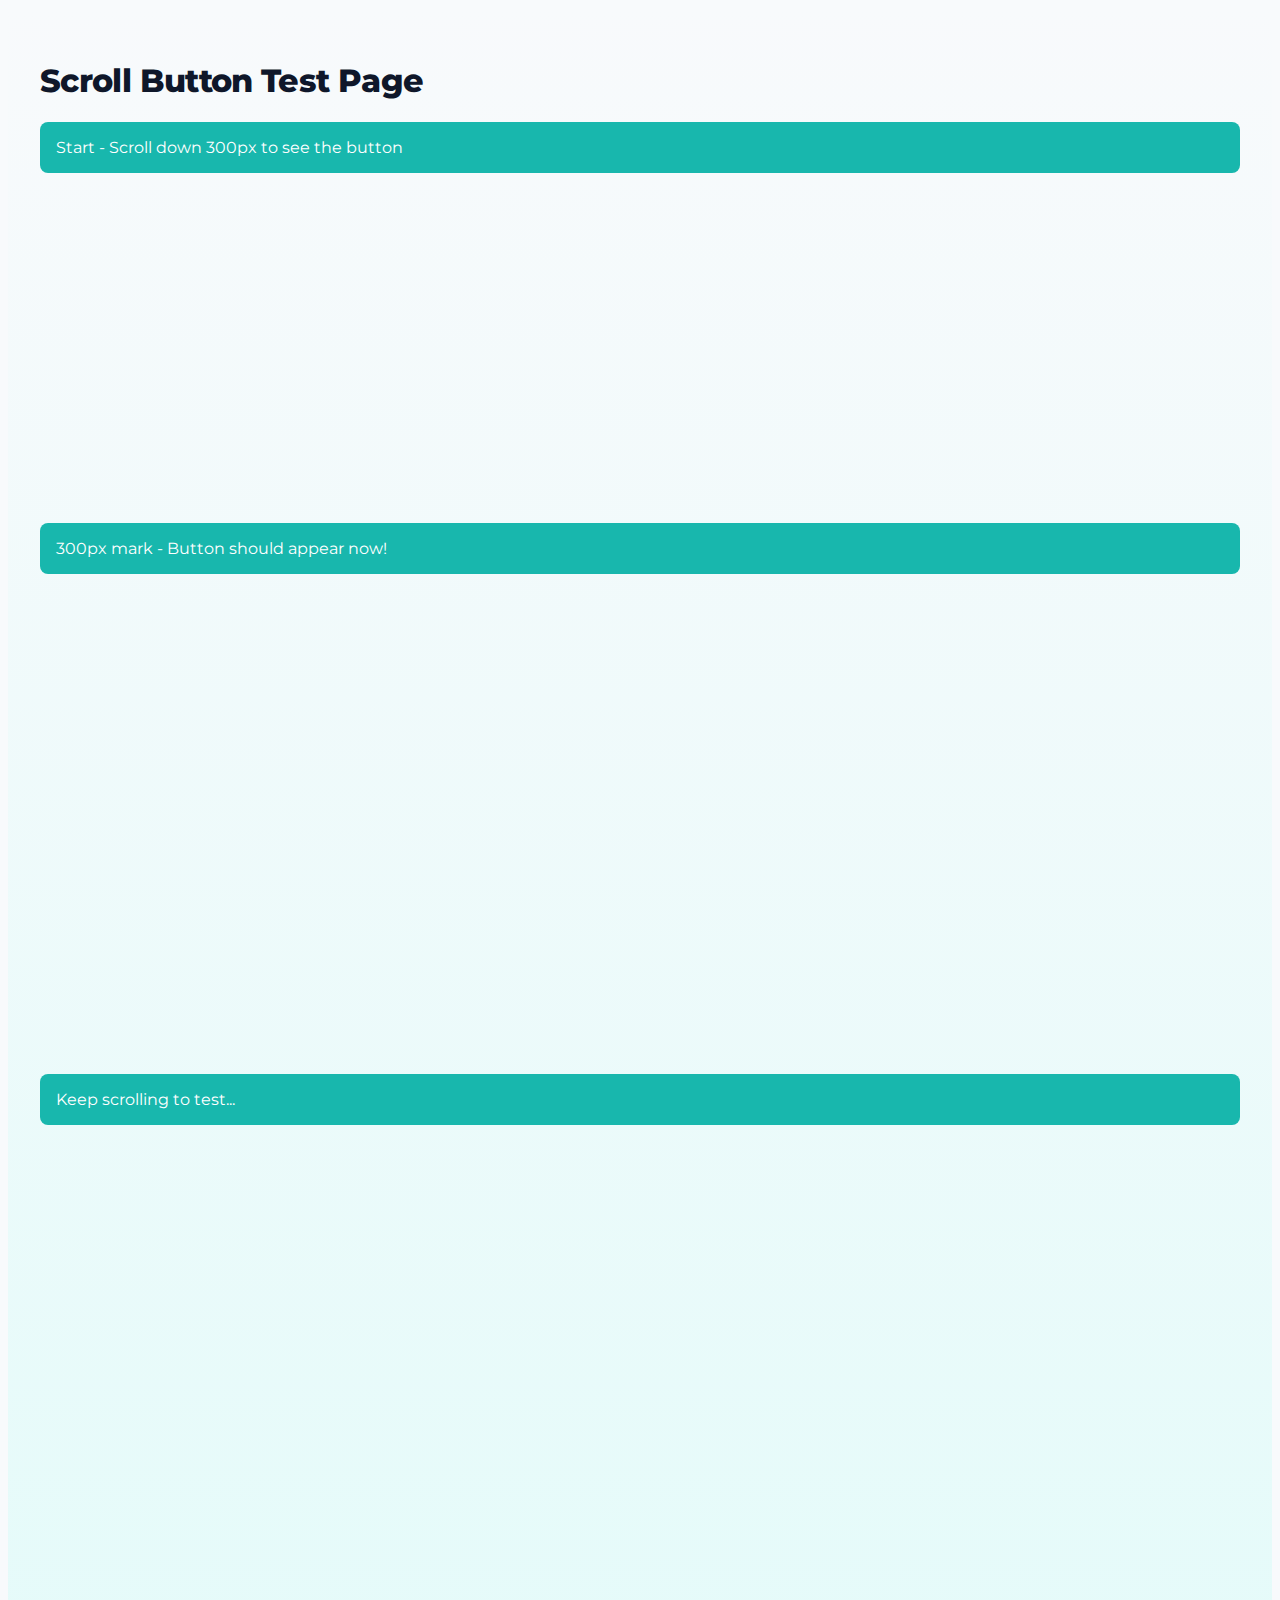
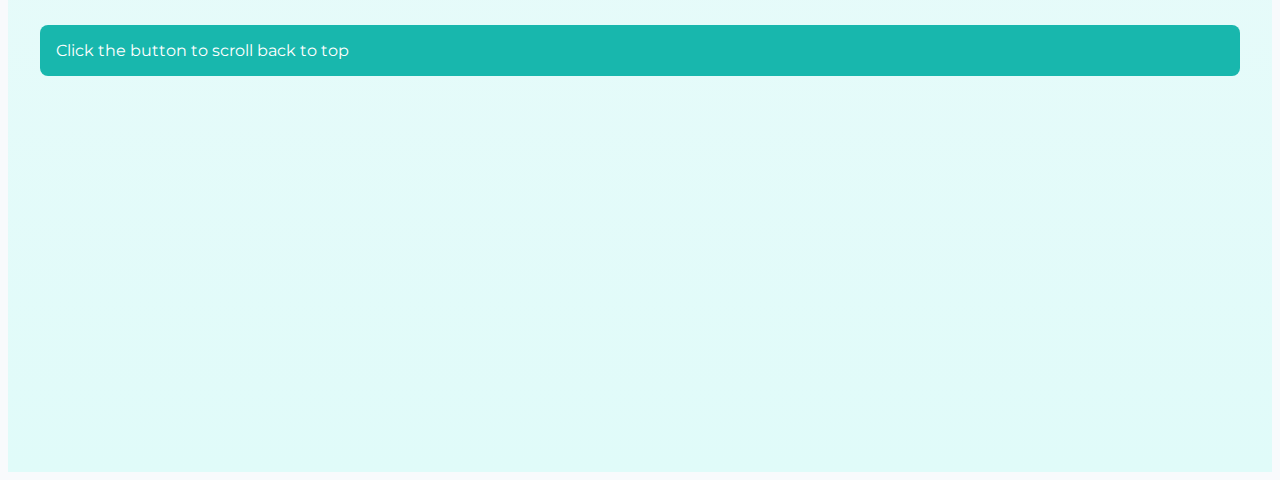
<file: test-scroll-button.html>
<!DOCTYPE html>
<html lang="en">
<head>
    <meta charset="UTF-8">
    <meta name="viewport" content="width=device-width, initial-scale=1.0">
    <title>Scroll Button Test</title>
    <link rel="stylesheet" href="https://cdnjs.cloudflare.com/ajax/libs/font-awesome/6.6.0/css/all.min.css">
    <link rel="stylesheet" href="styles.css">
    <style>
        .test-content {
            height: 2000px;
            padding: 2rem;
            background: linear-gradient(to bottom, #f8fafc, #e0fbf9);
        }
        .marker {
            background: #18b7ad;
            color: white;
            padding: 1rem;
            margin: 20px 0;
            border-radius: 8px;
        }
    </style>
</head>
<body>
    <div class="test-content">
        <h1>Scroll Button Test Page</h1>
        <div class="marker">Start - Scroll down 300px to see the button</div>
        <div class="marker" style="margin-top: 350px;">300px mark - Button should appear now!</div>
        <div class="marker" style="margin-top: 500px;">Keep scrolling to test...</div>
        <div class="marker" style="margin-top: 500px;">Click the button to scroll back to top</div>
    </div>

    <!-- Scroll to Top Button -->
    <button id="scrollToTop" class="scroll-to-top" aria-label="Scroll to top">
        <i class="fa-solid fa-arrow-up"></i>
    </button>

    <script>
        // Debug logging
        console.log('Script started');
        const scrollToTopBtn = document.getElementById('scrollToTop');
        console.log('Button element:', scrollToTopBtn);
        console.log('Button computed styles:', window.getComputedStyle(scrollToTopBtn));

        window.addEventListener('scroll', () => {
            const scrollY = window.scrollY;
            console.log('Scroll Y:', scrollY);

            if (scrollY > 300) {
                scrollToTopBtn.classList.add('visible');
                console.log('Added visible class');
            } else {
                scrollToTopBtn.classList.remove('visible');
                console.log('Removed visible class');
            }
        });

        scrollToTopBtn.addEventListener('click', () => {
            console.log('Button clicked');
            window.scrollTo({
                top: 0,
                behavior: 'smooth'
            });
        });

        // Force show button for testing
        setTimeout(() => {
            console.log('Force showing button for 3 seconds');
            scrollToTopBtn.style.opacity = '1';
            scrollToTopBtn.style.visibility = 'visible';
            scrollToTopBtn.style.transform = 'translateY(0)';

            setTimeout(() => {
                scrollToTopBtn.style.opacity = '';
                scrollToTopBtn.style.visibility = '';
                scrollToTopBtn.style.transform = '';
                console.log('Reset to normal behavior');
            }, 3000);
        }, 1000);
    </script>
</body>
</html>
</file>
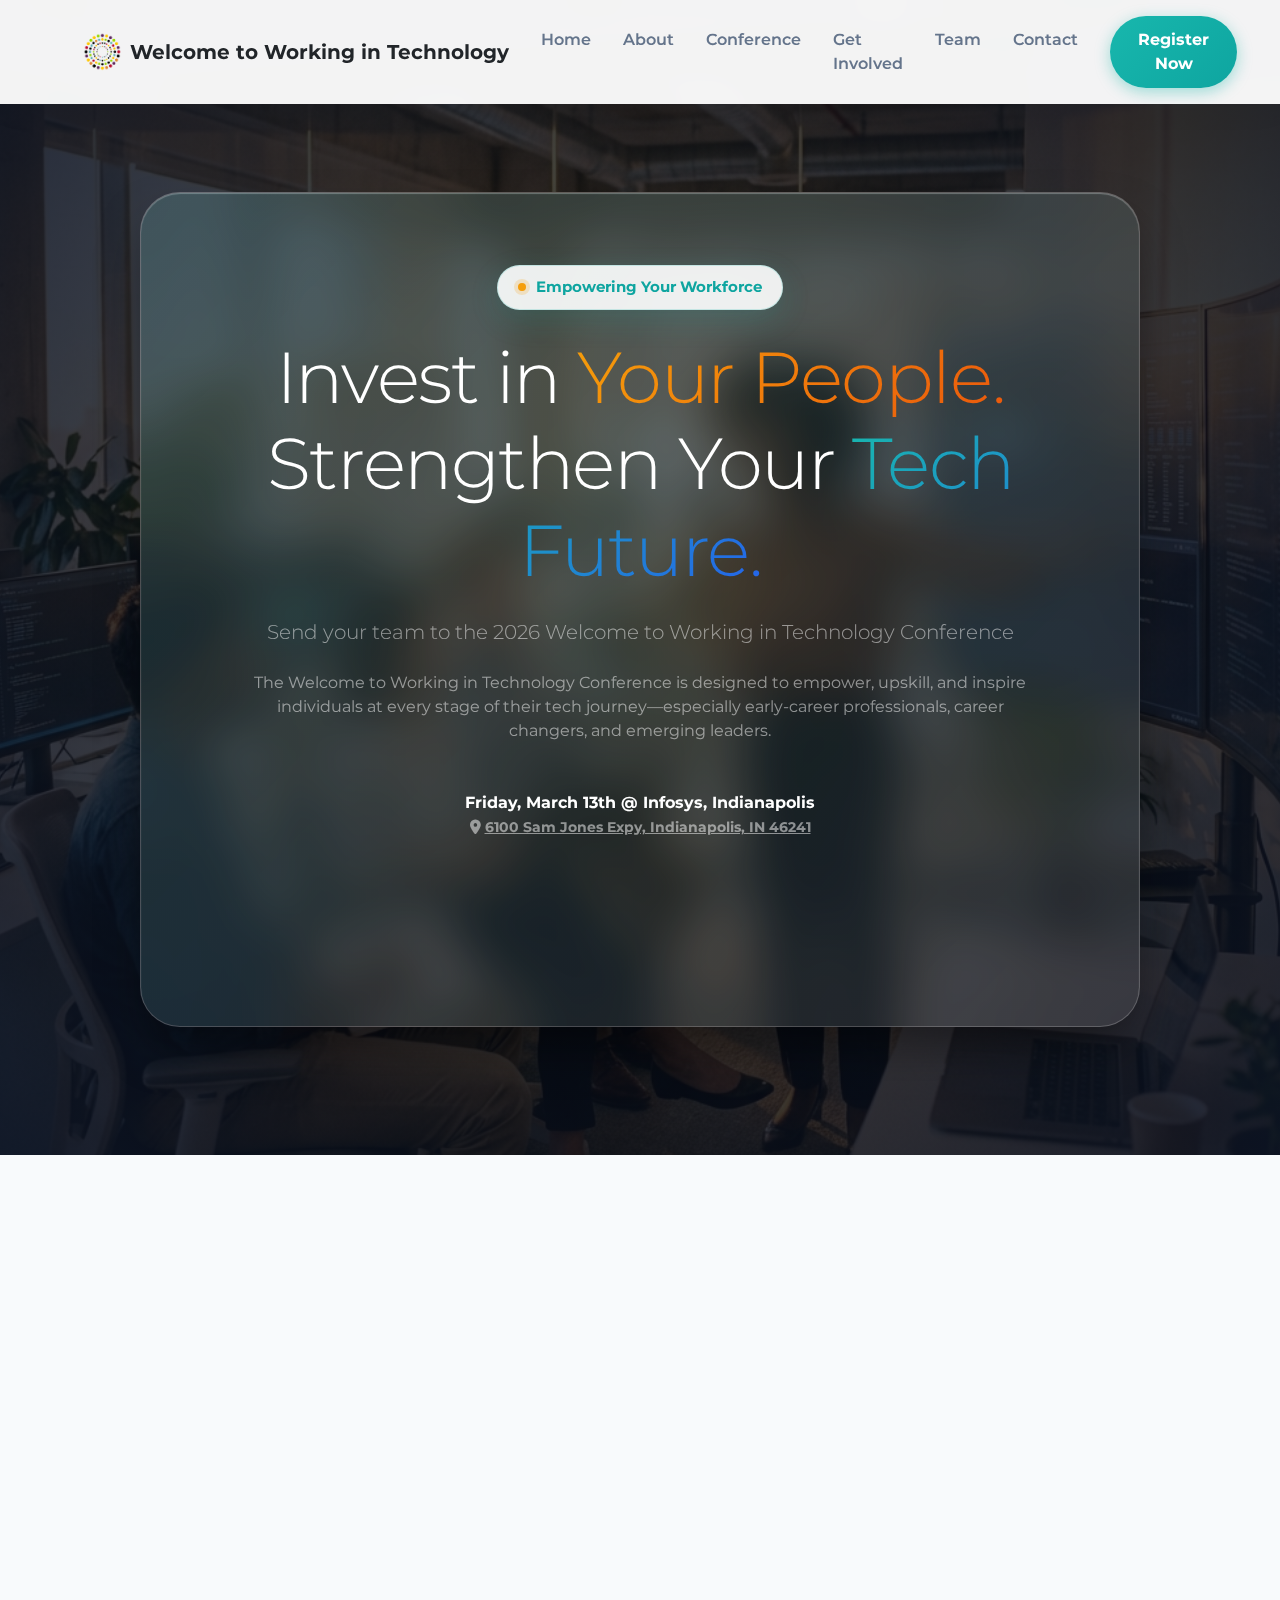
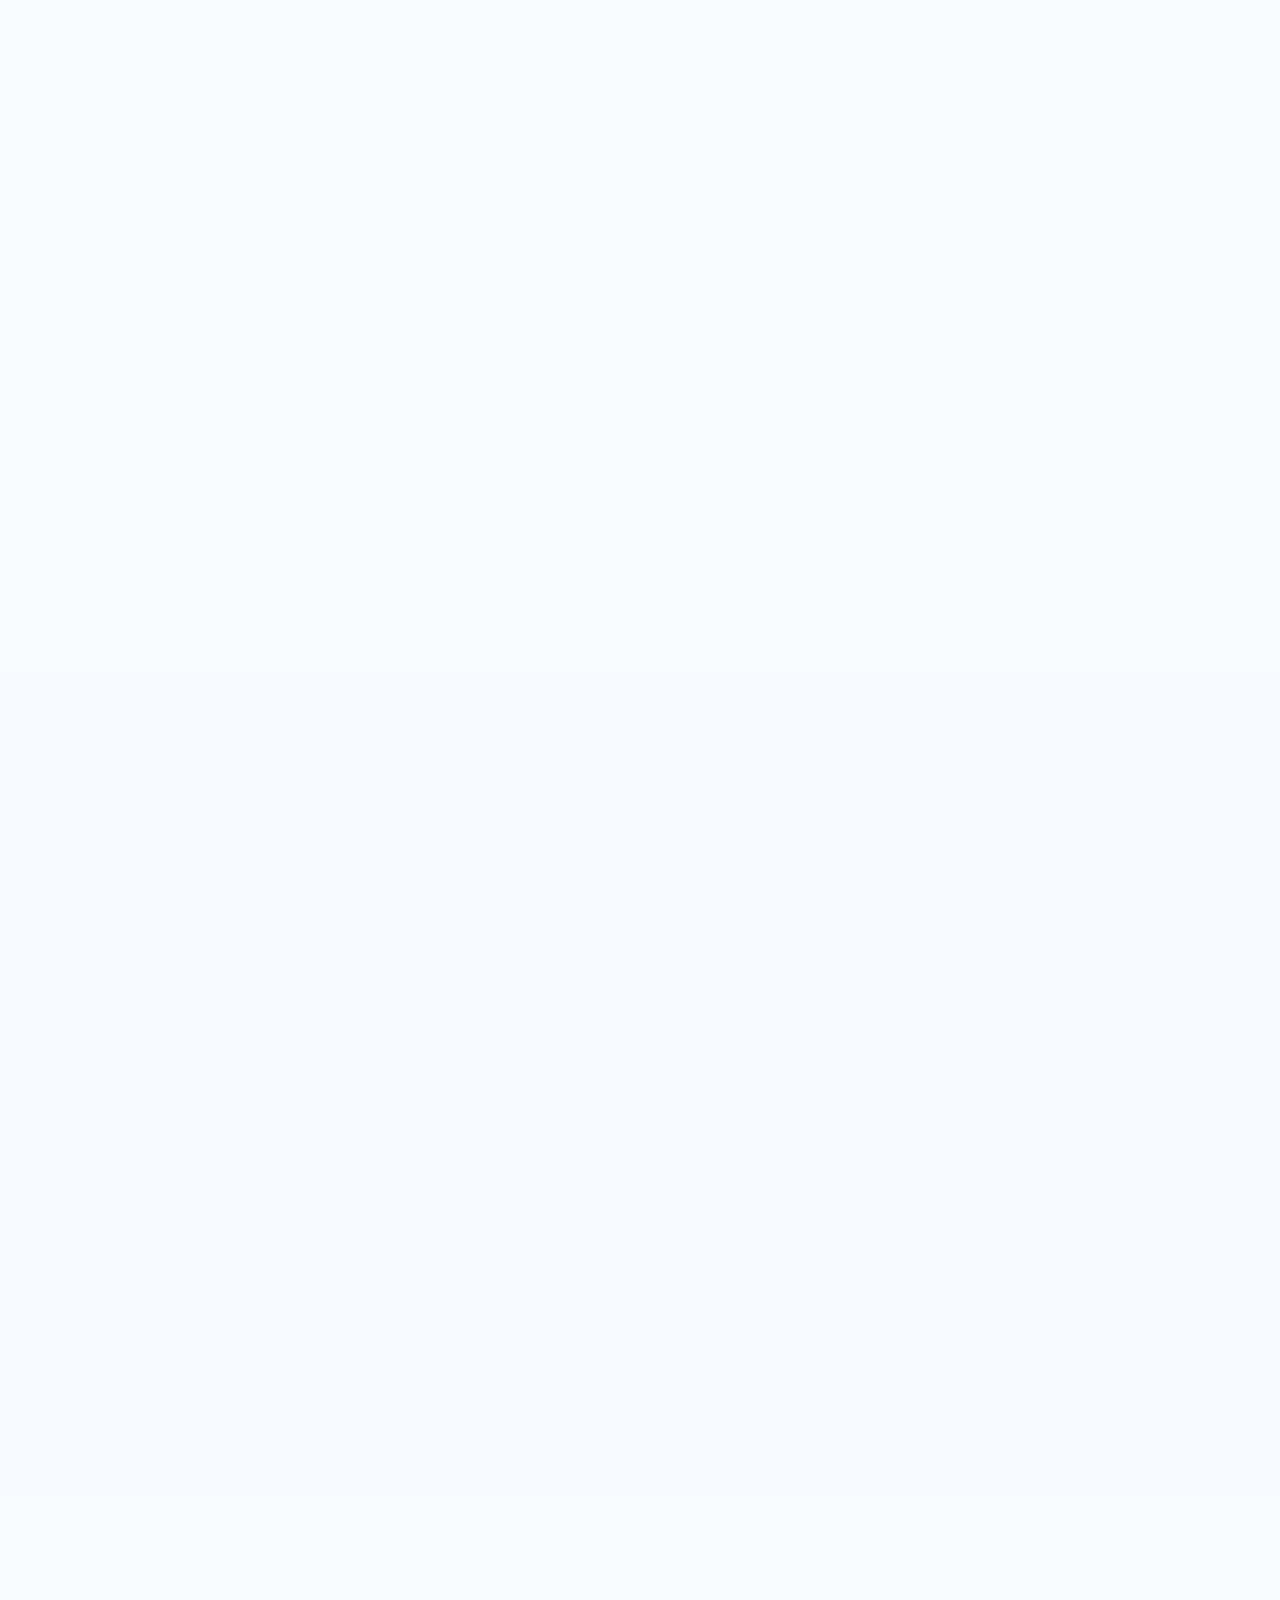
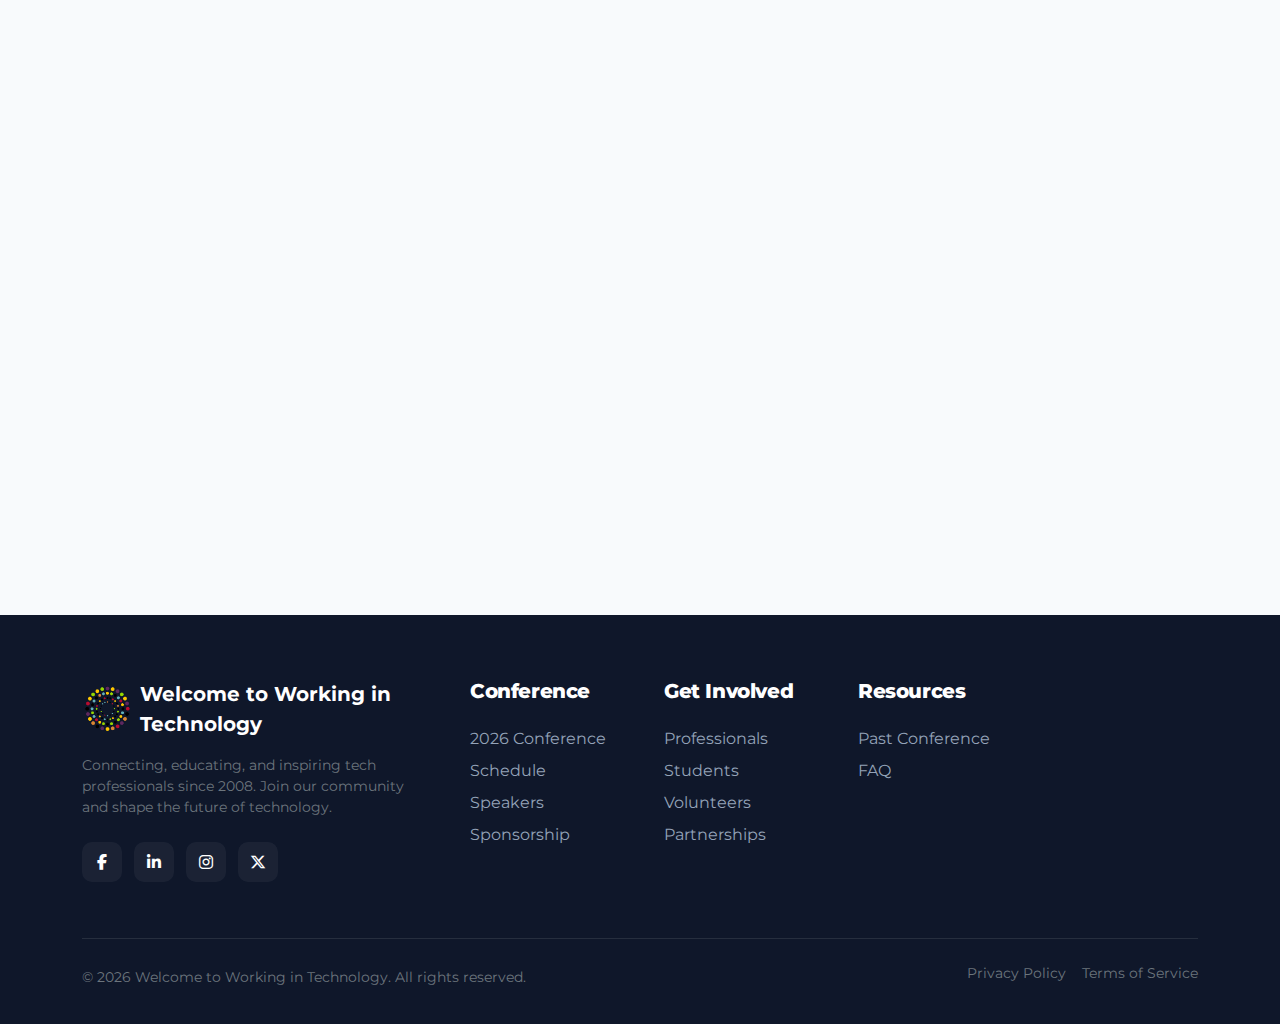
<file: why-attend.html>
﻿<!DOCTYPE html>
<html lang="en">

<head>
    <meta charset="UTF-8">
    <meta name="viewport" content="width=device-width, initial-scale=1.0">
    <title>Why Attend - Welcome to Working in Technology</title>
    <link href="https://cdn.jsdelivr.net/npm/bootstrap@5.3.0/dist/css/bootstrap.min.css" rel="stylesheet">
    <link rel="stylesheet" href="https://cdnjs.cloudflare.com/ajax/libs/font-awesome/6.6.0/css/all.min.css">
    <link href="https://unpkg.com/aos@2.3.1/dist/aos.css" rel="stylesheet">
    <link rel="stylesheet" href="styles.css">
</head>

<body>

    <!-- Navbar (Synced from Homepage) -->
    <nav class="navbar navbar-expand-lg fixed-top" id="mainNav">
        <div class="container">
            <a class="navbar-brand d-flex align-items-center" href="index.html">
                <img src="images/logo.png" alt="WIT Logo">
                <span class="d-none d-sm-inline-block fw-bold text-dark">Welcome to Working in Technology</span>
                <span class="d-sm-none fw-bold text-dark">WWiT</span>
            </a>
            <button class="navbar-toggler collapsed border-0 shadow-none" type="button" data-bs-toggle="collapse"
                data-bs-target="#navbarContent" aria-controls="navbarContent" aria-expanded="false"
                aria-label="Toggle navigation">
                <span></span>
                <span></span>
                <span></span>
            </button>
            <div class="collapse navbar-collapse" id="navbarContent">
                <ul class="navbar-nav ms-auto mb-2 mb-lg-0">
                    <li class="nav-item"><a class="nav-link" href="index.html#home">Home</a></li>
                    <li class="nav-item"><a class="nav-link" href="index.html#about">About</a></li>
                    <li class="nav-item"><a class="nav-link" href="index.html#conference">Conference</a></li>
                    <li class="nav-item"><a class="nav-link" href="index.html#getinvolved">Get Involved</a></li>
                    <li class="nav-item"><a class="nav-link" href="index.html#team">Team</a></li>
                    <li class="nav-item"><a class="nav-link" href="index.html#contact">Contact</a></li>
                </ul>
                <div class="d-flex ms-lg-3">
                    <a href="register.html" class="btn btn-primary text-white">Register Now</a>
                </div>
            </div>
        </div>
    </nav>

    <!-- Stunning Hero Section V2 -->
    <header class="subpage-hero v2">
        <img src="images/why_attend_hero.png" class="subpage-hero-img" alt="Tech professionals collaborating">
        <div class="subpage-hero-overlay"></div>
        <div class="container position-relative z-index-1">
            <div class="hero-glass-card" data-aos="zoom-in" data-aos-duration="1200">
                <div class="hero-badge mb-4" data-aos="fade-up" data-aos-delay="400">
                    <span class="dot"></span> Empowering Your Workforce
                </div>
                <h1 class="display-2 fw-black mb-4" data-aos="fade-up" data-aos-delay="600">
                    Invest in <span class="text-accent-gradient">Your People.</span><br>
                    Strengthen Your <span class="text-gradient">Tech Future.</span>
                </h1>
                <p class="lead text-white-50 mx-auto mb-4" style="max-width: 800px;" data-aos="fade-up"
                    data-aos-delay="800">
                    Send your team to the 2026 Welcome to Working in Technology Conference
                </p>
                <p class="text-white-50 mx-auto mb-5" style="max-width: 800px;" data-aos="fade-up"
                    data-aos-delay="900">
                    The Welcome to Working in Technology Conference is designed to empower, upskill, and inspire individuals at every stage of their tech journey—especially early-career professionals, career changers, and emerging leaders.
                </p>
                <p class="fw-bold text-white mx-auto mb-5" style="max-width: 800px;" data-aos="fade-up"
                    data-aos-delay="1000">
                    Friday, March 13th @ Infosys, Indianapolis<br>
                    <a href="https://www.google.com/maps/search/?api=1&query=6100+Sam+Jones+Expy+Indianapolis+IN+46241" target="_blank" class="text-white-50" style="font-size: 0.9rem; text-decoration: underline;">
                      <i class="fa-solid fa-map-marker-alt me-1"></i>6100 Sam Jones Expy, Indianapolis, IN 46241
                    </a>
                </p>

                <div class="d-flex flex-wrap justify-content-center gap-4" data-aos="fade-up"
                    data-aos-delay="1200">
                    <a href="register.html"
                        class="btn btn-primary text-white btn-hero-premium px-5 rounded-pill shadow-lg">Register Your
                        Team</a>
                    <a href="opportunities.html"
                        class="btn btn-outline-light btn-hero-premium px-5 rounded-pill border-opacity-50">Sponsorship
                        Tiers</a>
                </div>
            </div>
        </div>
    </header>

    <!-- Value Props Section -->
    <section class="py-5 bg-blob-wrapper">
        <div class="container py-5">
            <div class="row align-items-center g-5">
                <div class="col-lg-5" data-aos="fade-right">
                    <div class="sticky-top" style="top: 100px;">
                        <span class="text-primary fw-bold text-uppercase">Why Send Your People</span>
                        <h2 class="display-4 fw-black mt-2 mb-4">Technology moves fast. <span
                                class="text-gradient">People power progress.</span></h2>
                        <p class="text-muted lead mb-4">This conference equips tech professionals—especially early-career talent, career changers, and emerging leaders—with the confidence, clarity, and connection to growth.</p>
                        <a href="register.html"
                            class="btn btn-primary text-white rounded-pill px-5 py-3 btn-hero-premium shadow-lg">Register
                            Your Team</a>
                    </div>
                </div>
                <div class="col-lg-7">
                    <div class="benefit-grid-v2">
                        <!-- Benefit 1 -->
                        <div data-aos="fade-up" data-aos-delay="100">
                            <div class="benefit-card-v2">
                                <div class="icon-box-xl shadow-sm">
                                    <i class="fa-solid fa-bolt"></i>
                                </div>
                                <div>
                                    <h4>Build stronger, more confident talent</h4>
                                    <p>Equip employees with practical insights, career clarity, and motivation.</p>
                                </div>
                            </div>
                        </div>
                        <!-- Benefit 2 -->
                        <div data-aos="fade-up" data-aos-delay="200">
                            <div class="benefit-card-v2">
                                <div class="icon-box-xl shadow-sm">
                                    <i class="fa-solid fa-heart"></i>
                                </div>
                                <div>
                                    <h4>Support retention and engagement</h4>
                                    <p>People stay where they feel invested in.</p>
                                </div>
                            </div>
                        </div>
                        <!-- Benefit 3 -->
                        <div data-aos="fade-up" data-aos-delay="300">
                            <div class="benefit-card-v2">
                                <div class="icon-box-xl shadow-sm">
                                    <i class="fa-solid fa-users-gear"></i>
                                </div>
                                <div>
                                    <h4>Advance workforce development goals</h4>
                                    <p>Create access, belonging, and opportunity in tech.</p>
                                </div>
                            </div>
                        </div>
                        <!-- Benefit 4 -->
                        <div data-aos="fade-up" data-aos-delay="400">
                            <div class="benefit-card-v2">
                                <div class="icon-box-xl shadow-sm">
                                    <i class="fa-solid fa-lightbulb"></i>
                                </div>
                                <div>
                                    <h4>Bring back ideas that matter</h4>
                                    <p>Attendees return with fresh perspectives they can apply immediately.</p>
                                </div>
                            </div>
                        </div>
                        <!-- Benefit 5 -->
                        <div data-aos="fade-up" data-aos-delay="500">
                            <div class="benefit-card-v2">
                                <div class="icon-box-xl shadow-sm">
                                    <i class="fa-solid fa-award"></i>
                                </div>
                                <div>
                                    <h4>Demonstrate leadership commitment</h4>
                                    <p>Show your team you're serious about their growth.</p>
                                </div>
                            </div>
                        </div>
                    </div>
                </div>
            </div>
        </div>
    </section>

    <!-- Who Should Attend -->
    <section class="py-5 bg-light">
        <div class="container py-5">
            <div class="text-center mb-5" data-aos="fade-up">
                <span class="text-primary fw-bold text-uppercase">Attendee Profile</span>
                <h2 class="display-4 fw-black mt-2">Who Should <span class="text-gradient">Attend?</span></h2>
                <p class="text-muted lead mx-auto mt-3" style="max-width: 800px;">Whether employees are new to tech or ready for what's next, they'll leave informed, inspired, and ready to contribute.</p>
            </div>

            <div class="persona-grid">
                <!-- Early Career -->
                <div data-aos="fade-up" data-aos-delay="100">
                    <div class="persona-card-v2">
                        <div class="icon-box-lg"><i class="fa-solid fa-rocket"></i></div>
                        <h4>Early-career professionals</h4>
                        <p>Build essential skills, confidence, and connections to launch their technology career.</p>
                    </div>
                </div>
                <!-- Career Changers -->
                <div data-aos="fade-up" data-aos-delay="200">
                    <div class="persona-card-v2">
                        <div class="icon-box-lg" style="color: var(--accent);"><i class="fa-solid fa-shuffle"></i></div>
                        <h4>Career changers</h4>
                        <p>Navigate the transition into technology with clarity and support from industry professionals.</p>
                    </div>
                </div>
                <!-- Emerging Leaders -->
                <div data-aos="fade-up" data-aos-delay="300">
                    <div class="persona-card-v2">
                        <div class="icon-box-lg"><i class="fa-solid fa-crown"></i></div>
                        <h4>Emerging leaders</h4>
                        <p>Develop strategic thinking and leadership skills to advance into higher-impact roles.</p>
                    </div>
                </div>
                <!-- Growth Seekers -->
                <div data-aos="fade-up" data-aos-delay="400">
                    <div class="persona-card-v2">
                        <div class="icon-box-lg" style="color: var(--accent);"><i class="fa-solid fa-chart-line"></i>
                        </div>
                        <h4>Employees seeking growth</h4>
                        <p>Advance in technology roles with expert guidance, practical insights, and peer connections.</p>
                    </div>
                </div>
            </div>
        </div>
    </section>

    <!-- More Than a Conference Section -->
    <section class="py-5">
        <div class="container py-5">
            <div class="rounded-5 overflow-hidden position-relative p-5 text-center text-white p-lg-5"
                data-aos="fade-up">
                <div class="position-absolute top-0 start-0 w-100 h-100 bg-dark z-index-neg-1"></div>
                <div class="position-absolute top-0 start-0 w-100 h-100 opacity-25 z-index-neg-1"
                    style="background: url('images/why_attend_hero.png') center/cover;"></div>
                <div class="position-relative z-index-1">
                    <h2 class="display-4 fw-black mb-4">This Is More Than a Conference</h2>
                    <p class="lead text-white-50 mx-auto mb-5" style="max-width: 800px;">
                        It’s a signal to your employees that they matter—and that your organization
                        is committed to their future in technology.
                    </p>
                    <div class="row g-4 justify-content-center align-items-center">
                        <div class="col-lg-4">
                            <div class="p-4 bg-white bg-opacity-10 rounded-4 border border-white border-opacity-10">
                                <h5 class="fw-bold mb-2">Tickets Available</h5>
                                <p class="small text-white-50 mb-3"><a href="https://www.welcometoworkingintechnology.org" class="text-white text-decoration-underline" target="_blank">www.welcometoworkingintechnology.org</a></p>
                                <p class="small text-white-50 mb-4">Or contact Sonya Chapin for group rates of 5 or more</p>
                                <a href="mailto:sonya.chapin@bsu.edu"
                                    class="btn btn-primary text-white rounded-pill px-4">Email Sonya Chapin</a>
                            </div>
                        </div>
                        <div class="col-lg-4">
                            <div class="p-4 bg-white bg-opacity-10 rounded-4 border border-white border-opacity-10">
                                <h5 class="fw-bold mb-2">Sponsorships</h5>
                                <p class="small text-white-50 mb-4">Want to demonstrate market leadership? Explore our
                                    tiers.</p>
                                <a href="opportunities.html" class="btn btn-outline-light rounded-pill px-4">View
                                    Sponsorships</a>
                            </div>
                        </div>
                    </div>
                </div>
            </div>
        </div>
    </section>

    <!-- Footer -->
    <footer>
        <div class="container">
            <div class="row g-5">
                <div class="col-lg-4">
                    <div class="d-flex align-items-center gap-2 mb-3 text-white fw-bold fs-5">
                        <img src="images/logo.png" alt="WWiT Logo" style="height: 50px; border-radius: 8px;">
                        <span>Welcome to Working in Technology</span>
                    </div>
                    <p class="text-secondary small mb-4">
                        Connecting, educating, and inspiring tech professionals since 2008.
                        Join our community and shape the future of technology.
                    </p>
                    <div>
                        <a href="#" class="footer-social-icon" title="Facebook"><i
                                class="fa-brands fa-facebook-f"></i></a>
                        <a href="#" class="footer-social-icon" title="LinkedIn"><i
                                class="fa-brands fa-linkedin-in"></i></a>
                        <a href="#" class="footer-social-icon" title="Instagram"><i
                                class="fa-brands fa-instagram"></i></a>
                        <a href="#" class="footer-social-icon" title="X (Twitter)"><i
                                class="fa-brands fa-x-twitter"></i></a>
                    </div>
                </div>
                <div class="col-lg-2 col-6">
                    <h5>Conference</h5>
                    <a href="index.html#conference">2026 Conference</a>
                    <a href="schedule.html">Schedule</a>
                    <a href="speakers.html">Speakers</a>
                    <a href="opportunities.html">Sponsorship</a>
                </div>
                <div class="col-lg-2 col-6">
                    <h5>Get Involved</h5>
                    <a href="opportunities.html">Professionals</a>
                    <a href="student-sponsorship.html">Students</a>
                    <a href="join-team.html">Volunteers</a>
                    <a href="partnerships.html">Partnerships</a>
                </div>
                <div class="col-lg-3 col-6">
                    <h5>Resources</h5>
                    <a href="#">Past Conference</a>
                    <a href="faq.html">FAQ</a>
                </div>
            </div>
            <div
                class="border-top border-secondary border-opacity-25 mt-5 pt-4 d-flex flex-wrap justify-content-between align-items-center">
                <small class="text-secondary">© 2026 Welcome to Working in Technology. All rights reserved.</small>
                <div class="d-flex gap-3">
                    <a href="#" class="text-secondary small">Privacy Policy</a>
                    <a href="#" class="text-secondary small">Terms of Service</a>
                </div>
            </div>
        </div>
    </footer>

    <script src="https://cdn.jsdelivr.net/npm/bootstrap@5.3.0/dist/js/bootstrap.bundle.min.js"></script>
    <script src="https://unpkg.com/aos@2.3.1/dist/aos.js"></script>
    <script>
        AOS.init({ once: true, offset: 50, duration: 1000 });

        // Navbar Scroll Effect
        window.addEventListener('scroll', function () {
            if (window.scrollY > 50) {
                document.getElementById('mainNav').classList.add('scrolled');
            } else {
                document.getElementById('mainNav').classList.remove('scrolled');
            }
        });

        // Scroll to Top Button
        document.addEventListener('DOMContentLoaded', function() {
            const scrollToTopBtn = document.getElementById('scrollToTop');
            
            if (scrollToTopBtn) {
                window.addEventListener('scroll', () => {
                    if (window.scrollY > 300) {
                        scrollToTopBtn.classList.add('visible');
                    } else {
                        scrollToTopBtn.classList.remove('visible');
                    }
                });

                scrollToTopBtn.addEventListener('click', () => {
                    window.scrollTo({
                        top: 0,
                        behavior: 'smooth'
                    });
                });
            }
        });
    </script>

    <!-- Scroll to Top Button -->
    <button id="scrollToTop" class="scroll-to-top" aria-label="Scroll to top">
        <i class="fa-solid fa-arrow-up"></i>
    </button>
</body>

</html>
</file>
<file: styles.css>
/* ----------------------------------------------------
   GLOBAL THEME & TOKENS
------------------------------------------------------- */
@import url('https://fonts.googleapis.com/css2?family=Montserrat:wght@300;400;500;600;700;800;900&display=swap');

:root {
  /* Brand Colors */
  --primary: #18b7ad;
  /* Teal */
  --primary-dark: #0ea5a0;
  --primary-light: #e0fbf9;
  --accent: #f59e0b;
  /* Orange */
  --accent-light: #fff7ed;

  --dark: #0f172a;
  --light: #f8fafc;
  --white: #ffffff;
  --gray: #64748b;
  --border-color: #e2e8f0;

  /* Premium Effects */
  --glass-bg: rgba(255, 255, 255, 0.7);
  --glass-border: rgba(255, 255, 255, 0.5);
  --glass-shadow: 0 8px 32px 0 rgba(31, 38, 135, 0.15);
  --blur: 12px;

  /* Smooth Scroll */
  scroll-behavior: smooth;
}

body {
  font-family: 'Montserrat', sans-serif;
  color: var(--dark);
  background-color: var(--light);
  overflow-x: hidden;
}

a {
  text-decoration: none;
  transition: all 0.3s ease;
}

h1,
h2,
h3,
h4,
h5,
h6 {
  font-weight: 800;
  letter-spacing: -0.02em;
}

/* ----------------------------------------------------
   CUSTOM UTILITIES & HELPERS
------------------------------------------------------- */
/* Text Gradients */
.text-gradient {
  background: linear-gradient(135deg, var(--primary) 0%, #2563eb 100%);
  -webkit-background-clip: text;
  -webkit-text-fill-color: transparent;
  background-clip: text;
}

.text-accent-gradient {
  background: linear-gradient(135deg, var(--accent) 0%, #ea580c 100%);
  -webkit-background-clip: text;
  -webkit-text-fill-color: transparent;
  background-clip: text;
}

/* Glassmorphism */
.glass {
  background: var(--glass-bg);
  backdrop-filter: blur(var(--blur));
  -webkit-backdrop-filter: blur(var(--blur));
  border: 1px solid var(--glass-border);
  box-shadow: var(--glass-shadow);
}

/* Background Blobs for specific sections */
.bg-blob-wrapper {
  position: relative;
  overflow: hidden;
}

.blob {
  position: absolute;
  border-radius: 50%;
  filter: blur(80px);
  z-index: -1;
  opacity: 0.4;
  animation: float 10s infinite ease-in-out;
}

.blob-teal {
  width: 400px;
  height: 400px;
  background: var(--primary);
  top: -100px;
  left: -100px;
}

.blob-orange {
  width: 300px;
  height: 300px;
  background: var(--accent);
  bottom: 0;
  right: 0;
  animation-delay: 2s;
}

@keyframes float {

  0%,
  100% {
    transform: translate(0, 0);
  }

  50% {
    transform: translate(20px, -20px);
  }

  75% {
    transform: translate(-10px, 10px);
  }
}

/* Anniversary Badge Glow Effect */
.anniversary-badge {
  animation: badge-glow 2s ease-in-out infinite;
}

@keyframes badge-glow {
  0%, 100% {
    box-shadow: 0 4px 15px rgba(24, 183, 173, 0.3), 0 0 20px rgba(24, 183, 173, 0.2);
  }
  50% {
    box-shadow: 0 4px 25px rgba(24, 183, 173, 0.6), 0 0 40px rgba(24, 183, 173, 0.4);
  }
}

/* ----------------------------------------------------
   BOOTSTRAP OVERRIDES
------------------------------------------------------- */
.btn {
  font-weight: 700;
  padding: 0.75rem 1.75rem;
  border-radius: 50px;
  /* Pill shape */
  transition: all 0.3s cubic-bezier(0.175, 0.885, 0.32, 1.275);
}

.btn-primary {
  background: linear-gradient(135deg, var(--primary) 0%, var(--primary-dark) 100%);
  border: none;
  box-shadow: 0 4px 15px rgba(24, 183, 173, 0.4);
}

.btn-primary:hover {
  transform: translateY(-2px);
  box-shadow: 0 8px 25px rgba(24, 183, 173, 0.5);
  background: linear-gradient(135deg, var(--primary-dark) 0%, var(--primary) 100%);
}

.btn-outline-primary {
  border: 2px solid var(--primary);
  color: var(--primary);
}

.btn-outline-primary:hover {
  background: var(--primary);
  color: #fff;
  transform: translateY(-2px);
}

/* Hero Buttons - Equal size on mobile */
@media (max-width: 576px) {
  .hero-buttons {
    width: 100%;
    flex-direction: column;
  }

  .hero-btn {
    width: 100%;
    text-align: center;
  }
}

/* ----------------------------------------------------
   NAVBAR
------------------------------------------------------- */
.navbar {
  padding-top: 1rem;
  padding-bottom: 1rem;
  transition: all 0.3s ease;
  background: rgba(255, 255, 255, 0.95);
  backdrop-filter: blur(12px);
  box-shadow: 0 4px 30px rgba(0, 0, 0, 0.05);
}

.navbar.scrolled {
  padding-top: 0.5rem;
  padding-bottom: 0.5rem;
  background: rgba(255, 255, 255, 0.98);
}

.navbar-brand img {
  height: 40px;
  margin-right: 0.5rem;
  border-radius: 8px;
}

.nav-link {
  font-weight: 600;
  color: var(--gray) !important;
  margin: 0 0.5rem;
}

.nav-link:hover,
.nav-link.active {
  color: var(--primary) !important;
}

/* ----------------------------------------------------
   HERO SECTION
------------------------------------------------------- */
.hero-section {
  padding: 10rem 0 8rem;
  background-color: #f8fafc;
  position: relative;
  overflow: hidden;
}

@media (max-width: 991px) {
  .hero-section {
    padding: 6rem 0 4rem;
  }
}

/* Animated Mesh Gradient Background */
.hero-mesh-bg {
  position: absolute;
  top: 0;
  left: 0;
  right: 0;
  bottom: 0;
  z-index: 0;
  background:
    radial-gradient(at 0% 0%, hsla(174, 76%, 45%, 0.15) 0px, transparent 50%),
    radial-gradient(at 100% 0%, hsla(35, 95%, 55%, 0.15) 0px, transparent 50%),
    radial-gradient(at 100% 100%, hsla(174, 62%, 47%, 0.1) 0px, transparent 50%),
    radial-gradient(at 0% 100%, hsla(220, 60%, 35%, 0.05) 0px, transparent 50%);
  filter: blur(80px);
  animation: bg-pulse 10s ease-in-out infinite alternate;
}

@keyframes bg-pulse {
  0% {
    transform: scale(1);
    opacity: 0.8;
  }

  100% {
    transform: scale(1.1);
    opacity: 1;
  }
}

.hero-content {
  position: relative;
  z-index: 2;
}

.hero-badge {
  display: inline-flex;
  align-items: center;
  gap: 10px;
  padding: 10px 20px;
  background: rgba(255, 255, 255, 0.9);
  backdrop-filter: blur(10px);
  border: 1px solid rgba(24, 183, 173, 0.2);
  border-radius: 50px;
  color: var(--primary-dark);
  font-size: 0.95rem;
  font-weight: 700;
  box-shadow: 0 10px 30px rgba(24, 183, 173, 0.15);
  margin-bottom: 2rem;
  transition: transform 0.3s ease;
}

.hero-badge:hover {
  transform: translateY(-2px);
  border-color: var(--primary);
}

.hero-badge .dot {
  width: 8px;
  height: 8px;
  background: var(--accent);
  border-radius: 50%;
  box-shadow: 0 0 0 4px rgba(245, 158, 11, 0.2);
  animation: pulse-dot 2s infinite;
}

@keyframes pulse-dot {
  0% {
    box-shadow: 0 0 0 0 rgba(245, 158, 11, 0.4);
  }

  70% {
    box-shadow: 0 0 0 6px rgba(245, 158, 11, 0);
  }

  100% {
    box-shadow: 0 0 0 0 rgba(245, 158, 11, 0);
  }
}

/* Floating 3D Elements Composition */
.hero-visual-wrapper {
  position: relative;
  height: 500px;
  display: flex;
  align-items: center;
  justify-content: center;
}

.glass-card-float {
  position: absolute;
  background: rgba(255, 255, 255, 0.75);
  backdrop-filter: blur(16px);
  -webkit-backdrop-filter: blur(16px);
  border: 1px solid rgba(255, 255, 255, 0.8);
  border-radius: 24px;
  padding: 24px;
  box-shadow:
    0 20px 40px rgba(0, 0, 0, 0.05),
    0 1px 3px rgba(0, 0, 0, 0.05),
    inset 0 0 0 1px rgba(255, 255, 255, 0.5);
  transition: transform 0.3s ease;
  animation: float-y 6s ease-in-out infinite;
}

.glass-card-float:hover {
  background: rgba(255, 255, 255, 0.9);
  transform: scale(1.02) translateY(-5px);
  z-index: 10;
  border-color: var(--primary-light);
}

/* Specific Positions for Floating Cards */
.card-main {
  width: 280px;
  z-index: 3;
  top: 50%;
  left: 50%;
  transform: translate(-50%, -50%);
  animation-delay: 0s;
}

.card-top-right {
  top: 10%;
  right: 5%;
  z-index: 2;
  animation-delay: 1.5s;
  background: rgba(255, 255, 255, 0.6);
}

.card-bottom-left {
  bottom: 10%;
  left: 5%;
  z-index: 4;
  animation-delay: 2.5s;
}

.icon-circle {
  width: 56px;
  height: 56px;
  border-radius: 16px;
  display: flex;
  align-items: center;
  justify-content: center;
  font-size: 1.5rem;
  margin-bottom: 1rem;
  background: linear-gradient(135deg, var(--primary-light) 0%, #fff 100%);
  color: var(--primary);
  box-shadow: 0 8px 16px rgba(24, 183, 173, 0.15);
}

@keyframes float-y {

  0%,
  100% {
    transform: translateY(0) translate(-50%, -50%);
  }

  /* For centered item */
  50% {
    transform: translateY(-20px) translate(-50%, -50%);
  }
}

/* Override for non-centered items */
@keyframes float-y-simple {

  0%,
  100% {
    transform: translateY(0);
  }

  50% {
    transform: translateY(-15px);
  }
}

.card-top-right,
.card-bottom-left {
  animation-name: float-y-simple;
}

.hero-circle-deco {
  position: absolute;
  border-radius: 50%;
  z-index: 1;
}

.deco-1 {
  width: 300px;
  height: 300px;
  background: linear-gradient(135deg, hsla(174, 76%, 47%, 0.1), transparent);
  top: -20px;
  right: -50px;
}

.deco-2 {
  width: 200px;
  height: 200px;
  background: linear-gradient(135deg, hsla(35, 95%, 55%, 0.1), transparent);
  bottom: 20px;
  left: -20px;
}

/* Hero Info Cards - Date & Location */
.hero-info-card {
  transition: all 0.3s cubic-bezier(0.4, 0, 0.2, 1);
  cursor: pointer;
}

.hero-info-card:hover {
  transform: translateY(-8px);
  box-shadow: 0 12px 30px rgba(24, 183, 173, 0.15) !important;
  border-color: var(--primary) !important;
}

.hero-info-icon {
  transition: all 0.3s ease;
}

.hero-info-card:hover .hero-info-icon {
  transform: scale(1.1) rotate(5deg);
}

/* ----------------------------------------------------
   CARDS & FEATURES
------------------------------------------------------- */
.feature-card {
  background: #fff;
  border: 1px solid #f1f5f9;
  border-radius: 16px;
  padding: 2rem;
  height: 100%;
  transition: all 0.4s ease;
  position: relative;
  overflow: hidden;
  z-index: 1;
}

.feature-card:hover {
  transform: translateY(-10px);
  box-shadow: 0 20px 40px rgba(15, 23, 42, 0.08);
  border-color: var(--primary-light);
}

.feature-card::before {
  content: '';
  position: absolute;
  top: 0;
  left: 0;
  right: 0;
  bottom: 0;
  background: linear-gradient(135deg, rgba(24, 183, 173, 0.05) 0%, transparent 100%);
  opacity: 0;
  transition: opacity 0.4s ease;
  z-index: -1;
}

.feature-card:hover::before {
  opacity: 1;
}

.icon-box {
  width: 60px;
  height: 60px;
  display: flex;
  align-items: center;
  justify-content: center;
  border-radius: 14px;
  background: linear-gradient(135deg, var(--primary) 0%, var(--primary-dark) 100%);
  color: #fff;
  font-size: 1.5rem;
  margin-bottom: 1.5rem;
  box-shadow: 0 8px 20px rgba(24, 183, 173, 0.3);
}

/* Conference Specific Feature Cards */
.conference-feature-card {
  background: #fff;
  border-radius: 20px;
  padding: 1.5rem;
  margin-bottom: 1.5rem;
  border: 1px solid var(--border-color);
  box-shadow: 0 10px 30px rgba(0, 0, 0, 0.03);
  transition: all 0.3s cubic-bezier(0.25, 0.8, 0.25, 1);
  display: flex;
  align-items: center;
  gap: 1.5rem;
}

.conference-feature-card:hover {
  transform: translateY(-5px);
  box-shadow: 0 20px 40px rgba(24, 183, 173, 0.1);
  border-color: var(--primary-light);
}

.conference-feature-card .icon-box-sm {
  width: 60px;
  height: 60px;
  border-radius: 16px;
  display: flex;
  align-items: center;
  justify-content: center;
  font-size: 1.4rem;
  flex-shrink: 0;
  transition: all 0.3s ease;
}

.conference-feature-card:hover .icon-box-sm {
  transform: scale(1.1) rotate(5deg);
}

/* ----------------------------------------------------
   CTA SECTION
------------------------------------------------------- */
.cta-premium {
  background: linear-gradient(135deg, #0f172a 0%, #1e293b 100%);
  position: relative;
  overflow: hidden;
  padding: 6rem 0;
}

.cta-premium::before {
  content: '';
  position: absolute;
  top: -50%;
  left: -50%;
  width: 200%;
  height: 200%;
  background: radial-gradient(circle at center, rgba(24, 183, 173, 0.15) 0%, transparent 60%);
  animation: rotate-slow 20s linear infinite;
  z-index: 1;
}

.cta-premium .container {
  position: relative;
  z-index: 2;
}

.cta-premium h2 {
  background: linear-gradient(to right, #ffffff 0%, #e2e8f0 100%);
  -webkit-background-clip: text;
  background-clip: text;
  -webkit-text-fill-color: transparent;
  font-weight: 800;
  letter-spacing: -1px;
}

.btn-premium-glow {
  background: linear-gradient(135deg, var(--primary) 0%, var(--primary-dark) 100%);
  color: #fff;
  border: 1px solid rgba(255, 255, 255, 0.1);
  box-shadow: 0 0 20px rgba(24, 183, 173, 0.4);
  transition: all 0.3s ease;
}

.btn-premium-glow:hover {
  transform: translateY(-3px) scale(1.05);
  box-shadow: 0 0 30px rgba(24, 183, 173, 0.6);
  color: #fff;
}

@keyframes rotate-slow {
  from {
    transform: rotate(0deg);
  }

  to {
    transform: rotate(360deg);
  }
}

.marquee-section {
  background: #fff;
  padding: 3rem 0;
  overflow: hidden;
}

.marquee-container {
  display: flex;
  overflow: hidden;
  user-select: none;
  gap: 2rem;
}

.marquee-content {
  display: flex;
  flex-shrink: 0;
  gap: 3rem;
  min-width: 100%;
  animation: scroll 35s linear infinite;
}

.partner-logo {
  height: 60px;
  width: auto;
  opacity: 0.9;
  /* Removed grayscale to show full color */
  transition: all 0.3s;
  object-fit: contain;
}

.partner-logo:hover {
  opacity: 1;
  transform: scale(1.1);
}

@keyframes scroll {
  from {
    transform: translateX(0);
  }

  to {
    transform: translateX(calc(-100% - 3rem));
  }
}

/* ----------------------------------------------------
   TIMELINE (Schedule)
------------------------------------------------------- */
.timeline {
  position: relative;
  padding: 2rem 0;
}

.timeline::before {
  content: '';
  position: absolute;
  top: 0;
  bottom: 0;
  left: 50%;
  width: 2px;
  background: var(--border-color);
  transform: translateX(-50%);
}

.timeline-item {
  position: relative;
  width: 50%;
  padding: 0 40px;
  margin-bottom: 3rem;
}

.timeline-item.left {
  left: 0;
  text-align: right;
}

.timeline-item.right {
  left: 50%;
  text-align: left;
}

.timeline-dot {
  position: absolute;
  top: 0;
  width: 20px;
  height: 20px;
  background: var(--primary);
  border: 4px solid #fff;
  border-radius: 50%;
  box-shadow: 0 0 0 3px rgba(24, 183, 173, 0.2);
  z-index: 2;
}

.timeline-item.left .timeline-dot {
  right: -10px;
}

.timeline-item.right .timeline-dot {
  left: -10px;
}

.timeline-content {
  background: #fff;
  padding: 1.5rem;
  border-radius: 16px;
  border: 1px solid var(--border-color);
  box-shadow: 0 10px 25px rgba(0, 0, 0, 0.05);
  transition: 0.3s;
}

.timeline-content:hover {
  transform: translateY(-5px);
  border-color: var(--primary-light);
  box-shadow: 0 15px 35px rgba(24, 183, 173, 0.1);
}

@media (max-width: 768px) {
  .timeline::before {
    left: 20px;
  }

  .timeline-item {
    width: 100%;
    padding-left: 50px;
    padding-right: 0;
    text-align: left;
  }

  .timeline-item.left,
  .timeline-item.right {
    left: 0;
  }

  .timeline-item.left .timeline-dot,
  .timeline-item.right .timeline-dot {
    left: 10px;
    right: auto;
  }
}

/* ----------------------------------------------------
   TEAM
------------------------------------------------------- */
.team-card {
  text-align: center;
  background: #fff;
  border-radius: 16px;
  padding: 1.5rem;
  border: 1px solid var(--border-color);
  transition: 0.3s;
}

.team-card:hover {
  box-shadow: 0 15px 30px rgba(0, 0, 0, 0.06);
  border-color: var(--primary-light);
  transform: translateY(-5px);
}

.team-avatar {
  width: 100px;
  height: 100px;
  border-radius: 50%;
  overflow: hidden;
  margin: 0 auto 1rem;
  border: 3px solid var(--primary-light);
  padding: 3px;
}

.team-avatar img {
  width: 100%;
  height: 100%;
  object-fit: cover;
  border-radius: 50%;
}

.team-avatar-placeholder {
  width: 100%;
  height: 100%;
  background: linear-gradient(135deg, #fce7f3 0%, #fbcfe8 100%);
  display: flex;
  align-items: center;
  justify-content: center;
  font-weight: 800;
  color: #db2777;
  font-size: 1.5rem;
  border-radius: 50%;
}

/* Team Section Header - Mobile Optimization */
#team .text-center.mb-5 {
  padding: 0 1rem;
  margin-bottom: 2rem !important;
}

#team .text-center.mb-5 .text-uppercase {
  font-size: 0.75rem;
  letter-spacing: 2px;
}

#team .text-center.mb-5 h2 {
  font-size: 1.75rem;
  line-height: 1.3;
  margin-top: 0.75rem !important;
  padding: 0 0.5rem;
}

#team .text-center.mb-5 p {
  font-size: 0.95rem;
  line-height: 1.6;
  padding: 0 1rem;
  margin-top: 0.75rem;
}

@media (min-width: 576px) {
  #team .text-center.mb-5 h2 {
    font-size: 2.25rem;
  }

  #team .text-center.mb-5 p {
    font-size: 1rem;
  }
}

@media (min-width: 768px) {
  #team .text-center.mb-5 {
    margin-bottom: 3rem !important;
  }

  #team .text-center.mb-5 h2 {
    font-size: 2.5rem;
  }

  /* Beautiful pattern layout for board members on desktop */
  .board-grid-desktop {
    display: grid !important;
    grid-template-columns: repeat(4, 1fr);
    gap: 2rem;
    position: relative;
  }

  .board-grid-desktop > div:nth-child(1),
  .board-grid-desktop > div:nth-child(5),
  .board-grid-desktop > div:nth-child(9) {
    transform: translateY(-20px);
  }

  .board-grid-desktop > div:nth-child(3),
  .board-grid-desktop > div:nth-child(7),
  .board-grid-desktop > div:nth-child(11) {
    transform: translateY(20px);
  }

  .board-grid-desktop .team-card {
    background: linear-gradient(135deg, #ffffff 0%, #f8fafc 100%);
    border: 2px solid transparent;
    transition: all 0.4s cubic-bezier(0.4, 0, 0.2, 1);
    position: relative;
    overflow: hidden;
  }

  .board-grid-desktop .team-card::before {
    content: '';
    position: absolute;
    top: 0;
    left: 0;
    right: 0;
    height: 4px;
    background: linear-gradient(90deg, var(--primary) 0%, var(--accent) 100%);
    transform: scaleX(0);
    transition: transform 0.4s ease;
  }

  .board-grid-desktop .team-card:hover::before {
    transform: scaleX(1);
  }

  .board-grid-desktop .team-card:hover {
    transform: translateY(-10px) scale(1.05);
    border-color: var(--primary);
    box-shadow: 0 20px 40px rgba(24, 183, 173, 0.15);
    background: #ffffff;
  }

  .board-grid-desktop .team-avatar {
    position: relative;
    transition: all 0.4s ease;
  }

  .board-grid-desktop .team-card:hover .team-avatar {
    transform: scale(1.1);
  }
}

/* Modern Student Carousel - Captivating Auto-Scroll */
.student-carousel-modern-wrapper {
  overflow: hidden;
  position: relative;
  padding: 40px 0;
  margin: 0 -20px;
  /* Gradient mask for smooth edges */
  mask-image: linear-gradient(to right, transparent 0%, black 10%, black 90%, transparent 100%);
  -webkit-mask-image: linear-gradient(to right, transparent 0%, black 10%, black 90%, transparent 100%);
}

.student-carousel-modern-track {
  display: flex;
  gap: 24px;
  animation: scroll-modern 20s linear infinite;
  will-change: transform;
  padding: 0 20px;
}

.student-carousel-modern-track:hover {
  animation-play-state: paused;
}

@keyframes scroll-modern {
  0% {
    transform: translateX(0);
  }
  100% {
    transform: translateX(calc(-100% / 2 - 12px));
  }
}

/* Modern Student Card Design */
.student-card-modern {
  min-width: 220px;
  height: 280px;
  flex-shrink: 0;
  position: relative;
  padding: 2rem 1.5rem;
  background: #ffffff;
  border-radius: 24px;
  display: flex;
  flex-direction: column;
  align-items: center;
  justify-content: center;
  text-align: center;
  box-shadow: 0 10px 40px rgba(0, 0, 0, 0.08);
  transition: all 0.4s cubic-bezier(0.4, 0, 0.2, 1);
  border: 2px solid transparent;
  overflow: hidden;
}

.student-card-modern::before {
  content: '';
  position: absolute;
  top: 0;
  left: 0;
  right: 0;
  height: 5px;
  background: linear-gradient(90deg, var(--primary), var(--accent));
  opacity: 0;
  transition: opacity 0.4s ease;
}

.student-card-modern:hover {
  transform: translateY(-12px) scale(1.05);
  box-shadow: 0 20px 60px rgba(24, 183, 173, 0.2);
  border-color: rgba(24, 183, 173, 0.3);
}

.student-card-modern:hover::before {
  opacity: 1;
}

/* Glowing background effect */
.student-card-glow {
  position: absolute;
  top: -50%;
  left: -50%;
  width: 200%;
  height: 200%;
  background: radial-gradient(circle, rgba(24, 183, 173, 0.15) 0%, transparent 70%);
  opacity: 0;
  transition: opacity 0.4s ease;
}

.student-card-modern:hover .student-card-glow {
  opacity: 1;
}

/* Avatar Circle with Gradients */
.student-avatar-circle {
  width: 80px;
  height: 80px;
  border-radius: 50%;
  display: flex;
  align-items: center;
  justify-content: center;
  font-size: 1.5rem;
  font-weight: 700;
  color: #ffffff;
  margin-bottom: 1.25rem;
  box-shadow: 0 8px 25px rgba(0, 0, 0, 0.15);
  transition: all 0.4s cubic-bezier(0.4, 0, 0.2, 1);
}

.student-card-modern:hover .student-avatar-circle {
  transform: scale(1.15) rotate(8deg);
  box-shadow: 0 12px 35px rgba(0, 0, 0, 0.2);
}

/* Gradient variations */
.gradient-1 .student-avatar-circle {
  background: linear-gradient(135deg, #667eea 0%, #764ba2 100%);
}

.gradient-2 .student-avatar-circle {
  background: linear-gradient(135deg, #f093fb 0%, #f5576c 100%);
}

.gradient-3 .student-avatar-circle {
  background: linear-gradient(135deg, #4facfe 0%, #00f2fe 100%);
}

.gradient-4 .student-avatar-circle {
  background: linear-gradient(135deg, #43e97b 0%, #38f9d7 100%);
}

.gradient-5 .student-avatar-circle {
  background: linear-gradient(135deg, #fa709a 0%, #fee140 100%);
}

.gradient-6 .student-avatar-circle {
  background: linear-gradient(135deg, #30cfd0 0%, #330867 100%);
}

/* Card Text */
.student-card-name {
  font-size: 1.05rem;
  font-weight: 700;
  color: var(--dark);
  margin-bottom: 0.5rem;
  line-height: 1.3;
  transition: color 0.3s ease;
}

.student-card-modern:hover .student-card-name {
  color: var(--primary);
}

.student-card-role {
  font-size: 0.8rem;
  color: #64748b;
  text-transform: uppercase;
  letter-spacing: 1px;
  font-weight: 600;
}

/* Responsive Design */
@media (max-width: 767px) {
  .student-carousel-modern-wrapper {
    padding: 30px 0;
    margin: 0 -15px;
  }

  .student-card-modern {
    min-width: 180px;
    height: 240px;
    padding: 1.5rem 1rem;
  }

  .student-avatar-circle {
    width: 70px;
    height: 70px;
    font-size: 1.3rem;
  }

  .student-card-name {
    font-size: 0.95rem;
  }

  .student-card-role {
    font-size: 0.75rem;
  }

  @keyframes scroll-modern {
    0% {
      transform: translateX(0);
    }
    100% {
      transform: translateX(calc(-100% / 2 - 12px));
    }
  }
}

/* Team subsection headings - Mobile Optimization */
#team h4.mb-4.text-center {
  font-size: 1.25rem;
  font-weight: 700;
  margin-bottom: 1.5rem !important;
  margin-top: 2rem;
  padding: 0 1rem 1rem;
  color: var(--dark);
  position: relative;
  display: inline-block;
  width: 100%;
}

/* Decorative underline */
#team h4.mb-4.text-center::after {
  content: '';
  position: absolute;
  bottom: 0;
  left: 50%;
  transform: translateX(-50%);
  width: 80px;
  height: 4px;
  background: linear-gradient(90deg, var(--primary) 0%, var(--accent) 100%);
  border-radius: 2px;
  box-shadow: 0 2px 8px rgba(24, 183, 173, 0.3);
}

@media (min-width: 576px) {
  #team h4.mb-4.text-center {
    font-size: 1.5rem;
  }

  #team h4.mb-4.text-center::after {
    width: 100px;
    height: 4px;
  }
}

@media (min-width: 768px) {
  #team h4.mb-4.text-center {
    margin-bottom: 2rem !important;
    margin-top: 3rem;
  }

  #team h4.mb-4.text-center::after {
    width: 120px;
  }
}

/* ----------------------------------------------------
   CONTACT - Modern Card Design
------------------------------------------------------- */
.contact-card-modern {
  background: #ffffff;
  border-radius: 20px;
  padding: 2.5rem 2rem;
  text-align: center;
  border: 2px solid #f1f5f9;
  transition: all 0.4s cubic-bezier(0.4, 0, 0.2, 1);
  height: 100%;
  display: flex;
  flex-direction: column;
  align-items: center;
}

.contact-card-modern:hover {
  transform: translateY(-8px);
  border-color: var(--primary);
  box-shadow: 0 15px 40px rgba(24, 183, 173, 0.15);
}

.contact-card-icon {
  width: 80px;
  height: 80px;
  border-radius: 50%;
  display: flex;
  align-items: center;
  justify-content: center;
  font-size: 1.75rem;
  color: #ffffff;
  margin-bottom: 1.5rem;
  transition: all 0.4s ease;
}

.contact-card-modern:hover .contact-card-icon {
  transform: scale(1.1) rotate(5deg);
}

.contact-card-icon.phone {
  background: linear-gradient(135deg, #667eea 0%, #764ba2 100%);
}

.contact-card-icon.email {
  background: linear-gradient(135deg, #f093fb 0%, #f5576c 100%);
}

.contact-card-icon.location {
  background: linear-gradient(135deg, #4facfe 0%, #00f2fe 100%);
}

.contact-card-title {
  font-size: 1.25rem;
  font-weight: 700;
  color: var(--dark);
  margin-bottom: 0.75rem;
}

.contact-card-detail {
  font-size: 1rem;
  color: #64748b;
  margin-bottom: 1.25rem;
  font-weight: 500;
  line-height: 1.6;
}

.contact-card-link {
  color: var(--primary);
  text-decoration: none;
  font-weight: 600;
  font-size: 0.95rem;
  display: inline-flex;
  align-items: center;
  transition: all 0.3s ease;
}

.contact-card-link:hover {
  color: var(--primary-dark);
  gap: 8px;
}

.contact-card-link i {
  transition: transform 0.3s ease;
}

.contact-card-link:hover i {
  transform: translateX(4px);
}

/* Social Icons Modern */
.social-icon-modern {
  width: 50px;
  height: 50px;
  border-radius: 50%;
  display: flex;
  align-items: center;
  justify-content: center;
  background: #ffffff;
  border: 2px solid #e2e8f0;
  color: var(--primary);
  text-decoration: none;
  font-size: 1.1rem;
  transition: all 0.3s ease;
}

.social-icon-modern:hover {
  background: var(--primary);
  color: #ffffff;
  border-color: var(--primary);
  transform: translateY(-4px);
  box-shadow: 0 8px 20px rgba(24, 183, 173, 0.2);
}

/* Responsive */
@media (max-width: 767px) {
  .contact-card-modern {
    padding: 2rem 1.5rem;
  }

  .contact-card-icon {
    width: 70px;
    height: 70px;
    font-size: 1.5rem;
  }
}

/* ----------------------------------------------------
   FOOTER
------------------------------------------------------- */
footer {
  background: #0f172a;
  color: #cbd5e1;
  padding: 4rem 0 2rem;
}

footer h5 {
  color: #fff;
  margin-bottom: 1.5rem;
}

footer a {
  color: #94a3b8;
  display: block;
  margin-bottom: 0.5rem;
}

footer a:hover {
  color: var(--primary);
  padding-left: 5px;
}

.footer-social-icon {
  width: 40px;
  height: 40px;
  background: rgba(255, 255, 255, 0.05);
  display: inline-flex;
  align-items: center;
  justify-content: center;
  border-radius: 10px;
  color: #fff;
  margin-right: 8px;
  transition: 0.3s;
}

.footer-social-icon:hover {
  background: var(--primary);
  color: #fff;
  transform: translateY(-3px);
}

/* ----------------------------------------------------
   RESPONSIVE
------------------------------------------------------- */
@media (max-width: 991px) {
  .hero-section {
    padding: 8rem 0 4rem;
    text-align: center;
  }

  .hero-content .row {
    flex-direction: column;
  }

  .hero-visual-wrapper {
    height: 400px;
    margin-bottom: 2rem;
    margin-top: 2rem;
  }

  .hero-badge {
    margin: 0 auto 1.5rem;
  }

  .hero-content h1,
  .hero-content p {
    text-align: center;
    margin-left: auto;
    margin-right: auto;
  }

  .hero-content .d-flex {
    justify-content: center;
  }

  .navbar-collapse {
    background: #fff;
    padding: 1rem;
    border-radius: 12px;
    margin-top: 1rem;
    box-shadow: 0 10px 30px rgba(0, 0, 0, 0.1);
  }
}

@media (max-width: 576px) {
  .hero-section {
    padding: 6rem 0 3rem;
  }

  .hero-visual-wrapper {
    height: 340px;
    margin-top: 1rem;
    perspective: 1000px;
  }

  /* Typography Adjustments */
  .hero-content h1 {
    font-size: 2.2rem;
    line-height: 1.2;
  }

  .hero-badge {
    padding: 8px 16px;
    font-size: 0.85rem;
  }

  /* Visuals: Scale & Cluster instead of Hide */
  .card-main {
    width: 200px;
    padding: 1.2rem;
    z-index: 5;
  }

  .icon-circle {
    width: 40px;
    height: 40px;
    font-size: 1.1rem;
    margin-bottom: 0.5rem;
  }

  .card-top-right {
    display: block;
    /* Show them! */
    top: 5%;
    right: 0%;
    transform: scale(0.75) !important;
    /* Scale down */
    animation: float-y-simple 4s ease-in-out infinite;
    z-index: 4;
  }

  .card-bottom-left {
    display: block;
    /* Show them! */
    bottom: 5%;
    left: 0%;
    transform: scale(0.75) !important;
    /* Scale down */
    animation: float-y-simple 5s ease-in-out infinite;
    z-index: 6;
  }
}

/* ----------------------------------------------------
   NEW CTA CARD STYLES
------------------------------------------------------- */
.cta-section-wrapper {
  padding: 4rem 0;
  background: var(--light);
}

.cta-card-modern {
  background: linear-gradient(135deg, var(--primary) 0%, var(--primary-dark) 100%);
  border-radius: 30px;
  padding: 4rem 3rem;
  position: relative;
  overflow: hidden;
  box-shadow: 0 20px 50px rgba(24, 183, 173, 0.3);
  color: #fff;
  z-index: 1;
}

/* Internal decorations for the card */
.cta-card-modern::before {
  content: '';
  position: absolute;
  top: 0;
  left: 0;
  right: 0;
  bottom: 0;
  background:
    radial-gradient(circle at 10% 10%, rgba(255, 255, 255, 0.2) 0%, transparent 20%),
    radial-gradient(circle at 90% 90%, rgba(255, 255, 255, 0.15) 0%, transparent 25%);
  z-index: -1;
}

.cta-blob-1 {
  position: absolute;
  top: -50px;
  right: -50px;
  width: 200px;
  height: 200px;
  background: rgba(255, 255, 255, 0.1);
  border-radius: 50%;
  filter: blur(40px);
}

.cta-blob-2 {
  position: absolute;
  bottom: -30px;
  left: -30px;
  width: 150px;
  height: 150px;
  background: rgba(245, 158, 11, 0.3);
  /* Accent color */
  border-radius: 50%;
  filter: blur(40px);
}

.btn-cta-light {
  background: #fff;
  color: var(--primary-dark);
  font-weight: 800;
  padding: 1rem 2.5rem;
  box-shadow: 0 10px 20px rgba(0, 0, 0, 0.1);
  border: none;
}

.btn-cta-light:hover {
  background: #f8fafc;
  transform: translateY(-3px);
  box-shadow: 0 15px 30px rgba(0, 0, 0, 0.15);
  color: var(--primary);
}

/* ----------------------------------------------------
   HOMEPAGE OVERHAUL (Pills, Hero, About, Contact)
------------------------------------------------------- */

/* --- Pricing Pills --- */
.pricing-pill {
  background: rgba(255, 255, 255, 0.7);
  backdrop-filter: blur(12px);
  border: 1px solid rgba(255, 255, 255, 0.8);
  padding: 0.75rem 1.5rem;
  border-radius: 50px;
  display: flex;
  align-items: center;
  gap: 1rem;
  box-shadow: 0 5px 15px rgba(0, 0, 0, 0.05);
  transition: all 0.3s ease;
  min-width: 200px;
}

.pricing-pill:hover {
  background: rgba(255, 255, 255, 0.95);
  transform: translateY(-3px) scale(1.02);
  box-shadow: 0 10px 25px rgba(24, 183, 173, 0.2);
  border-color: var(--primary);
}

.pricing-pill-icon {
  width: 40px;
  height: 40px;
  border-radius: 50%;
  display: flex;
  align-items: center;
  justify-content: center;
  font-size: 1.1rem;
  flex-shrink: 0;
}

.bg-teal-light {
  background: #e0f2f1;
  color: var(--primary-dark);
}

.bg-orange-light {
  background: #fff3e0;
  color: #f57c00;
}

/* --- Hero Mini Widgets --- */
.floating-mini-icon {
  position: absolute;
  width: 40px;
  height: 40px;
  background: #fff;
  border-radius: 12px;
  display: flex;
  align-items: center;
  justify-content: center;
  box-shadow: 0 8px 16px rgba(0, 0, 0, 0.1);
  font-size: 1.2rem;
  z-index: 5;
  animation: float-mini 4s ease-in-out infinite;
}

@keyframes float-mini {

  0%,
  100% {
    transform: translateY(0);
  }

  50% {
    transform: translateY(-10px);
  }
}

/* --- About Section Visuals --- */
.about-visual-wrapper {
  position: relative;
  padding: 1rem;
}

.about-img-main {
  width: 100%;
  border-radius: 24px;
  box-shadow: 0 20px 40px rgba(0, 0, 0, 0.1);
  transform: perspective(1000px) rotateY(-5deg);
  transition: transform 0.5s ease;
}

.about-visual-wrapper:hover .about-img-main {
  transform: perspective(1000px) rotateY(0deg) scale(1.02);
}

/* --- Contact Section Visuals --- */
.contact-visual-img {
  width: 100%;
  max-width: 500px;
  /* control size */
  display: block;
  margin: 0 auto;
  filter: drop-shadow(0 20px 30px rgba(24, 183, 173, 0.2));
  animation: float-slow 6s ease-in-out infinite;
}

@keyframes float-slow {

  0%,
  100% {
    transform: translateY(0);
  }

  50% {
    transform: translateY(-15px);
  }
}

/* --- About Overlap Layout --- */
.about-overlap-wrapper {
  position: relative;
  padding-bottom: 4rem;
  /* Space for the overlapping card */
}

.about-image-container {
  position: relative;
  height: 500px;
  border-radius: 32px;
  overflow: hidden;
  box-shadow: 0 20px 50px rgba(0, 0, 0, 0.15);
}

.about-image-full {
  width: 100%;
  height: 100%;
  object-fit: cover;
  transition: transform 0.8s ease;
}

.about-image-container:hover .about-image-full {
  transform: scale(1.05);
}

.about-content-card {
  background: rgba(255, 255, 255, 0.9);
  backdrop-filter: blur(20px);
  padding: 3rem;
  border-radius: 24px;
  border: 1px solid rgba(255, 255, 255, 0.5);
  box-shadow: 0 30px 60px rgba(0, 0, 0, 0.1);
  max-width: 600px;
  margin-top: -150px;
  /* Pull up to overlap */
  margin-left: auto;
  position: relative;
  z-index: 5;
  margin-right: 3rem;
  /* Offset from right */
}

@media (max-width: 991px) {
  .about-image-container {
    height: 350px;
  }

  .about-content-card {
    margin-top: -50px;
    margin-right: 1rem;
    margin-left: 1rem;
    padding: 2rem;
  }
}

/* Keynote Speaker Section */
.speaker-blob-bg {
  position: absolute;
  width: 140%;
  height: 140%;
  top: -20%;
  left: -20%;
  background: radial-gradient(circle, rgba(24, 183, 173, 0.25) 0%, transparent 60%);
  border-radius: 50%;
  z-index: 1;
  animation: pulse-slow 8s infinite ease-in-out;
}

@keyframes pulse-slow {

  0%,
  100% {
    transform: scale(1);
    opacity: 0.5;
  }

  50% {
    transform: scale(1.1);
    opacity: 0.8;
  }
}

.shadow-2xl {
  box-shadow: 0 40px 80px -20px rgba(0, 0, 0, 0.25);
}

.bio-content p {
  line-height: 1.8;
  font-size: 1.05rem;
}

/* Redesigned Conference Section */
.conference-invite-card {
  background: rgba(255, 255, 255, 0.03);
  backdrop-filter: blur(20px);
  border: 1px solid rgba(255, 255, 255, 0.1);
  border-radius: 32px;
  padding: 3rem;
  position: relative;
  overflow: hidden;
  box-shadow: 0 40px 100px rgba(0, 0, 0, 0.2);
}

.conference-invite-card::before {
  content: '';
  position: absolute;
  top: -50%;
  right: -50%;
  width: 100%;
  height: 100%;
  background: radial-gradient(circle, rgba(24, 183, 173, 0.2) 0%, transparent 70%);
  z-index: 0;
}

.invite-detail-item {
  display: flex;
  align-items: center;
  gap: 1.5rem;
  margin-bottom: 2.5rem;
  position: relative;
  z-index: 1;
}

.invite-detail-item:last-child {
  margin-bottom: 0;
}

.invite-icon {
  width: 64px;
  height: 64px;
  background: linear-gradient(135deg, var(--primary) 0%, var(--primary-dark) 100%);
  color: #fff;
  border-radius: 20px;
  display: grid;
  place-items: center;
  font-size: 1.5rem;
  box-shadow: 0 10px 20px rgba(24, 183, 173, 0.3);
  flex-shrink: 0;
}

.invite-icon.accent {
  background: linear-gradient(135deg, var(--accent) 0%, #ec4899 100%);
  box-shadow: 0 10px 20px rgba(245, 158, 11, 0.3);
}

.conference-visual-blob {
  position: absolute;
  width: 500px;
  height: 500px;
  background: radial-gradient(circle, rgba(24, 183, 173, 0.08) 0%, transparent 70%);
  top: 50%;
  left: 50%;
  transform: translate(-50%, -50%);
  z-index: -1;
  pointer-events: none;
}

@media (max-width: 991px) {
  .conference-invite-card {
    padding: 2rem;
  }
}

/* Conference Redesign V2 */
.conference-v2-section {
  position: relative;
  background: #fff;
  overflow: hidden;
}

.conference-watermark {
  position: absolute;
  font-size: 30rem;
  font-weight: 900;
  color: #f1f5f9;
  line-height: 1;
  top: -10%;
  right: -5%;
  z-index: 0;
  pointer-events: none;
  user-select: none;
}

.event-card-v2 {
  background: #fff;
  border-radius: 24px;
  padding: 2rem;
  border: 1px solid #e2e8f0;
  box-shadow: 0 10px 30px rgba(0, 0, 0, 0.03);
  transition: all 0.4s ease;
  height: 100%;
}

.event-card-v2:hover {
  transform: translateY(-10px);
  box-shadow: 0 20px 40px rgba(0, 0, 0, 0.08);
  border-color: var(--primary);
}

.event-card-icon {
  width: 60px;
  height: 60px;
  border-radius: 16px;
  display: grid;
  place-items: center;
  font-size: 1.5rem;
  margin-bottom: 1.5rem;
}

.bg-teal-light {
  background: #e0fbf9;
  color: var(--primary);
}

.bg-orange-light {
  background: #fff7ed;
  color: var(--accent);
}

.letter-spacing-5 {
  letter-spacing: 5px;
}

/* Modern Event Details Card */
.event-details-modern {
  background: #fff;
  border: 2px solid #e2e8f0;
}

.event-detail-item {
  position: relative;
  transition: all 0.3s ease;
}

.event-detail-item:hover {
  transform: scale(1.02);
}

.bg-gradient-primary {
  background: linear-gradient(135deg, var(--primary) 0%, #0ea5a0 100%);
}

.bg-gradient-accent {
  background: linear-gradient(135deg, var(--accent) 0%, #ea580c 100%);
}

.event-icon-modern {
  width: 60px;
  height: 60px;
  background: rgba(255, 255, 255, 0.2);
  backdrop-filter: blur(10px);
  border-radius: 16px;
  display: flex;
  align-items: center;
  justify-content: center;
  font-size: 1.75rem;
  color: white;
  flex-shrink: 0;
  border: 2px solid rgba(255, 255, 255, 0.3);
}

.event-icon-modern-orange {
  width: 60px;
  height: 60px;
  background: rgba(255, 255, 255, 0.2);
  backdrop-filter: blur(10px);
  border-radius: 16px;
  display: flex;
  align-items: center;
  justify-content: center;
  font-size: 1.75rem;
  color: white;
  flex-shrink: 0;
  border: 2px solid rgba(255, 255, 255, 0.3);
}

/* Hero Event Pills */
.hero-event-pill {
  display: flex;
  align-items: center;
  gap: 12px;
  background: white;
  padding: 8px 16px;
  border-radius: 50px;
  box-shadow: 0 4px 15px rgba(0, 0, 0, 0.05);
  border: 1px solid #e2e8f0;
  transition: all 0.3s ease;
}

.hero-event-pill:hover {
  transform: translateY(-2px);
  border-color: var(--primary);
  box-shadow: 0 8px 25px rgba(0, 0, 0, 0.08);
}

.hero-event-pill .pill-icon {
  width: 32px;
  height: 32px;
  background: var(--primary-light);
  color: var(--primary);
  border-radius: 50%;
  display: grid;
  place-items: center;
  font-size: 0.9rem;
}

.hero-event-pill .pill-icon.accent {
  background: var(--accent-light);
  color: var(--accent);
}

.hero-event-pill .pill-text small {
  font-weight: 700;
  color: #1e293b;
  white-space: nowrap;
}

@media (max-width: 576px) {
  .hero-event-pill {
    width: 100%;
    justify-content: flex-start;
  }
}

/* Partners Carousel V2 */
.partners-carousel-section {
  background: #ffffff;
  border-top: 1px solid #f1f5f9;
  border-bottom: 1px solid #f1f5f9;
  overflow: hidden;
  position: relative;
}

.partners-carousel-section::before {
  content: "";
  position: absolute;
  top: 0;
  left: 0;
  right: 0;
  height: 100%;
  background: radial-gradient(circle at 50% -20%, hsla(174, 76%, 45%, 0.05) 0%, transparent 60%);
  pointer-events: none;
}

.marquee-container-v2 {
  width: 100%;
  overflow: hidden;
  position: relative;
  padding: 1.5rem 0;
  /* Lateral Fade Masks */
  mask-image: linear-gradient(to right, transparent, black 15%, black 85%, transparent);
  -webkit-mask-image: linear-gradient(to right, transparent, black 15%, black 85%, transparent);
}

.marquee-track {
  display: flex;
  gap: 5rem;
  /* Increased gap for elegance */
  width: max-content;
  animation: scroll-v2 45s linear infinite;
}

.partner-logo-box {
  width: 160px;
  height: 80px;
  display: flex;
  align-items: center;
  justify-content: center;
  padding: 0.5rem;
  transition: all 0.4s cubic-bezier(0.165, 0.84, 0.44, 1);
  filter: brightness(1.1);
  /* Slight boost to colors */
}

.partner-logo-box:hover {
  transform: scale(1.15) translateY(-5px);
}

.partner-logo-box img {
  max-width: 100%;
  max-height: 100%;
  object-fit: contain;
  transition: all 0.3s ease;
}

@keyframes scroll-v2 {
  0% {
    transform: translateX(0);
  }

  100% {
    transform: translateX(calc(-160px * 10 - 5rem * 10));
  }
}

/* Early Bird Banner */
.early-bird-banner {
  background: linear-gradient(135deg, #0f172a 0%, #1e293b 100%);
  border-radius: 24px;
  padding: 4rem 2rem;
  position: relative;
  overflow: hidden;
  border: 1px solid rgba(255, 255, 255, 0.1);
  box-shadow: 0 20px 40px rgba(0, 0, 0, 0.2);
}

.early-bird-banner::before {
  content: '';
  position: absolute;
  top: -50%;
  left: -50%;
  width: 200%;
  height: 200%;
  background: radial-gradient(circle at center, rgba(24, 183, 173, 0.1) 0%, transparent 70%);
  animation: rotate-slow 30s linear infinite;
  z-index: 1;
}

.early-bird-banner-content {
  position: relative;
  z-index: 2;
}

.early-bird-title {
  color: #fff;
  font-size: 2.25rem;
  font-weight: 900;
  margin-bottom: 1rem;
  letter-spacing: -1px;
}

.early-bird-subtitle {
  color: rgba(255, 255, 255, 0.7);
  font-size: 1.1rem;
  max-width: 600px;
  margin: 0 auto 2.5rem;
}

.early-bird-deadline {
  display: inline-flex;
  align-items: center;
  gap: 0.75rem;
  background: rgba(24, 183, 173, 0.15);
  color: var(--primary);
  padding: 0.5rem 1.5rem;
  border-radius: 50px;
  font-weight: 700;
  font-size: 0.9rem;
  text-transform: uppercase;
  letter-spacing: 1px;
  margin-bottom: 1.5rem;
  border: 1px solid rgba(24, 183, 173, 0.3);
}

@media (max-width: 768px) {
  .early-bird-title {
    font-size: 1.75rem;
  }
}

/* ----------------------------------------------------
   SPONSORSHIP REDESIGN V2
------------------------------------------------------- */
.subpage-hero {
  position: relative;
  height: 70vh;
  min-height: 500px;
  display: flex;
  align-items: center;
  justify-content: center;
  color: white;
  overflow: hidden;
  margin-top: 0;
  text-align: center;
}

.subpage-hero-img {
  position: absolute;
  top: 0;
  left: 0;
  width: 100%;
  height: 100%;
  object-fit: cover;
  z-index: -2;
  transform: scale(1.05);
  filter: brightness(0.4);
  transition: transform 10s ease-out;
}

.subpage-hero:hover .subpage-hero-img {
  transform: scale(1);
}

.subpage-hero-overlay {
  position: absolute;
  top: 0;
  left: 0;
  width: 100%;
  height: 100%;
  background: radial-gradient(circle at center, transparent 0%, rgba(15, 23, 42, 0.8) 100%);
  z-index: -1;
}

.tier-card-premium {
  background: #fff;
  border-radius: 32px;
  padding: 3.5rem 2.5rem;
  transition: all 0.5s cubic-bezier(0.4, 0, 0.2, 1);
  border: 1px solid var(--border-color);
  position: relative;
  height: 100%;
  display: flex;
  flex-direction: column;
  box-shadow: 0 4px 6px -1px rgba(0, 0, 0, 0.1), 0 2px 4px -1px rgba(0, 0, 0, 0.06);
}

.tier-card-premium:hover {
  transform: translateY(-20px);
  border-color: var(--primary);
  box-shadow: 0 25px 50px -12px rgba(24, 183, 173, 0.25);
}

.tier-card-premium.featured {
  background: var(--dark);
  color: #fff;
  border: none;
  transform: scale(1.05);
  z-index: 2;
  box-shadow: 0 30px 60px -15px rgba(0, 0, 0, 0.3);
}

.tier-card-premium.featured:hover {
  transform: scale(1.05) translateY(-20px);
}

.tier-card-premium.featured .text-muted {
  color: rgba(255, 255, 255, 0.6) !important;
}

.tier-card-premium .tier-badge {
  display: inline-block;
  padding: 6px 16px;
  border-radius: 50px;
  font-size: 0.75rem;
  font-weight: 700;
  text-uppercase: uppercase;
  letter-spacing: 0.05em;
  margin-bottom: 1.5rem;
}

/* ----------------------------------------------------
   WHY ATTEND & HERO UPDATES
------------------------------------------------------- */
.btn-hero-premium {
  padding: 1.2rem 3rem !important;
  font-weight: 700;
  font-size: 1.1rem;
  letter-spacing: 0.02em;
  transition: all 0.4s cubic-bezier(0.175, 0.885, 0.32, 1.275);
  box-shadow: 0 10px 20px rgba(24, 183, 173, 0.2);
}

.btn-hero-premium:hover {
  transform: translateY(-5px) scale(1.02);
  box-shadow: 0 15px 30px rgba(24, 183, 173, 0.4);
}

.pricing-pill-v2 {
  background: #fff;
  border: 1px solid var(--border-color);
  padding: 1rem 1.5rem;
  border-radius: 20px;
  display: flex;
  align-items: center;
  gap: 1.2rem;
  transition: all 0.3s ease;
  box-shadow: 0 4px 15px rgba(0, 0, 0, 0.03);
}

.pricing-pill-v2:hover {
  transform: translateY(-3px);
  border-color: var(--primary);
  box-shadow: 0 10px 25px rgba(0, 0, 0, 0.06);
}

.pricing-pill-v2 .icon-box-md {
  width: 54px;
  height: 54px;
  background: var(--primary-light);
  color: var(--primary);
  border-radius: 14px;
  display: grid;
  place-items: center;
  font-size: 1.4rem;
}

.icon-box-md.accent {
  background: var(--accent-light);
  color: var(--accent);
}

.benefit-item {
  padding: 1.5rem;
  background: rgba(255, 255, 255, 0.6);
  backdrop-filter: blur(8px);
  border: 1px solid rgba(255, 255, 255, 0.5);
  border-radius: 24px;
  transition: all 0.3s ease;
  display: flex;
  gap: 1.5rem;
}

.benefit-item:hover {
  background: #fff;
  transform: translateX(10px);
  box-shadow: 0 10px 30px rgba(0, 0, 0, 0.05);
}

.persona-card {
  background: #fff;
  border-radius: 24px;
  padding: 2.5rem;
  text-align: center;
  border: 1px solid var(--border-color);
  transition: all 0.3s ease;
  height: 100%;
}

.persona-card:hover {
  transform: translateY(-10px);
  border-color: var(--primary);
  box-shadow: 0 20px 40px rgba(0, 0, 0, 0.08);
}


/* Attendee Profile Redesign */
.persona-grid {
  display: grid;
  grid-template-columns: repeat(4, 1fr);
  gap: 1.5rem;
}

.persona-card-v2 {
  background: #fff;
  border-radius: 28px;
  padding: 2.5rem;
  border: 1px solid var(--border-color);
  transition: all 0.4s cubic-bezier(0.165, 0.84, 0.44, 1);
  position: relative;
  overflow: hidden;
  z-index: 1;
  display: flex;
  flex-direction: column;
  height: 100%;
}

.persona-card-v2:hover {
  transform: translateY(-12px);
  border-color: var(--primary);
  box-shadow: 0 30px 60px rgba(0, 0, 0, 0.08);
}

.persona-card-v2::before {
  content: '';
  position: absolute;
  top: 0;
  left: 0;
  width: 100%;
  height: 100%;
  background: radial-gradient(circle at top right, rgba(24, 183, 173, 0.05) 0%, transparent 60%);
  z-index: -1;
  opacity: 0;
  transition: opacity 0.4s ease;
}

.persona-card-v2:hover::before {
  opacity: 1;
}

.persona-card-v2 .icon-box-lg {
  width: 70px;
  height: 70px;
  background: var(--light);
  color: var(--primary);
  border-radius: 20px;
  display: grid;
  place-items: center;
  font-size: 1.8rem;
  margin-bottom: 2rem;
  transition: all 0.4s ease;
}

.persona-card-v2:hover .icon-box-lg {
  background: var(--primary);
  color: #fff;
  transform: scale(1.1) rotate(5deg);
}

.persona-card-v2 h4 {
  font-weight: 800;
  margin-bottom: 1rem;
  transition: color 0.3s ease;
}

.persona-card-v2 p {
  color: var(--gray);
  font-size: 0.95rem;
  line-height: 1.6;
  margin-bottom: 0;
}

@media (max-width: 991px) {
  .persona-grid {
    grid-template-columns: repeat(2, 1fr);
  }
}

@media (max-width: 576px) {
  .persona-grid {
    grid-template-columns: 1fr;
  }
}


/* Value Proposition Redesign */
.benefit-grid-v2 {
  display: flex;
  flex-direction: column;
  gap: 1.5rem;
}

.benefit-card-v2 {
  background: rgba(255, 255, 255, 0.7);
  backdrop-filter: blur(15px);
  -webkit-backdrop-filter: blur(15px);
  border-radius: 30px;
  padding: 2.2rem;
  border: 1px solid rgba(255, 255, 255, 0.8);
  transition: all 0.4s cubic-bezier(0.165, 0.84, 0.44, 1);
  display: flex;
  align-items: center;
  gap: 2rem;
  position: relative;
  overflow: hidden;
  box-shadow: 0 10px 30px rgba(0, 0, 0, 0.03);
}

.benefit-card-v2:hover {
  transform: translateX(15px);
  background: #fff;
  border-color: var(--primary);
  box-shadow: 0 25px 50px rgba(24, 183, 173, 0.1);
}

.benefit-card-v2 .icon-box-xl {
  width: 80px;
  height: 80px;
  background: var(--primary-light);
  color: var(--primary);
  border-radius: 22px;
  display: grid;
  place-items: center;
  font-size: 2rem;
  flex-shrink: 0;
  transition: all 0.4s ease;
}

.benefit-card-v2:hover .icon-box-xl {
  transform: scale(1.15) rotate(-5deg);
  background: var(--primary);
  color: #fff;
  box-shadow: 0 10px 20px rgba(24, 183, 173, 0.2);
}

.benefit-card-v2 h4 {
  font-weight: 800;
  margin-bottom: 0.5rem;
  color: var(--dark);
}

.benefit-card-v2 p {
  color: var(--gray);
  margin-bottom: 0;
  line-height: 1.6;
  font-weight: 500;
}

.benefit-card-v2::after {
  content: '';
  position: absolute;
  right: 2.5rem;
  font-size: 1.5rem;
  color: var(--primary);
  opacity: 0;
  transform: translateX(-20px);
  transition: all 0.4s ease;
}

.benefit-card-v2:hover::after {
  opacity: 1;
  transform: translateX(0);
}


/* Why Attend Hero Redesign */
.hero-glass-card {
  background: rgba(15, 23, 42, 0.4);
  backdrop-filter: blur(20px);
  -webkit-backdrop-filter: blur(20px);
  border: 1px solid rgba(255, 255, 255, 0.1);
  border-radius: 40px;
  padding: 4rem;
  max-width: 1000px;
  margin: 0 auto;
  box-shadow: 0 40px 100px rgba(0, 0, 0, 0.4);
  position: relative;
  overflow: hidden;
}

.hero-glass-card::before {
  content: '';
  position: absolute;
  top: 0;
  left: 0;
  width: 100%;
  height: 100%;
  background: linear-gradient(135deg, rgba(24, 183, 173, 0.1) 0%, transparent 100%);
  z-index: -1;
}

.hero-stat-item {
  display: flex;
  flex-direction: column;
  align-items: center;
  gap: 0.5rem;
  color: white;
}

.hero-stat-value {
  font-size: 2.5rem;
  font-weight: 900;
  line-height: 1;
  background: linear-gradient(135deg, #fff 0%, rgba(255, 255, 255, 0.6) 100%);
  -webkit-background-clip: text;
  background-clip: text;
  -webkit-text-fill-color: transparent;
}

.hero-stat-label {
  font-size: 0.75rem;
  font-weight: 700;
  text-transform: uppercase;
  letter-spacing: 0.1em;
  color: var(--primary);
}

.subpage-hero.v2 {
  height: auto;
  padding: 12rem 0 8rem;
  min-height: 100vh;
}


/* Hero Event Details Redesign */
.event-detail-item {
  display: flex;
  align-items: center;
  gap: 0.75rem;
}

.detail-icon {
  font-size: 1.1rem;
  color: var(--primary);
}

.detail-icon.accent {
  color: var(--accent);
}

.detail-label {
  font-weight: 600;
  color: var(--gray);
  font-size: 0.95rem;
  letter-spacing: 0.02em;
}

.detail-divider {
  width: 1px;
  height: 18px;
  background: var(--border-color);
  align-self: center;
  opacity: 0.7;
}

/* Hero Event Dash V3 - Responsive */
.hero-event-dash {
  background: rgba(255, 255, 255, 0.05);
  backdrop-filter: blur(16px);
  -webkit-backdrop-filter: blur(16px);
  border: 1px solid rgba(255, 255, 255, 0.1);
  border-radius: 24px;
  padding: 1.5rem 2rem;
  display: inline-flex;
  align-items: center;
  gap: 2.5rem;
  box-shadow: 0 20px 40px rgba(0, 0, 0, 0.1);
  position: relative;
  overflow: hidden;
  text-align: left;
}

@media (max-width: 768px) {
  .hero-event-dash {
    display: flex;
    flex-direction: column;
    gap: 1.5rem;
    padding: 2rem;
    align-items: center;
    text-align: center;
    width: 100%;
    max-width: 400px;
  }

  .dash-divider-v3 {
    display: none;
  }
}

.hero-event-dash::before {
  content: '';
  position: absolute;
  top: 0;
  left: 0;
  width: 4px;
  height: 100%;
  background: var(--primary);
}

.dash-item {
  display: flex;
  flex-direction: column;
  gap: 0.25rem;
}

.dash-label {
  font-size: 0.7rem;
  font-weight: 800;
  text-transform: uppercase;
  letter-spacing: 0.1em;
  color: var(--primary);
}

.dash-value {
  font-size: 1.1rem;
  font-weight: 700;
  color: var(--dark);
  white-space: nowrap;
}

@media (max-width: 480px) {
  .dash-value {
    white-space: normal;
    font-size: 1rem;
  }
}

.dash-divider-v3 {
  width: 1px;
  height: 30px;
  background: rgba(0, 0, 0, 0.1);
}

/* Glassmorphic Hero Button */
.btn-hero-ghost {
  padding: 1.2rem 3rem !important;
  font-weight: 700;
  font-size: 1.1rem;
  letter-spacing: 0.02em;
  color: var(--primary);
  background: rgba(255, 255, 255, 0.1);
  backdrop-filter: blur(10px);
  -webkit-backdrop-filter: blur(10px);
  border: 2px solid rgba(24, 183, 173, 0.3) !important;
  box-shadow: 0 4px 15px rgba(0, 0, 0, 0.1);
  transition: all 0.4s ease;
}

.btn-hero-ghost:hover {
  color: var(--primary-dark);
  transform: translateY(-2px);
  background: rgba(255, 255, 255, 0.2);
  border-color: rgba(24, 183, 173, 0.5) !important;
  box-shadow: 0 8px 25px rgba(24, 183, 173, 0.2);
}

/* Typographic Pricing Display */
.pricing-info-modern {
  display: flex;
  align-items: center;
  gap: 1.5rem;
  padding: 0.5rem 0;
}

.pricing-item-modern {
  display: flex;
  align-items: center;
  gap: 0.8rem;
}

.pricing-icon-modern {
  font-size: 1.5rem;
  color: var(--primary);
  opacity: 0.8;
}

.pricing-icon-modern.accent {
  color: var(--accent);
}

.pricing-text-modern {
  display: flex;
  flex-direction: column;
}

.pricing-label-modern {
  font-size: 0.7rem;
  font-weight: 800;
  text-transform: uppercase;
  letter-spacing: 0.1em;
  color: var(--gray);
}

.pricing-value-modern {
  font-size: 1.5rem;
  font-weight: 800;
  color: var(--dark);
  line-height: 1.2;
}

/* Animated Hamburger Icon */
.navbar-toggler {
  width: 30px;
  height: 20px;
  position: relative;
  margin: 0;
  transform: rotate(0deg);
  transition: .5s ease-in-out;
  cursor: pointer;
}

.navbar-toggler span {
  display: block;
  position: absolute;
  height: 2px;
  width: 100%;
  background: var(--dark);
  border-radius: 9px;
  opacity: 1;
  left: 0;
  transform: rotate(0deg);
  transition: .25s ease-in-out;
}

.navbar-toggler span:nth-child(1) {
  top: 0px;
}

.navbar-toggler span:nth-child(2) {
  top: 9px;
}

.navbar-toggler span:nth-child(3) {
  top: 18px;
}

.navbar-toggler:not(.collapsed) span:nth-child(1) {
  top: 9px;
  transform: rotate(135deg);
}

.navbar-toggler:not(.collapsed) span:nth-child(2) {
  opacity: 0;
  left: -60px;
}

.navbar-toggler:not(.collapsed) span:nth-child(3) {
  top: 9px;
  transform: rotate(-135deg);
}



/* ----------------------------------------------------
   JOIN TEAM PREMIUM UI
------------------------------------------------------- */
.join-hero-premium {
  position: relative;
  min-height: 80vh;
  display: flex;
  align-items: center;
  justify-content: center;
  color: white;
  overflow: hidden;
  background-color: #0f172a;
  background-image: url('images/join_team_hero.png');
  background-size: cover;
  background-position: center;
}

.join-hero-premium::after {
  content: '';
  position: absolute;
  inset: 0;
  background: linear-gradient(0deg, rgba(15, 23, 42, 0.9) 0%, rgba(15, 23, 42, 0.4) 50%, rgba(15, 23, 42, 0.2) 100%);
  z-index: 1;
}

.join-hero-content {
  position: relative;
  z-index: 2;
  max-width: 800px;
  text-shadow: 0 4px 10px rgba(0, 0, 0, 0.3);
}

.contact-card-premium {
  background: rgba(255, 255, 255, 0.05);
  backdrop-filter: blur(20px);
  -webkit-backdrop-filter: blur(20px);
  border-radius: 32px;
  padding: 3rem;
  border: 1px solid rgba(255, 255, 255, 0.1);
  box-shadow: 0 40px 80px rgba(0, 0, 0, 0.2);
  transition: all 0.4s cubic-bezier(0.23, 1, 0.32, 1);
  color: var(--dark);
}

.section-light .contact-card-premium {
  background: #fff;
  border: 1px solid var(--border-color);
  box-shadow: 0 30px 60px rgba(0, 0, 0, 0.06);
}

.contact-card-premium:hover {
  transform: translateY(-12px) scale(1.02);
  box-shadow: 0 50px 100px rgba(0, 0, 0, 0.12);
  border-color: var(--primary);
}

.recruit-badge {
  display: inline-block;
  padding: 0.6rem 1.5rem;
  background: rgba(24, 183, 173, 0.1);
  color: var(--primary);
  border-radius: 100px;
  font-weight: 700;
  font-size: 0.9rem;
  text-transform: uppercase;
  letter-spacing: 0.1em;
  margin-bottom: 2rem;
}

.hero-glass-card {
  background: rgba(255, 255, 255, 0.08);
  /* More transparent for better blend */
  backdrop-filter: blur(25px);
  /* Increased blur */
  -webkit-backdrop-filter: blur(25px);
  border: 1px solid rgba(255, 255, 255, 0.2);
  border-radius: 40px;
  padding: 4.5rem;
  box-shadow:
    0 25px 50px -12px rgba(0, 0, 0, 0.5),
    inset 0 1px 1px rgba(255, 255, 255, 0.3);
  position: relative;
  z-index: 2;
}

/* Subtle Blobs for Subpages */
.section-blob-teal {
  position: absolute;
  width: 400px;
  height: 400px;
  background: radial-gradient(circle, rgba(24, 183, 173, 0.1) 0%, transparent 70%);
  top: -100px;
  left: -100px;
  z-index: 0;
  pointer-events: none;
}

.section-blob-orange {
  position: absolute;
  width: 300px;
  height: 300px;
  background: radial-gradient(circle, rgba(245, 158, 11, 0.08) 0%, transparent 70%);
  bottom: -50px;
  right: -50px;
  z-index: 0;
  pointer-events: none;
}

/* ===========================
   JOIN TEAM REDESIGN STYLES
   =========================== */

  /* Hero Gradient Background */
  .join-hero-redesign {
    min-height: 90vh;
    display: flex;
    align-items: center;
    justify-content: center;
    background: linear-gradient(135deg, #667eea 0%, #764ba2 50%, #f093fb 100%);
    position: relative;
    overflow: hidden;
    padding: 8rem 0 4rem;
  }

  .join-hero-redesign::before {
    content: '';
    position: absolute;
    top: 0;
    left: 0;
    right: 0;
    bottom: 0;
    background: url('data:image/svg+xml,<svg width="100" height="100" xmlns="http://www.w3.org/2000/svg"><defs><pattern id="grid" width="100" height="100" patternUnits="userSpaceOnUse"><path d="M 100 0 L 0 0 0 100" fill="none" stroke="rgba(255,255,255,0.05)" stroke-width="1"/></pattern></defs><rect width="100%" height="100%" fill="url(%23grid)"/></svg>');
    opacity: 0.3;
  }

  .hero-content-redesign {
    position: relative;
    z-index: 2;
  }

  .hero-title-gradient {
    font-size: 4.5rem;
    font-weight: 900;
    background: linear-gradient(to right, #fff, #f093fb, #fff);
    -webkit-background-clip: text;
    -webkit-text-fill-color: transparent;
    background-clip: text;
    animation: gradientShift 3s ease infinite;
    line-height: 1.1;
  }

  @keyframes gradientShift {

    0%,
    100% {
      background-position: 0% 50%;
    }

    50% {
      background-position: 100% 50%;
    }
  }

  .hero-floating-stats {
    display: flex;
    gap: 2rem;
    justify-content: center;
    margin-top: 3rem;
    flex-wrap: wrap;
  }

  .floating-stat-card {
    background: rgba(255, 255, 255, 0.15);
    backdrop-filter: blur(20px);
    border: 1px solid rgba(255, 255, 255, 0.3);
    border-radius: 20px;
    padding: 1.5rem 2.5rem;
    text-align: center;
    transition: all 0.3s ease;
    animation: floatCard 3s ease-in-out infinite;
  }

  .floating-stat-card:nth-child(2) {
    animation-delay: 0.5s;
  }

  .floating-stat-card:nth-child(3) {
    animation-delay: 1s;
  }

  @keyframes floatCard {

    0%,
    100% {
      transform: translateY(0);
    }

    50% {
      transform: translateY(-10px);
    }
  }

  .floating-stat-card:hover {
    background: rgba(255, 255, 255, 0.25);
    transform: translateY(-5px) scale(1.05);
  }

  .stat-number {
    font-size: 2.5rem;
    font-weight: 900;
    color: white;
    display: block;
    line-height: 1;
  }

  .stat-label {
    font-size: 0.9rem;
    color: rgba(255, 255, 255, 0.9);
    text-transform: uppercase;
    letter-spacing: 0.1em;
    margin-top: 0.5rem;
  }

  .hero-cta-glow {
    background: white;
    color: #667eea;
    padding: 1.2rem 3rem;
    border-radius: 50px;
    font-weight: 700;
    font-size: 1.1rem;
    border: none;
    box-shadow: 0 10px 40px rgba(255, 255, 255, 0.3);
    transition: all 0.3s ease;
    margin-top: 2rem;
    display: inline-block;
    text-decoration: none;
  }

  .hero-cta-glow:hover {
    transform: translateY(-3px);
    box-shadow: 0 15px 50px rgba(255, 255, 255, 0.5);
    color: #667eea;
  }

  /* Impact Statistics Section */
  .impact-stats-section {
    background: linear-gradient(135deg, #1e3c72 0%, #2a5298 100%);
    padding: 5rem 0;
    position: relative;
    overflow: hidden;
  }

  .impact-stats-section::before {
    content: '';
    position: absolute;
    top: -50%;
    right: -10%;
    width: 500px;
    height: 500px;
    background: radial-gradient(circle, rgba(255, 255, 255, 0.1) 0%, transparent 70%);
    border-radius: 50%;
  }

  .impact-stat-card {
    background: rgba(255, 255, 255, 0.1);
    backdrop-filter: blur(15px);
    border: 1px solid rgba(255, 255, 255, 0.2);
    border-radius: 25px;
    padding: 3rem 2rem;
    text-align: center;
    transition: all 0.4s ease;
    position: relative;
    overflow: hidden;
  }

  .impact-stat-card::before {
    content: '';
    position: absolute;
    top: 0;
    left: -100%;
    width: 100%;
    height: 100%;
    background: linear-gradient(90deg, transparent, rgba(255, 255, 255, 0.2), transparent);
    transition: left 0.6s ease;
  }

  .impact-stat-card:hover::before {
    left: 100%;
  }

  .impact-stat-card:hover {
    background: rgba(255, 255, 255, 0.15);
    transform: translateY(-10px);
    box-shadow: 0 20px 60px rgba(0, 0, 0, 0.3);
  }

  .impact-number {
    font-size: 4rem;
    font-weight: 900;
    color: white;
    line-height: 1;
    margin-bottom: 1rem;
  }

  .impact-label {
    font-size: 1.1rem;
    color: rgba(255, 255, 255, 0.9);
    font-weight: 600;
    text-transform: uppercase;
    letter-spacing: 0.05em;
  }

  /* Accordion Committees */
  .committee-accordion {
    margin-bottom: 1.5rem;
  }

  .committee-header {
    background: linear-gradient(135deg, #f5f7fa 0%, #c3cfe2 100%);
    border: 2px solid transparent;
    border-radius: 20px;
    padding: 2rem;
    cursor: pointer;
    transition: all 0.3s ease;
    position: relative;
    overflow: hidden;
  }

  .committee-header::before {
    content: '';
    position: absolute;
    top: 0;
    left: 0;
    right: 0;
    bottom: 0;
    background: linear-gradient(135deg, var(--primary) 0%, var(--accent) 100%);
    opacity: 0;
    transition: opacity 0.3s ease;
    border-radius: 18px;
  }

  .committee-header:hover::before,
  .committee-header.active::before {
    opacity: 1;
  }

  .committee-header:hover .committee-title,
  .committee-header.active .committee-title,
  .committee-header:hover .committee-brief,
  .committee-header.active .committee-brief,
  .committee-header:hover .committee-icon,
  .committee-header.active .committee-icon {
    color: white;
    position: relative;
    z-index: 1;
  }

  .committee-icon {
    font-size: 2.5rem;
    margin-bottom: 1rem;
    color: var(--primary);
    transition: all 0.3s ease;
  }

  .committee-title {
    font-size: 1.8rem;
    font-weight: 800;
    margin-bottom: 0.5rem;
    transition: all 0.3s ease;
  }

  .committee-brief {
    font-size: 1rem;
    color: #6c757d;
    transition: all 0.3s ease;
  }

  .committee-body {
    max-height: 0;
    overflow: hidden;
    transition: max-height 0.4s ease;
    padding: 0 2rem;
  }

  .committee-body.active {
    max-height: 500px;
    padding: 2rem;
  }

  .committee-details {
    background: #f8f9fa;
    border-radius: 15px;
    padding: 2rem;
    margin-top: 1rem;
  }

  .committee-details h5 {
    color: var(--primary);
    font-weight: 700;
    margin-bottom: 1rem;
  }

  .committee-details ul {
    list-style: none;
    padding: 0;
  }

  .committee-details li {
    padding: 0.5rem 0;
    padding-left: 1.5rem;
    position: relative;
  }

  .committee-details li::before {
    content: '→';
    position: absolute;
    left: 0;
    color: var(--accent);
    font-weight: bold;
  }

  /* Bento Grid - Why Volunteer */
  .bento-grid {
    display: grid;
    grid-template-columns: repeat(3, 1fr);
    gap: 1.5rem;
    margin-top: 3rem;
  }

  .bento-card {
    background: white;
    border-radius: 25px;
    padding: 2.5rem;
    box-shadow: 0 10px 40px rgba(0, 0, 0, 0.08);
    transition: all 0.3s ease;
    border: 2px solid transparent;
  }

  .bento-card:hover {
    transform: translateY(-10px);
    box-shadow: 0 20px 60px rgba(0, 0, 0, 0.15);
    border-color: var(--primary);
  }

  .bento-card.large {
    grid-column: span 2;
  }

  .bento-card.tall {
    grid-row: span 2;
  }

  .bento-icon {
    font-size: 3rem;
    color: var(--primary);
    margin-bottom: 1.5rem;
  }

  .bento-card h4 {
    font-size: 1.5rem;
    font-weight: 800;
    margin-bottom: 1rem;
    color: #1a1a1a;
  }

  .bento-card p {
    color: #6c757d;
    line-height: 1.6;
  }

  /* Testimonial Carousel */
  .testimonial-carousel {
    background: linear-gradient(135deg, #ffecd2 0%, #fcb69f 100%);
    padding: 5rem 0;
    position: relative;
  }

  .testimonial-card {
    background: white;
    border-radius: 30px;
    padding: 3rem;
    box-shadow: 0 15px 50px rgba(0, 0, 0, 0.1);
    max-width: 800px;
    margin: 0 auto;
    text-align: center;
  }

  .testimonial-avatar {
    width: 100px;
    height: 100px;
    border-radius: 50%;
    margin: 0 auto 1.5rem;
    border: 4px solid var(--primary);
    background: linear-gradient(135deg, #667eea 0%, #764ba2 100%);
    display: flex;
    align-items: center;
    justify-content: center;
    font-size: 2.5rem;
    color: white;
    font-weight: 700;
  }

  .testimonial-quote {
    font-size: 1.3rem;
    font-style: italic;
    color: #333;
    line-height: 1.8;
    margin-bottom: 1.5rem;
  }

  .testimonial-author {
    font-weight: 700;
    font-size: 1.1rem;
    color: #1a1a1a;
    margin-bottom: 0.5rem;
  }

  .testimonial-role {
    display: inline-block;
    background: var(--primary);
    color: white;
    padding: 0.4rem 1.2rem;
    border-radius: 20px;
    font-size: 0.85rem;
    font-weight: 600;
    text-transform: uppercase;
    letter-spacing: 0.05em;
  }

  /* Enhanced Contact Section */
  .contact-enhanced {
    padding: 5rem 0;
    background: #f8f9fa;
  }

  .contact-profile {
    background: white;
    border-radius: 30px;
    padding: 3rem;
    box-shadow: 0 15px 50px rgba(0, 0, 0, 0.1);
    text-align: center;
  }

  .profile-photo {
    width: 180px;
    height: 180px;
    border-radius: 50%;
    margin: 0 auto 2rem;
    border: 5px solid var(--primary);
    background: linear-gradient(135deg, #667eea 0%, #764ba2 100%);
    display: flex;
    align-items: center;
    justify-content: center;
    font-size: 4rem;
    color: white;
    font-weight: 700;
  }

  .profile-name {
    font-size: 2rem;
    font-weight: 800;
    margin-bottom: 0.5rem;
    color: #1a1a1a;
  }

  .profile-title {
    color: var(--primary);
    font-weight: 600;
    font-size: 1.1rem;
    margin-bottom: 1.5rem;
  }

  .profile-bio {
    color: #6c757d;
    line-height: 1.8;
    margin-bottom: 2rem;
  }

  /* Mobile Responsive */
  @media (max-width: 768px) {
    .hero-title-gradient {
      font-size: 2.5rem;
    }

    .bento-grid {
      grid-template-columns: 1fr;
    }

    .bento-card.large,
    .bento-card.tall {
      grid-column: span 1;
      grid-row: span 1;
    }

    .hero-floating-stats {
      flex-direction: column;
      gap: 1rem;
    }

    .impact-number {
      font-size: 3rem;
    }
  }

/* ----------------------------------------------------
   SCROLL TO TOP BUTTON
------------------------------------------------------- */
.scroll-to-top {
  position: fixed;
  bottom: 30px;
  right: 30px;
  width: 50px;
  height: 50px;
  background: var(--primary);
  color: white;
  border: none;
  border-radius: 50%;
  cursor: pointer;
  display: flex;
  align-items: center;
  justify-content: center;
  font-size: 1.2rem;
  box-shadow: 0 4px 12px rgba(24, 183, 173, 0.3);
  opacity: 0;
  visibility: hidden;
  transform: translateY(20px);
  transition: all 0.3s cubic-bezier(0.4, 0, 0.2, 1);
  z-index: 1000;
}

.scroll-to-top.visible {
  opacity: 1;
  visibility: visible;
  transform: translateY(0);
}

.scroll-to-top:hover {
  background: var(--primary-dark);
  transform: translateY(-5px);
  box-shadow: 0 8px 20px rgba(24, 183, 173, 0.4);
}

.scroll-to-top:active {
  transform: translateY(-2px);
}

@media (max-width: 768px) {
  .scroll-to-top {
    bottom: 20px;
    right: 20px;
    width: 45px;
    height: 45px;
    font-size: 1rem;
  }
}

/* ----------------------------------------------------
   MOBILE TEAM CAROUSELS - CONTINUOUS AUTO-SCROLL
------------------------------------------------------- */
@media (max-width: 768px) {
  /* Hide desktop grid on mobile */
  .team-grid-desktop {
    display: none !important;
  }

  /* Show mobile carousels */
  .team-carousel-mobile {
    display: block !important;
    overflow: hidden;
    position: relative;
    padding: 20px 0 10px;
    margin: 0 -15px 15px;
    background: linear-gradient(90deg, #f8fafc 0%, transparent 5%, transparent 95%, #f8fafc 100%);
    touch-action: pan-y pinch-zoom;
  }

  /* CICS Slideshow with Fade-in/Fade-out */
  .team-carousel-mobile:has(#cicsCarousel) {
    background: linear-gradient(135deg, #f0fdfa 0%, #e0f7f9 100%);
    padding: 40px 20px 30px;
    margin: 0 0 25px;
    border-radius: 0;
    position: relative;
    overflow: hidden;
    min-height: 400px;
  }

  #cicsCarousel {
    position: relative;
    width: 100%;
    height: 100%;
    display: flex;
    align-items: center;
    justify-content: center;
    /* Override any inherited animations */
    animation: none !important;
    transform: none !important;
    gap: 0 !important;
  }

  #cicsCarousel .team-carousel-item {
    position: absolute;
    top: 0;
    left: 50%;
    transform: translateX(-50%);
    width: calc(100% - 40px);
    max-width: 320px;
    opacity: 0;
    transition: opacity 1s ease-in-out;
    pointer-events: none;
  }

  #cicsCarousel .team-carousel-item.active {
    opacity: 1;
    pointer-events: auto;
    z-index: 1;
  }

  #cicsCarousel .team-carousel-item .team-card {
    min-height: 320px;
    padding: 3rem 2rem;
    background: white;
    border-radius: 20px;
    box-shadow: 0 10px 40px rgba(24, 183, 173, 0.15);
    transition: all 0.3s ease;
  }

  #cicsCarousel .team-carousel-item .team-avatar {
    width: 140px;
    height: 140px;
    margin: 0 auto 1.5rem;
    border: 4px solid var(--primary);
    box-shadow: 0 8px 25px rgba(24, 183, 173, 0.2);
  }

  #cicsCarousel .team-carousel-item .team-avatar img {
    border-radius: 50%;
  }

  #cicsCarousel .team-carousel-item h6 {
    font-size: 1.5rem;
    margin-bottom: 0.75rem;
    color: var(--dark);
    font-weight: 600;
  }

  #cicsCarousel .team-carousel-item small {
    font-size: 1rem;
    color: var(--primary);
    font-weight: 500;
    text-transform: uppercase;
    letter-spacing: 1px;
  }

  /* No hover effect - cards remain stationary */

  /* Board Members Slideshow with Fade-in/Fade-out */
  .team-carousel-mobile:has(#boardCarousel) {
    background: linear-gradient(135deg, #f0f9ff 0%, #e0e7ff 100%);
    padding: 40px 20px 30px;
    margin: 0 0 25px;
    border-radius: 0;
    position: relative;
    overflow: hidden;
    min-height: 400px;
  }

  #boardCarousel {
    position: relative;
    width: 100%;
    height: 100%;
    display: flex;
    align-items: center;
    justify-content: center;
    /* Override any inherited animations */
    animation: none !important;
    transform: none !important;
    gap: 0 !important;
  }

  #boardCarousel .team-carousel-item {
    position: absolute;
    top: 0;
    left: 50%;
    transform: translateX(-50%);
    width: calc(100% - 40px);
    max-width: 320px;
    opacity: 0;
    transition: opacity 1s ease-in-out;
    pointer-events: none;
  }

  #boardCarousel .team-carousel-item.active {
    opacity: 1;
    pointer-events: auto;
    z-index: 1;
  }

  #boardCarousel .team-carousel-item .team-card {
    min-height: 320px;
    padding: 3rem 2rem;
    background: white;
    border-radius: 20px;
    box-shadow: 0 10px 40px rgba(99, 102, 241, 0.15);
    transition: all 0.3s ease;
  }

  #boardCarousel .team-carousel-item .team-avatar {
    width: 140px;
    height: 140px;
    margin: 0 auto 1.5rem;
    border: 4px solid var(--primary);
    box-shadow: 0 8px 25px rgba(99, 102, 241, 0.2);
  }

  #boardCarousel .team-carousel-item .team-avatar img {
    border-radius: 50%;
  }

  #boardCarousel .team-carousel-item h6 {
    font-size: 1.5rem;
    margin-bottom: 0.75rem;
    color: var(--dark);
    font-weight: 600;
  }

  #boardCarousel .team-carousel-item small {
    font-size: 1rem;
    color: var(--primary);
    font-weight: 500;
  }

  /* No hover effect - cards remain stationary */

  /* Student Leads - Continuous Marquee */
  .student-carousel-container {
    overflow: hidden;
    position: relative;
    /* Fade-out mask on edges */
    mask-image: linear-gradient(to right, transparent, black 10%, black 90%, transparent);
    -webkit-mask-image: linear-gradient(to right, transparent, black 10%, black 90%, transparent);
  }

  .student-carousel-track {
    display: flex;
    gap: 15px;
    animation: scroll-team 30s linear infinite;
    will-change: transform;
  }

  @keyframes scroll-team {
    0% {
      transform: translateX(0);
    }
    100% {
      transform: translateX(-50%);
    }
  }

  /* Pause animation on hover */
  .student-carousel-track:hover {
    animation-play-state: paused;
  }

  /* Hide carousel bullet indicators completely */
  .carousel-bullets,
  .carousel-bullet {
    display: none !important;
  }

  /* Student Carousel - Smaller cards with continuous flow */
  .student-carousel-container {
    display: block !important;
    overflow: hidden;
    position: relative;
    padding: 20px 0 10px;
    margin: 0 -15px 15px;
  }

  .student-carousel-item {
    min-width: 150px;
    flex-shrink: 0;
  }

  .student-carousel-item .team-card {
    transition: transform 0.3s ease;
    min-height: 180px;
    display: flex;
    flex-direction: column;
    justify-content: center;
    padding: 1.5rem 0.75rem;
  }

  .student-carousel-item .team-avatar-placeholder {
    width: 70px !important;
    height: 70px !important;
    font-size: 1.2rem !important;
  }

  .student-carousel-item:hover .team-card {
    transform: scale(1.05);
    box-shadow: 0 10px 25px rgba(24, 183, 173, 0.15);
  }

}

/* Desktop: Slideshow for CICS and Board Members, Continuous Flow for Student Leads */
@media (min-width: 769px) {
  /* Hide mobile CICS and Board Members carousels on desktop */
  .team-carousel-mobile:has(#cicsCarousel),
  .team-carousel-mobile:has(#boardCarousel) {
    display: none !important;
  }

  /* CICS and Board Members: Keep desktop grids visible */
  .team-grid-desktop:not(.student-grid-desktop) {
    display: flex !important;
  }

  /* Hide old Student Leads grid - now using modern carousel */
  .student-grid-desktop,
  .student-carousel-container {
    display: none !important;
  }
}
</file>
